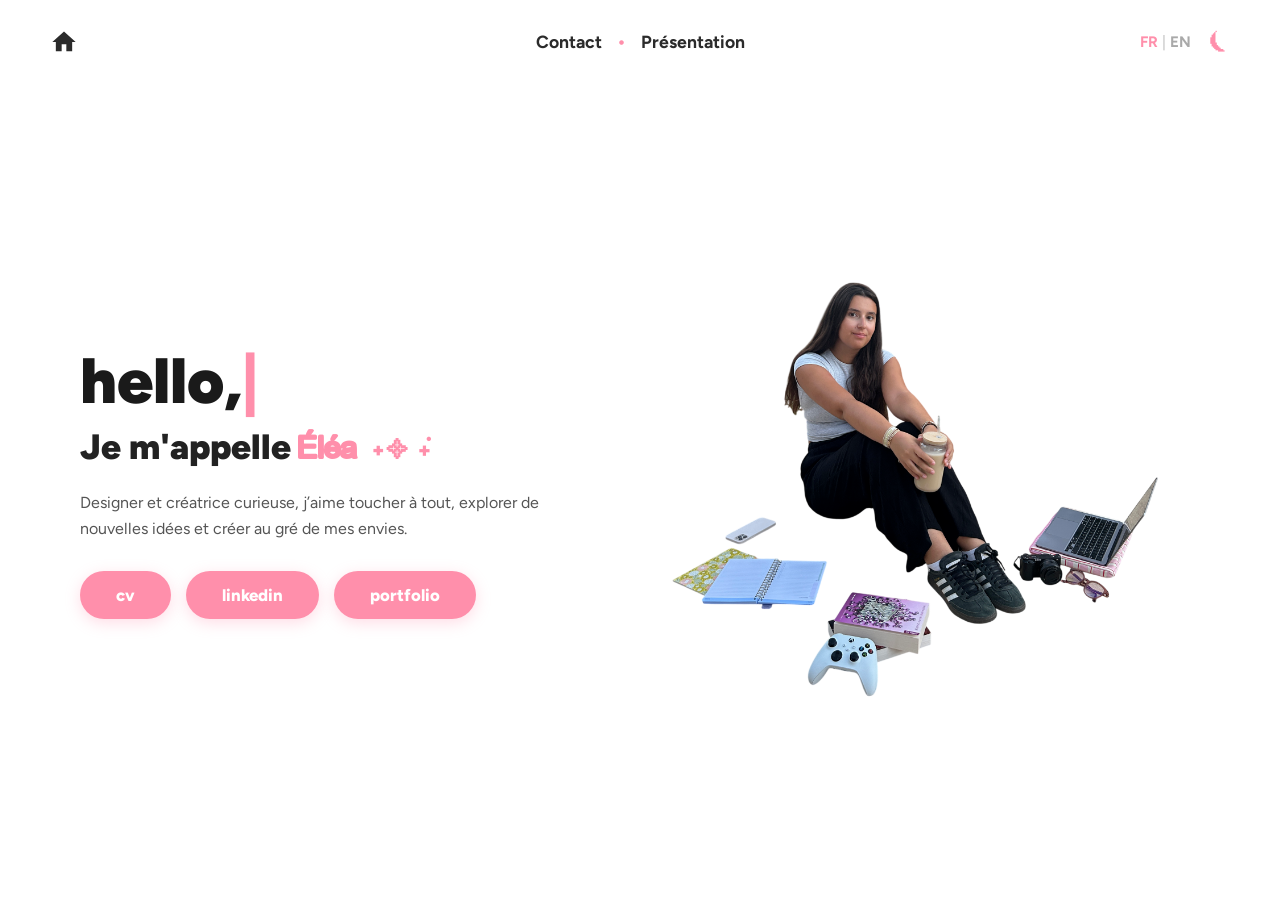
<file: index.html>
<!DOCTYPE html>
<html lang="fr">
<head>
    <meta charset="UTF-8">
    <meta name="viewport" content="width=device-width, initial-scale=1.0">
    <title data-fr="Portfolio - Éléa" data-en="Portfolio - Éléa">Portfolio - Éléa</title>
    <link rel="icon" type="image/png" href="src/favicon.png">
    <!-- Import des polices Google Fonts : Figtree & Montserrat (incluant Black 900) -->
    <link rel="preconnect" href="https://fonts.googleapis.com">
    <link rel="preconnect" href="https://fonts.gstatic.com" crossorigin>
    <link href="https://fonts.googleapis.com/css2?family=Figtree:wght@700;800;900&family=Montserrat:wght@400;700;900&display=swap" rel="stylesheet">
    <link rel="stylesheet" href="style.css">
</head>
<body>

    <!-- Header -->
    <header class="navbar">
        <a href="index.html" class="home-icon" aria-label="Accueil" data-aria-fr="Accueil" data-aria-en="Home">
            <svg viewBox="0 0 24 24" fill="currentColor" aria-hidden="true">
                <path d="M10 20v-6h4v6h5v-8h3L12 3 2 12h3v8z"/>
            </svg>
        </a>

        <!-- Bouton menu déroulant (visible uniquement sur mobile) -->
        <button id="mobile-menu-toggle" class="mobile-menu-btn" aria-label="Ouvrir le menu" data-aria-fr="Ouvrir le menu" data-aria-en="Open menu" aria-expanded="false" aria-controls="mobile-dropdown">
            <span class="burger-lines" aria-hidden="true"></span>
        </button>

        <!-- Navigation & contrôles (bureau : alignés horizontalement | mobile : menu déroulant) -->
        <div id="mobile-dropdown" class="nav-panel">
            <nav class="nav-links" aria-label="Navigation principale">
                <a href="contact.html" data-fr="Contact" data-en="Contact">Contact</a>
                <span class="nav-dot" aria-hidden="true">•</span>
                <a href="presentation.html" data-fr="Présentation" data-en="About">Présentation</a>
            </nav>

            <div class="nav-controls">
                <button type="button" id="lang-toggle" class="control-btn" aria-label="Changer de langue" data-aria-fr="Changer de langue" data-aria-en="Switch language">
                    <span id="lang-fr" class="lang-option active">FR</span>
                    <span class="lang-divider" aria-hidden="true">|</span>
                    <span id="lang-en" class="lang-option">EN</span>
                </button>
                <button type="button" id="theme-toggle" class="control-btn theme-icon" aria-label="Changer de thème" data-aria-fr="Changer de thème" data-aria-en="Switch theme">⏾</button>
            </div>
        </div>
    </header>

    <!-- Contenu Principal -->
    <main class="hero">
        <div class="hero-text">
            <h1 class="greeting-container">
                <span id="typewriter"></span><span class="cursor">|</span>
            </h1>
            <h2 class="sub-greeting">
                <span id="intro-text" data-fr="Je m'appelle" data-en="My name is">Je m'appelle</span> <span class="highlight-name">Éléa</span> <span class="sparkle-symbol">˖᯽ ݁˖</span>
            </h2>
            
            <p class="description" id="hero-desc" data-fr="Designer et créatrice curieuse, j’aime toucher à tout, explorer de nouvelles idées et créer au gré de mes envies." data-en="Curious designer and builder, I love trying new things, exploring fresh ideas, and creating whatever sparks my imagination.">
                Designer et créatrice curieuse, j’aime toucher à tout, explorer de nouvelles idées et créer au gré de mes envies.
            </p>

            <div class="links">
                <a href="starter.html" class="btn btn-portfolio" data-fr="cv" data-en="resume">cv</a>
                <a href="https://www.linkedin.com/in/el%C3%A9a-mayor-36355132b/" target="_blank" rel="noopener noreferrer" class="btn btn-portfolio" data-fr="linkedin" data-en="linkedin">linkedin</a>
                <a href="portfolio.html" class="btn btn-portfolio" data-fr="portfolio" data-en="portfolio">portfolio</a>
            </div>
        </div>

        <!-- Zone Image Interactive -->
        <div class="hero-image">
            <div class="interactive-container">
                <!-- Image chargée depuis le dossier src -->
                <img src="src/elea_travail.png" alt="Éléa au travail" id="heroImg">

                <!-- Hotspots avec traduction FR/EN -->
                <div class="hotspot" style="top: 10%; left: 30%; width: 45%; height: 50%;">
                    <div class="tooltip tooltip-top">
                        <span class="tooltip-arrow"></span>
                        <span class="tooltip-text" data-fr="Éléa, c'est moi !" data-en="Éléa, that's me!">Éléa, c'est moi !</span>
                    </div>
                </div>

                <div class="hotspot" style="top: 55%; left: 18%; width: 12%; height: 12%;">
                    <div class="tooltip tooltip-left">
                        <span class="tooltip-arrow"></span>
                        +33 06 41 95 78 03
                    </div>
                </div>

                <div class="hotspot" style="top: 61%; left: 10%; width: 25%; height: 22%;">
                    <div class="tooltip tooltip-top">
                        <span class="tooltip-arrow"></span>
                        <span class="tooltip-text" data-fr="Le nid de mes idées & concepts ✨" data-en="The home of my ideas & concepts ✨">Le nid de mes idées & concepts ✨</span>
                    </div>
                </div>

                <div class="hotspot" style="top: 74%; left: 30%; width: 18%; height: 22%;">
                    <div class="tooltip tooltip-bottom">
                        <span class="tooltip-arrow"></span>
                        <span class="tooltip-text" data-fr="Streamer & gamer à mes heures 🎮" data-en="Streamer & gamer in my free time 🎮">Streamer & gamer à mes heures 🎮</span>
                    </div>
                </div>

                <div class="hotspot" style="top: 67%; left: 34%; width: 22%; height: 15%;">
                    <div class="tooltip tooltip-right">
                        <span class="tooltip-arrow"></span>
                        <span class="tooltip-text" data-fr="Imagination décuplée quand j'écris et je lis 📖" data-en="Unbounded imagination when reading and writing 📖">Imagination décuplée quand j'écris et je lis 📖</span>
                    </div>
                </div>

                <div class="hotspot" style="top: 61%; left: 68%; width: 12%; height: 14%;">
                    <div class="tooltip tooltip-top">
                        <span class="tooltip-arrow"></span>
                        <span class="tooltip-text" data-fr="Action ! 📸" data-en="Action! 📸">Action ! 📸</span>
                    </div>
                </div>

                <div class="hotspot" style="top: 48%; left: 70%; width: 28%; height: 28%;">
                    <div class="tooltip tooltip-top">
                        <span class="tooltip-arrow"></span>
                        <span class="tooltip-text" data-fr="Ça bosse ici ! 💻" data-en="Hard at work here! 💻">Ça bosse ici ! 💻</span>
                    </div>
                </div>
            </div>
        </div>
    </main>

    <script>
        // --- 1. Machine à écrire ---
        const words = ["hello,", "你好,", "안녕하세요,", "hola,", "hallo,", "こんにちは,", "bonjour,"];
        let wordIndex = 0;
        let charIndex = 0;
        let isDeleting = false;
        const typewriterElement = document.getElementById("typewriter");

        function type() {
            const currentWord = words[wordIndex];
            if (isDeleting) {
                typewriterElement.textContent = currentWord.substring(0, charIndex - 1);
                charIndex--;
            } else {
                typewriterElement.textContent = currentWord.substring(0, charIndex + 1);
                charIndex++;
            }

            let typeSpeed = isDeleting ? 60 : 100;
            if (!isDeleting && charIndex === currentWord.length) {
                typeSpeed = 3000;
                isDeleting = true;
            } else if (isDeleting && charIndex === 0) {
                isDeleting = false;
                wordIndex = (wordIndex + 1) % words.length;
                typeSpeed = 400;
            }
            setTimeout(type, typeSpeed);
        }
        document.addEventListener("DOMContentLoaded", type);

        // --- 2. Éléments DOM & Traductions ---
        const langToggleBtn = document.getElementById('lang-toggle');
        const langFr = document.getElementById('lang-fr');
        const langEn = document.getElementById('lang-en');
        const themeToggleBtn = document.getElementById('theme-toggle');
        const heroImg = document.getElementById('heroImg');
        const translatableElements = document.querySelectorAll('[data-fr]');
        const ariaTranslatableElements = document.querySelectorAll('[data-aria-fr]');

        const mobileMenuBtn = document.getElementById('mobile-menu-toggle');
        const mobileDropdown = document.getElementById('mobile-dropdown');

        // --- 3. Fonctions d'application de la Langue ---
        function applyLanguage(lang) {
            langEn.classList.toggle('active', lang === 'en');
            langFr.classList.toggle('active', lang === 'fr');

            translatableElements.forEach(el => {
                const targetText = el.getAttribute(`data-${lang}`);
                if (targetText) {
                    if (el.tagName.toLowerCase() === 'title') {
                        document.title = targetText;
                    } else {
                        el.textContent = targetText;
                    }
                }
            });

            ariaTranslatableElements.forEach(el => {
                const ariaText = el.getAttribute(`data-aria-${lang}`);
                if (ariaText) el.setAttribute('aria-label', ariaText);
            });

            document.documentElement.lang = lang;
        }

        // --- 4. Fonctions d'application du Thème ---
        function applyTheme(theme) {
            if (theme === 'dark') {
                document.body.classList.add('dark-mode');
                themeToggleBtn.textContent = '☀︎';
                if (heroImg) heroImg.src = 'src/elea_travail_black.png';
            } else {
                document.body.classList.remove('dark-mode');
                themeToggleBtn.textContent = '⏾';
                if (heroImg) heroImg.src = 'src/elea_travail.png';
            }
        }

        // --- 5. Menu déroulant mobile ---
        function setMobileMenu(open) {
            if (!mobileMenuBtn || !mobileDropdown) return;
            mobileMenuBtn.setAttribute('aria-expanded', String(open));
            mobileDropdown.classList.toggle('is-open', open);
        }

        if (mobileMenuBtn && mobileDropdown) {
            mobileMenuBtn.addEventListener('click', (e) => {
                e.stopPropagation();
                const isOpen = mobileMenuBtn.getAttribute('aria-expanded') === 'true';
                setMobileMenu(!isOpen);
            });

            mobileDropdown.querySelectorAll('a').forEach(link => {
                link.addEventListener('click', () => setMobileMenu(false));
            });

            document.addEventListener('click', (e) => {
                if (!e.target.closest('.navbar')) {
                    setMobileMenu(false);
                }
            });

            document.addEventListener('keydown', (e) => {
                if (e.key === 'Escape') setMobileMenu(false);
            });

            window.addEventListener('resize', () => {
                if (window.innerWidth > 900) {
                    setMobileMenu(false);
                }
            });
        }

        // --- 6. Chargement Initial ---
        let currentLang = localStorage.getItem('site_lang') || 'fr';
        let currentTheme = localStorage.getItem('site_theme') || 'light';

        applyLanguage(currentLang);
        applyTheme(currentTheme);

        // --- 7. Événements au clic ---
        langToggleBtn.addEventListener('click', () => {
            currentLang = currentLang === 'fr' ? 'en' : 'fr';
            localStorage.setItem('site_lang', currentLang);
            applyLanguage(currentLang);
        });

        themeToggleBtn.addEventListener('click', () => {
            currentTheme = document.body.classList.contains('dark-mode') ? 'light' : 'dark';
            localStorage.setItem('site_theme', currentTheme);
            applyTheme(currentTheme);
        });
    </script>
</body>
</html>
</file>
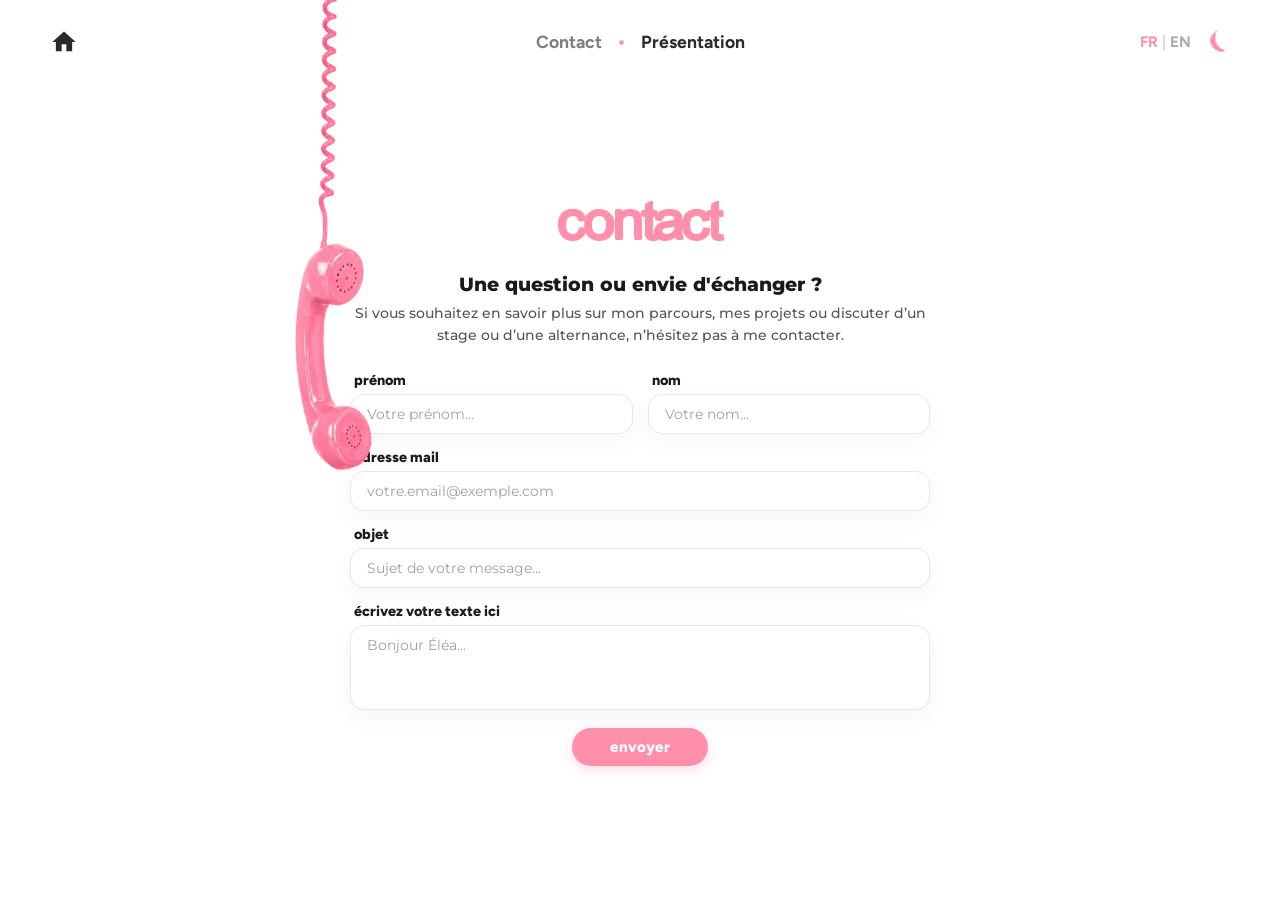
<file: contact.html>
<!DOCTYPE html>
<html lang="fr">
<head>
    <meta charset="UTF-8">
    <meta name="viewport" content="width=device-width, initial-scale=1.0">
    <title>Contact - Éléa</title>
    <link rel="icon" type="image/png" href="src/favicon.png">
    <!-- Import des polices Google Fonts : Montserrat & Figtree -->
    <link rel="preconnect" href="https://fonts.googleapis.com">
    <link rel="preconnect" href="https://fonts.gstatic.com" crossorigin>
    <link href="https://fonts.googleapis.com/css2?family=Figtree:wght@700;800;900&family=Montserrat:wght@400;500;700;900&display=swap" rel="stylesheet">
    <link rel="stylesheet" href="contact.css">
</head>
<body>

    <!-- Element Audio (Son de téléphone) -->
    <audio id="phoneAudio" src="src/telephone.mp3" preload="auto"></audio>

    <!-- Téléphone suspendu à gauche (Cliquable) -->
    <div class="phone-hanging-container" id="phoneContainer">
        <img src="src/telephone.png" alt="Téléphone Contact" id="phoneImg" class="phone-hanging-img">
    </div>

    <!-- Header -->
    <header class="navbar">
        <!-- Bouton Retour Accueil (Maison SVG) -->
        <a href="index.html" class="home-icon" aria-label="Accueil">
            <svg viewBox="0 0 24 24" fill="currentColor" aria-hidden="true">
                <path d="M10 20v-6h4v6h5v-8h3L12 3 2 12h3v8z"/>
            </svg>
        </a>

        <!-- Bouton menu déroulant (visible uniquement sur mobile) -->
        <button
            type="button"
            id="mobile-menu-toggle"
            class="mobile-menu-btn"
            aria-label="Ouvrir le menu"
            aria-expanded="false"
            aria-controls="mobile-dropdown"
        >
            <span class="burger-lines" aria-hidden="true"></span>
        </button>

        <!-- Navigation & contrôles (bureau : alignés horizontalement | mobile : menu déroulant) -->
        <div id="mobile-dropdown" class="nav-panel">
            <nav class="nav-links" aria-label="Navigation principale">
                <a href="contact.html" class="active-link" aria-current="page" data-fr="Contact" data-en="Contact">Contact</a>
                <span class="nav-dot" aria-hidden="true">•</span>
                <a href="presentation.html" data-fr="Présentation" data-en="About">Présentation</a>
            </nav>

            <!-- Contrôles : Langue & Mode Sombre -->
            <div class="nav-controls">
                <button type="button" id="lang-toggle" class="control-btn" aria-label="Changer de langue">
                    <span id="lang-fr" class="lang-option active">FR</span>
                    <span class="lang-divider" aria-hidden="true">|</span>
                    <span id="lang-en" class="lang-option">EN</span>
                </button>
                <button type="button" id="theme-toggle" class="control-btn theme-icon" aria-label="Changer de thème">⏾</button>
            </div>
        </div>
    </header>

    <!-- Contenu Principal -->
    <main class="contact-container">
        <!-- Titre principal -->
        <h1 class="page-title" data-fr="contact" data-en="contact">contact</h1>

        <!-- Texte de présentation en Montserrat -->
        <div class="contact-text">
            <p class="subtitle" data-fr="Une question ou envie d'échanger ?" data-en="A question or want to get in touch?">
                Une question ou envie d'échanger ?
            </p>
            <p class="description" data-fr="Si vous souhaitez en savoir plus sur mon parcours, mes projets ou discuter d’un stage ou d’une alternance, n’hésitez pas à me contacter." data-en="If you would like to know more about my background, my projects, or discuss an internship or work-study position, feel free to reach out.">
                Si vous souhaitez en savoir plus sur mon parcours, mes projets ou discuter d’un stage ou d’une alternance, n’hésitez pas à me contacter.
            </p>
        </div>

        <!-- Formulaire de mail -->
        <form class="contact-form" action="https://formspree.io/f/xnpjdywk" method="POST">
            <!-- Ligne Prénom / Nom alignée -->
            <div class="form-row">
                <div class="form-group">
                    <label for="firstname" data-fr="prénom" data-en="first name">prénom</label>
                    <input type="text" id="firstname" name="firstname" placeholder="Votre prénom..." required>
                </div>
                <div class="form-group">
                    <label for="lastname" data-fr="nom" data-en="last name">nom</label>
                    <input type="text" id="lastname" name="lastname" placeholder="Votre nom..." required>
                </div>
            </div>

            <div class="form-group">
                <label for="email" data-fr="adresse mail" data-en="email address">adresse mail</label>
                <input type="email" id="email" name="email" placeholder="votre.email@exemple.com" required>
            </div>

            <div class="form-group">
                <label for="subject" data-fr="objet" data-en="subject">objet</label>
                <input type="text" id="subject" name="_subject" placeholder="Sujet de votre message..." required>
            </div>

            <div class="form-group">
                <label for="message" data-fr="écrivez votre texte ici" data-en="write your text here">écrivez votre texte ici</label>
                <textarea id="message" name="message" rows="4" placeholder="Bonjour Éléa..." required></textarea>
            </div>

            <button type="submit" class="btn btn-submit" data-fr="envoyer" data-en="send">envoyer</button>
        </form>
    </main>

    <script>
        // --- DOM Elements ---
        const phoneContainer = document.getElementById('phoneContainer');
        const phoneAudio = document.getElementById('phoneAudio');
        const phoneImg = document.getElementById('phoneImg');
        const themeToggleBtn = document.getElementById('theme-toggle');
        const langToggleBtn = document.getElementById('lang-toggle');
        const langFr = document.getElementById('lang-fr');
        const langEn = document.getElementById('lang-en');

        const mobileMenuBtn = document.getElementById('mobile-menu-toggle');
        const mobileDropdown = document.getElementById('mobile-dropdown');

        // Form inputs
        const firstnameInput = document.getElementById('firstname');
        const lastnameInput = document.getElementById('lastname');
        const emailInput = document.getElementById('email');
        const subjectInput = document.getElementById('subject');
        const messageInput = document.getElementById('message');

        // --- Récupération des préférences sauvegardées ---
        function readSetting(primaryKey, legacyKey, fallback) {
            try {
                return (
                    localStorage.getItem(primaryKey) ||
                    localStorage.getItem(legacyKey) ||
                    fallback
                );
            } catch {
                return fallback;
            }
        }

        function saveSetting(primaryKey, legacyKey, value) {
            try {
                localStorage.setItem(primaryKey, value);
                localStorage.setItem(legacyKey, value);
            } catch {}
        }

        let isDarkMode = readSetting('site_theme', 'theme', 'light') === 'dark';
        let currentLang = readSetting('site_lang', 'lang', 'fr') === 'en' ? 'en' : 'fr';

        const placeholders = {
            fr: {
                firstname: "Votre prénom...",
                lastname: "Votre nom...",
                email: "votre.email@exemple.com",
                subject: "Sujet de votre message...",
                message: "Bonjour Éléa..."
            },
            en: {
                firstname: "First name...",
                lastname: "Last name...",
                email: "your.email@example.com",
                subject: "Subject of your message...",
                message: "Hello Éléa..."
            }
        };

        // --- Menu déroulant mobile ---
        function setMobileMenu(open) {
            if (!mobileMenuBtn || !mobileDropdown) return;
            mobileMenuBtn.setAttribute('aria-expanded', String(open));
            mobileMenuBtn.setAttribute(
                'aria-label',
                open
                    ? (currentLang === 'fr' ? 'Fermer le menu' : 'Close menu')
                    : (currentLang === 'fr' ? 'Ouvrir le menu' : 'Open menu')
            );
            mobileDropdown.classList.toggle('is-open', open);
        }

        if (mobileMenuBtn && mobileDropdown) {
            mobileMenuBtn.addEventListener('click', (e) => {
                e.stopPropagation();
                const isMenuOpen = mobileMenuBtn.getAttribute('aria-expanded') === 'true';
                setMobileMenu(!isMenuOpen);
            });

            mobileDropdown.querySelectorAll('a').forEach(link => {
                link.addEventListener('click', () => setMobileMenu(false));
            });

            document.addEventListener('click', (e) => {
                if (!e.target.closest('.navbar')) {
                    setMobileMenu(false);
                }
            });

            document.addEventListener('keydown', (e) => {
                if (e.key === 'Escape') setMobileMenu(false);
            });

            window.addEventListener('resize', () => {
                if (window.innerWidth > 900) {
                    setMobileMenu(false);
                }
            });
        }

        // --- Application initiale ---
        function applySavedSettings() {
            // Appliquer Thème
            if (isDarkMode) {
                document.body.classList.add('dark-mode');
                themeToggleBtn.textContent = '☀︎';
                if (phoneImg) phoneImg.src = 'src/telephone_black.png';
            } else {
                document.body.classList.remove('dark-mode');
                themeToggleBtn.textContent = '⏾';
                if (phoneImg) phoneImg.src = 'src/telephone.png';
            }

            // Appliquer Langue
            langEn.classList.toggle('active', currentLang === 'en');
            langFr.classList.toggle('active', currentLang === 'fr');
            translatePage();
        }

        // --- Traduction de la page ---
        function translatePage() {
            document.documentElement.lang = currentLang;

            document.querySelectorAll('[data-fr]').forEach(el => {
                const translation = el.getAttribute(`data-${currentLang}`);
                if (translation) {
                    if (el.children.length === 0) {
                        el.textContent = translation;
                    } else {
                        const firstText = Array.from(el.childNodes).find(node => node.nodeType === Node.TEXT_NODE);
                        if (firstText) firstText.nodeValue = translation;
                    }
                }
            });

            // Update placeholders
            if (firstnameInput) firstnameInput.placeholder = placeholders[currentLang].firstname;
            if (lastnameInput) lastnameInput.placeholder = placeholders[currentLang].lastname;
            if (emailInput) emailInput.placeholder = placeholders[currentLang].email;
            if (subjectInput) subjectInput.placeholder = placeholders[currentLang].subject;
            if (messageInput) messageInput.placeholder = placeholders[currentLang].message;
        }

        // --- Audio Téléphone ---
        if (phoneAudio) phoneAudio.volume = 0.25;

        if (phoneContainer && phoneAudio) {
            phoneContainer.addEventListener('click', () => {
                phoneAudio.currentTime = 0;
                phoneAudio.play();
            });
        }

        // --- Switch Thème & Sauvegarde ---
        themeToggleBtn.addEventListener('click', () => {
            isDarkMode = !isDarkMode;
            document.body.classList.toggle('dark-mode', isDarkMode);
            themeToggleBtn.textContent = isDarkMode ? '☀︎' : '⏾';
            saveSetting('site_theme', 'theme', isDarkMode ? 'dark' : 'light');

            if (phoneImg) {
                phoneImg.src = isDarkMode ? 'src/telephone_black.png' : 'src/telephone.png';
            }
        });

        // --- Switch Langue & Sauvegarde ---
        langToggleBtn.addEventListener('click', () => {
            currentLang = currentLang === 'fr' ? 'en' : 'fr';
            saveSetting('site_lang', 'lang', currentLang);

            langEn.classList.toggle('active', currentLang === 'en');
            langFr.classList.toggle('active', currentLang === 'fr');

            translatePage();
        });

        // Initialiser au chargement
        applySavedSettings();
    </script>
</body>
</html>
</file>
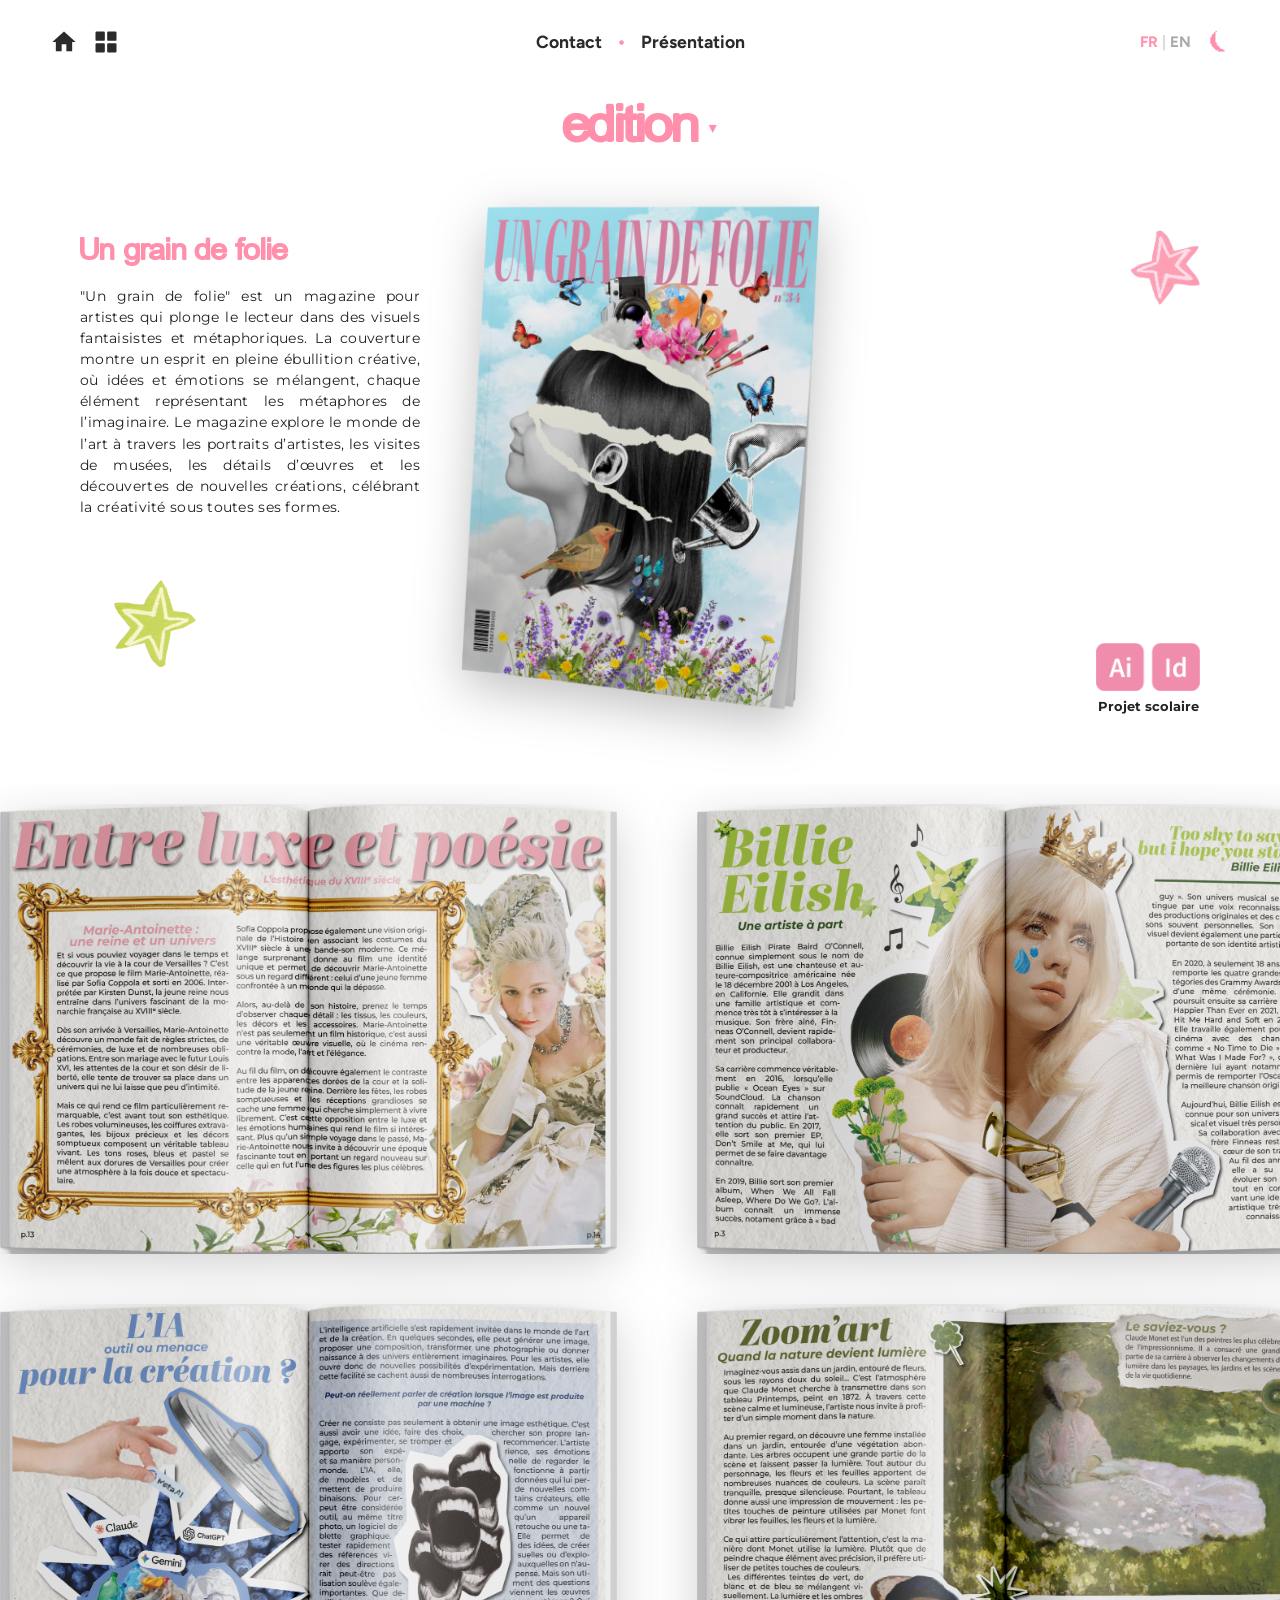
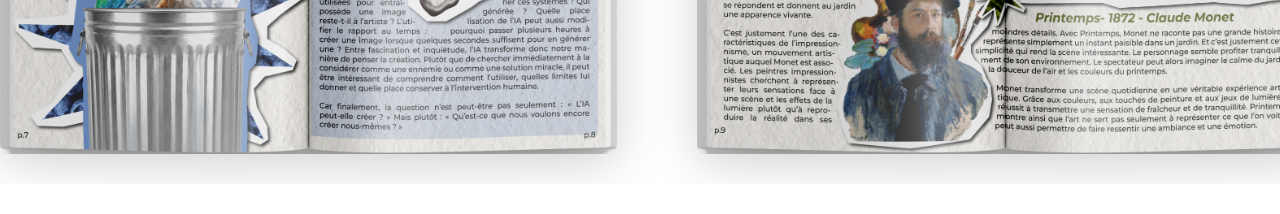
<file: edition.html>
<!DOCTYPE html>
<html lang="fr">
<head>
    <meta charset="UTF-8">
    <meta name="viewport" content="width=device-width, initial-scale=1.0">
    <title>Édition - Portfolio Éléa</title>
    <link rel="icon" type="image/png" href="src/favicon.png">
    <!-- Polices Google Fonts : Montserrat & Figtree -->
    <link rel="preconnect" href="https://fonts.googleapis.com">
    <link rel="preconnect" href="https://fonts.gstatic.com" crossorigin>
    <link href="https://fonts.googleapis.com/css2?family=Figtree:wght@700;800;900&family=Montserrat:wght@300;400;600;700;900&display=swap" rel="stylesheet">
    <link rel="stylesheet" href="edition.css">
</head>
<body>

    <!-- Header -->
    <header class="navbar">
        <div class="nav-icons">
            <!-- Icône Maison (Accueil) -->
            <a href="index.html" class="home-icon" aria-label="Accueil">
                <svg viewBox="0 0 24 24" fill="currentColor" aria-hidden="true">
                    <path d="M10 20v-6h4v6h5v-8h3L12 3 2 12h3v8z"/>
                </svg>
            </a>

            <!-- Icône Portfolio (Grille) -->
            <a href="portfolio.html" class="home-icon" aria-label="Portfolio">
                <svg viewBox="0 0 24 24" fill="currentColor" aria-hidden="true">
                    <path d="M4 11h6a1 1 0 0 0 1-1V4a1 1 0 0 0-1-1H4a1 1 0 0 0-1 1v6a1 1 0 0 0 1 1zm10 0h6a1 1 0 0 0 1-1V4a1 1 0 0 0-1-1h-6a1 1 0 0 0-1 1v6a1 1 0 0 0 1 1zM4 21h6a1 1 0 0 0 1-1v-6a1 1 0 0 0-1-1H4a1 1 0 0 0-1 1v6a1 1 0 0 0 1 1zm10 0h6a1 1 0 0 0 1-1v-6a1 1 0 0 0-1-1h-6a1 1 0 0 0-1 1v6a1 1 0 0 0 1 1z"/>
                </svg>
            </a>
        </div>

        <!-- Bouton menu déroulant (visible uniquement sur mobile) -->
        <button
            type="button"
            id="mobile-menu-toggle"
            class="mobile-menu-btn"
            aria-label="Ouvrir le menu"
            aria-expanded="false"
            aria-controls="mobile-dropdown"
        >
            <span class="burger-lines" aria-hidden="true"></span>
        </button>

        <!-- Navigation & contrôles (bureau : alignés horizontalement | mobile : menu déroulant) -->
        <div id="mobile-dropdown" class="nav-panel">
            <nav class="nav-links" aria-label="Navigation principale">
                <a href="contact.html" data-fr="Contact" data-en="Contact">Contact</a>
                <span class="nav-dot" aria-hidden="true">•</span>
                <a href="presentation.html" data-fr="Présentation" data-en="About">Présentation</a>
            </nav>

            <div class="nav-controls">
                <button type="button" id="lang-toggle" class="control-btn" aria-label="Changer de langue">
                    <span id="lang-fr" class="lang-option active">FR</span>
                    <span class="lang-divider" aria-hidden="true">|</span>
                    <span id="lang-en" class="lang-option">EN</span>
                </button>
                <button type="button" id="theme-toggle" class="control-btn theme-icon" aria-label="Changer de thème">⏾</button>
            </div>
        </div>
    </header>

    <!-- Titre déroulant -->
    <div class="edition-title-container" id="editionTitleDropdown">
        <button
            type="button"
            class="dropdown-header"
            id="dropdownToggle"
            aria-expanded="false"
            aria-controls="dropdownMenu"
        >
            <h1 class="page-title">edition</h1>
            <span class="arrow-icon" aria-hidden="true">▼</span>
        </button>
        
        <ul class="dropdown-menu" id="dropdownMenu">
            <li><a href="#grain-de-folie">UN GRAIN DE FOLIE</a></li>
        </ul>
    </div>

    <!-- PROJET 1 : UN GRAIN DE FOLIE -->
    <section class="project-section last-section" id="grain-de-folie">
        <div class="project-layout">
            <div class="col-left">
                <h2 class="project-title">Un grain de folie</h2>
                <p class="project-description" 
                   data-fr='"Un grain de folie" est un magazine pour artistes qui plonge le lecteur dans des visuels fantaisistes et métaphoriques. La couverture montre un esprit en pleine ébullition créative, où idées et émotions se mélangent, chaque élément représentant les métaphores de l’imaginaire. Le magazine explore le monde de l’art à travers les portraits d’artistes, les visites de musées, les détails d’œuvres et les découvertes de nouvelles créations, célébrant la créativité sous toutes ses formes.' 
                   data-en='"Un grain de folie" is an artists’ magazine that immerses the reader in whimsical and metaphorical visuals. The cover depicts a mind brimming with creative energy, where ideas and emotions intertwine, with each element representing metaphors of the imagination. The magazine explores the art world through artist portraits, museum visits, close-up details of artworks, and discoveries of new creations, celebrating creativity in all its forms.'>
                    "Un grain de folie" est un magazine pour artistes qui plonge le lecteur dans des visuels fantaisistes et métaphoriques. La couverture montre un esprit en pleine ébullition créative, où idées et émotions se mélangent, chaque élément représentant les métaphores de l’imaginaire. Le magazine explore le monde de l’art à travers les portraits d’artistes, les visites de musées, les détails d’œuvres et les découvertes de nouvelles créations, célébrant la créativité sous toutes ses formes.
                </p>
                <div class="stars-left-container">
                    <img src="src/etoiles_combinees.png" alt="Étoiles" id="starsLeftImg1" class="star-gif-combined">
                </div>
            </div>

            <div class="col-center">
                <img src="src/grain_de_folie_cover.png" alt="Couverture Un grain de folie" class="magazine-cover">
            </div>

            <div class="col-right">
                <div class="star-top">
                    <img src="src/etoile_contour.png" alt="Étoile contour" id="starTopImg1" class="star-gif-top">
                </div>
                
                <div class="project-info">
                    <div class="software-tags">
                        <img src="src/adobe_rose.png" alt="Logiciels Adobe" id="adobeIconsImg1" class="adobe-icons-img">
                    </div>
                    <span class="project-type" data-fr="Projet scolaire" data-en="School project">Projet scolaire</span>
                </div>
            </div>
        </div>

        <!-- Défilés de doubles pages (.png) -->
        <div class="carousel-container">
            <!-- Ligne 1 : Gauche à Droite -->
            <div class="carousel-track marquee-left-to-right">
                <div class="carousel-slide"><img src="src/UGDF_page1.png" alt="Double page 1"></div>
                <div class="carousel-slide"><img src="src/UGDF_page2.png" alt="Double page 2"></div>
                <div class="carousel-slide"><img src="src/UGDF_page3.png" alt="Double page 3"></div>
                <!-- Doublons pour la boucle infinie -->
                <div class="carousel-slide"><img src="src/UGDF_page1.png" alt="Double page 1"></div>
                <div class="carousel-slide"><img src="src/UGDF_page2.png" alt="Double page 2"></div>
                <div class="carousel-slide"><img src="src/UGDF_page3.png" alt="Double page 3"></div>
            </div>

            <!-- Ligne 2 : Droite à Gauche -->
            <div class="carousel-track marquee-right-to-left">
                <div class="carousel-slide"><img src="src/UGDF_page4.png" alt="Double page 4"></div>
                <div class="carousel-slide"><img src="src/UGDF_page5.png" alt="Double page 5"></div>
                <div class="carousel-slide"><img src="src/UGDF_page6.png" alt="Double page 6"></div>
                <!-- Doublons pour la boucle infinie -->
                <div class="carousel-slide"><img src="src/UGDF_page4.png" alt="Double page 4"></div>
                <div class="carousel-slide"><img src="src/UGDF_page5.png" alt="Double page 5"></div>
                <div class="carousel-slide"><img src="src/UGDF_page6.png" alt="Double page 6"></div>
            </div>
        </div>
    </section>

    <script>
        // --- 1. Menu Déroulant du titre "edition" ---
        const dropdownToggle = document.getElementById('dropdownToggle');
        const dropdownMenu = document.getElementById('dropdownMenu');

        function setTitleDropdown(open) {
            dropdownToggle.classList.toggle('active', open);
            dropdownToggle.setAttribute('aria-expanded', String(open));
            dropdownMenu.classList.toggle('open', open);
        }

        dropdownToggle.addEventListener('click', (e) => {
            e.stopPropagation();
            const isOpen = dropdownMenu.classList.contains('open');
            setTitleDropdown(!isOpen);
        });

        dropdownMenu.querySelectorAll('a').forEach(link => {
            link.addEventListener('click', () => setTitleDropdown(false));
        });

        // --- 2. Menu Déroulant Mobile (Navbar) ---
        const mobileMenuBtn = document.getElementById('mobile-menu-toggle');
        const mobileDropdown = document.getElementById('mobile-dropdown');

        function setMobileMenu(open) {
            if (!mobileMenuBtn || !mobileDropdown) return;
            mobileMenuBtn.setAttribute('aria-expanded', String(open));
            mobileDropdown.classList.toggle('is-open', open);
        }

        if (mobileMenuBtn && mobileDropdown) {
            mobileMenuBtn.addEventListener('click', (e) => {
                e.stopPropagation();
                const isOpen = mobileMenuBtn.getAttribute('aria-expanded') === 'true';
                setMobileMenu(!isOpen);
            });

            mobileDropdown.querySelectorAll('a').forEach(link => {
                link.addEventListener('click', () => setMobileMenu(false));
            });
        }

        document.addEventListener('click', (e) => {
            if (!e.target.closest('.navbar')) {
                setMobileMenu(false);
            }
            if (!e.target.closest('#editionTitleDropdown')) {
                setTitleDropdown(false);
            }
        });

        document.addEventListener('keydown', (e) => {
            if (e.key === 'Escape') {
                setMobileMenu(false);
                setTitleDropdown(false);
            }
        });

        window.addEventListener('resize', () => {
            if (window.innerWidth > 900) {
                setMobileMenu(false);
            }
        });

        // --- 3. Synchronisation Langue & Mode Sombre ---
        const langToggleBtn = document.getElementById('lang-toggle');
        const langFr = document.getElementById('lang-fr');
        const langEn = document.getElementById('lang-en');
        const themeToggleBtn = document.getElementById('theme-toggle');
        const translatableElements = document.querySelectorAll('[data-fr]');

        function applyLanguage(lang) {
            document.documentElement.lang = lang;
            langEn.classList.toggle('active', lang === 'en');
            langFr.classList.toggle('active', lang === 'fr');
            translatableElements.forEach(el => {
                el.textContent = el.getAttribute(`data-${lang}`);
            });
        }

        function applyTheme(theme) {
            const isDark = theme === 'dark';
            document.body.classList.toggle('dark-mode', isDark);
            themeToggleBtn.textContent = isDark ? '☀︎' : '⏾';

            // Mise à jour des icônes Adobe en fonction du thème
            const adobeIcons = document.querySelectorAll('.adobe-icons-img');
            adobeIcons.forEach(img => {
                img.src = isDark ? 'src/adobe_jaune.png' : 'src/adobe_rose.png';
            });
        }

        let currentLang = localStorage.getItem('site_lang') || 'fr';
        let currentTheme = localStorage.getItem('site_theme') || 'light';

        applyLanguage(currentLang);
        applyTheme(currentTheme);

        langToggleBtn.addEventListener('click', () => {
            currentLang = currentLang === 'fr' ? 'en' : 'fr';
            localStorage.setItem('site_lang', currentLang);
            applyLanguage(currentLang);
        });

        themeToggleBtn.addEventListener('click', () => {
            currentTheme = document.body.classList.contains('dark-mode') ? 'light' : 'dark';
            localStorage.setItem('site_theme', currentTheme);
            applyTheme(currentTheme);
        });
    </script>
</body>
</html>
</file>
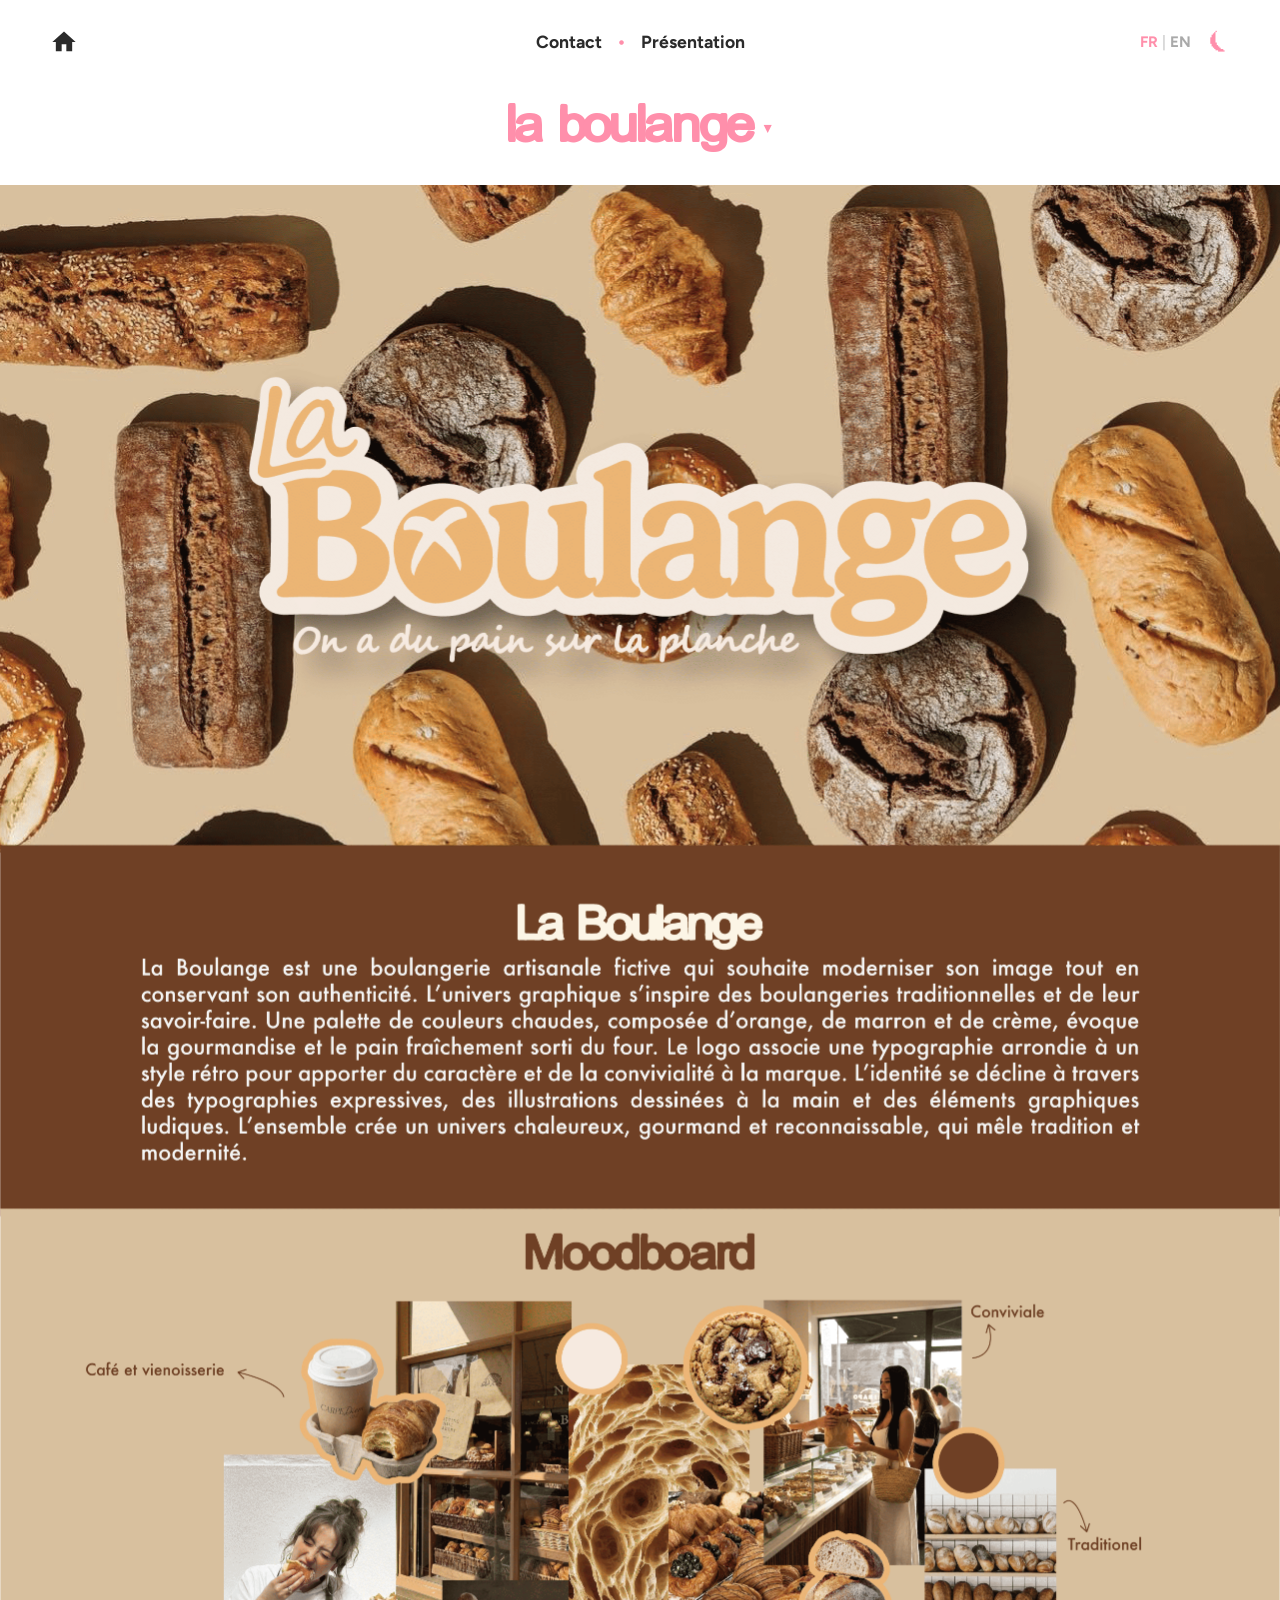
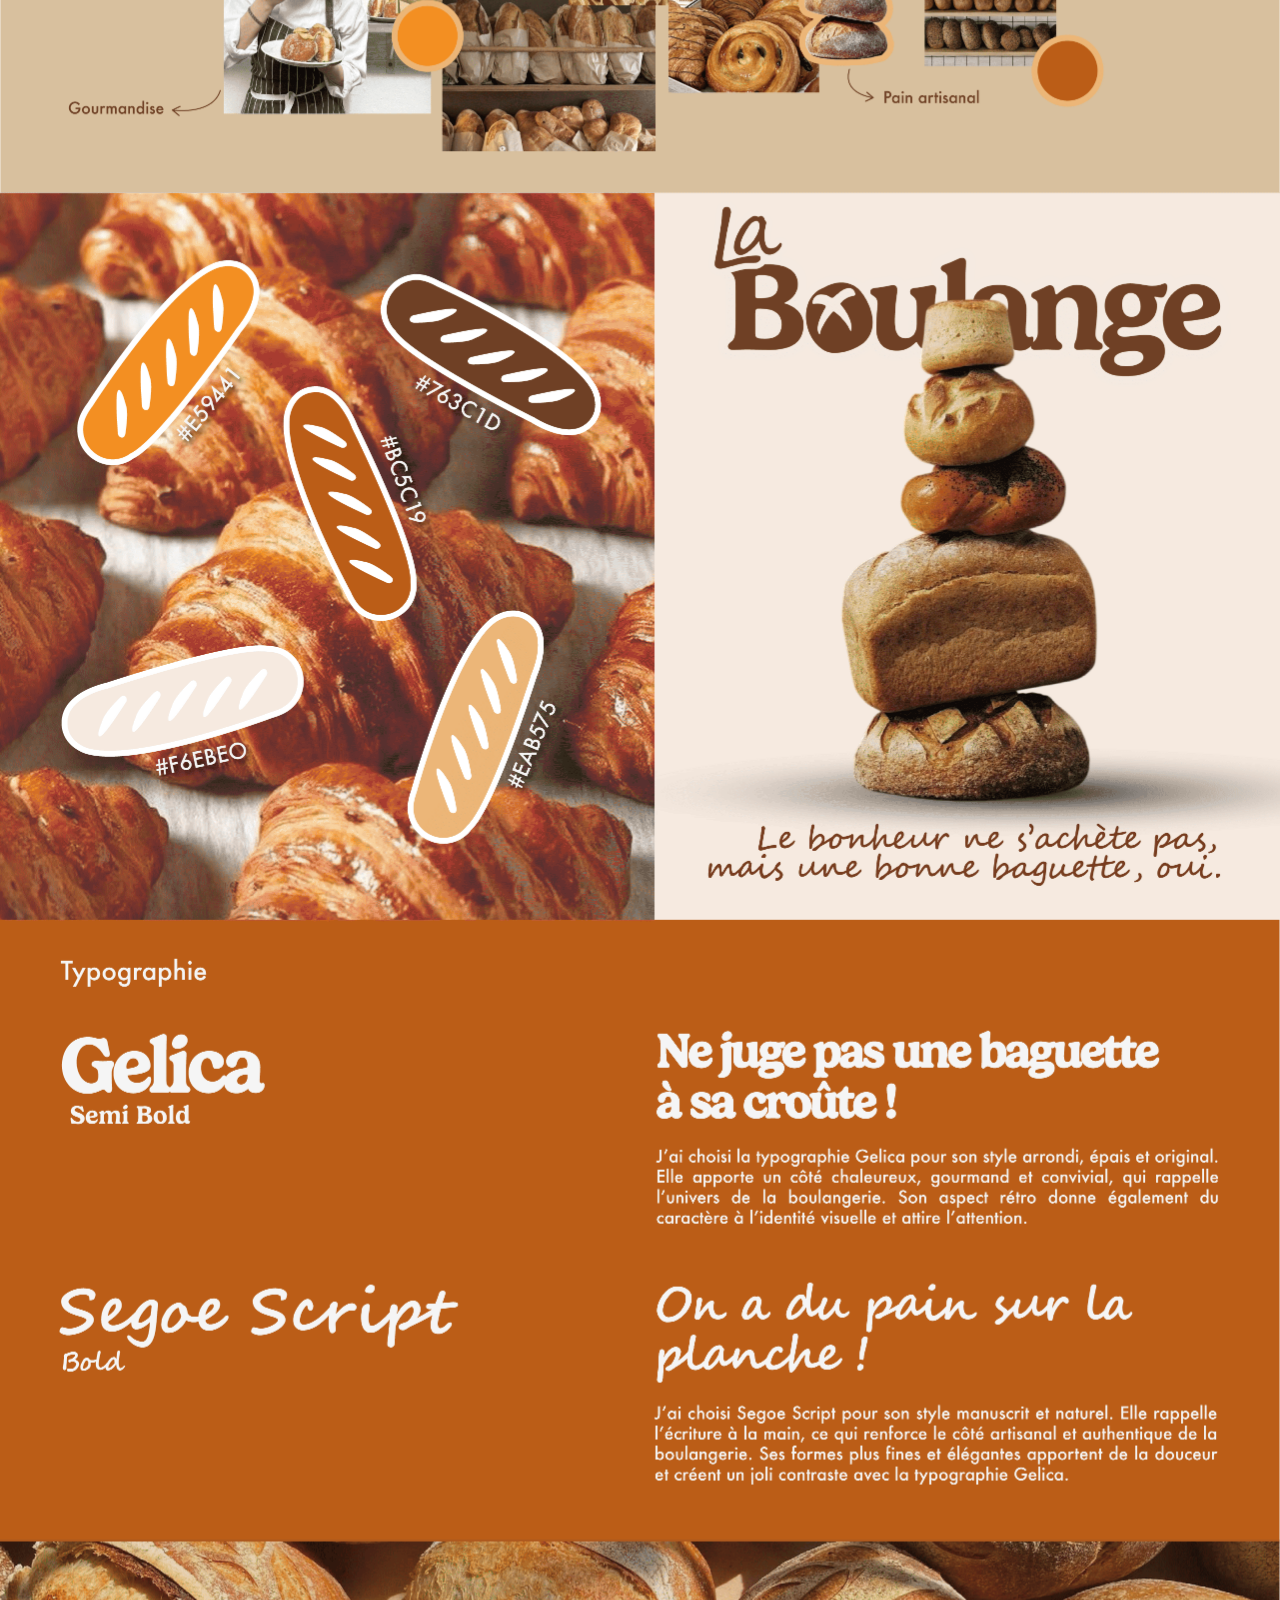
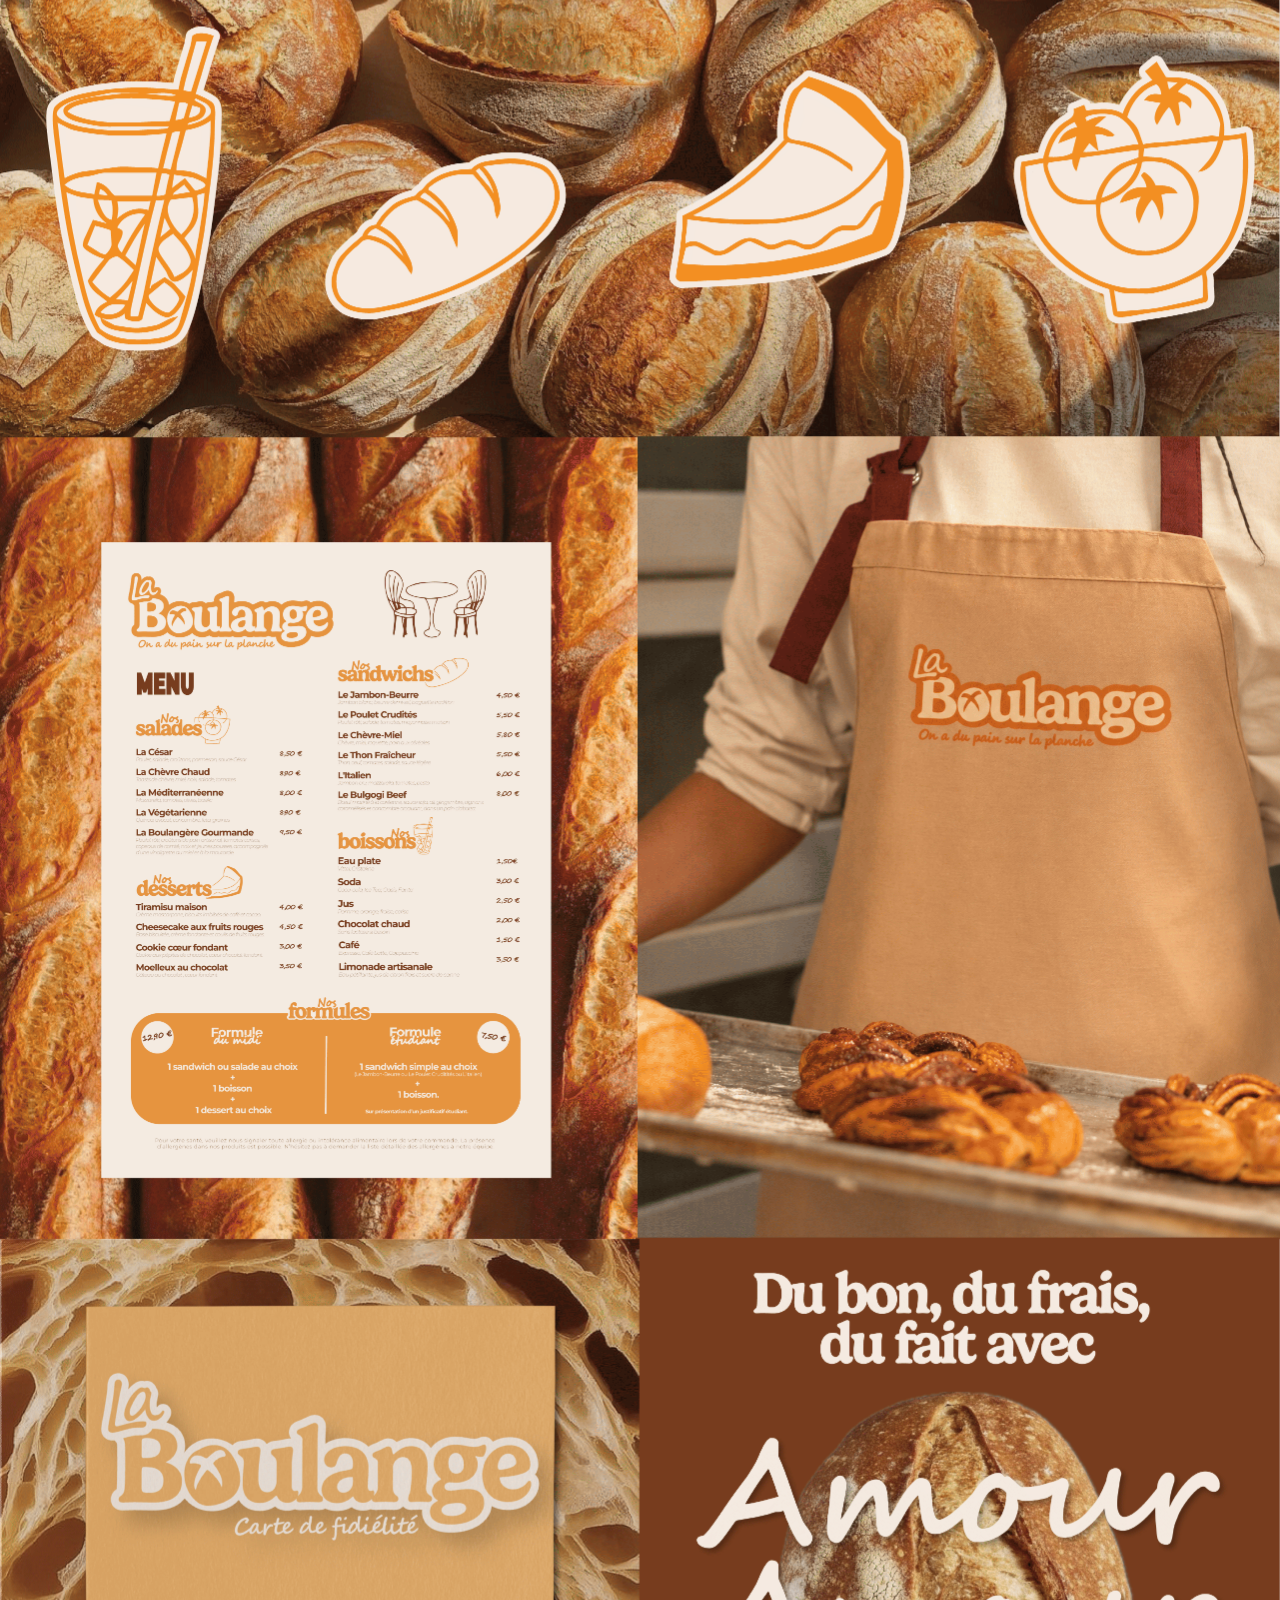
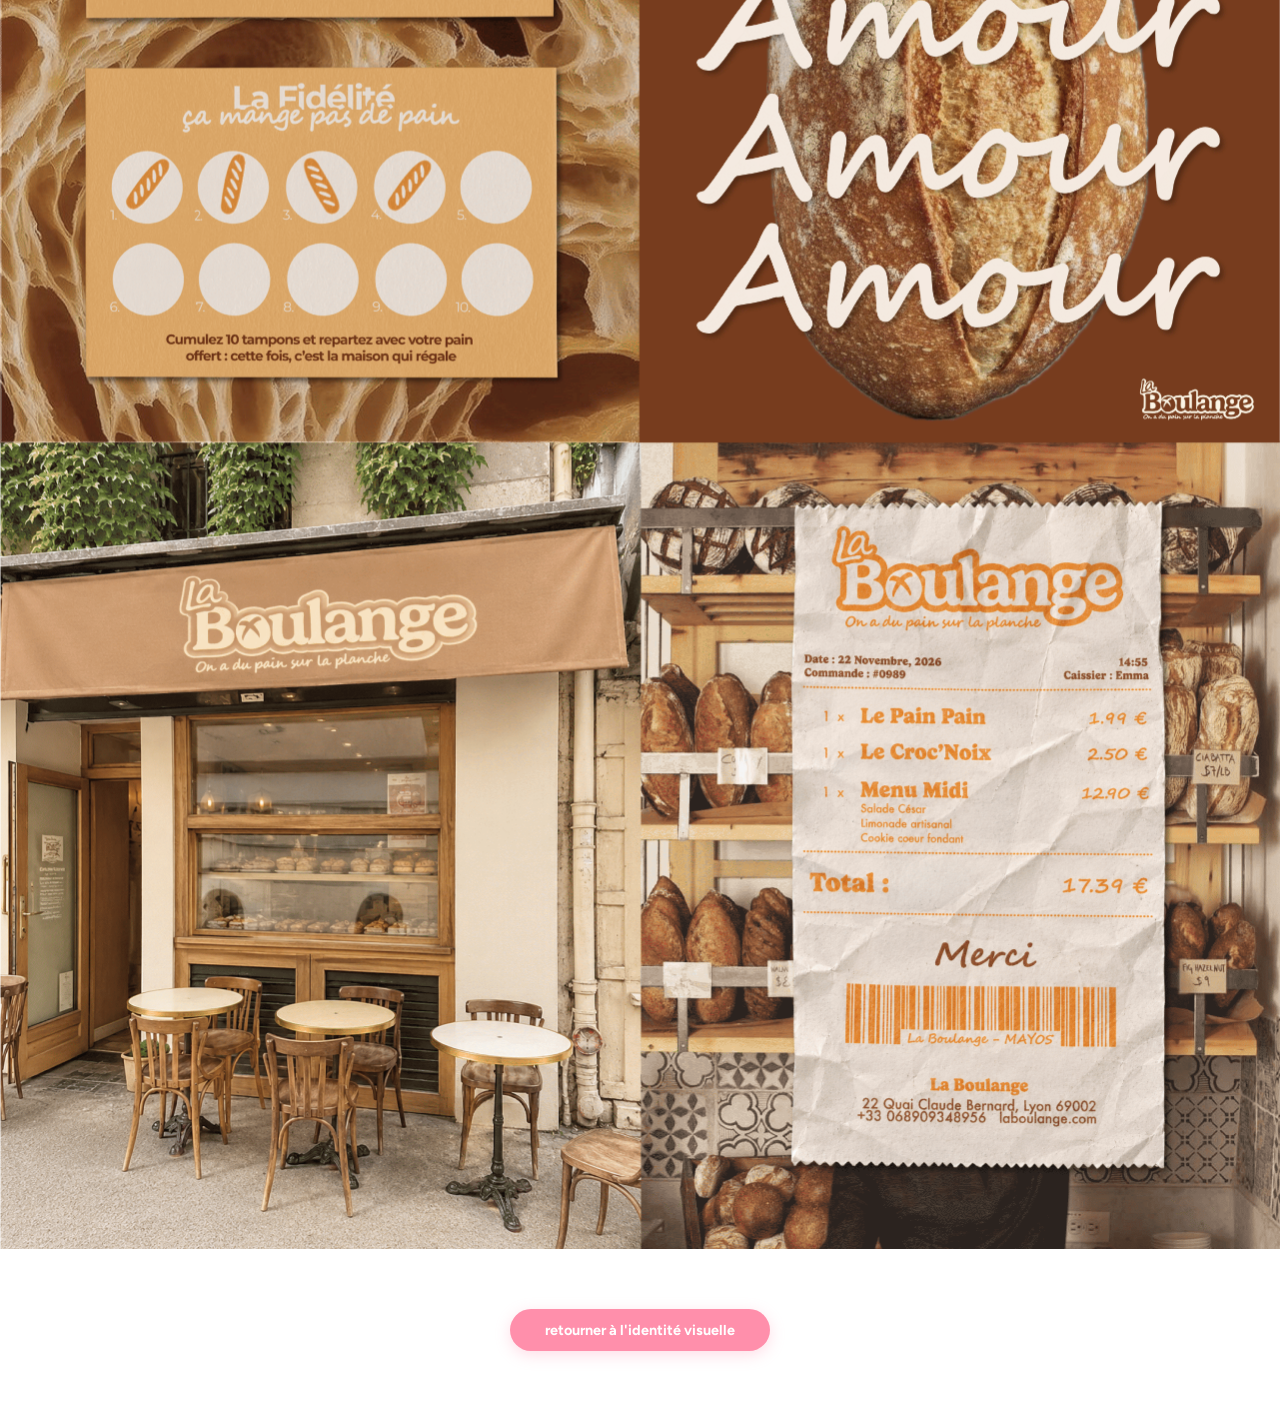
<file: identite1.html>
<!DOCTYPE html>
<html lang="fr">
<head>
    <meta charset="UTF-8">
    <meta name="viewport" content="width=device-width, initial-scale=1.0">
    <title>la boulange - Portfolio Éléa</title>
    <link rel="icon" type="image/png" href="src/favicon.png">
    <!-- Polices Google Fonts : Montserrat & Figtree -->
    <link rel="preconnect" href="https://fonts.googleapis.com">
    <link rel="preconnect" href="https://fonts.gstatic.com" crossorigin>
    <link href="https://fonts.googleapis.com/css2?family=Figtree:wght@700;800;900&family=Montserrat:wght@300;400;600;700;900&display=swap" rel="stylesheet">
    <link rel="stylesheet" href="identite1.css">
</head>
<body>

    <!-- Header -->
    <header class="navbar">
        <a href="portfolio.html" class="home-icon" aria-label="Retour au portfolio">
            <svg viewBox="0 0 24 24" fill="currentColor" aria-hidden="true">
                <path d="M10 20v-6h4v6h5v-8h3L12 3 2 12h3v8z"/>
            </svg>
        </a>

        <!-- Bouton menu déroulant à droite (visible uniquement sur mobile) -->
        <button
            type="button"
            id="mobile-menu-toggle"
            class="mobile-menu-btn"
            aria-label="Ouvrir le menu"
            aria-expanded="false"
            aria-controls="mobile-dropdown"
        >
            <span class="burger-lines" aria-hidden="true"></span>
        </button>

        <!-- Navigation & contrôles (bureau : alignés horizontalement | mobile : menu déroulant à droite) -->
        <div id="mobile-dropdown" class="nav-panel">
            <nav class="nav-links" aria-label="Navigation principale">
                <a href="contact.html" data-fr="Contact" data-en="Contact">Contact</a>
                <span class="nav-dot" aria-hidden="true">•</span>
                <a href="presentation.html" data-fr="Présentation" data-en="About">Présentation</a>
            </nav>

            <div class="nav-controls">
                <button type="button" id="lang-toggle" class="control-btn" aria-label="Changer de langue">
                    <span id="lang-fr" class="lang-option active">FR</span>
                    <span class="lang-divider" aria-hidden="true">|</span>
                    <span id="lang-en" class="lang-option">EN</span>
                </button>
                <button type="button" id="theme-toggle" class="control-btn theme-icon" aria-label="Changer de thème">⏾</button>
            </div>
        </div>
    </header>

    <!-- Titre déroulant "la boulange" avec flèche -->
    <div class="edition-title-container" id="titleDropdownContainer">
        <button
            type="button"
            class="dropdown-header"
            id="dropdownToggle"
            aria-expanded="false"
            aria-controls="dropdownMenu"
        >
            <h1 class="page-title">la boulange</h1>
            <span class="arrow-icon" aria-hidden="true">▼</span>
        </button>
        
        <ul class="dropdown-menu" id="dropdownMenu">
            <li><a href="identitevisuelle.html" data-fr="Retour Identité visuelle" data-en="Back to Visual Identity">Retour Identité visuelle</a></li>
        </ul>
    </div>

    <!-- Contenu Pleine Largeur pour l'image de montage -->
    <main class="project-fullscreen-content">
        <div class="montage-container">
            <!-- Image de montage chargée depuis le dossier src -->
            <img src="src/montage_boulange.png" alt="Montage La Boulange" class="montage-image" onerror="this.src='https://via.placeholder.com/1920x3000/ff8fab/ffffff?text=Image+de+montage+La+Boulange'">
        </div>

        <!-- Bouton Retour -->
        <div class="back-button-container">
            <a href="identitevisuelle.html" class="back-btn" data-fr="retourner à l'identité visuelle" data-en="back to visual identity">retourner à l'identité visuelle</a>
        </div>
    </main>

    <script>
        // --- 1. Menu Déroulant du titre ---
        const dropdownToggle = document.getElementById('dropdownToggle');
        const dropdownMenu = document.getElementById('dropdownMenu');

        function setTitleDropdown(open) {
            dropdownToggle.classList.toggle('active', open);
            dropdownToggle.setAttribute('aria-expanded', String(open));
            dropdownMenu.classList.toggle('open', open);
        }

        dropdownToggle.addEventListener('click', (e) => {
            e.stopPropagation();
            const isOpen = dropdownMenu.classList.contains('open');
            setTitleDropdown(!isOpen);
        });

        dropdownMenu.querySelectorAll('a').forEach(link => {
            link.addEventListener('click', () => setTitleDropdown(false));
        });

        // --- 2. Menu Déroulant Mobile (Navbar) ---
        const mobileMenuBtn = document.getElementById('mobile-menu-toggle');
        const mobileDropdown = document.getElementById('mobile-dropdown');

        function setMobileMenu(open) {
            if (!mobileMenuBtn || !mobileDropdown) return;
            mobileMenuBtn.setAttribute('aria-expanded', String(open));
            mobileDropdown.classList.toggle('is-open', open);
        }

        if (mobileMenuBtn && mobileDropdown) {
            mobileMenuBtn.addEventListener('click', (e) => {
                e.stopPropagation();
                const isOpen = mobileMenuBtn.getAttribute('aria-expanded') === 'true';
                setMobileMenu(!isOpen);
            });

            mobileDropdown.querySelectorAll('a').forEach(link => {
                link.addEventListener('click', () => setMobileMenu(false));
            });
        }

        document.addEventListener('click', (e) => {
            if (!e.target.closest('.navbar')) {
                setMobileMenu(false);
            }
            if (!e.target.closest('#titleDropdownContainer')) {
                setTitleDropdown(false);
            }
        });

        document.addEventListener('keydown', (e) => {
            if (e.key === 'Escape') {
                setMobileMenu(false);
                setTitleDropdown(false);
            }
        });

        window.addEventListener('resize', () => {
            if (window.innerWidth > 900) {
                setMobileMenu(false);
            }
        });

        // --- 3. Synchronisation Langue & Mode Sombre ---
        const langToggleBtn = document.getElementById('lang-toggle');
        const langFr = document.getElementById('lang-fr');
        const langEn = document.getElementById('lang-en');
        const themeToggleBtn = document.getElementById('theme-toggle');
        const translatableElements = document.querySelectorAll('[data-fr]');

        function applyLanguage(lang) {
            document.documentElement.lang = lang;
            langEn.classList.toggle('active', lang === 'en');
            langFr.classList.toggle('active', lang === 'fr');
            translatableElements.forEach(el => {
                const translation = el.getAttribute(`data-${lang}`);
                if (translation) {
                    el.textContent = translation;
                }
            });
        }

        function applyTheme(theme) {
            const isDark = theme === 'dark';
            document.body.classList.toggle('dark-mode', isDark);
            themeToggleBtn.textContent = isDark ? '☀︎' : '⏾';
        }

        let currentLang = localStorage.getItem('site_lang') || 'fr';
        let currentTheme = localStorage.getItem('site_theme') || 'light';

        applyLanguage(currentLang);
        applyTheme(currentTheme);

        langToggleBtn.addEventListener('click', () => {
            currentLang = currentLang === 'fr' ? 'en' : 'fr';
            localStorage.setItem('site_lang', currentLang);
            applyLanguage(currentLang);
        });

        themeToggleBtn.addEventListener('click', () => {
            currentTheme = document.body.classList.contains('dark-mode') ? 'light' : 'dark';
            localStorage.setItem('site_theme', currentTheme);
            applyTheme(currentTheme);
        });
    </script>
</body>
</html>
</file>
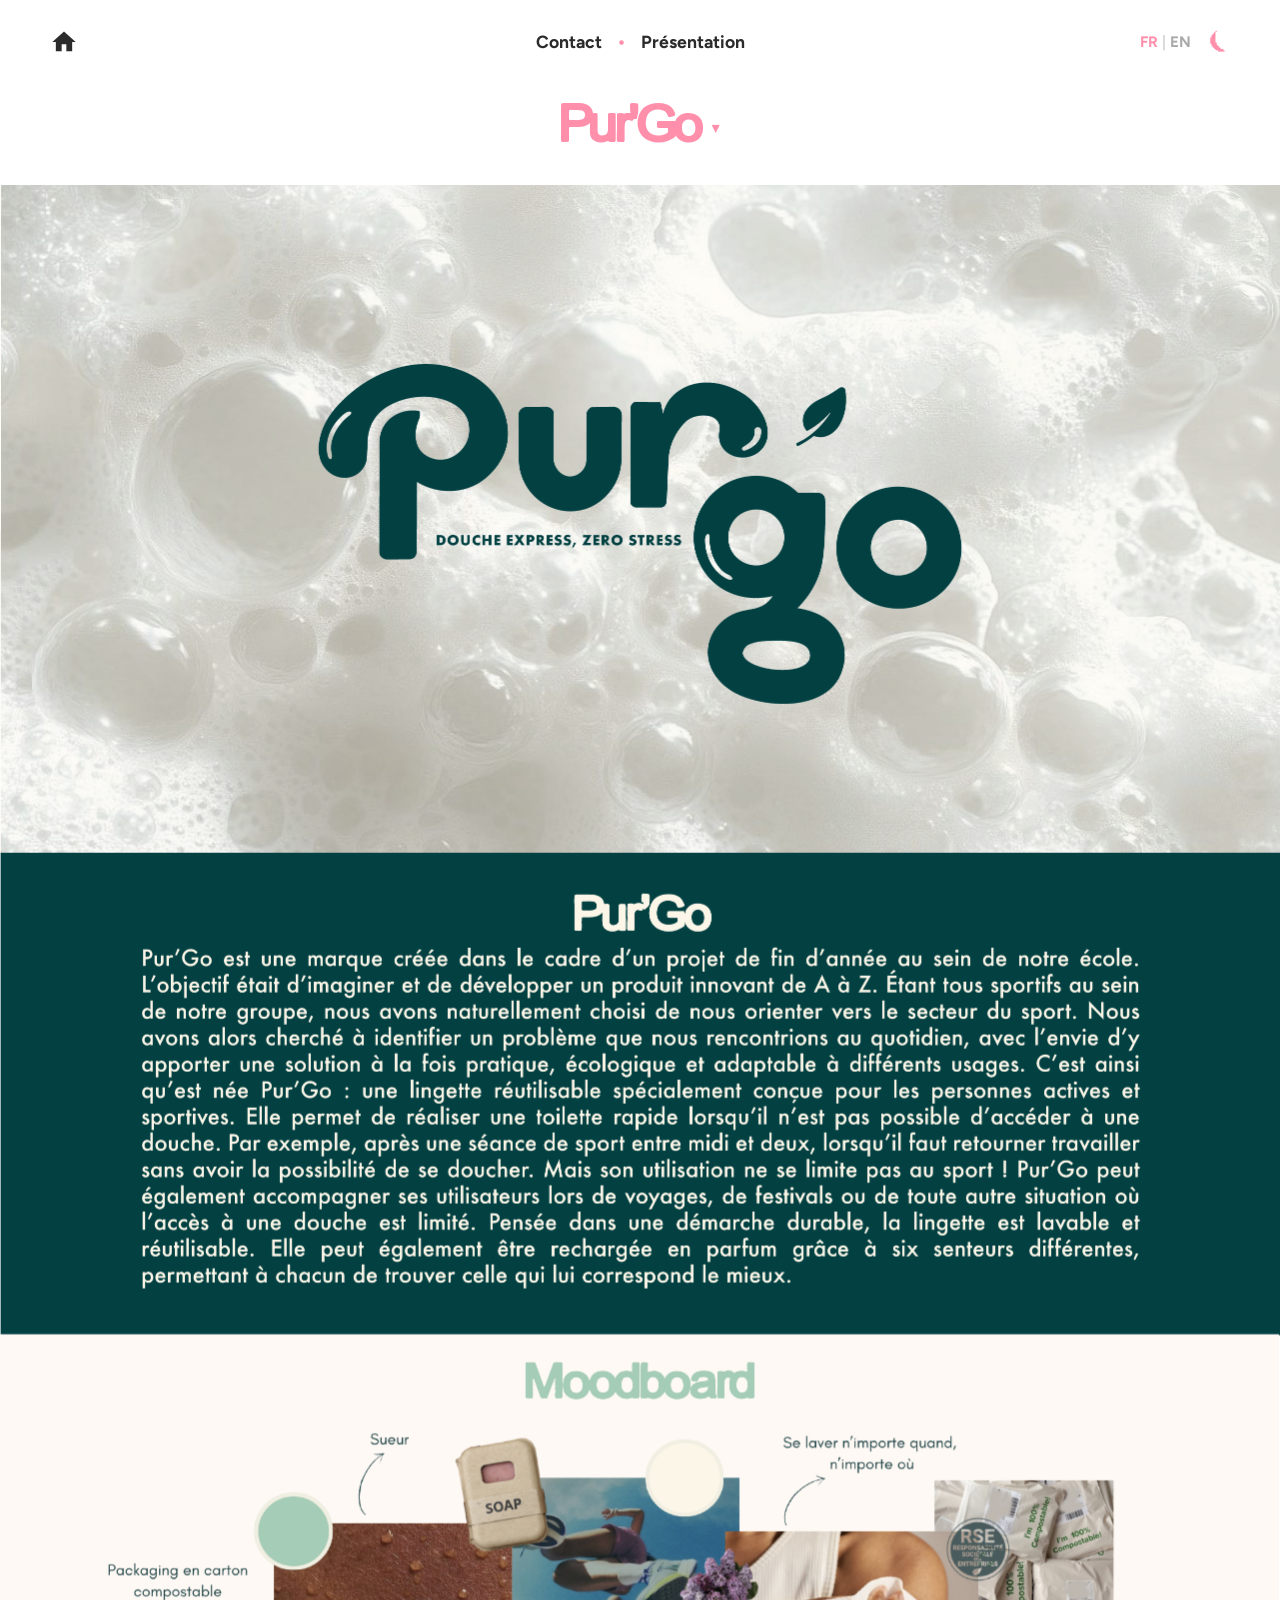
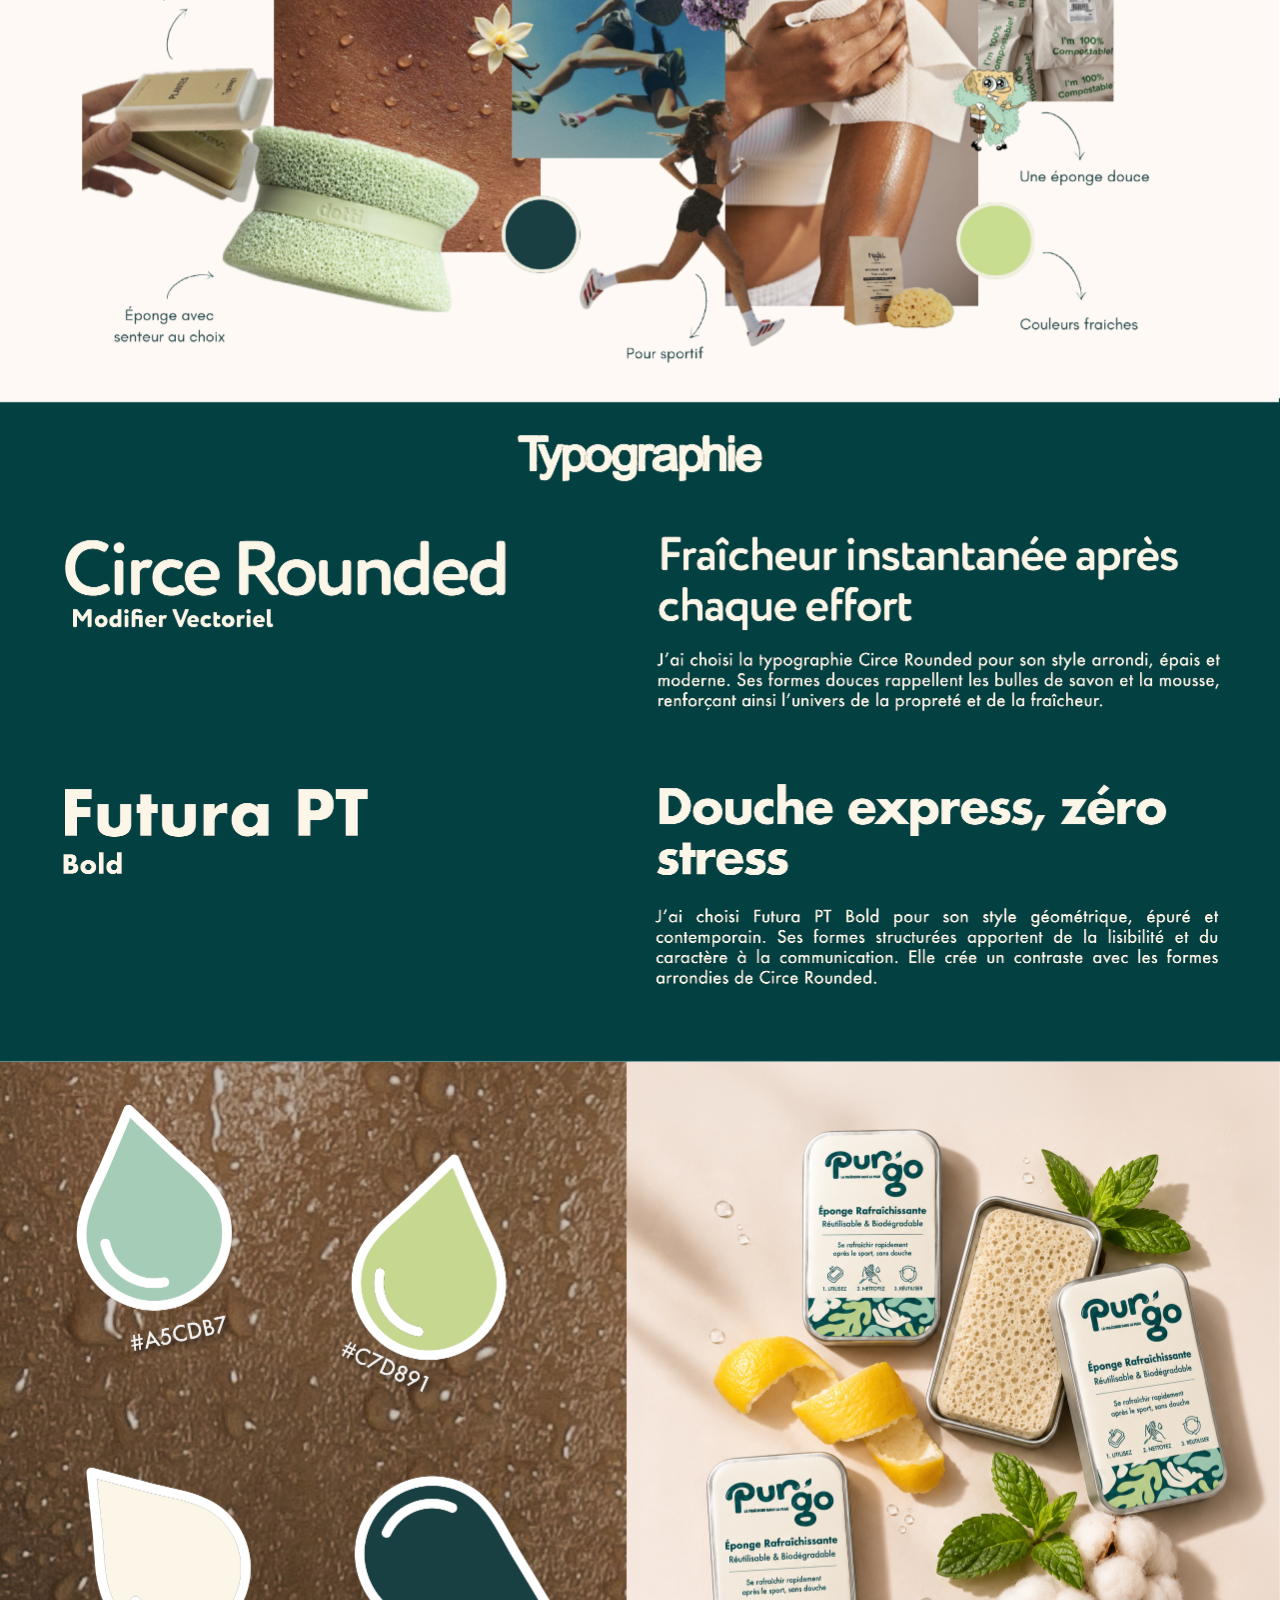
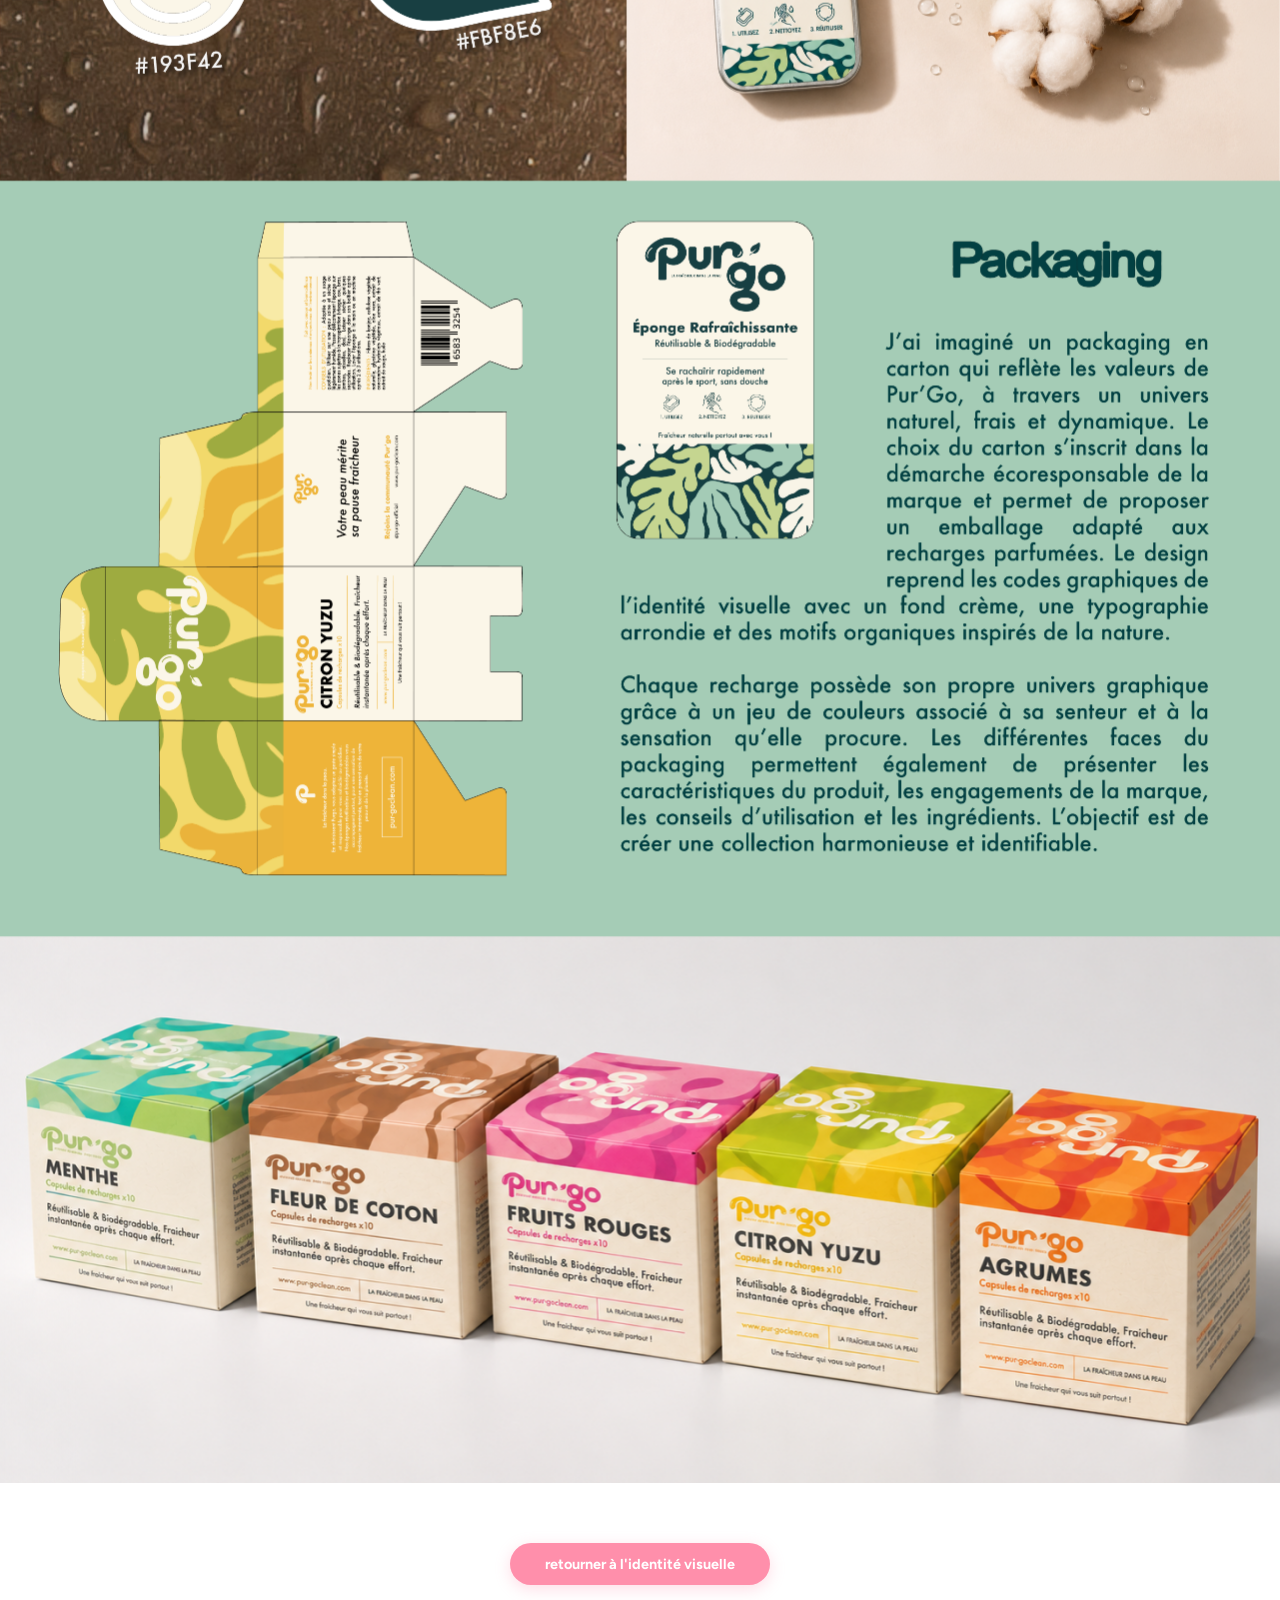
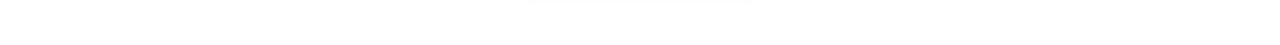
<file: identite2.html>
<!DOCTYPE html>
<html lang="fr">
<head>
    <meta charset="UTF-8">
    <meta name="viewport" content="width=device-width, initial-scale=1.0">
    <title>Pur'Go - Portfolio Éléa</title>
    <link rel="icon" type="image/png" href="src/favicon.png">
    <!-- Polices Google Fonts : Montserrat & Figtree -->
    <link rel="preconnect" href="https://fonts.googleapis.com">
    <link rel="preconnect" href="https://fonts.gstatic.com" crossorigin>
    <link href="https://fonts.googleapis.com/css2?family=Figtree:wght@700;800;900&family=Montserrat:wght@300;400;600;700;900&display=swap" rel="stylesheet">
    <link rel="stylesheet" href="identite2.css">
</head>
<body>

    <!-- Header -->
    <header class="navbar">
        <a href="portfolio.html" class="home-icon" aria-label="Retour au portfolio">
            <svg viewBox="0 0 24 24" fill="currentColor" aria-hidden="true">
                <path d="M10 20v-6h4v6h5v-8h3L12 3 2 12h3v8z"/>
            </svg>
        </a>

        <!-- Bouton menu déroulant (visible uniquement sur mobile) -->
        <button
            type="button"
            id="mobile-menu-toggle"
            class="mobile-menu-btn"
            aria-label="Ouvrir le menu"
            aria-expanded="false"
            aria-controls="mobile-dropdown"
        >
            <span class="burger-lines" aria-hidden="true"></span>
        </button>

        <!-- Navigation & contrôles (bureau : alignés horizontalement | mobile : menu déroulant) -->
        <div id="mobile-dropdown" class="nav-panel">
            <nav class="nav-links" aria-label="Navigation principale">
                <a href="contact.html" data-fr="Contact" data-en="Contact">Contact</a>
                <span class="nav-dot" aria-hidden="true">•</span>
                <a href="presentation.html" data-fr="Présentation" data-en="About">Présentation</a>
            </nav>

            <div class="nav-controls">
                <button type="button" id="lang-toggle" class="control-btn" aria-label="Changer de langue">
                    <span id="lang-fr" class="lang-option active">FR</span>
                    <span class="lang-divider" aria-hidden="true">|</span>
                    <span id="lang-en" class="lang-option">EN</span>
                </button>
                <button type="button" id="theme-toggle" class="control-btn theme-icon" aria-label="Changer de thème">⏾</button>
            </div>
        </div>
    </header>

    <!-- Titre déroulant "Pur'Go" avec flèche -->
    <div class="edition-title-container" id="titleDropdownContainer">
        <button
            type="button"
            class="dropdown-header"
            id="dropdownToggle"
            aria-expanded="false"
            aria-controls="dropdownMenu"
        >
            <h1 class="page-title">Pur'Go</h1>
            <span class="arrow-icon" aria-hidden="true">▼</span>
        </button>
        
        <ul class="dropdown-menu" id="dropdownMenu">
            <li><a href="identitevisuelle.html" data-fr="Retour Identité visuelle" data-en="Back to Visual Identity">Retour Identité visuelle</a></li>
        </ul>
    </div>

    <!-- Contenu Pleine Largeur pour l'image de montage -->
    <main class="project-fullscreen-content">
        <div class="montage-container">
            <!-- Image de montage chargée depuis le dossier src -->
            <img src="src/montage_purgo.png" alt="Montage Pur'Go" class="montage-image" onerror="this.src='https://via.placeholder.com/1920x3000/ff8fab/ffffff?text=Image+de+montage+Pur%27Go'">
        </div>

        <!-- Bouton Retour -->
        <div class="back-button-container">
            <a href="identitevisuelle.html" class="back-btn" data-fr="retourner à l'identité visuelle" data-en="back to visual identity">retourner à l'identité visuelle</a>
        </div>
    </main>

    <script>
        // --- 1. Menu Déroulant du titre ---
        const dropdownToggle = document.getElementById('dropdownToggle');
        const dropdownMenu = document.getElementById('dropdownMenu');

        function setTitleDropdown(open) {
            dropdownToggle.classList.toggle('active', open);
            dropdownToggle.setAttribute('aria-expanded', String(open));
            dropdownMenu.classList.toggle('open', open);
        }

        dropdownToggle.addEventListener('click', (e) => {
            e.stopPropagation();
            const isOpen = dropdownMenu.classList.contains('open');
            setTitleDropdown(!isOpen);
        });

        dropdownMenu.querySelectorAll('a').forEach(link => {
            link.addEventListener('click', () => setTitleDropdown(false));
        });

        // --- 2. Menu Déroulant Mobile (Navbar) ---
        const mobileMenuBtn = document.getElementById('mobile-menu-toggle');
        const mobileDropdown = document.getElementById('mobile-dropdown');

        function setMobileMenu(open) {
            if (!mobileMenuBtn || !mobileDropdown) return;
            mobileMenuBtn.setAttribute('aria-expanded', String(open));
            mobileDropdown.classList.toggle('is-open', open);
        }

        if (mobileMenuBtn && mobileDropdown) {
            mobileMenuBtn.addEventListener('click', (e) => {
                e.stopPropagation();
                const isOpen = mobileMenuBtn.getAttribute('aria-expanded') === 'true';
                setMobileMenu(!isOpen);
            });

            mobileDropdown.querySelectorAll('a').forEach(link => {
                link.addEventListener('click', () => setMobileMenu(false));
            });
        }

        document.addEventListener('click', (e) => {
            if (!e.target.closest('.navbar')) {
                setMobileMenu(false);
            }
            if (!e.target.closest('#titleDropdownContainer')) {
                setTitleDropdown(false);
            }
        });

        document.addEventListener('keydown', (e) => {
            if (e.key === 'Escape') {
                setMobileMenu(false);
                setTitleDropdown(false);
            }
        });

        window.addEventListener('resize', () => {
            if (window.innerWidth > 900) {
                setMobileMenu(false);
            }
        });

        // --- 3. Synchronisation Langue & Mode Sombre ---
        const langToggleBtn = document.getElementById('lang-toggle');
        const langFr = document.getElementById('lang-fr');
        const langEn = document.getElementById('lang-en');
        const themeToggleBtn = document.getElementById('theme-toggle');
        const translatableElements = document.querySelectorAll('[data-fr]');

        function applyLanguage(lang) {
            document.documentElement.lang = lang;
            langEn.classList.toggle('active', lang === 'en');
            langFr.classList.toggle('active', lang === 'fr');
            translatableElements.forEach(el => {
                const translation = el.getAttribute(`data-${lang}`);
                if (translation) {
                    el.textContent = translation;
                }
            });
        }

        function applyTheme(theme) {
            const isDark = theme === 'dark';
            document.body.classList.toggle('dark-mode', isDark);
            themeToggleBtn.textContent = isDark ? '☀︎' : '⏾';
        }

        let currentLang = localStorage.getItem('site_lang') || 'fr';
        let currentTheme = localStorage.getItem('site_theme') || 'light';

        applyLanguage(currentLang);
        applyTheme(currentTheme);

        langToggleBtn.addEventListener('click', () => {
            currentLang = currentLang === 'fr' ? 'en' : 'fr';
            localStorage.setItem('site_lang', currentLang);
            applyLanguage(currentLang);
        });

        themeToggleBtn.addEventListener('click', () => {
            currentTheme = document.body.classList.contains('dark-mode') ? 'light' : 'dark';
            localStorage.setItem('site_theme', currentTheme);
            applyTheme(currentTheme);
        });
    </script>
</body>
</html>
</file>
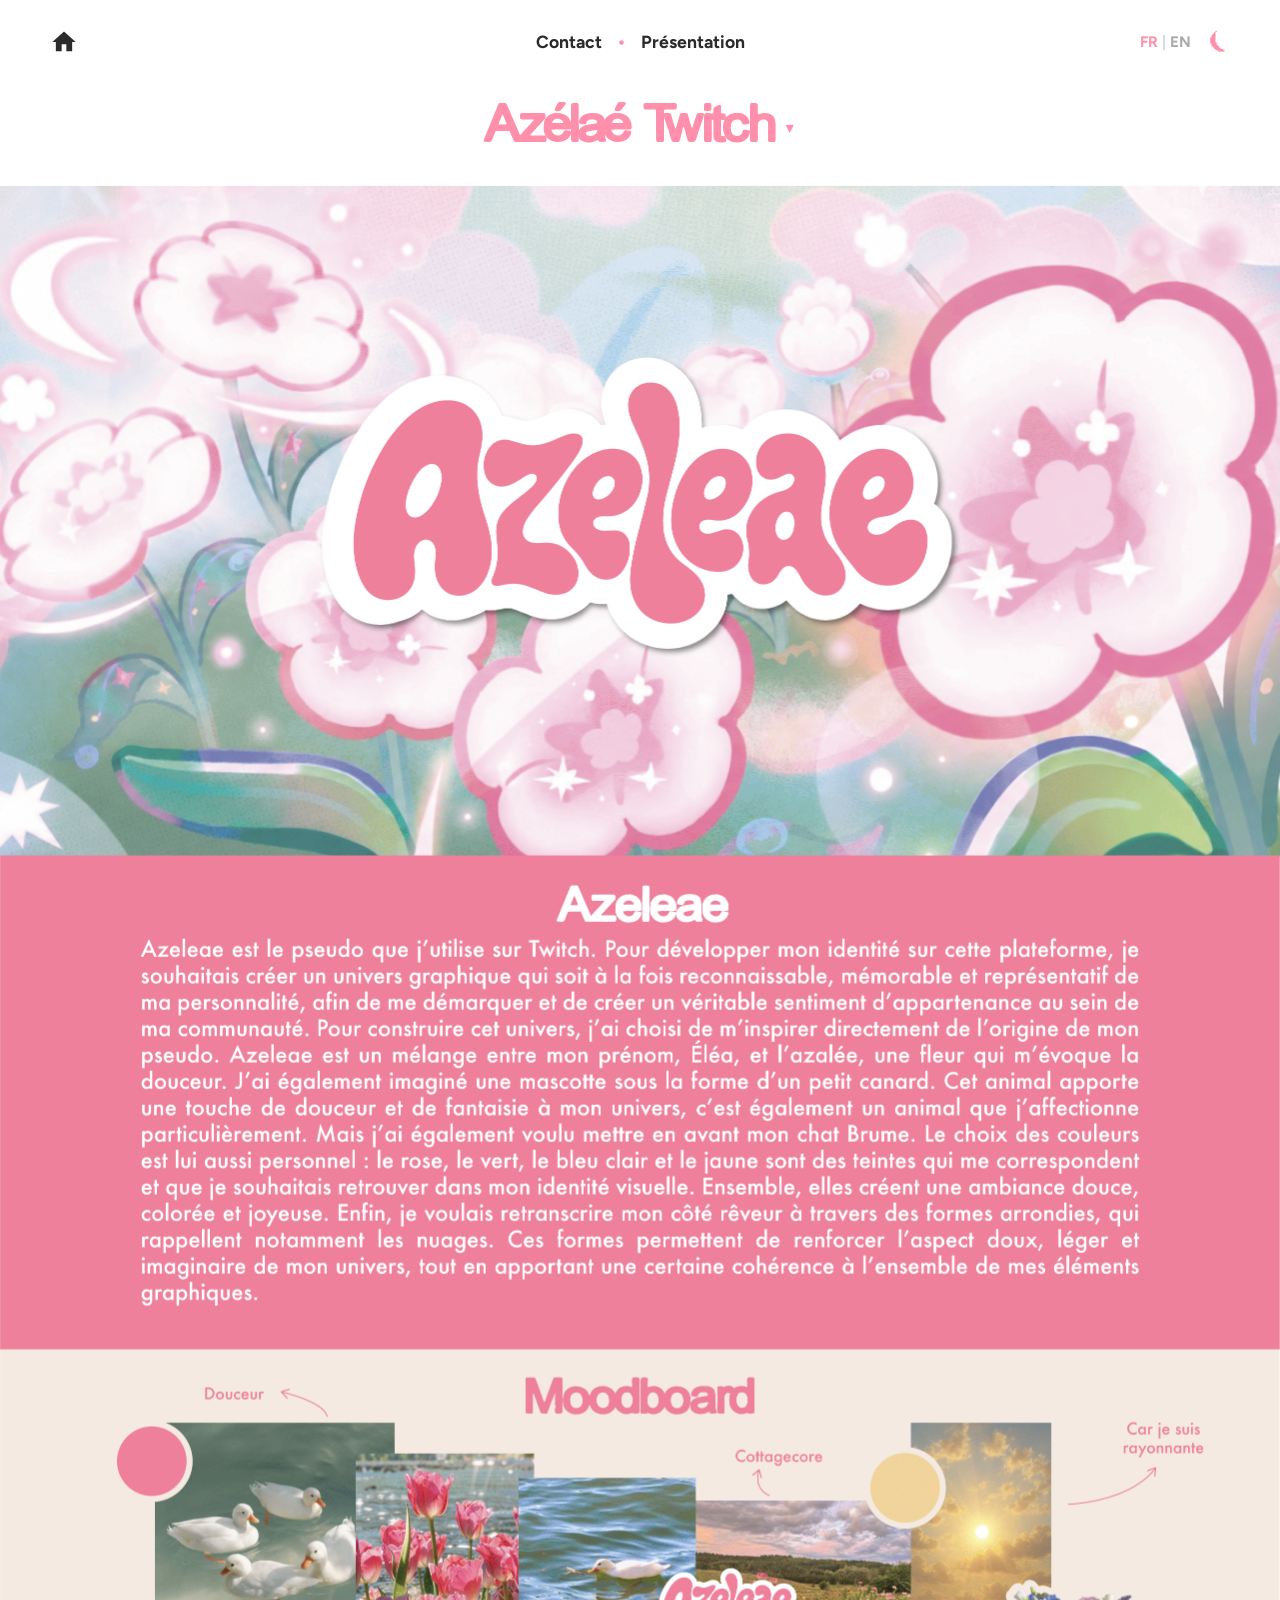
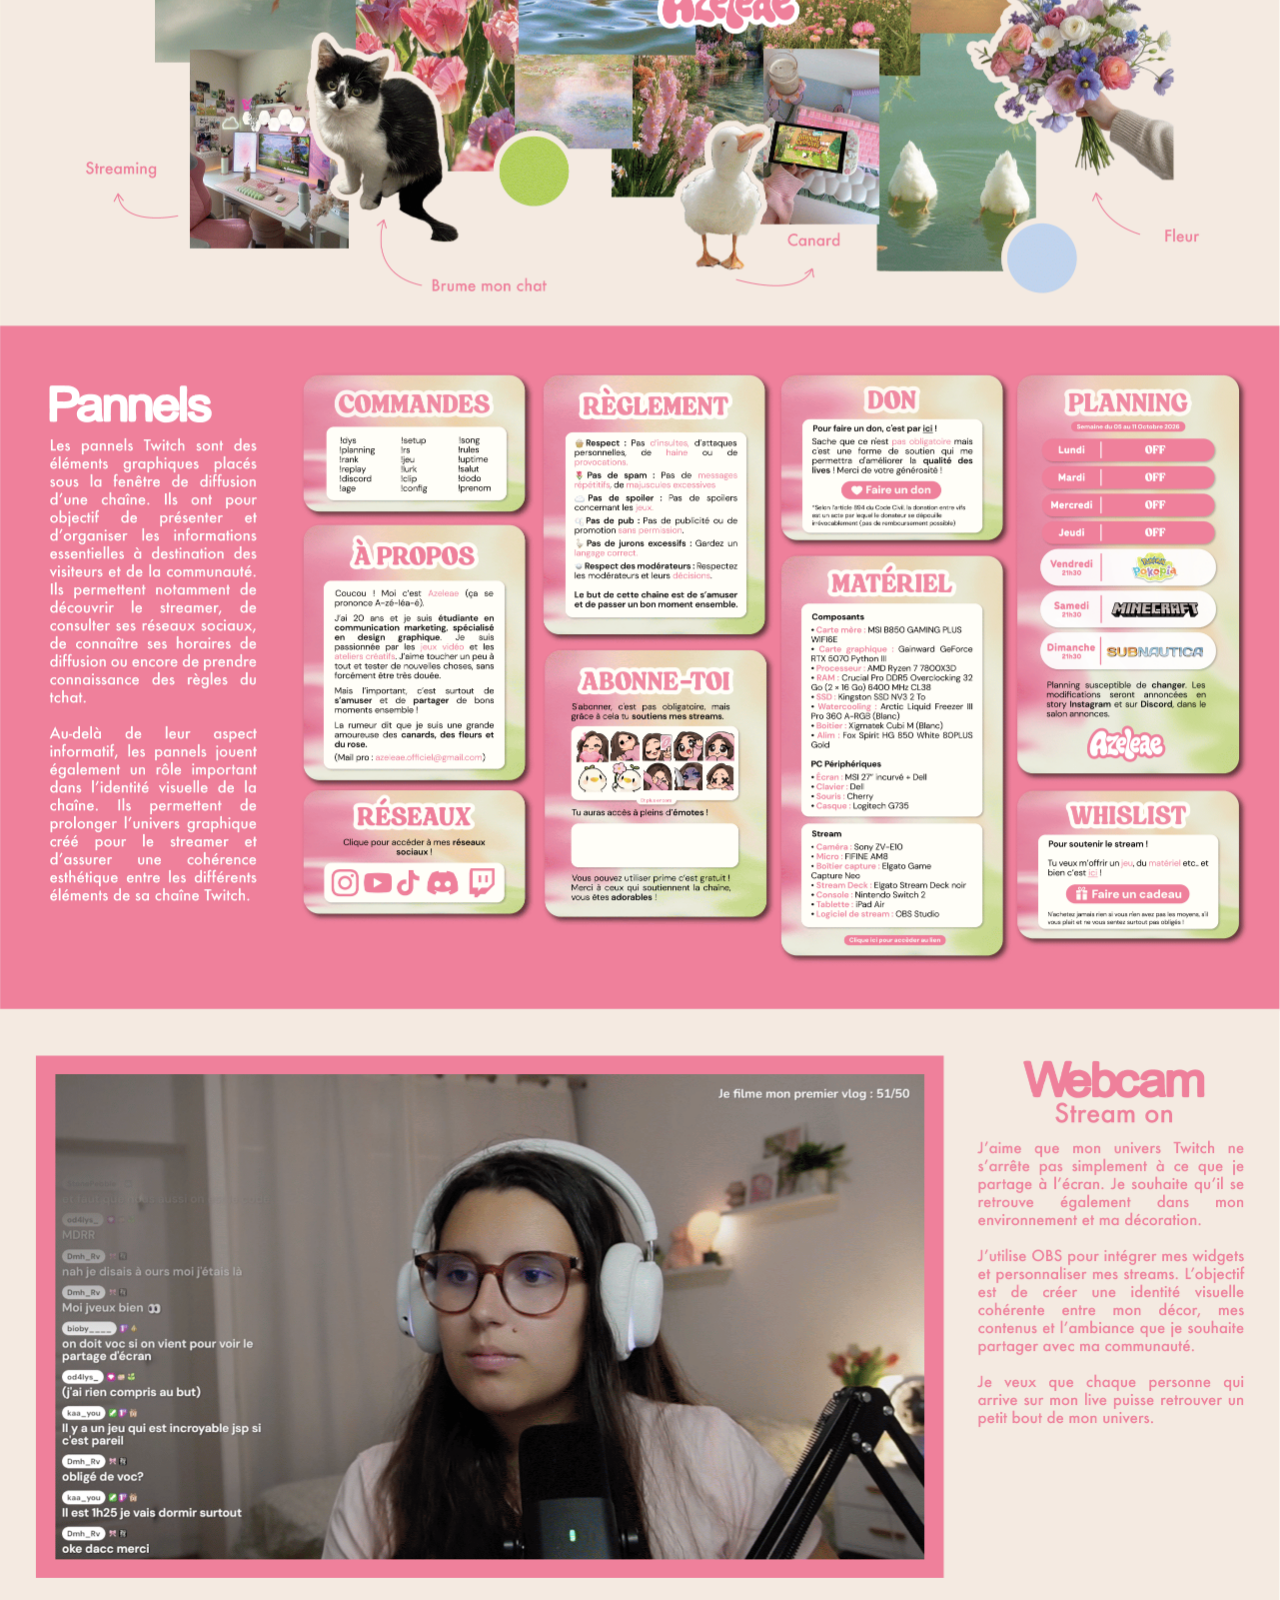
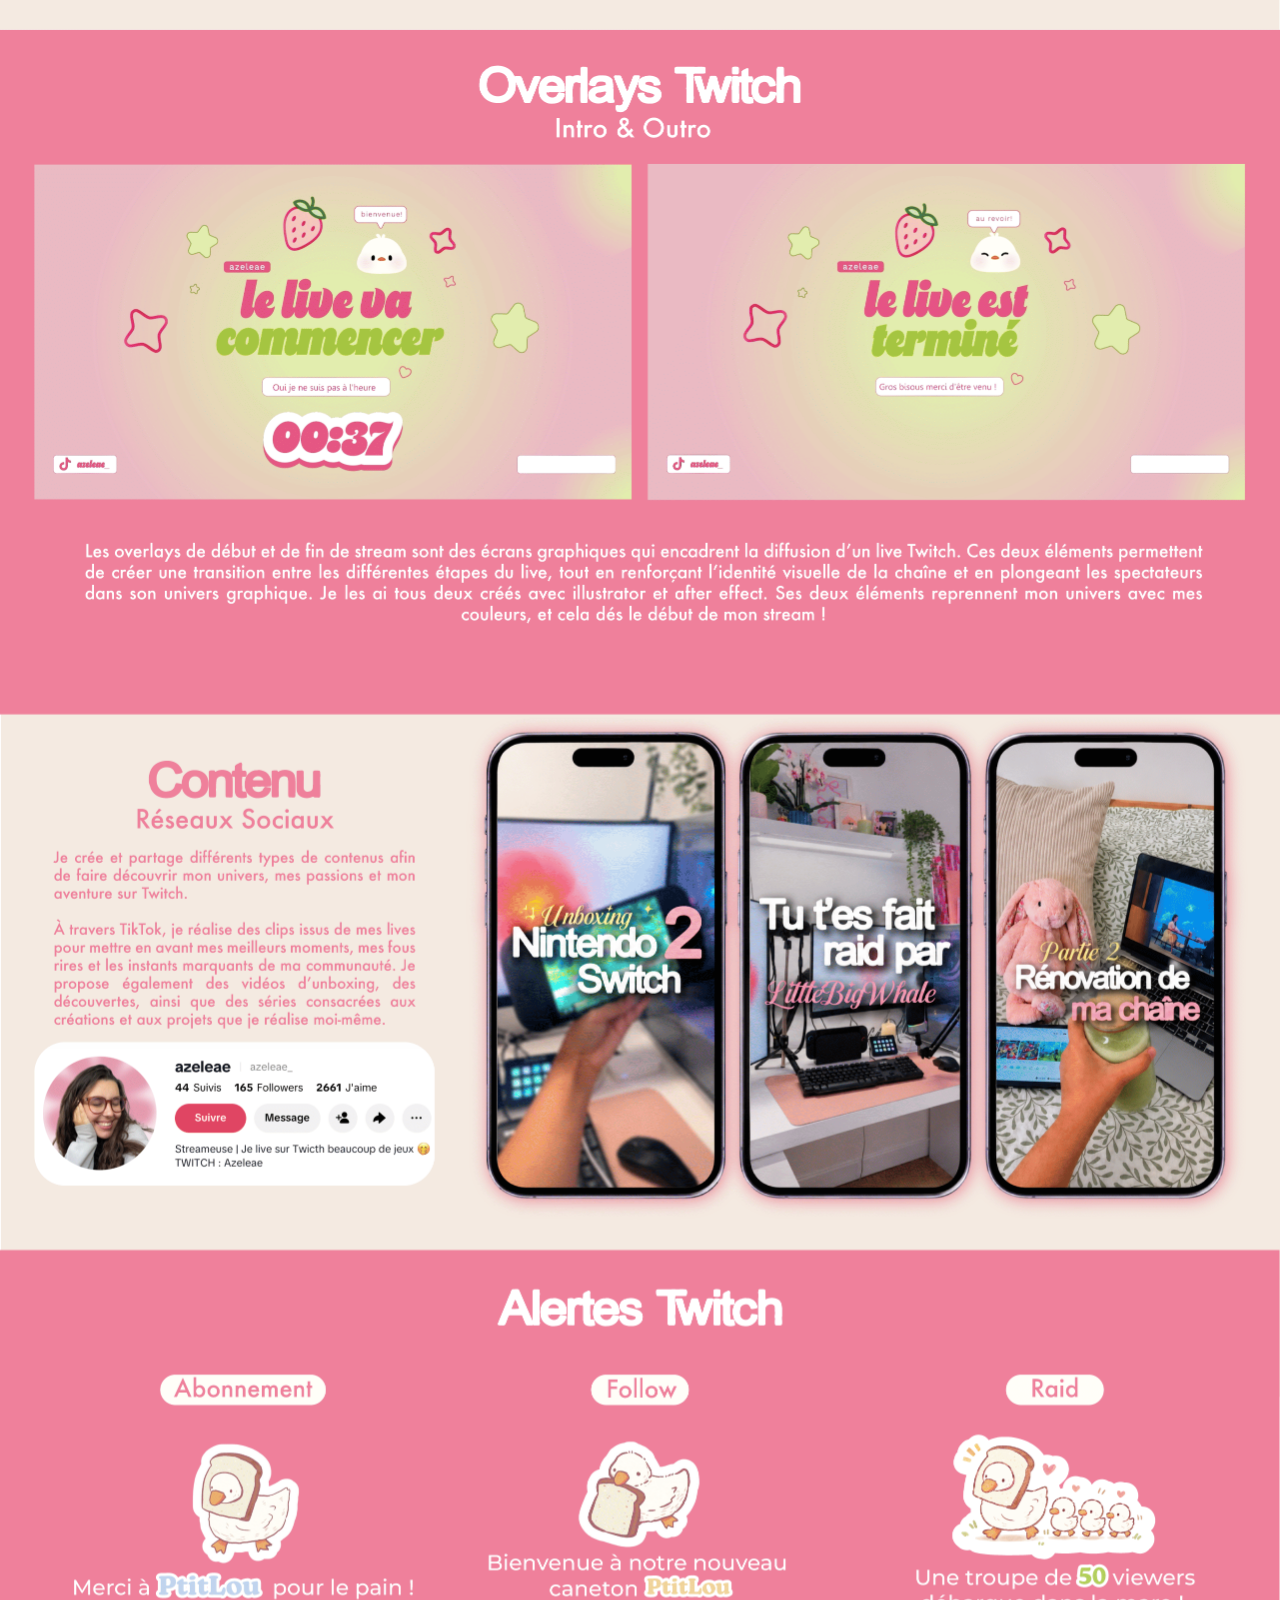
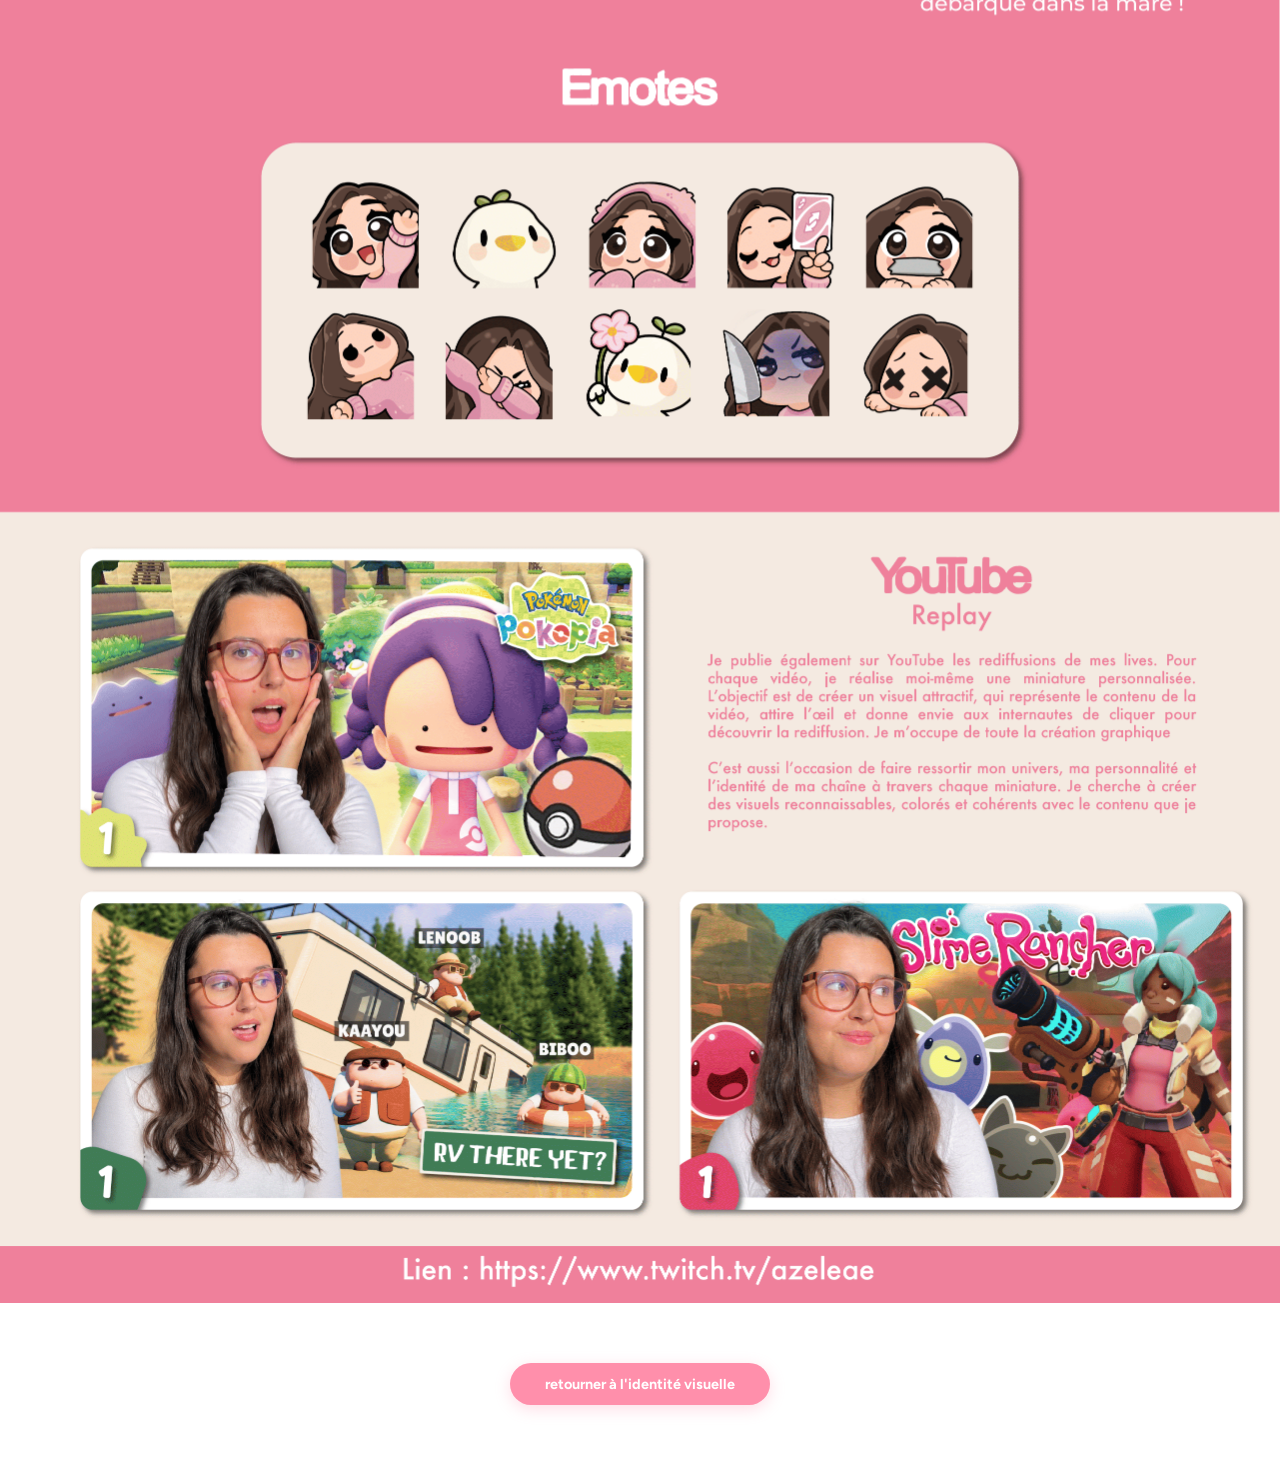
<file: identite3.html>
<!DOCTYPE html>
<html lang="fr">
<head>
    <meta charset="UTF-8">
    <meta name="viewport" content="width=device-width, initial-scale=1.0">
    <title>Azélaé Twitch - Portfolio Éléa</title>
    <link rel="icon" type="image/png" href="src/favicon.png">
    <!-- Polices Google Fonts : Montserrat & Figtree -->
    <link rel="preconnect" href="https://fonts.googleapis.com">
    <link rel="preconnect" href="https://fonts.gstatic.com" crossorigin>
    <link href="https://fonts.googleapis.com/css2?family=Figtree:wght@700;800;900&family=Montserrat:wght@300;400;600;700;900&display=swap" rel="stylesheet">
    <link rel="stylesheet" href="identite3.css">
</head>
<body>

    <!-- Header -->
    <header class="navbar">
        <a href="portfolio.html" class="home-icon" aria-label="Retour au portfolio">
            <svg viewBox="0 0 24 24" fill="currentColor" aria-hidden="true">
                <path d="M10 20v-6h4v6h5v-8h3L12 3 2 12h3v8z"/>
            </svg>
        </a>

        <!-- Bouton menu déroulant (visible uniquement sur mobile) -->
        <button
            type="button"
            id="mobile-menu-toggle"
            class="mobile-menu-btn"
            aria-label="Ouvrir le menu"
            aria-expanded="false"
            aria-controls="mobile-dropdown"
        >
            <span class="burger-lines" aria-hidden="true"></span>
        </button>

        <!-- Navigation & contrôles (bureau : alignés horizontalement | mobile : menu déroulant) -->
        <div id="mobile-dropdown" class="nav-panel">
            <nav class="nav-links" aria-label="Navigation principale">
                <a href="contact.html" data-fr="Contact" data-en="Contact">Contact</a>
                <span class="nav-dot" aria-hidden="true">•</span>
                <a href="presentation.html" data-fr="Présentation" data-en="About">Présentation</a>
            </nav>

            <div class="nav-controls">
                <button type="button" id="lang-toggle" class="control-btn" aria-label="Changer de langue">
                    <span id="lang-fr" class="lang-option active">FR</span>
                    <span class="lang-divider" aria-hidden="true">|</span>
                    <span id="lang-en" class="lang-option">EN</span>
                </button>
                <button type="button" id="theme-toggle" class="control-btn theme-icon" aria-label="Changer de thème">⏾</button>
            </div>
        </div>
    </header>

    <!-- Titre déroulant "Azélaé Twitch" avec flèche -->
    <div class="edition-title-container" id="titleDropdownContainer">
        <button
            type="button"
            class="dropdown-header"
            id="dropdownToggle"
            aria-expanded="false"
            aria-controls="dropdownMenu"
        >
            <h1 class="page-title">Azélaé Twitch</h1>
            <span class="arrow-icon" aria-hidden="true">▼</span>
        </button>
        
        <ul class="dropdown-menu" id="dropdownMenu">
            <li><a href="identitevisuelle.html" data-fr="Retour Identité visuelle" data-en="Back to Visual Identity">Retour Identité visuelle</a></li>
        </ul>
    </div>

    <!-- Contenu Pleine Largeur pour l'image de montage -->
    <main class="project-fullscreen-content">
        <div class="montage-container">
            <!-- Image de montage chargée depuis le dossier src -->
            <img src="src/montage_azelae.png" alt="Montage Azélaé Twitch" class="montage-image" onerror="this.src='https://via.placeholder.com/1920x3000/ff8fab/ffffff?text=Image+de+montage+Az%C3%A9la%C3%A9+Twitch'">
        </div>

        <!-- Bouton Retour -->
        <div class="back-button-container">
            <a href="identitevisuelle.html" class="back-btn" data-fr="retourner à l'identité visuelle" data-en="back to visual identity">retourner à l'identité visuelle</a>
        </div>
    </main>

    <script>
        // --- 1. Menu Déroulant du titre ---
        const dropdownToggle = document.getElementById('dropdownToggle');
        const dropdownMenu = document.getElementById('dropdownMenu');

        function setTitleDropdown(open) {
            dropdownToggle.classList.toggle('active', open);
            dropdownToggle.setAttribute('aria-expanded', String(open));
            dropdownMenu.classList.toggle('open', open);
        }

        dropdownToggle.addEventListener('click', (e) => {
            e.stopPropagation();
            const isOpen = dropdownMenu.classList.contains('open');
            setTitleDropdown(!isOpen);
        });

        dropdownMenu.querySelectorAll('a').forEach(link => {
            link.addEventListener('click', () => setTitleDropdown(false));
        });

        // --- 2. Menu Déroulant Mobile (Navbar) ---
        const mobileMenuBtn = document.getElementById('mobile-menu-toggle');
        const mobileDropdown = document.getElementById('mobile-dropdown');

        function setMobileMenu(open) {
            if (!mobileMenuBtn || !mobileDropdown) return;
            mobileMenuBtn.setAttribute('aria-expanded', String(open));
            mobileDropdown.classList.toggle('is-open', open);
        }

        if (mobileMenuBtn && mobileDropdown) {
            mobileMenuBtn.addEventListener('click', (e) => {
                e.stopPropagation();
                const isOpen = mobileMenuBtn.getAttribute('aria-expanded') === 'true';
                setMobileMenu(!isOpen);
            });

            mobileDropdown.querySelectorAll('a').forEach(link => {
                link.addEventListener('click', () => setMobileMenu(false));
            });
        }

        document.addEventListener('click', (e) => {
            if (!e.target.closest('.navbar')) {
                setMobileMenu(false);
            }
            if (!e.target.closest('#titleDropdownContainer')) {
                setTitleDropdown(false);
            }
        });

        document.addEventListener('keydown', (e) => {
            if (e.key === 'Escape') {
                setMobileMenu(false);
                setTitleDropdown(false);
            }
        });

        window.addEventListener('resize', () => {
            if (window.innerWidth > 900) {
                setMobileMenu(false);
            }
        });

        // --- 3. Synchronisation Langue & Mode Sombre ---
        const langToggleBtn = document.getElementById('lang-toggle');
        const langFr = document.getElementById('lang-fr');
        const langEn = document.getElementById('lang-en');
        const themeToggleBtn = document.getElementById('theme-toggle');
        const translatableElements = document.querySelectorAll('[data-fr]');

        function applyLanguage(lang) {
            document.documentElement.lang = lang;
            langEn.classList.toggle('active', lang === 'en');
            langFr.classList.toggle('active', lang === 'fr');
            translatableElements.forEach(el => {
                const translation = el.getAttribute(`data-${lang}`);
                if (translation) {
                    el.textContent = translation;
                }
            });
        }

        function applyTheme(theme) {
            const isDark = theme === 'dark';
            document.body.classList.toggle('dark-mode', isDark);
            themeToggleBtn.textContent = isDark ? '☀︎' : '⏾';
        }

        let currentLang = localStorage.getItem('site_lang') || 'fr';
        let currentTheme = localStorage.getItem('site_theme') || 'light';

        applyLanguage(currentLang);
        applyTheme(currentTheme);

        langToggleBtn.addEventListener('click', () => {
            currentLang = currentLang === 'fr' ? 'en' : 'fr';
            localStorage.setItem('site_lang', currentLang);
            applyLanguage(currentLang);
        });

        themeToggleBtn.addEventListener('click', () => {
            currentTheme = document.body.classList.contains('dark-mode') ? 'light' : 'dark';
            localStorage.setItem('site_theme', currentTheme);
            applyTheme(currentTheme);
        });
    </script>
</body>
</html>
</file>
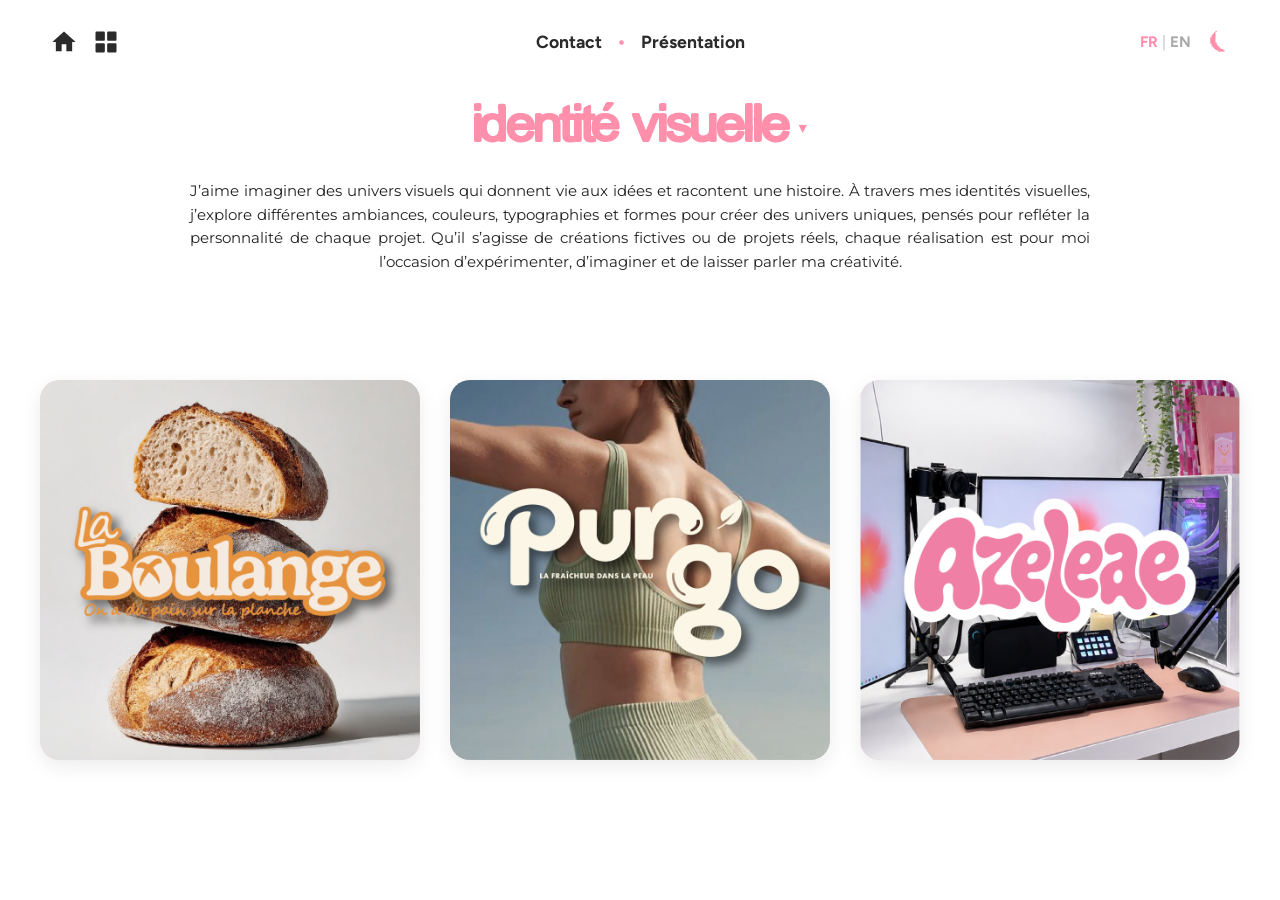
<file: identitevisuelle.html>
<!DOCTYPE html>
<html lang="fr">
<head>
    <meta charset="UTF-8">
    <meta name="viewport" content="width=device-width, initial-scale=1.0">
    <title>Identité Visuelle - Portfolio Éléa</title>
    <link rel="icon" type="image/png" href="src/favicon.png">
    <!-- Polices Google Fonts : Montserrat & Figtree -->
    <link rel="preconnect" href="https://fonts.googleapis.com">
    <link rel="preconnect" href="https://fonts.gstatic.com" crossorigin>
    <link href="https://fonts.googleapis.com/css2?family=Figtree:wght@700;800;900&family=Montserrat:wght@300;400;600;700;900&display=swap" rel="stylesheet">
    <link rel="stylesheet" href="identitevisuelle.css">
</head>
<body>

    <!-- Header -->
    <header class="navbar">
        <div class="nav-icons">
            <!-- Icône Maison (Accueil) -->
            <a href="index.html" class="home-icon" aria-label="Accueil">
                <svg viewBox="0 0 24 24" fill="currentColor" aria-hidden="true">
                    <path d="M10 20v-6h4v6h5v-8h3L12 3 2 12h3v8z"/>
                </svg>
            </a>

            <!-- Icône Portfolio (Grille) -->
            <a href="portfolio.html" class="home-icon" aria-label="Portfolio">
                <svg viewBox="0 0 24 24" fill="currentColor" aria-hidden="true">
                    <path d="M4 11h6a1 1 0 0 0 1-1V4a1 1 0 0 0-1-1H4a1 1 0 0 0-1 1v6a1 1 0 0 0 1 1zm10 0h6a1 1 0 0 0 1-1V4a1 1 0 0 0-1-1h-6a1 1 0 0 0-1 1v6a1 1 0 0 0 1 1zM4 21h6a1 1 0 0 0 1-1v-6a1 1 0 0 0-1-1H4a1 1 0 0 0-1 1v6a1 1 0 0 0 1 1zm10 0h6a1 1 0 0 0 1-1v-6a1 1 0 0 0-1-1h-6a1 1 0 0 0-1 1v6a1 1 0 0 0 1 1z"/>
                </svg>
            </a>
        </div>

        <!-- Bouton menu déroulant (visible uniquement sur mobile) -->
        <button
            type="button"
            id="mobile-menu-toggle"
            class="mobile-menu-btn"
            aria-label="Ouvrir le menu"
            aria-expanded="false"
            aria-controls="mobile-dropdown"
        >
            <span class="burger-lines" aria-hidden="true"></span>
        </button>

        <!-- Navigation & contrôles (bureau : alignés horizontalement | mobile : menu déroulant) -->
        <div id="mobile-dropdown" class="nav-panel">
            <nav class="nav-links" aria-label="Navigation principale">
                <a href="contact.html" data-fr="Contact" data-en="Contact">Contact</a>
                <span class="nav-dot" aria-hidden="true">•</span>
                <a href="presentation.html" data-fr="Présentation" data-en="About">Présentation</a>
            </nav>

            <div class="nav-controls">
                <button type="button" id="lang-toggle" class="control-btn" aria-label="Changer de langue">
                    <span id="lang-fr" class="lang-option active">FR</span>
                    <span class="lang-divider" aria-hidden="true">|</span>
                    <span id="lang-en" class="lang-option">EN</span>
                </button>
                <button type="button" id="theme-toggle" class="control-btn theme-icon" aria-label="Changer de thème">⏾</button>
            </div>
        </div>
    </header>

    <!-- Titre déroulant "identité visuelle" avec flèche -->
    <div class="edition-title-container" id="titleDropdownContainer">
        <button
            type="button"
            class="dropdown-header"
            id="dropdownToggle"
            aria-expanded="false"
            aria-controls="dropdownMenu"
        >
            <h1 class="page-title" data-fr="identité visuelle" data-en="visual identity">identité visuelle</h1>
            <span class="arrow-icon" aria-hidden="true">▼</span>
        </button>
        
        <ul class="dropdown-menu" id="dropdownMenu">
            <li><a href="#identite" data-fr="Identité visuelle" data-en="Visual Identity">Identité visuelle</a></li>
        </ul>
    </div>

    <!-- Texte introductif centré et justifié -->
    <div class="identity-intro-container">
        <p class="identity-intro-text" data-fr="J’aime imaginer des univers visuels qui donnent vie aux idées et racontent une histoire. À travers mes identités visuelles, j’explore différentes ambiances, couleurs, typographies et formes pour créer des univers uniques, pensés pour refléter la personnalité de chaque projet. Qu’il s’agisse de créations fictives ou de projets réels, chaque réalisation est pour moi l’occasion d’expérimenter, d’imaginer et de laisser parler ma créativité." data-en="I love imagining visual worlds that bring ideas to life and tell a story. Through my visual identities, I explore different ambiances, colors, typographies, and shapes to create unique worlds designed to reflect the personality of each project. Whether fictional creations or real projects, every piece of work is an opportunity for me to experiment, imagine, and let my creativity speak.">
            J’aime imaginer des univers visuels qui donnent vie aux idées et racontent une histoire. À travers mes identités visuelles, j’explore différentes ambiances, couleurs, typographies et formes pour créer des univers uniques, pensés pour refléter la personnalité de chaque projet. Qu’il s’agisse de créations fictives ou de projets réels, chaque réalisation est pour moi l’occasion d’expérimenter, d’imaginer et de laisser parler ma créativité.
        </p>
    </div>

    <!-- Contenu Principal (3 encarts carrés interactifs) -->
    <main class="identity-fullscreen-content" id="identite">
        <div class="identity-grid">
            
            <!-- Encart 1 -->
            <a href="identite1.html" class="identity-card" aria-label="Identité 1">
                <img src="src/identite1.png" alt="Identité Visuelle 1" onerror="this.classList.add('img-error')">
            </a>

            <!-- Encart 2 (Pur'Go) -->
            <a href="identite2.html" class="identity-card" aria-label="Pur'Go">
                <img src="src/identite2.png" alt="Identité Visuelle 2" onerror="this.classList.add('img-error')">
            </a>

            <!-- Encart 3 (Azélaé Twitch) -->
            <a href="identite3.html" class="identity-card" aria-label="Azélaé Twitch">
                <img src="src/identite3.png" alt="Identité Visuelle 3" onerror="this.classList.add('img-error')">
            </a>

        </div>
    </main>

    <script>
        // --- 1. Menu Déroulant du titre ---
        const dropdownToggle = document.getElementById('dropdownToggle');
        const dropdownMenu = document.getElementById('dropdownMenu');

        function setTitleDropdown(open) {
            dropdownToggle.classList.toggle('active', open);
            dropdownToggle.setAttribute('aria-expanded', String(open));
            dropdownMenu.classList.toggle('open', open);
        }

        dropdownToggle.addEventListener('click', (e) => {
            e.stopPropagation();
            const isOpen = dropdownMenu.classList.contains('open');
            setTitleDropdown(!isOpen);
        });

        dropdownMenu.querySelectorAll('a').forEach(link => {
            link.addEventListener('click', () => setTitleDropdown(false));
        });

        // --- 2. Menu Déroulant Mobile (Navbar) ---
        const mobileMenuBtn = document.getElementById('mobile-menu-toggle');
        const mobileDropdown = document.getElementById('mobile-dropdown');

        function setMobileMenu(open) {
            if (!mobileMenuBtn || !mobileDropdown) return;
            mobileMenuBtn.setAttribute('aria-expanded', String(open));
            mobileDropdown.classList.toggle('is-open', open);
        }

        if (mobileMenuBtn && mobileDropdown) {
            mobileMenuBtn.addEventListener('click', (e) => {
                e.stopPropagation();
                const isOpen = mobileMenuBtn.getAttribute('aria-expanded') === 'true';
                setMobileMenu(!isOpen);
            });

            mobileDropdown.querySelectorAll('a').forEach(link => {
                link.addEventListener('click', () => setMobileMenu(false));
            });
        }

        document.addEventListener('click', (e) => {
            if (!e.target.closest('.navbar')) {
                setMobileMenu(false);
            }
            if (!e.target.closest('#titleDropdownContainer')) {
                setTitleDropdown(false);
            }
        });

        document.addEventListener('keydown', (e) => {
            if (e.key === 'Escape') {
                setMobileMenu(false);
                setTitleDropdown(false);
            }
        });

        window.addEventListener('resize', () => {
            if (window.innerWidth > 900) {
                setMobileMenu(false);
            }
        });

        // --- 3. Synchronisation Langue & Mode Sombre ---
        const langToggleBtn = document.getElementById('lang-toggle');
        const langFr = document.getElementById('lang-fr');
        const langEn = document.getElementById('lang-en');
        const themeToggleBtn = document.getElementById('theme-toggle');
        const translatableElements = document.querySelectorAll('[data-fr]');

        function applyLanguage(lang) {
            document.documentElement.lang = lang;
            langEn.classList.toggle('active', lang === 'en');
            langFr.classList.toggle('active', lang === 'fr');
            translatableElements.forEach(el => {
                const translation = el.getAttribute(`data-${lang}`);
                if (translation) {
                    el.textContent = translation;
                }
            });
        }

        function applyTheme(theme) {
            const isDark = theme === 'dark';
            document.body.classList.toggle('dark-mode', isDark);
            themeToggleBtn.textContent = isDark ? '☀︎' : '⏾';
        }

        let currentLang = localStorage.getItem('site_lang') || 'fr';
        let currentTheme = localStorage.getItem('site_theme') || 'light';

        applyLanguage(currentLang);
        applyTheme(currentTheme);

        langToggleBtn.addEventListener('click', () => {
            currentLang = currentLang === 'fr' ? 'en' : 'fr';
            localStorage.setItem('site_lang', currentLang);
            applyLanguage(currentLang);
        });

        themeToggleBtn.addEventListener('click', () => {
            currentTheme = document.body.classList.contains('dark-mode') ? 'light' : 'dark';
            localStorage.setItem('site_theme', currentTheme);
            applyTheme(currentTheme);
        });
    </script>
</body>
</html>
</file>
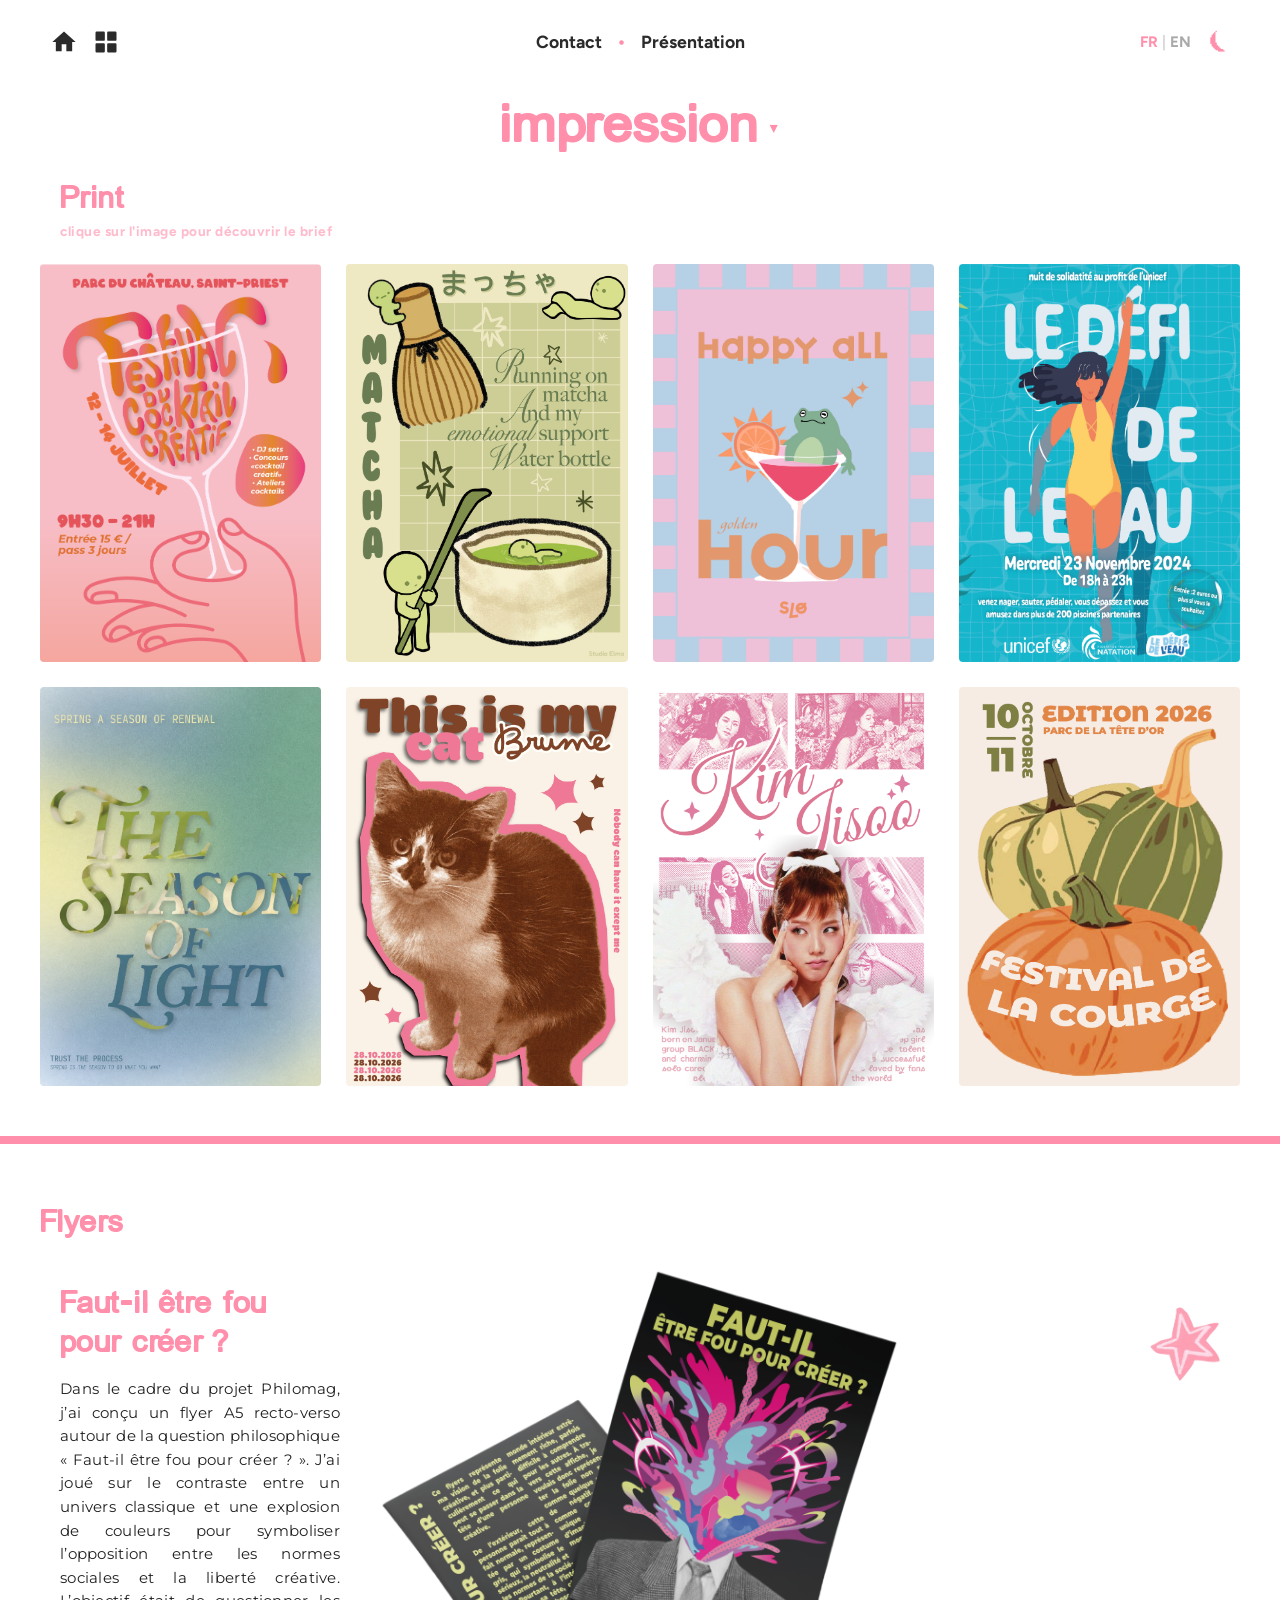
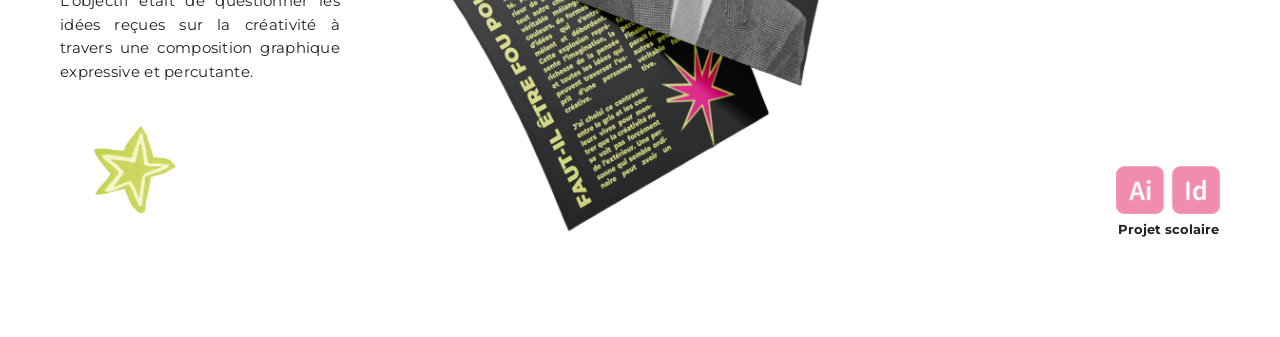
<file: impression.html>
<!DOCTYPE html>
<html lang="fr">
<head>
    <meta charset="UTF-8">
    <meta name="viewport" content="width=device-width, initial-scale=1.0">
    <title data-fr="Impression - Portfolio Éléa" data-en="Print - Éléa's Portfolio">Impression - Portfolio Éléa</title>
    <link rel="icon" type="image/png" href="src/favicon.png">
    <link rel="preconnect" href="https://fonts.googleapis.com">
    <link rel="preconnect" href="https://fonts.gstatic.com" crossorigin>
    <link href="https://fonts.googleapis.com/css2?family=Figtree:wght@700;800;900&family=Montserrat:wght@300;400;500;600;700;900&display=swap" rel="stylesheet">

    <link rel="stylesheet" href="impression.css">
</head>
<body>
    <!-- Header -->
    <header class="navbar">
        <div class="nav-icons">
            <a href="index.html" class="home-icon" aria-label="Accueil" data-aria-fr="Accueil" data-aria-en="Home">
                <svg viewBox="0 0 24 24" fill="currentColor" aria-hidden="true">
                    <path d="M10 20v-6h4v6h5v-8h3L12 3 2 12h3v8z"/>
                </svg>
            </a>

            <a href="portfolio.html" class="home-icon" aria-label="Portfolio" data-aria-fr="Portfolio" data-aria-en="Portfolio">
                <svg viewBox="0 0 24 24" fill="currentColor" aria-hidden="true">
                    <path d="M4 11h6a1 1 0 0 0 1-1V4a1 1 0 0 0-1-1H4a1 1 0 0 0-1 1v6a1 1 0 0 0 1 1zm10 0h6a1 1 0 0 0 1-1V4a1 1 0 0 0-1-1h-6a1 1 0 0 0-1 1v6a1 1 0 0 0 1 1zM4 21h6a1 1 0 0 0 1-1v-6a1 1 0 0 0-1-1H4a1 1 0 0 0-1 1v6a1 1 0 0 0 1 1zm10 0h6a1 1 0 0 0 1-1v-6a1 1 0 0 0-1-1h-6a1 1 0 0 0-1 1v6a1 1 0 0 0 1 1z"/>
                </svg>
            </a>
        </div>

        <!-- Bouton menu déroulant (visible uniquement sur mobile) -->
        <button
            type="button"
            id="mobile-menu-toggle"
            class="mobile-menu-btn"
            aria-label="Ouvrir le menu"
            data-aria-fr="Ouvrir le menu"
            data-aria-en="Open menu"
            aria-expanded="false"
            aria-controls="mobile-dropdown"
        >
            <span class="burger-lines" aria-hidden="true"></span>
        </button>

        <!-- Navigation & contrôles (bureau : alignés horizontalement | mobile : menu déroulant) -->
        <div id="mobile-dropdown" class="nav-panel">
            <nav class="nav-links" aria-label="Navigation principale">
                <a href="contact.html" data-fr="Contact" data-en="Contact">Contact</a>
                <span class="nav-dot" aria-hidden="true">•</span>
                <a href="presentation.html" data-fr="Présentation" data-en="About">Présentation</a>
            </nav>

            <div class="nav-controls">
                <button type="button" id="lang-toggle" class="control-btn" aria-label="Changer de langue" data-aria-fr="Changer de langue" data-aria-en="Switch language">
                    <span id="lang-fr" class="lang-option active">FR</span>
                    <span class="lang-divider" aria-hidden="true">|</span>
                    <span id="lang-en" class="lang-option">EN</span>
                </button>

                <button type="button" id="theme-toggle" class="control-btn theme-icon" aria-label="Changer de thème" data-aria-fr="Changer de thème" data-aria-en="Switch theme">⏾</button>
            </div>
        </div>
    </header>

    <!-- Titre déroulant -->
    <div class="edition-title-container" id="titleDropdownContainer">
        <button
            type="button"
            class="dropdown-header"
            id="dropdownToggle"
            aria-expanded="false"
            aria-controls="dropdownMenu"
        >
            <h1 class="page-title" data-fr="impression" data-en="print">impression</h1>
            <span class="arrow-icon" aria-hidden="true">▼</span>
        </button>

        <ul class="dropdown-menu" id="dropdownMenu">
            <li><a href="#print" data-fr="Print" data-en="Print">Print</a></li>
            <li><a href="#flyers" data-fr="Flyers" data-en="Flyers">Flyers</a></li>
        </ul>
    </div>

    <main class="impressions-content">
        <!-- SECTION PRINT -->
        <section class="category-section" id="print">
            <div class="print-header-container">
                <h2 class="category-title" data-fr="Print" data-en="Print">Print</h2>
                <p class="click-instruction" data-fr="clique sur l'image pour découvrir le brief" data-en="click on the image to discover the brief">clique sur l'image pour découvrir le brief</p>
            </div>

            <div class="gallery-grid">
                <!-- Poster 1 : Cocktail Créatif -->
                <div class="flip-card" tabindex="0" role="button" aria-pressed="false">
                    <div class="flip-card-inner">
                        <div class="flip-card-front">
                            <img src="src/poster1.png" alt="Affiche Cocktail Créatif" onerror="this.classList.add('img-error')">
                        </div>

                        <div class="flip-card-back">
                            <h3 class="flip-card-title" data-fr="Cocktail Créatif" data-en="Creative Cocktail">Cocktail Créatif</h3>
                            <p class="flip-card-text"
                               data-fr="Dans le cadre d’un projet, nous devions concevoir une affiche intégrant un jeu typographique. J’ai choisi de représenter un festival dédié à la création et à la dégustation de cocktails originaux. Pour cette affiche, j’ai travaillé autour du mouvement du liquide afin d’intégrer le texte directement dans la boisson. Les couleurs fruitées viennent renforcer l’univers frais et coloré des cocktails."
                               data-en="As part of a project, we had to design a poster incorporating typographic play. I chose to represent a festival dedicated to creating and tasting original cocktails. For this poster, I worked around the movement of liquid to integrate the text directly into the drink. Fruity colors enhance the fresh and colorful world of cocktails.">
                                Dans le cadre d’un projet, nous devions concevoir une affiche intégrant un jeu typographique. J’ai choisi de représenter un festival dédié à la création et à la dégustation de cocktails originaux. Pour cette affiche, j’ai travaillé autour du mouvement du liquide afin d’intégrer le texte directement dans la boisson. Les couleurs fruitées viennent renforcer l’univers frais et coloré des cocktails.
                            </p>
                        </div>
                    </div>
                </div>

                <!-- Poster 2 : Matcha Smiski -->
                <div class="flip-card" tabindex="0" role="button" aria-pressed="false">
                    <div class="flip-card-inner">
                        <div class="flip-card-front">
                            <img src="src/poster2.png" alt="Affiche Matcha Smiski" onerror="this.classList.add('img-error')">
                        </div>

                        <div class="flip-card-back">
                            <h3 class="flip-card-title" data-fr="Matcha Smiski" data-en="Matcha Smiski">Matcha Smiski</h3>
                            <p class="flip-card-text"
                               data-fr="J’ai imaginé cette affiche pour une amie passionnée de Smiski, qui souhaitait décorer son mur avec une création personnalisée. Je me suis inspirée de ses goûts et de son univers, notamment de son intérêt pour le matcha, afin de créer une composition autour de différentes nuances de vert."
                               data-en="I designed this poster for a friend who is passionate about Smiski and wanted to decorate her wall with a custom creation. I drew inspiration from her tastes and universe, particularly her love for matcha, to create a composition around different shades of green.">
                                J’ai imaginé cette affiche pour une amie passionnée de Smiski, qui souhaitait décorer son mur avec une création personnalisée. Je me suis inspirée de ses goûts et de son univers, notamment de son intérêt pour le matcha, afin de créer une composition autour de différentes nuances de vert.
                            </p>
                        </div>
                    </div>
                </div>

                <!-- Poster 3 : Happy Hour -->
                <div class="flip-card" tabindex="0" role="button" aria-pressed="false">
                    <div class="flip-card-inner">
                        <div class="flip-card-front">
                            <img src="src/poster3.png" alt="Affiche Happy Hour" onerror="this.classList.add('img-error')">
                        </div>

                        <div class="flip-card-back">
                            <h3 class="flip-card-title" data-fr="Happy Hour" data-en="Happy Hour">Happy Hour</h3>
                            <p class="flip-card-text"
                               data-fr="Cette affiche a été réalisée en duo avec un ami, @romain.zip, pour le café SLO, situé à la Croix-Rousse. Nous nous sommes rendus sur place afin de travailler directement dans le lieu et de nous inspirer de sa direction artistique, notamment des tableaux et affiches déjà présents. Une fois finalisée et imprimée, nous avons offert l’affiche au café. J’ai principalement réalisé l’illustration ainsi que participé à la mise en page."
                               data-en="This poster was created as a duo with a friend, @romain.zip, for the SLO café in Croix-Rousse. We went on-site to work directly in the space and draw inspiration from its art direction, including existing paintings and posters. Once finalized and printed, we gifted the poster to the café. I mainly created the illustration and participated in the layout.">
                                Cette affiche a été réalisée en duo avec un ami, @romain.zip, pour le café SLO, situé à la Croix-Rousse. Nous nous sommes rendus sur place afin de travailler directement dans le lieu et de nous inspirer de sa direction artistique, notamment des tableaux et affiches déjà présents. Une fois finalisée et imprimée, nous avons offert l’affiche au café. J’ai principalement réalisé l’illustration ainsi que participé à la mise en page.
                            </p>
                        </div>
                    </div>
                </div>

                <!-- Poster 4 : Le Défi de l'eau -->
                <div class="flip-card" tabindex="0" role="button" aria-pressed="false">
                    <div class="flip-card-inner">
                        <div class="flip-card-front">
                            <img src="src/poster4.png" alt="Affiche Le Défi de l'eau" onerror="this.classList.add('img-error')">
                        </div>

                        <div class="flip-card-back">
                            <h3 class="flip-card-title" data-fr="Le Défi de l’eau" data-en="The Water Challenge">Le Défi de l’eau</h3>
                            <p class="flip-card-text"
                               data-fr="Cette affiche a été conçue pour l’événement « Le Défi de l’eau » organisé par l’UNICEF. Celui-ci sensibilise aux enjeux de la préservation de l’eau et de l’accès à cette ressource essentielle, notamment face aux conséquences du changement climatique. L’objectif était de traduire visuellement ces enjeux à travers une affiche destinée à l’événement."
                               data-en="This poster was designed for the 'Water Challenge' event organized by UNICEF. It raises awareness about water conservation issues and access to this essential resource, particularly in the face of climate change. The goal was to visually translate these challenges through a poster created for the event.">
                                Cette affiche a été conçue pour l’événement « Le Défi de l’eau » organisé par l’UNICEF. Celui-ci sensibilise aux enjeux de la préservation de l’eau et de l’accès à cette ressource essentielle, notamment face aux conséquences du changement climatique. L’objectif était de traduire visuellement ces enjeux à travers une affiche destinée à l’événement.
                            </p>
                        </div>
                    </div>
                </div>

                <!-- Poster 5 : Flowers -->
                <div class="flip-card" tabindex="0" role="button" aria-pressed="false">
                    <div class="flip-card-inner">
                        <div class="flip-card-front">
                            <img src="src/poster5.png" alt="Affiche Flowers" onerror="this.classList.add('img-error')">
                        </div>

                        <div class="flip-card-back">
                            <h3 class="flip-card-title" data-fr="Flowers" data-en="Flowers">Flowers</h3>
                            <p class="flip-card-text"
                               data-fr="Pour cette création, j’ai souhaité expérimenter autour d’un effet miroir et de reflets aquatiques, en m’inspirant de l’aspect de la rosée du matin. L’idée était de retranscrire une atmosphère douce et poétique, en jouant avec les reflets et la lumière."
                               data-en="For this creation, I wanted to experiment with a mirror effect and aquatic reflections, drawing inspiration from morning dew. The idea was to convey a soft and poetic atmosphere by playing with reflections and light.">
                                Pour cette création, j’ai souhaité expérimenter autour d’un effet miroir et de reflets aquatiques, en m’inspirant de l’aspect de la rosée du matin. L’idée était de retranscrire une atmosphère douce et poétique, en jouant avec les reflets et la lumière.
                            </p>
                        </div>
                    </div>
                </div>

                <!-- Poster 6 : Brume -->
                <div class="flip-card" tabindex="0" role="button" aria-pressed="false">
                    <div class="flip-card-inner">
                        <div class="flip-card-front">
                            <img src="src/poster6.png" alt="Affiche Brume" onerror="this.classList.add('img-error')">
                        </div>

                        <div class="flip-card-back">
                            <h3 class="flip-card-title" data-fr="Brume" data-en="Brume">Brume</h3>
                            <p class="flip-card-text"
                               data-fr="J’ai créé cette affiche pour mettre à l’honneur mon petit chat Brume, que je venais tout juste de recueillir. Un projet personnel réalisé pour immortaliser son arrivée dans ma vie."
                               data-en="I created this poster to celebrate my little cat Brume, whom I had just adopted. A personal project made to immortalize his arrival in my life.">
                                J’ai créé cette affiche pour mettre à l’honneur mon petit chat Brume, que je venais tout juste de recueillir. Un projet personnel réalisé pour immortaliser son arrivée dans ma vie.
                            </p>
                        </div>
                    </div>
                </div>

                <!-- Poster 7 : Pink Jisoo -->
                <div class="flip-card" tabindex="0" role="button" aria-pressed="false">
                    <div class="flip-card-inner">
                        <div class="flip-card-front">
                            <img src="src/poster7.png" alt="Affiche Pink Jisoo" onerror="this.classList.add('img-error')">
                        </div>

                        <div class="flip-card-back">
                            <h3 class="flip-card-title" data-fr="Pink Jisoo" data-en="Pink Jisoo">Pink Jisoo</h3>
                            <p class="flip-card-text"
                               data-fr="Jisoo est ma chanteuse préférée. À l’occasion de son anniversaire, j’ai souhaité réaliser une affiche à son effigie, en m’inspirant de l’identité visuelle de son groupe d’origine, BLACKPINK. J’ai choisi de conserver les couleurs emblématiques du groupe : le rose et le noir. Le rose représente ici son côté doux et mignon, tandis que le noir évoque son côté plus badass et affirmé. Cette opposition m’a permis d’imaginer deux affiches distinctes, chacune mettant en avant une facette différente."
                               data-en="Jisoo is my favorite singer. For her birthday, I wanted to create a poster featuring her, inspired by the visual identity of her original group, BLACKPINK. I chose to keep the group's iconic colors: pink and black. Pink represents her soft and cute side here, while black evokes her more badass and assertive side. This opposition allowed me to imagine two distinct posters, each highlighting a different facet.">
                                Jisoo est ma chanteuse préférée. À l’occasion de son anniversaire, j’ai souhaité réaliser une affiche à son effigie, en m’inspirant de l’identité visuelle de son groupe d’origine, BLACKPINK. J’ai choisi de conserver les couleurs emblématiques du groupe : le rose et le noir. Le rose représente ici son côté doux et mignon, tandis que le noir évoque son côté plus badass et affirmé. Cette opposition m’a permis d’imaginer deux affiches distinctes, chacune mettant en avant une facette différente.
                            </p>
                        </div>
                    </div>
                </div>

                <!-- Poster 8 : Courges -->
                <div class="flip-card" tabindex="0" role="button" aria-pressed="false">
                    <div class="flip-card-inner">
                        <div class="flip-card-front">
                            <img src="src/poster8.png" alt="Affiche Courges" onerror="this.classList.add('img-error')">
                        </div>

                        <div class="flip-card-back">
                            <h3 class="flip-card-title" data-fr="Courges" data-en="Squashes">Courges</h3>
                            <p class="flip-card-text"
                               data-fr="En tant qu’habitante de Lyon, je connais le Festival de la courge, un événement qui marque pour moi le début de l’automne dans la ville. Pour cette affiche, j’ai souhaité partir sur une composition assez classique, tout en sortant de mon univers colorimétrique habituel. J’ai choisi des tons orangés et verts, inspirés des courges et des couleurs des feuilles en automne. L’objectif était de retranscrire l’ambiance chaleureuse et saisonnière de cet événement à travers une identité visuelle automnale."
                               data-en="As a resident of Lyon, I know the Squash Festival, an event that marks for me the beginning of autumn in the city. For this poster, I wanted to go with a fairly classic composition, while stepping out of my usual color palette. I chose orange and green tones, inspired by squashes and autumn leaf colors. The goal was to capture the warm, seasonal atmosphere of this event through an autumnal visual identity.">
                                En tant qu’habitante de Lyon, je connais le Festival de la courge, un événement qui marque pour moi le début de l’automne dans la ville. Pour cette affiche, j’ai souhaité partir sur une composition assez classique, tout en sortant de mon univers colorimétrique habituel. J’ai choisi des tons orangés et verts, inspirés des courges et des couleurs des feuilles en automne. L’objectif était de retranscrire l’ambiance chaleureuse et saisonnière de cet événement à travers une identité visuelle automnale.
                            </p>
                        </div>
                    </div>
                </div>
            </div>
        </section>

        <hr class="project-divider">

        <!-- SECTION FLYERS -->
        <section class="category-section last-section" id="flyers">
            <h2 class="category-title" data-fr="Flyers" data-en="Flyers">Flyers</h2>

            <div class="project-section">
                <div class="project-layout">
                    <div class="col-left">
                        <h3 class="project-title" data-fr="Faut-il être fou pour créer ?" data-en="Do you have to be crazy to create?">Faut-il être fou pour créer ?</h3>

                        <p class="project-description"
                           data-fr="Dans le cadre du projet Philomag, j’ai conçu un flyer A5 recto-verso autour de la question philosophique « Faut-il être fou pour créer ? ». J’ai joué sur le contraste entre un univers classique et une explosion de couleurs pour symboliser l’opposition entre les normes sociales et la liberté créative. L’objectif était de questionner les idées reçues sur la créativité à travers une composition graphique expressive et percutante."
                           data-en="As part of the Philomag project, I designed a double-sided A5 flyer around the philosophical question, “Do you have to be crazy to create?”. I played on the contrast between a classic world and an explosion of colours to represent the opposition between social norms and creative freedom. The aim was to challenge preconceived ideas about creativity through an expressive and striking graphic composition.">
                            Dans le cadre du projet Philomag, j’ai conçu un flyer A5 recto-verso autour de la question philosophique « Faut-il être fou pour créer ? ». J’ai joué sur le contraste entre un univers classique et une explosion de couleurs pour symboliser l’opposition entre les normes sociales et la liberté créative. L’objectif était de questionner les idées reçues sur la créativité à travers une composition graphique expressive et percutante.
                        </p>

                        <div class="stars-left-container">
                            <img src="src/etoiles_combinees.png" alt="Étoiles" class="star-gif-combined">
                        </div>
                    </div>

                    <div class="col-center transparent-bg-cover">
                        <img src="src/flyer1.png" alt="Flyer Philomag" class="magazine-cover flyer-large-img" onerror="this.classList.add('img-error')">
                    </div>

                    <div class="col-right">
                        <div class="star-top">
                            <img src="src/etoile_contour.png" alt="Étoile contour" class="star-gif-top">
                        </div>

                        <div class="project-info">
                            <div class="software-tags">
                                <img src="src/adobe_rose.png" alt="Logiciels Adobe" class="adobe-icons-img">
                            </div>

                            <span class="project-type" data-fr="Projet scolaire" data-en="School project">Projet scolaire</span>
                        </div>
                    </div>
                </div>
            </div>
        </section>
    </main>

    <script>
        // --- Menu déroulant du titre ---
        const dropdownToggle = document.getElementById('dropdownToggle');
        const dropdownMenu = document.getElementById('dropdownMenu');

        function setTitleDropdown(open) {
            dropdownToggle.classList.toggle('active', open);
            dropdownToggle.setAttribute('aria-expanded', String(open));
            dropdownMenu.classList.toggle('open', open);
        }

        dropdownToggle.addEventListener('click', (e) => {
            e.stopPropagation();
            const isOpen = dropdownMenu.classList.contains('open');
            setTitleDropdown(!isOpen);
        });

        dropdownMenu.querySelectorAll('a').forEach(link => {
            link.addEventListener('click', () => setTitleDropdown(false));
        });

        // --- Menu Déroulant Mobile (Navbar) ---
        const mobileMenuBtn = document.getElementById('mobile-menu-toggle');
        const mobileDropdown = document.getElementById('mobile-dropdown');

        function setMobileMenu(open) {
            if (!mobileMenuBtn || !mobileDropdown) return;
            mobileMenuBtn.setAttribute('aria-expanded', String(open));
            mobileDropdown.classList.toggle('is-open', open);
        }

        if (mobileMenuBtn && mobileDropdown) {
            mobileMenuBtn.addEventListener('click', (e) => {
                e.stopPropagation();
                const isOpen = mobileMenuBtn.getAttribute('aria-expanded') === 'true';
                setMobileMenu(!isOpen);
            });

            mobileDropdown.querySelectorAll('a').forEach(link => {
                link.addEventListener('click', () => setMobileMenu(false));
            });
        }

        document.addEventListener('click', (e) => {
            if (!e.target.closest('.navbar')) {
                setMobileMenu(false);
            }
            if (!e.target.closest('#titleDropdownContainer')) {
                setTitleDropdown(false);
            }
        });

        document.addEventListener('keydown', (e) => {
            if (e.key === 'Escape') {
                setMobileMenu(false);
                setTitleDropdown(false);
            }
        });

        window.addEventListener('resize', () => {
            if (window.innerWidth > 900) {
                setMobileMenu(false);
            }
        });

        // --- Retournement des posters ---
        const flipCards = document.querySelectorAll('.flip-card');

        flipCards.forEach(card => {
            card.addEventListener('click', () => {
                card.classList.toggle('flipped');

                const isFlipped = card.classList.contains('flipped');
                card.setAttribute('aria-pressed', isFlipped ? 'true' : 'false');
            });

            card.addEventListener('keydown', event => {
                if (event.key === 'Enter' || event.key === ' ') {
                    event.preventDefault();
                    card.click();
                }
            });
        });

        // --- Langue et thème ---
        const langToggleBtn = document.getElementById('lang-toggle');
        const langFr = document.getElementById('lang-fr');
        const langEn = document.getElementById('lang-en');
        const themeToggleBtn = document.getElementById('theme-toggle');
        const translatableElements = document.querySelectorAll('[data-fr]');
        const ariaTranslatableElements = document.querySelectorAll('[data-aria-fr]');

        function applyLanguage(lang) {
            langEn.classList.toggle('active', lang === 'en');
            langFr.classList.toggle('active', lang === 'fr');

            translatableElements.forEach(el => {
                const targetText = el.getAttribute(`data-${lang}`);
                if (targetText) {
                    if (el.tagName.toLowerCase() === 'title') {
                        document.title = targetText;
                    } else {
                        el.textContent = targetText;
                    }
                }
            });

            ariaTranslatableElements.forEach(el => {
                const ariaText = el.getAttribute(`data-aria-${lang}`);
                if (ariaText) el.setAttribute('aria-label', ariaText);
            });

            document.documentElement.lang = lang;
        }

        function applyTheme(theme) {
            const isDark = theme === 'dark';

            document.body.classList.toggle('dark-mode', isDark);
            themeToggleBtn.textContent = isDark ? '☀︎' : '⏾';

            document.querySelectorAll('.star-gif-combined').forEach(img => {
                img.src = 'src/etoiles_combinees.png';
            });

            document.querySelectorAll('.star-gif-top').forEach(img => {
                img.src = 'src/etoile_contour.png';
            });

            document.querySelectorAll('.adobe-icons-img').forEach(img => {
                img.src = isDark ? 'src/adobe_jaune.png' : 'src/adobe_rose.png';
            });
        }

        let currentLang = localStorage.getItem('site_lang') || 'fr';
        let currentTheme = localStorage.getItem('site_theme') || 'light';

        applyLanguage(currentLang);
        applyTheme(currentTheme);

        langToggleBtn.addEventListener('click', () => {
            currentLang = currentLang === 'fr' ? 'en' : 'fr';
            localStorage.setItem('site_lang', currentLang);
            applyLanguage(currentLang);
        });

        themeToggleBtn.addEventListener('click', () => {
            currentTheme = document.body.classList.contains('dark-mode') ? 'light' : 'dark';
            localStorage.setItem('site_theme', currentTheme);
            applyTheme(currentTheme);
        });
    </script>
</body>
</html>
</file>
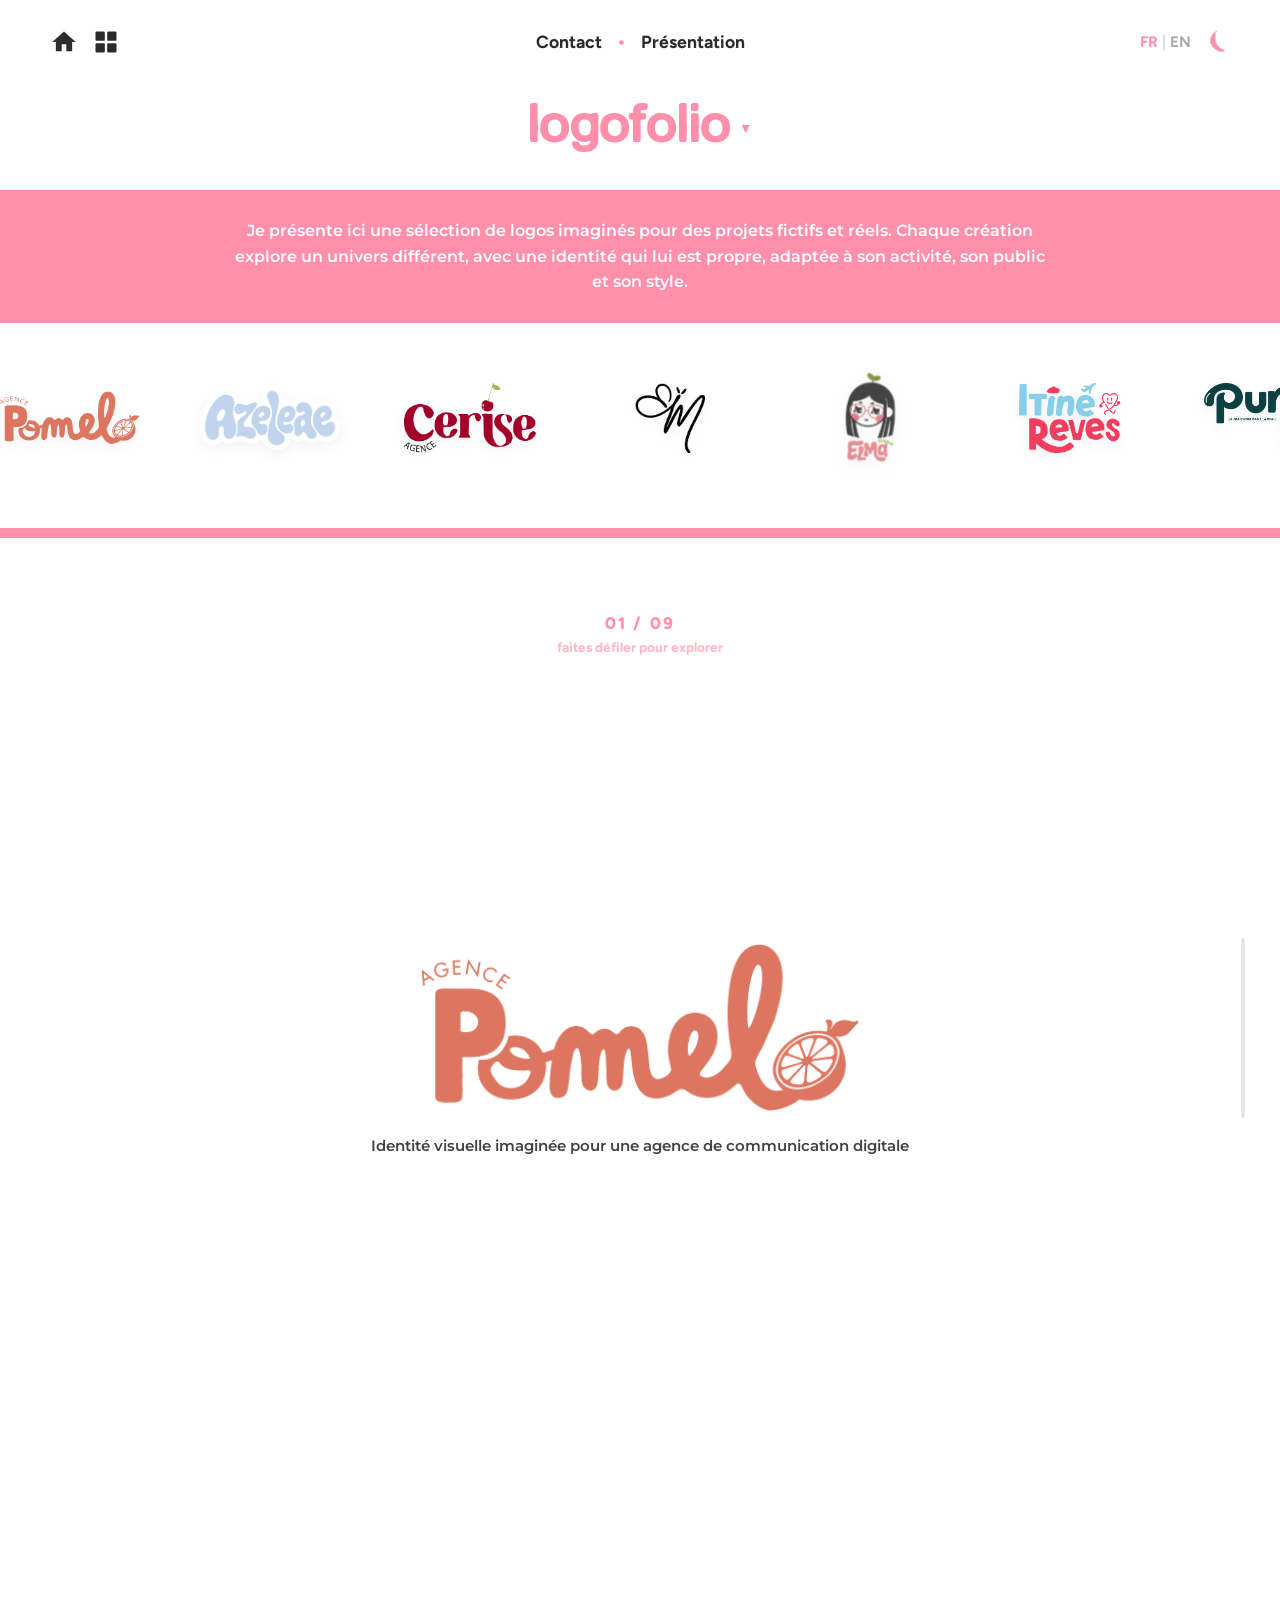
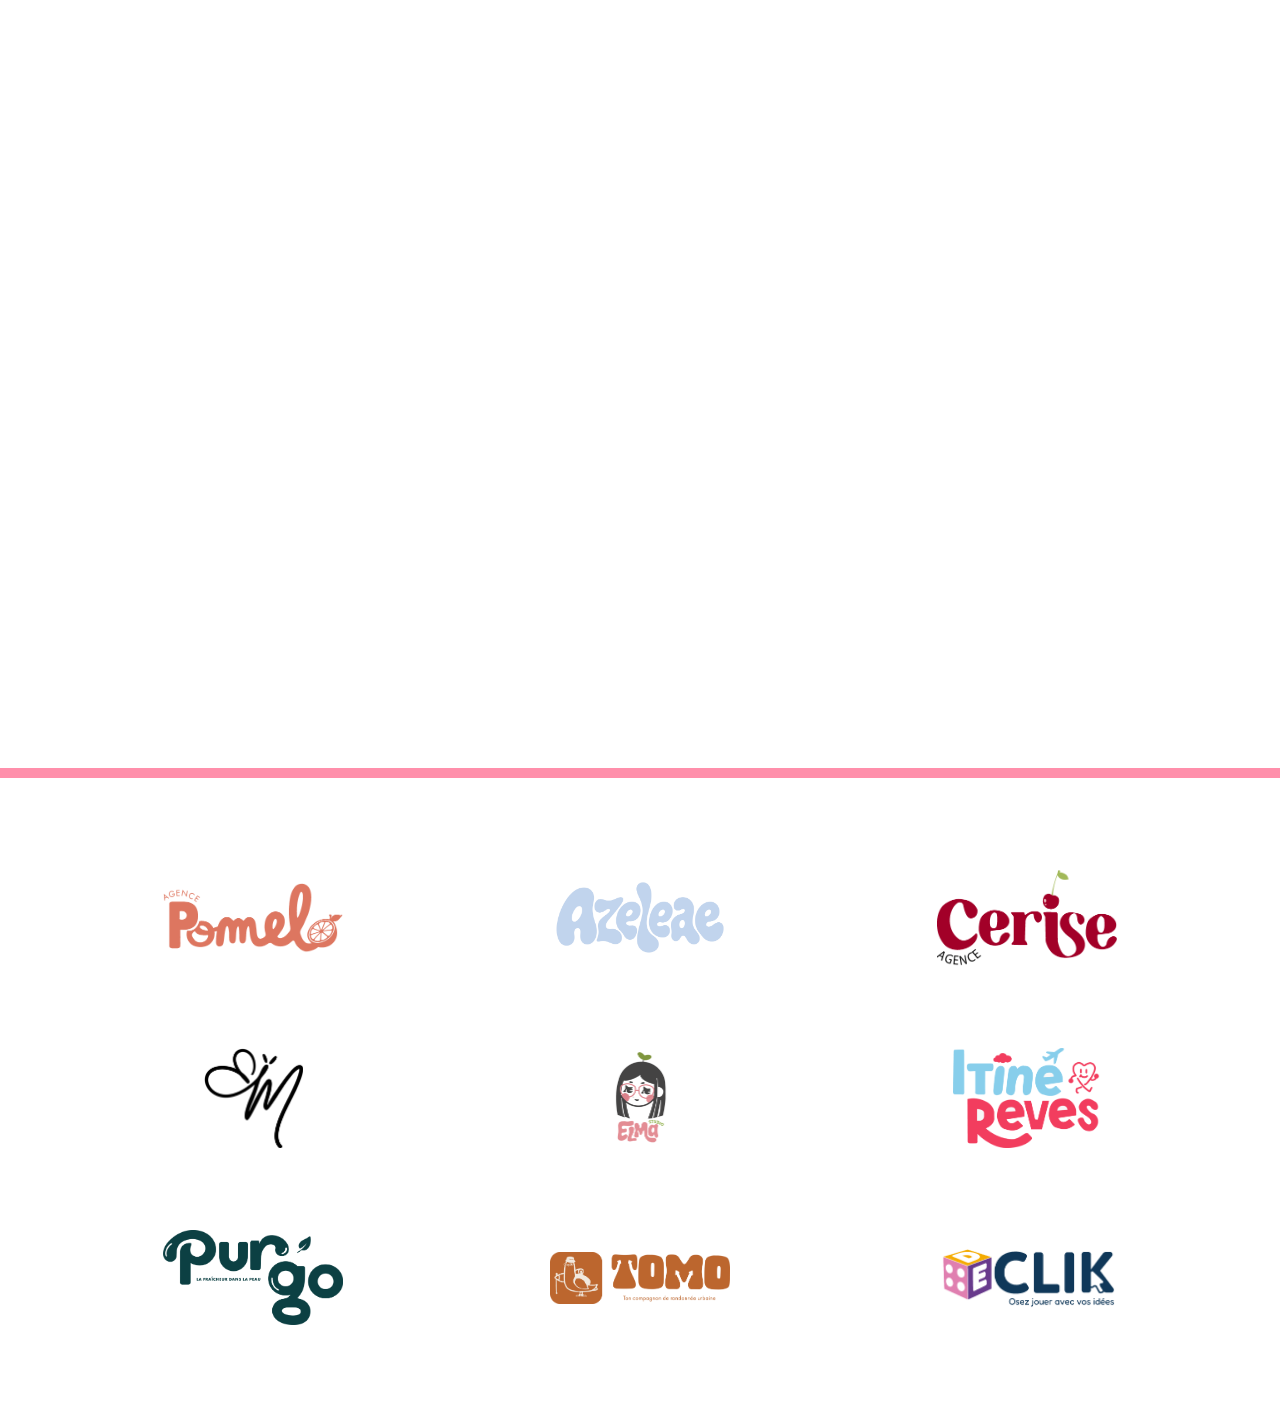
<file: logofolio.html>
<!DOCTYPE html>
<html lang="fr">
<head>
    <meta charset="UTF-8">
    <meta name="viewport" content="width=device-width, initial-scale=1.0">
    <title>Logofolio - Portfolio Éléa</title>
    <link rel="icon" type="image/png" href="src/favicon.png">
    <!-- Polices Google Fonts : Montserrat & Figtree -->
    <link rel="preconnect" href="https://fonts.googleapis.com">
    <link rel="preconnect" href="https://fonts.gstatic.com" crossorigin>
    <link href="https://fonts.googleapis.com/css2?family=Figtree:wght@700;800;900&family=Montserrat:wght@300;400;600;700;900&display=swap" rel="stylesheet">
    <link rel="stylesheet" href="logofolio.css">
</head>
<body>

    <!-- Header / Navbar -->
    <header class="navbar">
        <div class="nav-icons">
            <!-- Icône Maison (Accueil) -->
            <a href="index.html" class="home-icon" aria-label="Accueil">
                <svg viewBox="0 0 24 24" fill="currentColor" aria-hidden="true">
                    <path d="M10 20v-6h4v6h5v-8h3L12 3 2 12h3v8z"/>
                </svg>
            </a>

            <!-- Icône Portfolio (Grille) -->
            <a href="portfolio.html" class="home-icon" aria-label="Portfolio">
                <svg viewBox="0 0 24 24" fill="currentColor" aria-hidden="true">
                    <path d="M4 11h6a1 1 0 0 0 1-1V4a1 1 0 0 0-1-1H4a1 1 0 0 0-1 1v6a1 1 0 0 0 1 1zm10 0h6a1 1 0 0 0 1-1V4a1 1 0 0 0-1-1h-6a1 1 0 0 0-1 1v6a1 1 0 0 0 1 1zM4 21h6a1 1 0 0 0 1-1v-6a1 1 0 0 0-1-1H4a1 1 0 0 0-1 1v6a1 1 0 0 0 1 1zm10 0h6a1 1 0 0 0 1-1v-6a1 1 0 0 0-1-1h-6a1 1 0 0 0-1 1v6a1 1 0 0 0 1 1z"/>
                </svg>
            </a>
        </div>

        <!-- Bouton menu déroulant (visible uniquement sur mobile) -->
        <button
            type="button"
            id="mobile-menu-toggle"
            class="mobile-menu-btn"
            aria-label="Ouvrir le menu"
            aria-expanded="false"
            aria-controls="mobile-dropdown"
        >
            <span class="burger-lines" aria-hidden="true"></span>
        </button>

        <!-- Navigation & contrôles (bureau : alignés horizontalement | mobile : menu déroulant) -->
        <div id="mobile-dropdown" class="nav-panel">
            <nav class="nav-links" aria-label="Navigation principale">
                <a href="contact.html" data-fr="Contact" data-en="Contact">Contact</a>
                <span class="nav-dot" aria-hidden="true">•</span>
                <a href="presentation.html" data-fr="Présentation" data-en="About">Présentation</a>
            </nav>

            <div class="nav-controls">
                <button type="button" id="lang-toggle" class="control-btn" aria-label="Changer de langue">
                    <span id="lang-fr" class="lang-option active">FR</span>
                    <span class="lang-divider" aria-hidden="true">|</span>
                    <span id="lang-en" class="lang-option">EN</span>
                </button>
                <button type="button" id="theme-toggle" class="control-btn theme-icon" aria-label="Changer de thème">⏾</button>
            </div>
        </div>
    </header>

    <!-- Titre déroulant -->
    <div class="edition-title-container" id="titleDropdownContainer">
        <button
            type="button"
            class="dropdown-header"
            id="dropdownToggle"
            aria-expanded="false"
            aria-controls="dropdownMenu"
        >
            <h1 class="page-title" data-fr="logofolio" data-en="logofolio">logofolio</h1>
            <span class="arrow-icon" aria-hidden="true">▼</span>
        </button>
        
        <ul class="dropdown-menu" id="dropdownMenu">
            <li><a href="#pomelo">POMELO</a></li>
            <li><a href="#azeleae">AZELEAE</a></li>
            <li><a href="#agence-cerise">AGENCE CERISE</a></li>
            <li><a href="#elea-mayor">ELEA MAYOR</a></li>
            <li><a href="#studio-elma">STUDIO ELMA</a></li>
            <li><a href="#itinereves">ITINÉREVES</a></li>
            <li><a href="#purgo">PUR'GO</a></li>
            <li><a href="#tomo">TOMO</a></li>
            <li><a href="#declik">DECLIK</a></li>
        </ul>
    </div>

    <!-- ENCART COLORÉ COMPACT ET CENTRÉ -->
    <section class="intro-banner">
        <div class="intro-content">
            <p data-fr="Je présente ici une sélection de logos imaginés pour des projets fictifs et réels. Chaque création explore un univers différent, avec une identité qui lui est propre, adaptée à son activité, son public et son style."
               data-en="Here I present a selection of logos designed for fictional and real projects. Each creation explores a different universe, with its own unique identity tailored to its activity, audience, and style.">
               Je présente ici une sélection de logos imaginés pour des projets fictifs et réels. Chaque création explore un univers différent, avec une identité qui lui est propre, adaptée à son activité, son public et son style.
            </p>
        </div>
    </section>

    <!-- BANDEAU DÉFILANT CONTINU -->
    <div class="logos-marquee-container">
        <div class="logos-track" id="logosTrack">
            <a href="#pomelo" class="marquee-item"><img src="src/pomelo.png" alt="Logo Pomelo"></a>
            <a href="#azeleae" class="marquee-item"><img src="src/azeleae.png" alt="Logo Azeleae"></a>
            <a href="#agence-cerise" class="marquee-item"><img src="src/agence_cerise.png" alt="Logo Agence Cerise"></a>
            <a href="#elea-mayor" class="marquee-item"><img src="src/elea_mayor.png" alt="Logo Elea Mayor"></a>
            <a href="#studio-elma" class="marquee-item"><img src="src/studio_elma.png" alt="Logo Studio Elma" class="marquee-logo-elma"></a>
            <a href="#itinereves" class="marquee-item"><img src="src/itinereves.png" alt="Logo Itinéreves"></a>
            <a href="#purgo" class="marquee-item"><img src="src/purgo.png" alt="Logo Pur'go"></a>
            <a href="#tomo" class="marquee-item"><img src="src/tomo.png" alt="Logo Tomo"></a>
            <a href="#declik" class="marquee-item"><img src="src/declik.png" alt="Logo Declik"></a>
        </div>
    </div>

    <hr class="project-divider">

    <!-- SCROLLYTELLING VERTICAL -->
    <section class="scrollytelling-wrapper" id="scrollyWrapper">
        <div class="scrolly-sticky-viewport">
            <div class="scrolly-header">
                <span class="scrolly-counter" id="scrollyCounter">01 / 09</span>
                <p class="scrolly-hint" data-fr="Faites défiler pour explorer" data-en="Scroll down to explore">Faites défiler pour explorer</p>
            </div>

            <div class="scrolly-stage" id="scrollyStage">
                
                <!-- Slide 1 : POMELO -->
                <article class="scrolly-slide is-active" id="pomelo">
                    <div class="scrolly-logo-box">
                        <img src="src/pomelo.png" alt="Logo Pomelo" onerror="this.src='https://via.placeholder.com/400x180/ffffff/222222?text=POMELO'">
                    </div>
                    <p class="logo-bottom-caption" data-fr="Identité visuelle imaginée pour une agence de communication digitale" data-en="Visual identity designed for a fictional communication agency">Identité visuelle imaginée pour une agence de communication fictive</p>
                </article>

                <!-- Slide 2 : AZELEAE -->
                <article class="scrolly-slide" id="azeleae">
                    <div class="scrolly-logo-box">
                        <img src="src/azeleae.png" alt="Logo Azeleae" onerror="this.src='https://via.placeholder.com/400x180/ffffff/222222?text=AZELEAE'">
                    </div>
                    <p class="logo-bottom-caption" data-fr="Identité graphique créée pour ma chaîne Twitch" data-en="Graphic identity created for my Twitch channel">Identité graphique créée pour ma chaîne Twitch</p>
                </article>

                <!-- Slide 3 : AGENCE CERISE -->
                <article class="scrolly-slide" id="agence-cerise">
                    <div class="scrolly-logo-box">
                        <img src="src/agence_cerise.png" alt="Logo Agence Cerise" onerror="this.src='https://via.placeholder.com/400x180/ffffff/222222?text=AGENCE+CERISE'">
                    </div>
                    <p class="logo-bottom-caption" data-fr="Logo conçu pour une agence de communication et de design" data-en="Logo designed for a fictional communication and design agency">Logo conçu pour une agence de communication et de design fictive</p>
                </article>

                <!-- Slide 4 : ELEA MAYOR -->
                <article class="scrolly-slide" id="elea-mayor">
                    <div class="scrolly-logo-box">
                        <img src="src/elea_mayor.png" alt="Logo Elea Mayor" class="logo-small" onerror="this.src='https://via.placeholder.com/400x180/ffffff/222222?text=ELEA+MAYOR'">
                    </div>
                    <p class="logo-bottom-caption" data-fr="Signature personnelle et monogramme d’Éléa Mayor" data-en="Personal signature and monogram of Éléa Mayor">Signature personnelle et monogramme d’Éléa Mayor</p>
                </article>

                <!-- Slide 5 : STUDIO ELMA -->
                <article class="scrolly-slide" id="studio-elma">
                    <div class="scrolly-logo-box">
                        <img src="src/studio_elma.png" alt="Logo Studio Elma" class="logo-small" onerror="this.src='https://via.placeholder.com/400x180/ffffff/222222?text=STUDIO+ELMA'">
                    </div>
                    <p class="logo-bottom-caption" data-fr="Identité de marque pour mon studio de projets créatifs" data-en="Brand identity for my creative projects studio">Identité de marque pour mon studio de projets créatifs</p>
                </article>

                <!-- Slide 6 : ITINÉREVES -->
                <article class="scrolly-slide" id="itinereves">
                    <div class="scrolly-logo-box">
                        <img src="src/itinereves.png" alt="Logo Itinéreves" class="logo-small" onerror="this.src='https://via.placeholder.com/400x180/ffffff/222222?text=ITINEREVES'">
                    </div>
                    <p class="logo-bottom-caption" data-fr="Logotype réalisé pour l’association étudiante Erasmus de mon école" data-en="Logotype created for my school's Erasmus student association">Logotype réalisé pour l’association étudiante Erasmus de mon école</p>
                </article>

                <!-- Slide 7 : PUR'GO -->
                <article class="scrolly-slide" id="purgo">
                    <div class="scrolly-logo-box">
                        <img src="src/purgo.png" alt="Logo Pur'go" onerror="this.src='https://via.placeholder.com/400x180/ffffff/222222?text=PUR\'GO'">
                    </div>
                    <p class="logo-bottom-caption" data-fr="Logo imaginé pour une gamme de soins hygéniques dédiée aux sportifs" data-en="Logo imagined for a skincare line dedicated to athletes">Logo imaginé pour une gamme de soins dédiée aux sportifs</p>
                </article>

                <!-- Slide 8 : TOMO -->
                <article class="scrolly-slide" id="tomo">
                    <div class="scrolly-logo-box">
                        <img src="src/tomo.png" alt="Logo Tomo" onerror="this.src='https://via.placeholder.com/400x180/ffffff/222222?text=TOMO'">
                    </div>
                    <p class="logo-bottom-caption" data-fr="Identité visuelle conçue pour une application fictive de randonnée urbaine" data-en="Visual identity designed for a fictional urban hiking application">Identité visuelle conçue pour une application fictive de randonnée urbaine</p>
                </article>

                <!-- Slide 9 : DECLIK -->
                <article class="scrolly-slide" id="declik">
                    <div class="scrolly-logo-box">
                        <img src="src/declik.png" alt="Logo Declik" onerror="this.src='https://via.placeholder.com/400x180/ffffff/222222?text=DECLIK'">
                    </div>
                    <p class="logo-bottom-caption" data-fr="Logotype développé pour une agence de communication digital" data-en="Logotype developed for a fictional communication agency">Logotype développé pour une agence de communication fictive</p>
                </article>

            </div>

            <!-- Barre de progression verticale à droite de l'écran -->
            <div class="scrolly-progress-bar">
                <div class="scrolly-progress-fill" id="scrollyProgressFill"></div>
            </div>
        </div>
    </section>

    <hr class="project-divider">

    <!-- GRILLE RÉCAPITULATIVE DE FIN DE PAGE -->
    <section class="all-logos-grid-section">
        <div class="all-logos-grid">
            <a href="#pomelo" class="grid-logo-item"><img src="src/pomelo.png" alt="Pomelo"></a>
            <a href="#azeleae" class="grid-logo-item"><img src="src/azeleae.png" alt="Azeleae"></a>
            <a href="#agence-cerise" class="grid-logo-item"><img src="src/agence_cerise.png" alt="Agence Cerise"></a>
            <a href="#elea-mayor" class="grid-logo-item"><img src="src/elea_mayor.png" alt="Elea Mayor"></a>
            <a href="#studio-elma" class="grid-logo-item"><img src="src/studio_elma.png" alt="Studio Elma"></a>
            <a href="#itinereves" class="grid-logo-item"><img src="src/itinereves.png" alt="Itinéreves"></a>
            <a href="#purgo" class="grid-logo-item"><img src="src/purgo.png" alt="Pur'go"></a>
            <a href="#tomo" class="grid-logo-item"><img src="src/tomo.png" alt="Tomo"></a>
            <a href="#declik" class="grid-logo-item"><img src="src/declik.png" alt="Declik"></a>
        </div>
    </section>

    <script>
        // --- Duplication automatique du bandeau infini ---
        const track = document.getElementById('logosTrack');
        track.innerHTML += track.innerHTML;

        // --- Animation Scrollytelling Vertical ---
        const scrollyWrapper = document.getElementById('scrollyWrapper');
        const slides = Array.from(document.querySelectorAll('.scrolly-slide'));
        const scrollyCounter = document.getElementById('scrollyCounter');
        const scrollyProgressFill = document.getElementById('scrollyProgressFill');

        function handleScrollytelling() {
            const rect = scrollyWrapper.getBoundingClientRect();
            const scrollableDistance = scrollyWrapper.offsetHeight - window.innerHeight;
            
            if (scrollableDistance <= 0) return;

            let progress = -rect.top / scrollableDistance;
            progress = Math.max(0, Math.min(1, progress));

            const exactSlidePos = progress * (slides.length - 1);
            const activeIndex = Math.min(slides.length - 1, Math.round(exactSlidePos));

            scrollyProgressFill.style.height = `${progress * 100}%`;
            scrollyCounter.textContent = `${String(activeIndex + 1).padStart(2, '0')} / ${String(slides.length).padStart(2, '0')}`;

            slides.forEach((slide, idx) => {
                const offset = idx - exactSlidePos;
                const translateY = offset * 65;
                const distance = Math.abs(offset);
                const scale = Math.max(0.75, 1 - distance * 0.18);
                const opacity = Math.max(0, 1 - distance * 1.15);

                slide.style.transform = `translate3d(0, ${translateY}vh, 0) scale(${scale})`;
                slide.style.opacity = opacity;
                slide.style.pointerEvents = distance < 0.5 ? 'auto' : 'none';
            });
        }

        window.addEventListener('scroll', handleScrollytelling, { passive: true });
        window.addEventListener('resize', handleScrollytelling);
        handleScrollytelling();

        // --- Menu Déroulant du titre ---
        const dropdownToggle = document.getElementById('dropdownToggle');
        const dropdownMenu = document.getElementById('dropdownMenu');

        function setTitleDropdown(open) {
            dropdownToggle.classList.toggle('active', open);
            dropdownToggle.setAttribute('aria-expanded', String(open));
            dropdownMenu.classList.toggle('open', open);
        }

        dropdownToggle.addEventListener('click', (e) => {
            e.stopPropagation();
            const isOpen = dropdownMenu.classList.contains('open');
            setTitleDropdown(!isOpen);
        });

        // --- Menu Déroulant Mobile (Navbar) ---
        const mobileMenuBtn = document.getElementById('mobile-menu-toggle');
        const mobileDropdown = document.getElementById('mobile-dropdown');

        function setMobileMenu(open) {
            if (!mobileMenuBtn || !mobileDropdown) return;
            mobileMenuBtn.setAttribute('aria-expanded', String(open));
            mobileDropdown.classList.toggle('is-open', open);
        }

        if (mobileMenuBtn && mobileDropdown) {
            mobileMenuBtn.addEventListener('click', (e) => {
                e.stopPropagation();
                const isOpen = mobileMenuBtn.getAttribute('aria-expanded') === 'true';
                setMobileMenu(!isOpen);
            });

            mobileDropdown.querySelectorAll('a').forEach(link => {
                link.addEventListener('click', () => setMobileMenu(false));
            });
        }

        document.addEventListener('click', (e) => {
            if (!e.target.closest('.navbar')) {
                setMobileMenu(false);
            }
            if (!e.target.closest('#titleDropdownContainer')) {
                setTitleDropdown(false);
            }
        });

        document.addEventListener('keydown', (e) => {
            if (e.key === 'Escape') {
                setMobileMenu(false);
                setTitleDropdown(false);
            }
        });

        window.addEventListener('resize', () => {
            if (window.innerWidth > 900) {
                setMobileMenu(false);
            }
        });

        // Navigation directe vers un logo précis lors d'un clic
        document.querySelectorAll('a[href^="#"]').forEach(anchor => {
            anchor.addEventListener('click', function (e) {
                const targetId = this.getAttribute('href').substring(1);
                const targetIndex = slides.findIndex(s => s.id === targetId);
                
                if (targetIndex !== -1) {
                    e.preventDefault();
                    setTitleDropdown(false);

                    const wrapperTop = scrollyWrapper.offsetTop;
                    const scrollableDistance = scrollyWrapper.offsetHeight - window.innerHeight;
                    const targetProgress = targetIndex / (slides.length - 1);
                    const targetScrollY = wrapperTop + (targetProgress * scrollableDistance);

                    window.scrollTo({
                        top: targetScrollY,
                        behavior: 'smooth'
                    });
                }
            });
        });

        // --- Changement automatique des logos selon le thème (Jour / Nuit) ---
        const logoImages = document.querySelectorAll('.marquee-item img, .scrolly-logo-box img, .grid-logo-item img');

        function updateLogosForTheme(isDark) {
            logoImages.forEach(img => {
                if (!img.dataset.lightSrc) {
                    img.dataset.lightSrc = img.getAttribute('src');
                }

                const lightSrc = img.dataset.lightSrc;
                const darkSrc = lightSrc.replace(/(\.[^.]+)$/, 'nuit$1');

                img.src = isDark ? darkSrc : lightSrc;
            });
        }

        // --- Langue FR/EN & Thème sombre ---
        const langToggleBtn = document.getElementById('lang-toggle');
        const langFr = document.getElementById('lang-fr');
        const langEn = document.getElementById('lang-en');
        const themeToggleBtn = document.getElementById('theme-toggle');
        const translatableElements = document.querySelectorAll('[data-fr]');

        function applyLanguage(lang) {
            document.documentElement.lang = lang;
            langEn.classList.toggle('active', lang === 'en');
            langFr.classList.toggle('active', lang === 'fr');
            translatableElements.forEach(el => {
                const translation = el.getAttribute(`data-${lang}`);
                if (translation) {
                    el.textContent = translation;
                }
            });
        }

        function applyTheme(theme) {
            const isDark = theme === 'dark';
            document.body.classList.toggle('dark-mode', isDark);
            themeToggleBtn.textContent = isDark ? '☀︎' : '⏾';
            updateLogosForTheme(isDark);
        }

        let currentLang = localStorage.getItem('site_lang') || 'fr';
        let currentTheme = localStorage.getItem('site_theme') || 'light';

        applyLanguage(currentLang);
        applyTheme(currentTheme);

        langToggleBtn.addEventListener('click', () => {
            currentLang = currentLang === 'fr' ? 'en' : 'fr';
            localStorage.setItem('site_lang', currentLang);
            applyLanguage(currentLang);
        });

        themeToggleBtn.addEventListener('click', () => {
            currentTheme = document.body.classList.contains('dark-mode') ? 'light' : 'dark';
            localStorage.setItem('site_theme', currentTheme);
            applyTheme(currentTheme);
        });
    </script>
</body>
</html>
</file>
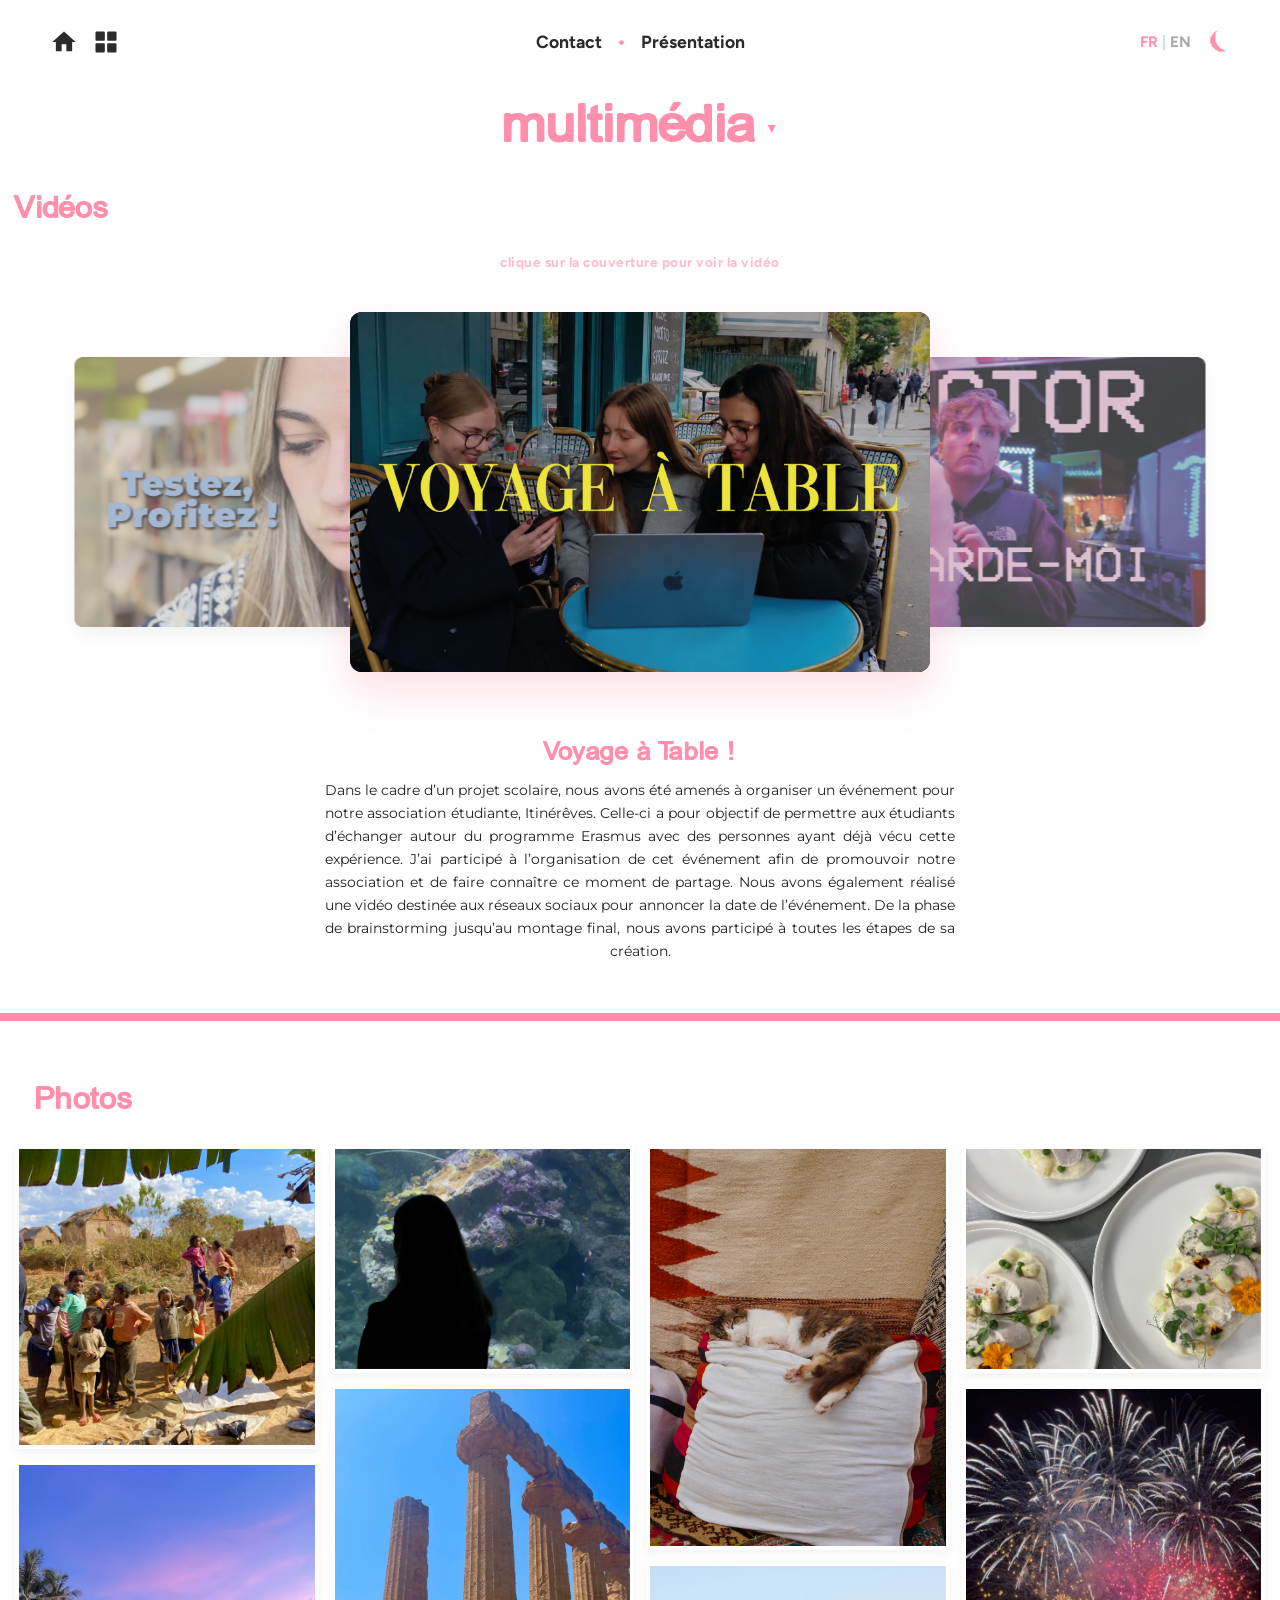
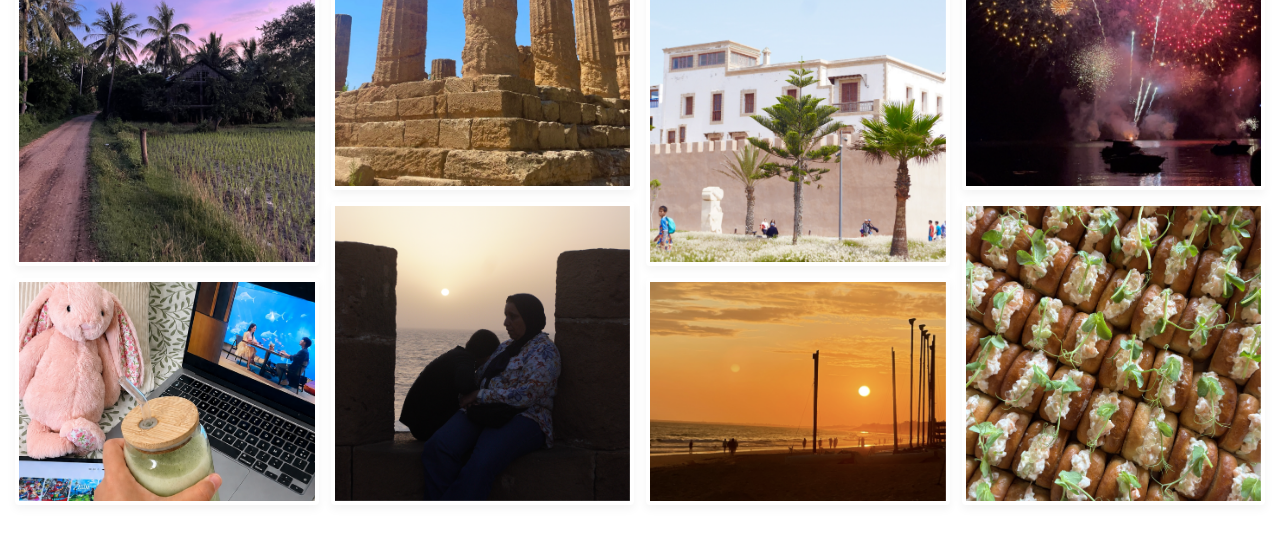
<file: multimedia.html>
<!DOCTYPE html>
<html lang="fr">
<head>
    <meta charset="UTF-8">
    <meta name="viewport" content="width=device-width, initial-scale=1.0">
    <title data-fr="Multimédia - Portfolio Éléa" data-en="Multimedia - Éléa's Portfolio">Multimédia - Portfolio Éléa</title>
    <link rel="icon" type="image/png" href="src/favicon.png">
    <!-- Polices Google Fonts : Montserrat & Figtree -->
    <link rel="preconnect" href="https://fonts.googleapis.com">
    <link rel="preconnect" href="https://fonts.gstatic.com" crossorigin>
    <link href="https://fonts.googleapis.com/css2?family=Figtree:wght@700;800;900&family=Montserrat:wght@300;400;600;700;900&display=swap" rel="stylesheet">
    <link rel="stylesheet" href="multimedia.css">
</head>
<body>

    <!-- Header -->
    <header class="navbar">
        <div class="nav-icons">
            <!-- Icône Maison (Accueil) -->
            <a href="index.html" class="home-icon" aria-label="Accueil" data-aria-fr="Accueil" data-aria-en="Home">
                <svg viewBox="0 0 24 24" fill="currentColor" aria-hidden="true">
                    <path d="M10 20v-6h4v6h5v-8h3L12 3 2 12h3v8z"/>
                </svg>
            </a>

            <!-- Icône Portfolio (Grille) placée à droite de la maison -->
            <a href="portfolio.html" class="home-icon" aria-label="Portfolio" data-aria-fr="Portfolio" data-aria-en="Portfolio">
                <svg viewBox="0 0 24 24" fill="currentColor" aria-hidden="true">
                    <path d="M4 11h6a1 1 0 0 0 1-1V4a1 1 0 0 0-1-1H4a1 1 0 0 0-1 1v6a1 1 0 0 0 1 1zm10 0h6a1 1 0 0 0 1-1V4a1 1 0 0 0-1-1h-6a1 1 0 0 0-1 1v6a1 1 0 0 0 1 1zM4 21h6a1 1 0 0 0 1-1v-6a1 1 0 0 0-1-1H4a1 1 0 0 0-1 1v6a1 1 0 0 0 1 1zm10 0h6a1 1 0 0 0 1-1v-6a1 1 0 0 0-1-1h-6a1 1 0 0 0-1 1v6a1 1 0 0 0 1 1z"/>
                </svg>
            </a>
        </div>

        <!-- Bouton menu déroulant (visible uniquement sur mobile) -->
        <button
            type="button"
            id="mobile-menu-toggle"
            class="mobile-menu-btn"
            aria-label="Ouvrir le menu"
            data-aria-fr="Ouvrir le menu"
            data-aria-en="Open menu"
            aria-expanded="false"
            aria-controls="mobile-dropdown"
        >
            <span class="burger-lines" aria-hidden="true"></span>
        </button>

        <!-- Navigation & contrôles (bureau : alignés horizontalement | mobile : menu déroulant) -->
        <div id="mobile-dropdown" class="nav-panel">
            <nav class="nav-links" aria-label="Navigation principale">
                <a href="contact.html" data-fr="Contact" data-en="Contact">Contact</a>
                <span class="nav-dot" aria-hidden="true">•</span>
                <a href="presentation.html" data-fr="Présentation" data-en="About">Présentation</a>
            </nav>

            <div class="nav-controls">
                <button type="button" id="lang-toggle" class="control-btn" aria-label="Changer de langue" data-aria-fr="Changer de langue" data-aria-en="Switch language">
                    <span id="lang-fr" class="lang-option active">FR</span>
                    <span class="lang-divider" aria-hidden="true">|</span>
                    <span id="lang-en" class="lang-option">EN</span>
                </button>
                <button type="button" id="theme-toggle" class="control-btn theme-icon" aria-label="Changer de thème" data-aria-fr="Changer de thème" data-aria-en="Switch theme">⏾</button>
            </div>
        </div>
    </header>

    <!-- Titre déroulant "multimédia" -->
    <div class="title-container" id="titleDropdownContainer">
        <button
            type="button"
            class="dropdown-header"
            id="dropdownToggle"
            aria-expanded="false"
            aria-controls="dropdownMenu"
        >
            <h1 class="page-title" data-fr="multimédia" data-en="multimedia">multimédia</h1>
            <span class="arrow-icon" aria-hidden="true">▼</span>
        </button>
        
        <ul class="dropdown-menu" id="dropdownMenu">
            <li><a href="#videos" data-fr="Vidéos" data-en="Videos">Vidéos</a></li>
            <li><a href="#photos" data-fr="Photos" data-en="Photos">Photos</a></li>
        </ul>
    </div>

    <main class="multimedia-content">
        
        <!-- SECTION 1 : VIDÉOS -->
        <section class="category-section" id="videos">
            <h2 class="category-title" data-fr="Vidéos" data-en="Videos">Vidéos</h2>
            
            <div class="video-carousel-container">
                <!-- Instruction courte, douce et semi-transparente -->
                <p class="click-instruction" id="clickInstruction" data-fr="Clique sur la couverture pour voir la vidéo" data-en="Click on the cover to watch the video">Clique sur la couverture pour voir la vidéo</p>

                <div class="video-stage" id="videoStage">
                    
                    <!-- Film 1 : Voyage à Table ! (Itinérêves) -->
                    <div class="video-card pos-center" 
                         data-index="0" 
                         data-url="https://www.instagram.com/reel/DC9d7IuTgNp/?utm_source=ig_web_copy_link&vrfl=MzRlODBiNWFlZA==&srtk=MzRlODBiNWFlZA=="
                         data-title-fr="Voyage à Table !" 
                         data-title-en="Voyage à Table !"
                         data-desc-fr="Dans le cadre d’un projet scolaire, nous avons été amenés à organiser un événement pour notre association étudiante, Itinérêves. Celle-ci a pour objectif de permettre aux étudiants d’échanger autour du programme Erasmus avec des personnes ayant déjà vécu cette expérience. J’ai participé à l’organisation de cet événement afin de promouvoir notre association et de faire connaître ce moment de partage. Nous avons également réalisé une vidéo destinée aux réseaux sociaux pour annoncer la date de l’événement. De la phase de brainstorming jusqu’au montage final, nous avons participé à toutes les étapes de sa création."
                         data-desc-en="As part of a school project, we were asked to organize an event for our student association, Itinérêves. Its goal is to allow students to discuss the Erasmus program with people who have already lived this experience. I participated in organizing this event to promote our association and spread the word about this sharing session. We also created a video for social media to announce the event's date. From the brainstorming phase to the final editing, we took part in all stages of its creation.">
                        <img src="src/film1.png" alt="Couverture Film 1" class="card-cover">
                    </div>

                    <!-- Film 2 : Clip Victor Vermeulen -->
                    <div class="video-card pos-right" 
                         data-index="1" 
                         data-url="https://youtu.be/qRc95QoHbsw?si=EmFsBFpYvlhwSVfw"
                         data-title-fr="Regarde-Moi - Victor Vermeulen (Official Music Video)" 
                         data-title-en="Regarde-Moi - Victor Vermeulen (Official Music Video)"
                         data-desc-fr="À l’occasion de la sortie de la première chanson de mon ami proche, Regarde-Moi de Victor Vermeulen, j’ai collaboré avec une camarade à la création de son clip musical. De l’écriture du scénario au tournage, nous avons imaginé un univers mêlant tristesse et joie, en utilisant les moyens à notre disposition (caméra, téléphone, etc.). Ce projet m’a permis d’explorer la narration visuelle et de participer à toutes les étapes de la réalisation."
                         data-desc-en="For the release of my close friend's first song, Regarde-Moi by Victor Vermeulen, I collaborated with a classmate to create his music video. From scriptwriting to shooting, we imagined a universe blending sadness and joy, using the means at our disposal (camera, phone, etc.). This project allowed me to explore visual storytelling and take part in all stages of production.">
                        <img src="src/film2.png" alt="Couverture Film 2" class="card-cover">
                    </div>

                    <!-- Film 3 : Testez, Profitez ! -->
                    <div class="video-card pos-left" 
                         data-index="2" 
                         data-url="https://youtu.be/f0YhGCploqU?si=KT0b1LpAUfW3vBgM"
                         data-title-fr="Testez, Profitez !" 
                         data-title-en="Testez, Profitez !"
                         data-desc-fr="Dans le cadre du projet scolaire Creative Storm, nous avons réalisé une vidéo publicitaire encourageant les jeunes à pratiquer des activités comme le sport et l’écriture. De la conception au tournage, jusqu’au montage, nous avons développé un projet créatif en équipe. Ce travail nous a permis d’obtenir la 3ᵉ place sur le podium de l’ISCOM Lyon et de nous qualifier pour le concours national."
                         data-desc-en="As part of the Creative Storm school project, we produced an advertising video encouraging young people to practice activities like sports and writing. From concept to shooting and editing, we developed a creative team project. This work earned us 3rd place on the podium at ISCOM Lyon and qualified us for the national competition.">
                        <img src="src/film3.png" alt="Couverture Film 3" class="card-cover">
                    </div>

                </div>

                <!-- Brief -->
                <div class="video-brief-container" id="videoBrief">
                    <h3 id="briefTitle" data-fr="Voyage à Table !" data-en="Voyage à Table !">Voyage à Table !</h3>
                    <p id="briefText" data-fr="Dans le cadre d’un projet scolaire, nous avons été amenés à organiser un événement pour notre association étudiante, Itinérêves. Celle-ci a pour objectif de permettre aux étudiants d’échanger autour du programme Erasmus avec des personnes ayant déjà vécu cette expérience. J’ai participé à l’organisation de cet événement afin de promouvoir notre association et de faire connaître ce moment de partage. Nous avons également réalisé une vidéo destinée aux réseaux sociaux pour annoncer la date de l’événement. De la phase de brainstorming jusqu’au montage final, nous avons participé à toutes les étapes de sa création." data-en="As part of a school project, we were asked to organize an event for our student association, Itinérêves. Its goal is to allow students to discuss the Erasmus program with people who have already lived this experience. I participated in organizing this event to promote our association and spread the word about this sharing session. We also created a video for social media to announce the event's date. From the brainstorming phase to the final editing, we took part in all stages of its creation.">Dans le cadre d’un projet scolaire, nous avons été amenés à organiser un événement pour notre association étudiante, Itinérêves. Celle-ci a pour objectif de permettre aux étudiants d’échanger autour du programme Erasmus avec des personnes ayant déjà vécu cette expérience. J’ai participé à l’organisation de cet événement afin de promouvoir notre association et de faire connaître ce moment de partage. Nous avons également réalisé une vidéo destinée aux réseaux sociaux pour annoncer la date de l’événement. De la phase de brainstorming jusqu’au montage final, nous avons participé à toutes les étapes de sa création.</p>
                </div>
            </div>
        </section>

        <!-- Ligne de séparation identique à Concept & Rédaction -->
        <hr class="section-divider">

        <!-- SECTION 2 : PHOTOS -->
        <section class="category-section photo-gallery-section last-section" id="photos">
            <h2 class="category-title" data-fr="Photos" data-en="Photos">Photos</h2>
            
            <div class="photo-wall">
                <!-- Colonne 1 -->
                <div class="photo-col">
                    <div class="photo-item aspect-square">
                        <img src="src/pic1.png" alt="Photo 1" onerror="this.remove()">
                        <span class="placeholder-label">pic1.png</span>
                    </div>
                    <div class="photo-item aspect-tall">
                        <img src="src/pic2.png" alt="Photo 2" onerror="this.remove()">
                        <span class="placeholder-label">pic2.png</span>
                    </div>
                    <div class="photo-item aspect-wide">
                        <img src="src/pic3.png" alt="Photo 3" onerror="this.remove()">
                        <span class="placeholder-label">pic3.png</span>
                    </div>
                </div>

                <!-- Colonne 2 -->
                <div class="photo-col">
                    <div class="photo-item aspect-wide">
                        <img src="src/pic4.png" alt="Photo 4" onerror="this.remove()">
                        <span class="placeholder-label">pic4.png</span>
                    </div>
                    <div class="photo-item aspect-tall">
                        <img src="src/pic5.png" alt="Photo 5" onerror="this.remove()">
                        <span class="placeholder-label">pic5.png</span>
                    </div>
                    <div class="photo-item aspect-square">
                        <img src="src/pic6.png" alt="Photo 6" onerror="this.remove()">
                        <span class="placeholder-label">pic6.png</span>
                    </div>
                </div>

                <!-- Colonne 3 -->
                <div class="photo-col">
                    <div class="photo-item aspect-tall">
                        <img src="src/pic7.png" alt="Photo 7" onerror="this.remove()">
                        <span class="placeholder-label">pic7.png</span>
                    </div>
                    <div class="photo-item aspect-square">
                        <img src="src/pic8.png" alt="Photo 8" onerror="this.remove()">
                        <span class="placeholder-label">pic8.png</span>
                    </div>
                    <div class="photo-item aspect-wide">
                        <img src="src/pic9.png" alt="Photo 9" onerror="this.remove()">
                        <span class="placeholder-label">pic9.png</span>
                    </div>
                </div>

                <!-- Colonne 4 -->
                <div class="photo-col">
                    <div class="photo-item aspect-wide">
                        <img src="src/pic10.png" alt="Photo 10" onerror="this.remove()">
                        <span class="placeholder-label">pic10.png</span>
                    </div>
                    <div class="photo-item aspect-tall">
                        <img src="src/pic11.png" alt="Photo 11" onerror="this.remove()">
                        <span class="placeholder-label">pic11.png</span>
                    </div>
                    <div class="photo-item aspect-square">
                        <img src="src/pic12.png" alt="Photo 12" onerror="this.remove()">
                        <span class="placeholder-label">pic12.png</span>
                    </div>
                </div>
            </div>
        </section>

    </main>

    <script>
        // --- Menu Déroulant du titre ---
        const dropdownToggle = document.getElementById('dropdownToggle');
        const dropdownMenu = document.getElementById('dropdownMenu');

        function setTitleDropdown(open) {
            dropdownToggle.classList.toggle('active', open);
            dropdownToggle.setAttribute('aria-expanded', String(open));
            dropdownMenu.classList.toggle('open', open);
        }

        dropdownToggle.addEventListener('click', (e) => {
            e.stopPropagation();
            const isOpen = dropdownMenu.classList.contains('open');
            setTitleDropdown(!isOpen);
        });

        dropdownMenu.querySelectorAll('a').forEach(link => {
            link.addEventListener('click', () => setTitleDropdown(false));
        });

        // --- Menu Déroulant Mobile (Navbar) ---
        const mobileMenuBtn = document.getElementById('mobile-menu-toggle');
        const mobileDropdown = document.getElementById('mobile-dropdown');

        function setMobileMenu(open) {
            if (!mobileMenuBtn || !mobileDropdown) return;
            mobileMenuBtn.setAttribute('aria-expanded', String(open));
            mobileDropdown.classList.toggle('is-open', open);
        }

        if (mobileMenuBtn && mobileDropdown) {
            mobileMenuBtn.addEventListener('click', (e) => {
                e.stopPropagation();
                const isOpen = mobileMenuBtn.getAttribute('aria-expanded') === 'true';
                setMobileMenu(!isOpen);
            });

            mobileDropdown.querySelectorAll('a').forEach(link => {
                link.addEventListener('click', () => setMobileMenu(false));
            });
        }

        document.addEventListener('click', (e) => {
            if (!e.target.closest('.navbar')) {
                setMobileMenu(false);
            }
            if (!e.target.closest('#titleDropdownContainer')) {
                setTitleDropdown(false);
            }
        });

        document.addEventListener('keydown', (e) => {
            if (e.key === 'Escape') {
                setMobileMenu(false);
                setTitleDropdown(false);
            }
        });

        window.addEventListener('resize', () => {
            if (window.innerWidth > 900) {
                setMobileMenu(false);
            }
        });

        // --- Carrousel Vidéo Doux ---
        const cards = document.querySelectorAll('.video-card');
        const briefTitle = document.getElementById('briefTitle');
        const briefText = document.getElementById('briefText');

        let positionsState = [0, 1, 2]; 

        function updateCarousel(targetIndex) {
            const currentPosIndex = positionsState.indexOf(targetIndex);
            
            if (currentPosIndex === 0) return;

            if (currentPosIndex === 1) {
                positionsState.push(positionsState.shift());
            } else if (currentPosIndex === 2) {
                positionsState.unshift(positionsState.pop());
            }

            cards.forEach(card => {
                const cardIdx = parseInt(card.getAttribute('data-index'));
                const posInState = positionsState.indexOf(cardIdx);

                card.classList.remove('pos-center', 'pos-right', 'pos-left');

                if (posInState === 0) {
                    card.classList.add('pos-center');
                    const currentLang = localStorage.getItem('site_lang') || 'fr';
                    briefTitle.textContent = card.getAttribute(`data-title-${currentLang}`);
                    briefText.textContent = card.getAttribute(`data-desc-${currentLang}`);
                } else if (posInState === 1) {
                    card.classList.add('pos-right');
                } else if (posInState === 2) {
                    card.classList.add('pos-left');
                }
            });
        }

        cards.forEach(card => {
            card.addEventListener('click', () => {
                const idx = parseInt(card.getAttribute('data-index'));
                const posInState = positionsState.indexOf(idx);

                if (posInState === 0) {
                    const externalUrl = card.getAttribute('data-url');
                    if (externalUrl) {
                        window.open(externalUrl, '_blank', 'noopener,noreferrer');
                    }
                } else {
                    updateCarousel(idx);
                }
            });
        });

        // --- Langue & Thème ---
        const langToggleBtn = document.getElementById('lang-toggle');
        const langFr = document.getElementById('lang-fr');
        const langEn = document.getElementById('lang-en');
        const themeToggleBtn = document.getElementById('theme-toggle');
        const translatableElements = document.querySelectorAll('[data-fr]');
        const ariaTranslatableElements = document.querySelectorAll('[data-aria-fr]');

        function applyLanguage(lang) {
            langEn.classList.toggle('active', lang === 'en');
            langFr.classList.toggle('active', lang === 'fr');

            translatableElements.forEach(el => {
                const targetText = el.getAttribute(`data-${lang}`);
                if(targetText) {
                    if (el.tagName.toLowerCase() === 'title') {
                        document.title = targetText;
                    } else {
                        el.textContent = targetText;
                    }
                }
            });

            ariaTranslatableElements.forEach(el => {
                const ariaText = el.getAttribute(`data-aria-${lang}`);
                if (ariaText) el.setAttribute('aria-label', ariaText);
            });

            // Met à jour dynamiquement le titre et la description de la vidéo active au centre
            const activeCenterCard = document.querySelector('.video-card.pos-center');
            if (activeCenterCard) {
                briefTitle.textContent = activeCenterCard.getAttribute(`data-title-${lang}`);
                briefText.textContent = activeCenterCard.getAttribute(`data-desc-${lang}`);
            }

            document.documentElement.lang = lang;
        }

        function applyTheme(theme) {
            const isDark = theme === 'dark';
            document.body.classList.toggle('dark-mode', isDark);
            themeToggleBtn.textContent = isDark ? '☀︎' : '⏾';
        }

        let currentLang = localStorage.getItem('site_lang') || 'fr';
        let currentTheme = localStorage.getItem('site_theme') || 'light';

        applyLanguage(currentLang);
        applyTheme(currentTheme);

        langToggleBtn.addEventListener('click', () => {
            currentLang = currentLang === 'fr' ? 'en' : 'fr';
            localStorage.setItem('site_lang', currentLang);
            applyLanguage(currentLang);
        });

        themeToggleBtn.addEventListener('click', () => {
            currentTheme = document.body.classList.contains('dark-mode') ? 'light' : 'dark';
            localStorage.setItem('site_theme', currentTheme);
            applyTheme(currentTheme);
        });

    </script>
</body>
</html>
</file>
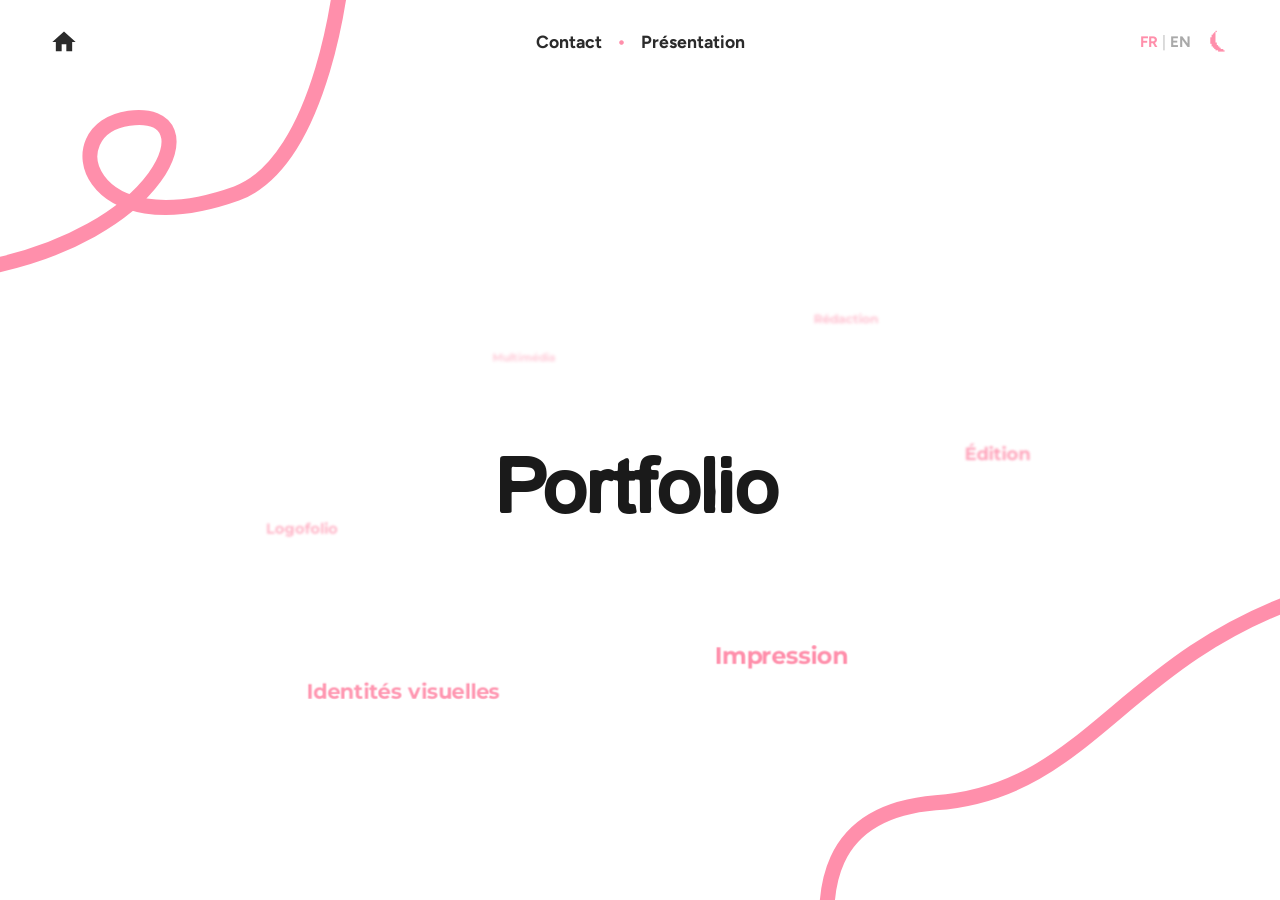
<file: portfolio.html>
<!DOCTYPE html>
<html lang="fr">

<head>
    <meta charset="UTF-8">
    <meta name="viewport" content="width=device-width, initial-scale=1.0">

    <title data-fr="Portfolio - Éléa" data-en="Portfolio - Éléa">Portfolio - Éléa</title>
    <link rel="icon" type="image/png" href="src/favicon.png">
    <!-- Polices Google Fonts : Figtree & Montserrat (incluant Black 900) -->
    <link rel="preconnect" href="https://fonts.googleapis.com">
    <link rel="preconnect" href="https://fonts.gstatic.com" crossorigin>

    <link
        href="https://fonts.googleapis.com/css2?family=Figtree:wght@700;800;900&family=Montserrat:wght@400;500;700;900&display=swap"
        rel="stylesheet"
    >

    <link rel="stylesheet" href="portfolio.css">
</head>

<body>

    <!-- Tracés décoratifs SVG animés -->
    <div class="decorations-container" aria-hidden="true">

        <svg class="decor-svg decor-top-left"
             viewBox="0 0 500 400"
             fill="none">

            <path
                class="draw-path path-top-left"
                d="M -20 250 C 150 220 200 100 120 110 C 50 120 80 230 220 180 C 300 150 320 -20 320 -50"
                stroke="currentColor"
                stroke-width="14"
                stroke-linecap="round"
            />

        </svg>

        <svg class="decor-svg decor-bottom-right"
             viewBox="0 0 500 500"
             fill="none">

            <path
                class="draw-path path-bottom-right"
                d="M 520 220 C 350 280 320 400 180 410 C 60 420 80 520 80 550"
                stroke="currentColor"
                stroke-width="14"
                stroke-linecap="round"
            />

        </svg>

    </div>


    <!-- Header -->
    <header class="navbar">

        <a href="index.html"
           class="home-icon"
           aria-label="Accueil"
           data-aria-fr="Accueil"
           data-aria-en="Home">

            <svg viewBox="0 0 24 24" fill="currentColor" aria-hidden="true">
                <path d="M10 20v-6h4v6h5v-8h3L12 3 2 12h3v8z"/>
            </svg>

        </a>

        <!-- Bouton menu déroulant (visible uniquement sur mobile) -->
        <button
            type="button"
            id="mobile-menu-toggle"
            class="mobile-menu-btn"
            aria-label="Ouvrir le menu"
            data-aria-fr="Ouvrir le menu"
            data-aria-en="Open menu"
            aria-expanded="false"
            aria-controls="mobile-dropdown"
        >
            <span class="burger-lines" aria-hidden="true"></span>
        </button>

        <!-- Navigation & contrôles (bureau : alignés horizontalement | mobile : menu déroulant) -->
        <div id="mobile-dropdown" class="nav-panel">

            <nav class="nav-links" aria-label="Navigation principale">

                <a href="contact.html"
                   data-fr="Contact"
                   data-en="Contact">
                    Contact
                </a>

                <span class="nav-dot" aria-hidden="true">•</span>

                <a href="presentation.html"
                   data-fr="Présentation"
                   data-en="About">
                    Présentation
                </a>

            </nav>


            <div class="nav-controls">

                <button
                    id="lang-toggle"
                    class="control-btn"
                    aria-label="Changer de langue"
                    data-aria-fr="Changer de langue"
                    data-aria-en="Switch language"
                    type="button"
                >

                    <span id="lang-fr" class="lang-option active">FR</span>

                    <span class="lang-divider" aria-hidden="true">|</span>

                    <span id="lang-en" class="lang-option">EN</span>

                </button>


                <button
                    id="theme-toggle"
                    class="control-btn theme-icon"
                    aria-label="Changer de thème"
                    data-aria-fr="Changer de thème"
                    data-aria-en="Switch theme"
                    type="button"
                >
                    ⏾
                </button>

            </div>

        </div>

    </header>



    <!-- Zone orbitale centrale -->
    <main class="portfolio-hero">

        <div class="orbit-scene">

            <h1
                class="portfolio-title"
                data-fr="Portfolio"
                data-en="Portfolio"
            >
                Portfolio
            </h1>


            <!-- Orbite des mots-clés -->
            <div class="keyword-orbit" id="orbit">

                <a href="edition.html"
                   class="keyword"
                   data-fr="Édition"
                   data-en="Publishing">

                    <span class="kw-text">Édition</span>

                </a>


                <a href="impression.html"
                   class="keyword"
                   data-fr="Impression"
                   data-en="Print">

                    <span class="kw-text">Impression</span>

                </a>


                <a href="identitevisuelle.html"
                   class="keyword"
                   data-fr="Identités visuelles"
                   data-en="Visual identities">

                    <span class="kw-text">Identités visuelles</span>

                </a>


                <a href="logofolio.html"
                   class="keyword"
                   data-fr="Logofolio"
                   data-en="Logofolio">

                    <span class="kw-text">Logofolio</span>

                </a>


                <a href="multimedia.html"
                   class="keyword"
                   data-fr="Multimédia"
                   data-en="Multimedia">

                    <span class="kw-text">Multimédia</span>

                </a>

                <a href="redaction.html"
                   class="keyword"
                   data-fr="Rédaction"
                   data-en="Writing">

                    <span class="kw-text">Rédaction</span>

                </a>

            </div>

        </div>

    </main>



    <script>

        // ==========================================
        // 1. ANIMATION ORBITALE 3D (avec reprise de position)
        // ==========================================

        const keywords = Array.from(
            document.querySelectorAll('.keyword')
        );

        const total = keywords.length;

        let angle = parseFloat(sessionStorage.getItem('portfolio_orbit_angle')) || 0;
        let isPaused = false;

        let radiusX = 360;
        let radiusY = 180;
        const tiltAngle = -0.25;

        function updateOrbitRadii() {
            const width = window.innerWidth;
            if (width <= 480) {
                radiusX = 145;
                radiusY = 115;
            } else if (width <= 600) {
                radiusX = 185;
                radiusY = 135;
            } else if (width <= 900) {
                radiusX = 250;
                radiusY = 150;
            } else {
                radiusX = 360;
                radiusY = 180;
            }
        }

        updateOrbitRadii();


        function update3DPositions() {

            if (!isPaused) {
                angle += 0.004;
                sessionStorage.setItem('portfolio_orbit_angle', angle);
            }

            keywords.forEach((kw, index) => {

                const itemAngle =
                    angle + (index * (2 * Math.PI / total));

                const rawX = Math.cos(itemAngle) * radiusX;
                const rawY = Math.sin(itemAngle) * radiusY;

                const x =
                    rawX * Math.cos(tiltAngle)
                    - rawY * Math.sin(tiltAngle);

                const y =
                    rawX * Math.sin(tiltAngle)
                    + rawY * Math.cos(tiltAngle);

                const z = Math.sin(itemAngle);


                const scale = 0.65 + (z + 1) * 0.25;
                const opacity = 0.45 + (z + 1) * 0.28;
                const blur = Math.max(0, (1 - z) * 1.2);


                kw.style.transform = `
                    translate(-50%, -50%)
                    translate3d(${x}px, ${y}px, ${z * 100}px)
                    scale(${scale})
                `;

                kw.style.opacity = opacity;
                kw.style.filter = `blur(${blur}px)`;
                kw.style.zIndex = Math.round((z + 1) * 100);

                kw.style.pointerEvents = 'auto';
                kw.style.cursor = 'pointer';

            });

            requestAnimationFrame(update3DPositions);

        }

        update3DPositions();



        // ==========================================
        // 2. GESTION DES MOTS AU SURVOL / FOCUS
        // ==========================================

        function activateKeyword(kw) {
            isPaused = true;
            document.body.classList.add('keyword-hovered');
            keywords.forEach(item => item.classList.remove('active-target'));
            kw.classList.add('active-target');
        }

        function deactivateKeyword(kw) {
            isPaused = false;
            document.body.classList.remove('keyword-hovered');
            kw.classList.remove('active-target');
        }

        keywords.forEach(kw => {

            kw.addEventListener('mouseenter', () => activateKeyword(kw));
            kw.addEventListener('mouseleave', () => deactivateKeyword(kw));
            kw.addEventListener('focus', () => activateKeyword(kw));
            kw.addEventListener('blur', () => deactivateKeyword(kw));

        });



        // ==========================================
        // 3. MENU DÉROULANT MOBILE
        // ==========================================

        const mobileMenuBtn = document.getElementById('mobile-menu-toggle');
        const mobileDropdown = document.getElementById('mobile-dropdown');

        function setMobileMenu(open) {
            if (!mobileMenuBtn || !mobileDropdown) return;
            mobileMenuBtn.setAttribute('aria-expanded', String(open));
            mobileDropdown.classList.toggle('is-open', open);
        }

        if (mobileMenuBtn && mobileDropdown) {
            mobileMenuBtn.addEventListener('click', (e) => {
                e.stopPropagation();
                const isOpen = mobileMenuBtn.getAttribute('aria-expanded') === 'true';
                setMobileMenu(!isOpen);
            });

            mobileDropdown.querySelectorAll('a').forEach(link => {
                link.addEventListener('click', () => setMobileMenu(false));
            });

            document.addEventListener('click', (e) => {
                if (!e.target.closest('.navbar')) {
                    setMobileMenu(false);
                }
            });

            document.addEventListener('keydown', (e) => {
                if (e.key === 'Escape') setMobileMenu(false);
            });

            window.addEventListener('resize', () => {
                updateOrbitRadii();
                if (window.innerWidth > 900) {
                    setMobileMenu(false);
                }
            });
        } else {
            window.addEventListener('resize', updateOrbitRadii);
        }



        // ==========================================
        // 4. GESTION DE LA LANGUE FR / EN
        // ==========================================

        const langToggleBtn = document.getElementById('lang-toggle');
        const langFr = document.getElementById('lang-fr');
        const langEn = document.getElementById('lang-en');
        const translatableElements = document.querySelectorAll('[data-fr]');
        const ariaTranslatableElements = document.querySelectorAll('[data-aria-fr]');


        function applyLanguage(lang) {

            langEn.classList.toggle('active', lang === 'en');
            langFr.classList.toggle('active', lang === 'fr');

            translatableElements.forEach(el => {
                const textSpan = el.querySelector('.kw-text') || el;
                textSpan.textContent = el.getAttribute(`data-${lang}`);
            });

            ariaTranslatableElements.forEach(el => {
                el.setAttribute('aria-label', el.getAttribute(`data-aria-${lang}`));
            });

            document.documentElement.lang = lang;

        }



        // ==========================================
        // 5. GESTION DU MODE SOMBRE
        // ==========================================

        const themeToggleBtn = document.getElementById('theme-toggle');

        function applyTheme(theme) {

            if (theme === 'dark') {
                document.body.classList.add('dark-mode');
                themeToggleBtn.textContent = '☀︎';
            } else {
                document.body.classList.remove('dark-mode');
                themeToggleBtn.textContent = '⏾';
            }

        }



        // ==========================================
        // 6. SAUVEGARDE DES PRÉFÉRENCES
        // ==========================================

        let currentLang = localStorage.getItem('site_lang') || 'fr';
        let currentTheme = localStorage.getItem('site_theme') || 'light';

        applyLanguage(currentLang);
        applyTheme(currentTheme);


        langToggleBtn.addEventListener('click', () => {
            currentLang = currentLang === 'fr' ? 'en' : 'fr';
            localStorage.setItem('site_lang', currentLang);
            applyLanguage(currentLang);
        });


        themeToggleBtn.addEventListener('click', () => {
            currentTheme = document.body.classList.contains('dark-mode')
                ? 'light'
                : 'dark';
            localStorage.setItem('site_theme', currentTheme);
            applyTheme(currentTheme);
        });

    </script>

</body>

</html>
</file>
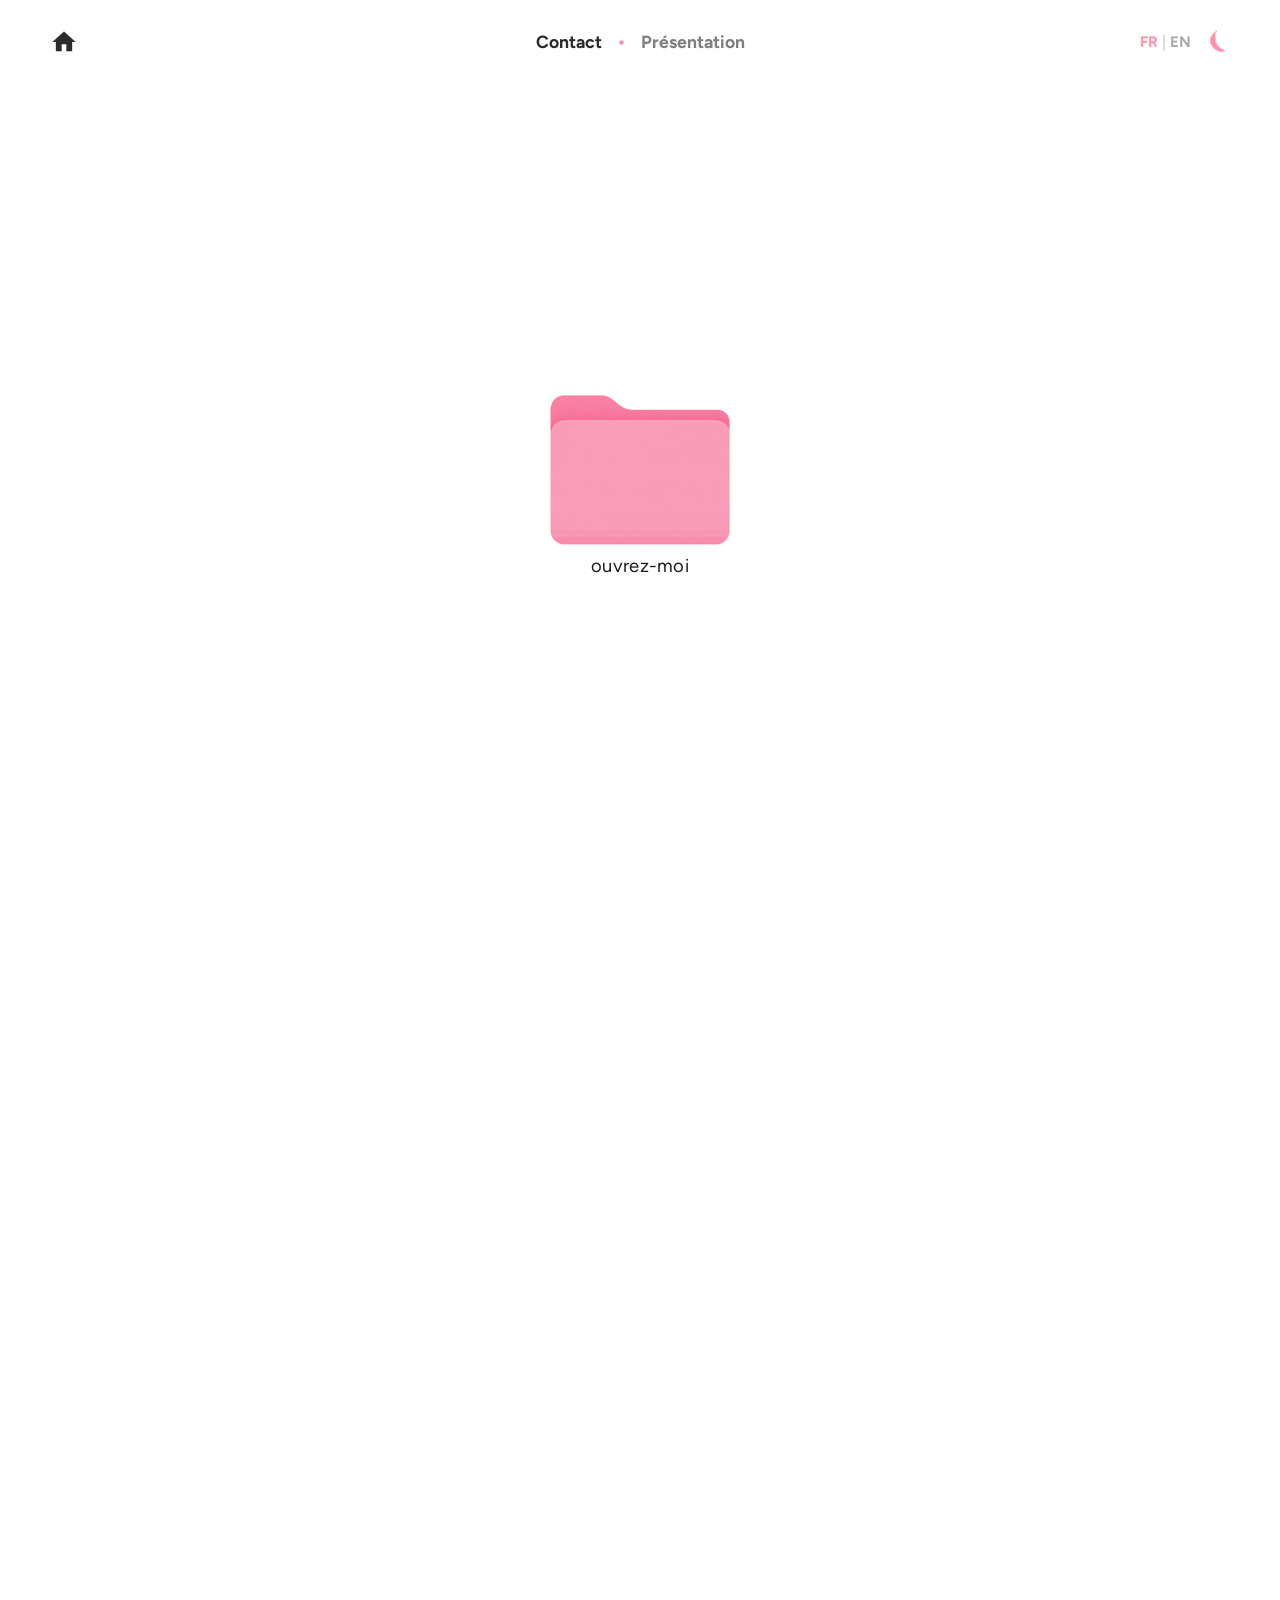
<file: presentation.html>
<!DOCTYPE html>
<html lang="fr">
<head>
    <meta charset="UTF-8">
    <meta name="viewport" content="width=device-width, initial-scale=1.0">
    <title>Présentation - Éléa Mayor</title>
    <link rel="icon" type="image/png" href="src/favicon.png">
    <!-- Import des polices Google Fonts : Figtree & Montserrat (incluant Black 900) -->
    <link rel="preconnect" href="https://fonts.googleapis.com">
    <link rel="preconnect" href="https://fonts.gstatic.com" crossorigin>
    <link
        href="https://fonts.googleapis.com/css2?family=Figtree:wght@400;500;600;700;800;900&family=Montserrat:wght@400;700;900&display=swap"
        rel="stylesheet"
    >
    <link rel="stylesheet" href="presentation.css">
</head>

<body class="light-mode scroll-locked">

    <!-- NAVBAR -->
    <header class="navbar">
        <a href="index.html" class="home-icon" aria-label="Accueil">
            <svg viewBox="0 0 24 24" fill="currentColor" aria-hidden="true">
                <path d="M10 20v-6h4v6h5v-8h3L12 3 2 12h3v8z"/>
            </svg>
        </a>

        <!-- Bouton menu déroulant (visible uniquement sur mobile) -->
        <button
            type="button"
            id="mobile-menu-toggle"
            class="mobile-menu-btn"
            aria-label="Ouvrir le menu"
            aria-expanded="false"
            aria-controls="mobile-dropdown"
        >
            <span class="burger-lines" aria-hidden="true"></span>
        </button>

        <!-- Navigation & contrôles (bureau : alignés horizontalement | mobile : menu déroulant) -->
        <div id="mobile-dropdown" class="nav-panel">
            <nav class="nav-links" aria-label="Navigation principale">
                <a
                    href="contact.html"
                    data-fr="Contact"
                    data-en="Contact"
                >
                    Contact
                </a>

                <span class="nav-dot" aria-hidden="true">•</span>

                <a
                    href="presentation.html"
                    class="active-link"
                    aria-current="page"
                    data-fr="Présentation"
                    data-en="About"
                >
                    Présentation
                </a>
            </nav>

            <div class="nav-controls">
                <button
                    type="button"
                    id="lang-toggle"
                    class="control-btn"
                    aria-label="Switch to English"
                >
                    <span id="lang-fr" class="lang-option active">FR</span>
                    <span class="lang-divider" aria-hidden="true">|</span>
                    <span id="lang-en" class="lang-option">EN</span>
                </button>

                <button
                    type="button"
                    id="theme-toggle"
                    class="control-btn theme-icon"
                    aria-label="Activer le mode sombre"
                    aria-pressed="false"
                >
                    ⏾
                </button>
            </div>
        </div>
    </header>

    <!-- ZONE DE SCROLL -->
    <div class="scrolly-spacer" id="scrollySpacer">

        <main class="interactive-stage" id="stage1">
            <div class="scene-container" id="sceneContainer">

                <!-- Dossier central -->
                <button
                    type="button"
                    class="folder-wrapper"
                    id="folderWrapper"
                    aria-label="Ouvrir le dossier de présentation"
                    aria-expanded="false"
                >
                    <img
                        src="src/dossier_rose.png"
                        alt=""
                        class="folder-img"
                        id="folderMainImg"
                    >

                    <span
                        class="folder-label"
                        data-fr="ouvrez-moi"
                        data-en="open me"
                    >
                        ouvrez-moi
                    </span>
                </button>

                <!-- Texte d'accueil -->
                <div
                    class="item-text-greeting desk-item"
                    id="itemGreeting"
                    data-top="22"
                    data-left="15"
                    aria-hidden="true"
                >
                    <span
                        class="txt-bonjour"
                        data-fr="Bonjour !"
                        data-en="Hello!"
                    >
                        Bonjour !
                    </span>

                    <span
                        class="txt-jesuis"
                        data-fr="je suis..."
                        data-en="I am..."
                    >
                        je suis...
                    </span>
                </div>

                <!-- Dossier -->
                <img
                    src="src/dossier.png"
                    alt="Dossier de présentation"
                    class="desk-item item-dossier"
                    id="itemDossier"
                    data-top="50"
                    data-left="20"
                    data-img-fr-light="src/dossier.png"
                    data-img-fr-dark="src/dossierblack.png"
                    data-img-en-light="src/dossieranglais.png"
                    data-img-en-dark="src/dossierblackanglais.png"
                    aria-hidden="true"
                >

                <!-- À propos de moi -->
                <img
                    src="src/propos.png"
                    alt="À propos de moi"
                    class="desk-item item-propos shadow-light"
                    id="itemPropos"
                    data-top="78"
                    data-left="18"
                    data-img-fr-light="src/propos.png"
                    data-img-fr-dark="src/proposblack.png"
                    data-img-en-light="src/proposanglais.png"
                    data-img-en-dark="src/proposblackanglais.png"
                    aria-hidden="true"
                >

                <!-- Photo + Compétences -->
                <div
                    class="desk-item item-photo-group"
                    id="itemPhotoGroup"
                    data-top="54"
                    data-left="50"
                    aria-hidden="true"
                >
                    <img
                        src="src/photo.png"
                        alt="Éléa Mayor"
                        class="photo-img"
                        id="itemPhoto"
                        data-img-fr-light="src/photo.png"
                        data-img-fr-dark="src/photoblack.png"
                        data-img-en-light="src/photoanglais.png"
                        data-img-en-dark="src/photoblackanglais.png"
                    >

                    <img
                        src="src/competences.png"
                        alt="Compétences"
                        class="competences-overlay"
                        id="itemCompetences"
                        data-img-fr-light="src/competences.png"
                        data-img-fr-dark="src/competencesblack.png"
                        data-img-en-light="src/competencesanglais.png"
                        data-img-en-dark="src/competencesblackanglais.png"
                    >
                </div>

                <!-- Expériences -->
                <img
                    src="src/experiences.png"
                    alt="Expériences"
                    class="desk-item item-experiences shadow-light"
                    id="itemExperiences"
                    data-top="40"
                    data-left="82"
                    data-img-fr-light="src/experiences.png"
                    data-img-fr-dark="src/experiencesblack.png"
                    data-img-en-light="src/experiencesanglais.png"
                    data-img-en-dark="src/experiencesblackanglais.png"
                    aria-hidden="true"
                >

                <!-- Contact -->
                <img
                    src="src/contact.png"
                    alt="Contact"
                    class="desk-item item-contact"
                    id="itemContact"
                    data-top="86"
                    data-left="80"
                    data-img-fr-light="src/contact.png"
                    data-img-fr-dark="src/contactblack.png"
                    data-img-en-light="src/contactanglais.png"
                    data-img-en-dark="src/contactblackanglais.png"
                    aria-hidden="true"
                >

            </div>
        </main>
    </div>

    <!-- FLÈCHE DE SCROLL -->
    <a
        href="#passionsSection"
        id="scrollDownArrow"
        class="scroll-down-arrow"
        aria-label="Descendre vers Mes passions"
        aria-hidden="true"
        tabindex="-1"
    >
        <svg
            viewBox="0 0 64 96"
            fill="none"
            xmlns="http://www.w3.org/2000/svg"
            aria-hidden="true"
        >
            <path
                d="M32 8V84M10 62L32 84L54 62"
                stroke="currentColor"
                stroke-width="9"
                stroke-linecap="round"
                stroke-linejoin="round"
            />
        </svg>
    </a>

    <!-- PASSIONS -->
    <section
        class="passions-section"
        id="passionsSection"
        aria-labelledby="passionsTitle"
        tabindex="-1"
        inert
    >
        <div class="passions-header">
            <h2
                class="passions-title"
                id="passionsTitle"
                data-fr="Mes passions"
                data-en="My passions"
            >
                Mes passions
            </h2>

            <p
                class="passions-subtitle"
                data-fr="Choisissez votre personnage"
                data-en="Choose your character"
            >
                Choisissez votre personnage
            </p>
        </div>

        <div class="character-select-container" id="characterCarousel">

            <button
                type="button"
                class="nav-arrow left-arrow"
                id="prevChar"
                aria-label="Personnage précédent"
            >
                <svg viewBox="0 0 24 24" aria-hidden="true">
                    <path d="M15.41 7.41L14 6l-6 6 6 6 1.41-1.41L10.83 12z"/>
                </svg>
            </button>

            <div class="character-display">
                <img
                    id="charImage"
                    src="src/streameuse.png"
                    alt="Streameuse"
                    class="character-portrait"
                >
            </div>

            <button
                type="button"
                class="nav-arrow right-arrow"
                id="nextChar"
                aria-label="Personnage suivant"
            >
                <svg viewBox="0 0 24 24" aria-hidden="true">
                    <path d="M10 6L8.59 7.41 13.17 12l-4.58 4.59L10 18l6-6z"/>
                </svg>
            </button>

            <!-- Fiche du personnage -->
            <div class="character-stats-panel">
                <h3
                    id="charTitle"
                    class="char-title"
                    aria-live="polite"
                    aria-atomic="true"
                >
                    Streameuse
                </h3>

                <p id="charDescription" class="char-description"></p>

                <div class="char-objective">
                    <strong data-fr="OBJECTIF :" data-en="GOAL:">
                        OBJECTIF :
                    </strong>

                    <span id="charObjective"></span>
                </div>

                <!-- Expérience -->
                <div class="stat-group">
                    <span
                        class="stat-label"
                        id="experienceLabel"
                        data-fr="Expérience"
                        data-en="Experience"
                    >
                        Expérience
                    </span>

                    <div
                        class="progress-bar-bg"
                        id="experienceBar"
                        role="progressbar"
                        aria-labelledby="experienceLabel"
                        aria-valuemin="0"
                        aria-valuemax="100"
                        aria-valuenow="65"
                    >
                        <div
                            id="charExp"
                            class="progress-bar-fill"
                            style="width: 65%;"
                        ></div>
                    </div>
                </div>

                <!-- Compétence -->
                <div class="stat-group">
                    <span
                        class="stat-label"
                        id="skillLabel"
                        data-fr="Compétence"
                        data-en="Skill"
                    >
                        Compétence
                    </span>

                    <div
                        class="progress-bar-bg"
                        id="skillBar"
                        role="progressbar"
                        aria-labelledby="skillLabel"
                        aria-valuemin="0"
                        aria-valuemax="100"
                        aria-valuenow="75"
                    >
                        <div
                            id="charSkill"
                            class="progress-bar-fill"
                            style="width: 75%;"
                        ></div>
                    </div>
                </div>

                <!-- Outils -->
                <div class="tools-group">
                    <span
                        class="tools-label"
                        data-fr="Outils"
                        data-en="Tools"
                    >
                        Outils
                    </span>

                    <div class="tools-grid">
                        <div class="tool-card">
                            <img
                                id="tool1"
                                src="src/outils-streameuse1.png"
                                alt="Outil 1"
                            >
                        </div>

                        <div class="tool-card">
                            <img
                                id="tool2"
                                src="src/outils-streameuse2.png"
                                alt="Outil 2"
                            >
                        </div>

                        <div class="tool-card">
                            <img
                                id="tool3"
                                src="src/outils-streameuse3.png"
                                alt="Outil 3"
                            >
                        </div>

                        <div class="tool-card">
                            <img
                                id="tool4"
                                src="src/outils-streameuse4.png"
                                alt="Outil 4"
                            >
                        </div>
                    </div>
                </div>
            </div>
        </div>
    </section>

    <script>
        const folderWrapper = document.getElementById('folderWrapper');
        const folderMainImg = document.getElementById('folderMainImg');
        const themeToggleBtn = document.getElementById('theme-toggle');
        const langToggleBtn = document.getElementById('lang-toggle');
        const langFr = document.getElementById('lang-fr');
        const langEn = document.getElementById('lang-en');

        const mobileMenuBtn = document.getElementById('mobile-menu-toggle');
        const mobileDropdown = document.getElementById('mobile-dropdown');

        const deskItems = document.querySelectorAll('.desk-item');
        const scrollySpacer = document.getElementById('scrollySpacer');
        const scrollDownArrow = document.getElementById('scrollDownArrow');
        const passionsSection = document.getElementById('passionsSection');

        const characterCarousel = document.getElementById('characterCarousel');
        const charImage = document.getElementById('charImage');
        const charTitle = document.getElementById('charTitle');
        const charDescription = document.getElementById('charDescription');
        const charObjective = document.getElementById('charObjective');
        const charExp = document.getElementById('charExp');
        const charSkill = document.getElementById('charSkill');

        const experienceBar = document.getElementById('experienceBar');
        const skillBar = document.getElementById('skillBar');

        const toolImages = [
            document.getElementById('tool1'),
            document.getElementById('tool2'),
            document.getElementById('tool3'),
            document.getElementById('tool4')
        ];

        const prevBtn = document.getElementById('prevChar');
        const nextBtn = document.getElementById('nextChar');

        const reducedMotion = window.matchMedia('(prefers-reduced-motion: reduce)');

        function readSetting(primaryKey, legacyKey, fallback) {
            try {
                return (
                    localStorage.getItem(primaryKey) ||
                    localStorage.getItem(legacyKey) ||
                    fallback
                );
            } catch {
                return fallback;
            }
        }

        function saveSetting(primaryKey, legacyKey, value) {
            try {
                localStorage.setItem(primaryKey, value);
                localStorage.setItem(legacyKey, value);
            } catch {}
        }

        let isDarkMode = readSetting('site_theme', 'theme', 'light') === 'dark';
        let currentLang = readSetting('site_lang', 'lang', 'fr') === 'en' ? 'en' : 'fr';

        let isOpen = false;
        let arrowReady = false;
        let currentCharacterIndex = 0;
        let characterTimer;
        let scrollFramePending = false;

        const characters = [
            {
                id: 'streameuse',
                title: { fr: 'Streameuse', en: 'Streamer' },
                img: 'src/streameuse.png',
                desc: {
                    fr: "Le streaming est pour moi une façon de développer ma confiance en moi tout en réunissant plusieurs de mes passions : la vidéo, les jeux vidéo et le partage. C'est l'occasion de créer du contenu, d'échanger avec une communauté et de vivre des moments conviviaux autour de centres d'intérêt communs. Avant tout, je souhaite prendre plaisir à partager et à faire découvrir mon univers.",
                    en: "Streaming is a way for me to build self-confidence while combining several of my passions: video, gaming, and sharing. It gives me the opportunity to create content, connect with a community, and enjoy friendly moments around shared interests. Above all, I want to enjoy sharing and introducing people to my world."
                },
                objective: { fr: "Avoir une communauté de 50 viewers", en: "Build a community of 50 viewers" },
                exp: 65,
                skill: 75,
                tools: [
                    'src/outils-streameuse1.png',
                    'src/outils-streameuse2.png',
                    'src/outils-streameuse3.png',
                    'src/outils-streameuse4.png'
                ]
            },
            {
                id: 'photographe',
                title: { fr: 'Photographe', en: 'Photographer' },
                img: 'src/photographe.png',
                desc: {
                    fr: "Depuis longtemps, j'aime avoir un appareil photo ou mon téléphone à portée de main pour immortaliser les moments qui m'entourent, particulièrement lors de mes voyages à travers le monde. Pour moi, la photographie est une façon de conserver une trace de chaque instant.",
                    en: "I've always loved having a camera or my phone close at hand to capture the moments around me, especially while traveling the world. For me, photography is a way to preserve a memory of each moment."
                },
                objective: { fr: "Immortaliser des moments sur chaque continent (2/5)", en: "Capture moments on every continent (2/5)" },
                exp: 80,
                skill: 60,
                tools: [
                    'src/outils-photographe1.png',
                    'src/outils-photographe2.png',
                    'src/outils-photographe3.png',
                    'src/outils-photographe4.png'
                ]
            },
            {
                id: 'voyageuse',
                title: { fr: 'Voyageuse', en: 'Traveler' },
                img: 'src/voyageuse.png',
                desc: {
                    fr: "J'ai toujours aimé voyager avec un objectif qui va au-delà de la simple découverte, notamment à travers l'aide à la personne et les rencontres humaines. Mes expériences à Madagascar et au Cambodge ont été particulièrement marquantes, riches en émotions.",
                    en: "I've always loved traveling with a purpose beyond simply discovering new places, particularly through helping others and meaningful human encounters. My experiences in Madagascar and Cambodia were especially memorable and full of emotion."
                },
                objective: { fr: "Partir en Amérique du Sud pour aider des personnes dans le besoin", en: "Travel to South America to help people in need" },
                exp: 90,
                skill: 85,
                tools: [
                    'src/outils-voyageuse1.png',
                    'src/outils-voyageuse2.png',
                    'src/outils-voyageuse3.png',
                    'src/outils-voyageuse4.png'
                ]
            },
            {
                id: 'artiste',
                title: { fr: 'Artiste', en: 'Artist' },
                img: 'src/artiste.png',
                desc: {
                    fr: "J'aime explorer différentes formes d'art, du dessin à la peinture, en passant par de nombreuses autres techniques créatives. Sans me spécialiser dans un domaine en particulier, j'aime expérimenter, apprendre et découvrir de nouvelles façons de créer.",
                    en: "I love exploring different forms of art, from drawing and painting to many other creative techniques. Rather than specializing in one particular field, I enjoy experimenting, learning, and discovering new ways to create."
                },
                objective: { fr: "Réussir à dessiner les perspectives", en: "Master perspective drawing" },
                exp: 70,
                skill: 50,
                tools: [
                    'src/outils-artiste1.png',
                    'src/outils-artiste2.png',
                    'src/outils-artiste3.png',
                    'src/outils-artiste4.png'
                ]
            },
            {
                id: 'ecrivaine',
                title: { fr: 'Écrivaine', en: 'Writer' },
                img: 'src/ecrivaine.png',
                desc: {
                    fr: "J'écris depuis l'âge de 10 ans, poussée par l'envie de m'évader du monde réel et de créer mes propres univers imaginaires. Au fil des années, j'ai donné naissance à de nombreux récits pour explorer de nouveaux horizons.",
                    en: "I've been writing since the age of 10, driven by the desire to escape the real world and create my own imaginary universes. Over the years, I've brought many stories to life to explore new horizons."
                },
                objective: { fr: "Publier mon premier roman", en: "Publish my first novel" },
                exp: 85,
                skill: 70,
                tools: [
                    'src/outils-ecrivaine1.png',
                    'src/outils-ecrivaine2.png',
                    'src/outils-ecrivaine3.png',
                    'src/outils-ecrivaine4.png'
                ]
            }
        ];

        // --- Menu déroulant mobile ---
        function setMobileMenu(open) {
            if (!mobileMenuBtn || !mobileDropdown) return;
            mobileMenuBtn.setAttribute('aria-expanded', String(open));
            mobileMenuBtn.setAttribute(
                'aria-label',
                open
                    ? (currentLang === 'fr' ? 'Fermer le menu' : 'Close menu')
                    : (currentLang === 'fr' ? 'Ouvrir le menu' : 'Open menu')
            );
            mobileDropdown.classList.toggle('is-open', open);
        }

        if (mobileMenuBtn && mobileDropdown) {
            mobileMenuBtn.addEventListener('click', (e) => {
                e.stopPropagation();
                const isMenuOpen = mobileMenuBtn.getAttribute('aria-expanded') === 'true';
                setMobileMenu(!isMenuOpen);
            });

            mobileDropdown.querySelectorAll('a').forEach(link => {
                link.addEventListener('click', () => setMobileMenu(false));
            });

            document.addEventListener('click', (e) => {
                if (!e.target.closest('.navbar')) {
                    setMobileMenu(false);
                }
            });

            document.addEventListener('keydown', (e) => {
                if (e.key === 'Escape') setMobileMenu(false);
            });

            window.addEventListener('resize', () => {
                if (window.innerWidth > 900) {
                    setMobileMenu(false);
                }
            });
        }

        function updateImages() {
            folderMainImg.src = isDarkMode
                ? 'src/dossier_jaune.png'
                : 'src/dossier_rose.png';

            document.querySelectorAll('[data-img-fr-light]').forEach(img => {
                const attribute = `data-img-${currentLang}-${isDarkMode ? 'dark' : 'light'}`;
                const source = img.getAttribute(attribute);
                if (source) {
                    img.src = source;
                }
            });
        }

        function applyTheme() {
            document.body.classList.toggle('dark-mode', isDarkMode);
            document.body.classList.toggle('light-mode', !isDarkMode);

            themeToggleBtn.textContent = isDarkMode ? '☀︎' : '⏾';
            themeToggleBtn.setAttribute('aria-pressed', String(isDarkMode));

            const label = currentLang === 'fr'
                ? (isDarkMode ? 'Activer le mode clair' : 'Activer le mode sombre')
                : (isDarkMode ? 'Switch to light mode' : 'Switch to dark mode');
            themeToggleBtn.setAttribute('aria-label', label);

            updateImages();
        }

        function updateCharacterDisplay(animate = true) {
            clearTimeout(characterTimer);

            const renderCharacter = () => {
                const character = characters[currentCharacterIndex];

                charImage.src = character.img;
                charImage.alt = character.title[currentLang];

                charTitle.textContent = character.title[currentLang];
                charDescription.textContent = character.desc[currentLang];
                charObjective.textContent = character.objective[currentLang];

                charExp.style.width = `${character.exp}%`;
                charSkill.style.width = `${character.skill}%`;

                experienceBar.setAttribute('aria-valuenow', character.exp);
                skillBar.setAttribute('aria-valuenow', character.skill);

                toolImages.forEach((img, index) => {
                    img.src = character.tools[index];
                    img.alt = currentLang === 'fr'
                        ? `Outil ${index + 1} — ${character.title.fr}`
                        : `Tool ${index + 1} — ${character.title.en}`;
                });

                charImage.classList.remove('is-changing');
            };

            if (!animate || reducedMotion.matches) {
                renderCharacter();
                return;
            }

            charImage.classList.add('is-changing');
            characterTimer = setTimeout(renderCharacter, 180);
        }

        function applyLanguage() {
            document.documentElement.lang = currentLang;

            document.title = currentLang === 'fr'
                ? 'Présentation - Éléa Mayor'
                : 'About - Éléa Mayor';

            langFr.classList.toggle('active', currentLang === 'fr');
            langEn.classList.toggle('active', currentLang === 'en');

            document.querySelectorAll('[data-fr][data-en]').forEach(el => {
                el.textContent = el.getAttribute(`data-${currentLang}`);
            });

            langToggleBtn.setAttribute(
                'aria-label',
                currentLang === 'fr' ? 'Switch to English' : 'Passer en français'
            );

            folderWrapper.setAttribute(
                'aria-label',
                currentLang === 'fr' ? 'Ouvrir le dossier de présentation' : 'Open the presentation folder'
            );

            scrollDownArrow.setAttribute(
                'aria-label',
                currentLang === 'fr' ? 'Descendre vers Mes passions' : 'Scroll down to My passions'
            );

            prevBtn.setAttribute('aria-label', currentLang === 'fr' ? 'Personnage précédent' : 'Previous character');
            nextBtn.setAttribute('aria-label', currentLang === 'fr' ? 'Personnage suivant' : 'Next character');

            if (mobileMenuBtn) {
                const isMenuOpen = mobileMenuBtn.getAttribute('aria-expanded') === 'true';
                mobileMenuBtn.setAttribute(
                    'aria-label',
                    isMenuOpen
                        ? (currentLang === 'fr' ? 'Fermer le menu' : 'Close menu')
                        : (currentLang === 'fr' ? 'Ouvrir le menu' : 'Open menu')
                );
            }

            applyTheme();
            updateCharacterDisplay(false);
        }

        function updateScrollArrow() {
            const passionsTop = passionsSection.getBoundingClientRect().top;
            const shouldShow = isOpen && arrowReady && passionsTop > window.innerHeight - 80;

            scrollDownArrow.classList.toggle('visible', shouldShow);
            scrollDownArrow.setAttribute('aria-hidden', String(!shouldShow));
            scrollDownArrow.tabIndex = shouldShow ? 0 : -1;
        }

        function updateScene() {
            if (!isOpen) return;

            const spacerRect = scrollySpacer.getBoundingClientRect();
            const scrollDistance = Math.max(scrollySpacer.offsetHeight - window.innerHeight, 1);
            const progress = Math.min(Math.max(-spacerRect.top / scrollDistance, 0), 1);

            deskItems.forEach(el => {
                if (!el.classList.contains('visible')) return;

                const originalTop = Number(el.dataset.top);
                const originalLeft = Number(el.dataset.left);

                const top = originalTop + (50 - originalTop) * progress;
                const left = originalLeft + (50 - originalLeft) * progress;

                const scale = 1 - progress * 0.85;
                const opacity = 1 - Math.pow(progress, 1.5);

                el.style.top = `${top}%`;
                el.style.left = `${left}%`;
                el.style.transform = `translate(-50%, -50%) scale(${scale})`;
                el.style.opacity = opacity;
            });

            if (progress > 0.5) {
                folderWrapper.classList.add('folder-returned');
                folderWrapper.style.opacity = (progress - 0.5) * 2;
            } else {
                folderWrapper.classList.remove('folder-returned');
                folderWrapper.style.opacity = 0;
            }

            updateScrollArrow();
        }

        function requestSceneUpdate() {
            if (scrollFramePending) return;
            scrollFramePending = true;

            requestAnimationFrame(() => {
                updateScene();
                scrollFramePending = false;
            });
        }

        folderWrapper.addEventListener('click', () => {
            if (isOpen) return;
            isOpen = true;

            document.body.classList.remove('scroll-locked');
            passionsSection.removeAttribute('inert');

            folderWrapper.setAttribute('aria-expanded', 'true');
            folderWrapper.classList.add('folder-opening');

            const startDelay = reducedMotion.matches ? 0 : 300;
            const itemDelay = reducedMotion.matches ? 0 : 100;

            deskItems.forEach((el, index) => {
                setTimeout(() => {
                    el.classList.add('visible');
                    el.setAttribute('aria-hidden', 'false');

                    if (window.scrollY > scrollySpacer.offsetTop) {
                        requestSceneUpdate();
                    }
                }, startDelay + index * itemDelay);
            });

            const revealDelay = reducedMotion.matches
                ? 0
                : startDelay + (deskItems.length - 1) * itemDelay + 800;

            setTimeout(() => {
                document.body.classList.add('scene-ready');
                arrowReady = true;
                updateScrollArrow();
            }, revealDelay);
        });

        scrollDownArrow.addEventListener('click', event => {
            event.preventDefault();
            if (!isOpen) return;

            passionsSection.focus({ preventScroll: true });
            passionsSection.scrollIntoView({
                behavior: reducedMotion.matches ? 'instant' : 'smooth',
                block: 'start'
            });
        });

        function showPrevCharacter() {
            currentCharacterIndex = (currentCharacterIndex - 1 + characters.length) % characters.length;
            updateCharacterDisplay();
        }

        function showNextCharacter() {
            currentCharacterIndex = (currentCharacterIndex + 1) % characters.length;
            updateCharacterDisplay();
        }

        prevBtn.addEventListener('click', showPrevCharacter);
        nextBtn.addEventListener('click', showNextCharacter);

        // Balayage tactile (swipe) sur mobile pour le carrousel
        if (characterCarousel) {
            let touchStartX = 0;
            let touchStartY = 0;

            characterCarousel.addEventListener('touchstart', (e) => {
                touchStartX = e.changedTouches[0].clientX;
                touchStartY = e.changedTouches[0].clientY;
            }, { passive: true });

            characterCarousel.addEventListener('touchend', (e) => {
                const deltaX = e.changedTouches[0].clientX - touchStartX;
                const deltaY = e.changedTouches[0].clientY - touchStartY;

                if (Math.abs(deltaX) > 45 && Math.abs(deltaX) > Math.abs(deltaY)) {
                    if (deltaX < 0) {
                        showNextCharacter();
                    } else {
                        showPrevCharacter();
                    }
                }
            }, { passive: true });
        }

        themeToggleBtn.addEventListener('click', () => {
            isDarkMode = !isDarkMode;
            saveSetting('site_theme', 'theme', isDarkMode ? 'dark' : 'light');
            applyTheme();
        });

        langToggleBtn.addEventListener('click', () => {
            currentLang = currentLang === 'fr' ? 'en' : 'fr';
            saveSetting('site_lang', 'lang', currentLang);
            applyLanguage();
        });

        window.addEventListener('scroll', requestSceneUpdate, { passive: true });
        window.addEventListener('resize', requestSceneUpdate);

        applyLanguage();
        updateScrollArrow();
    </script>

</body>
</html>
</file>
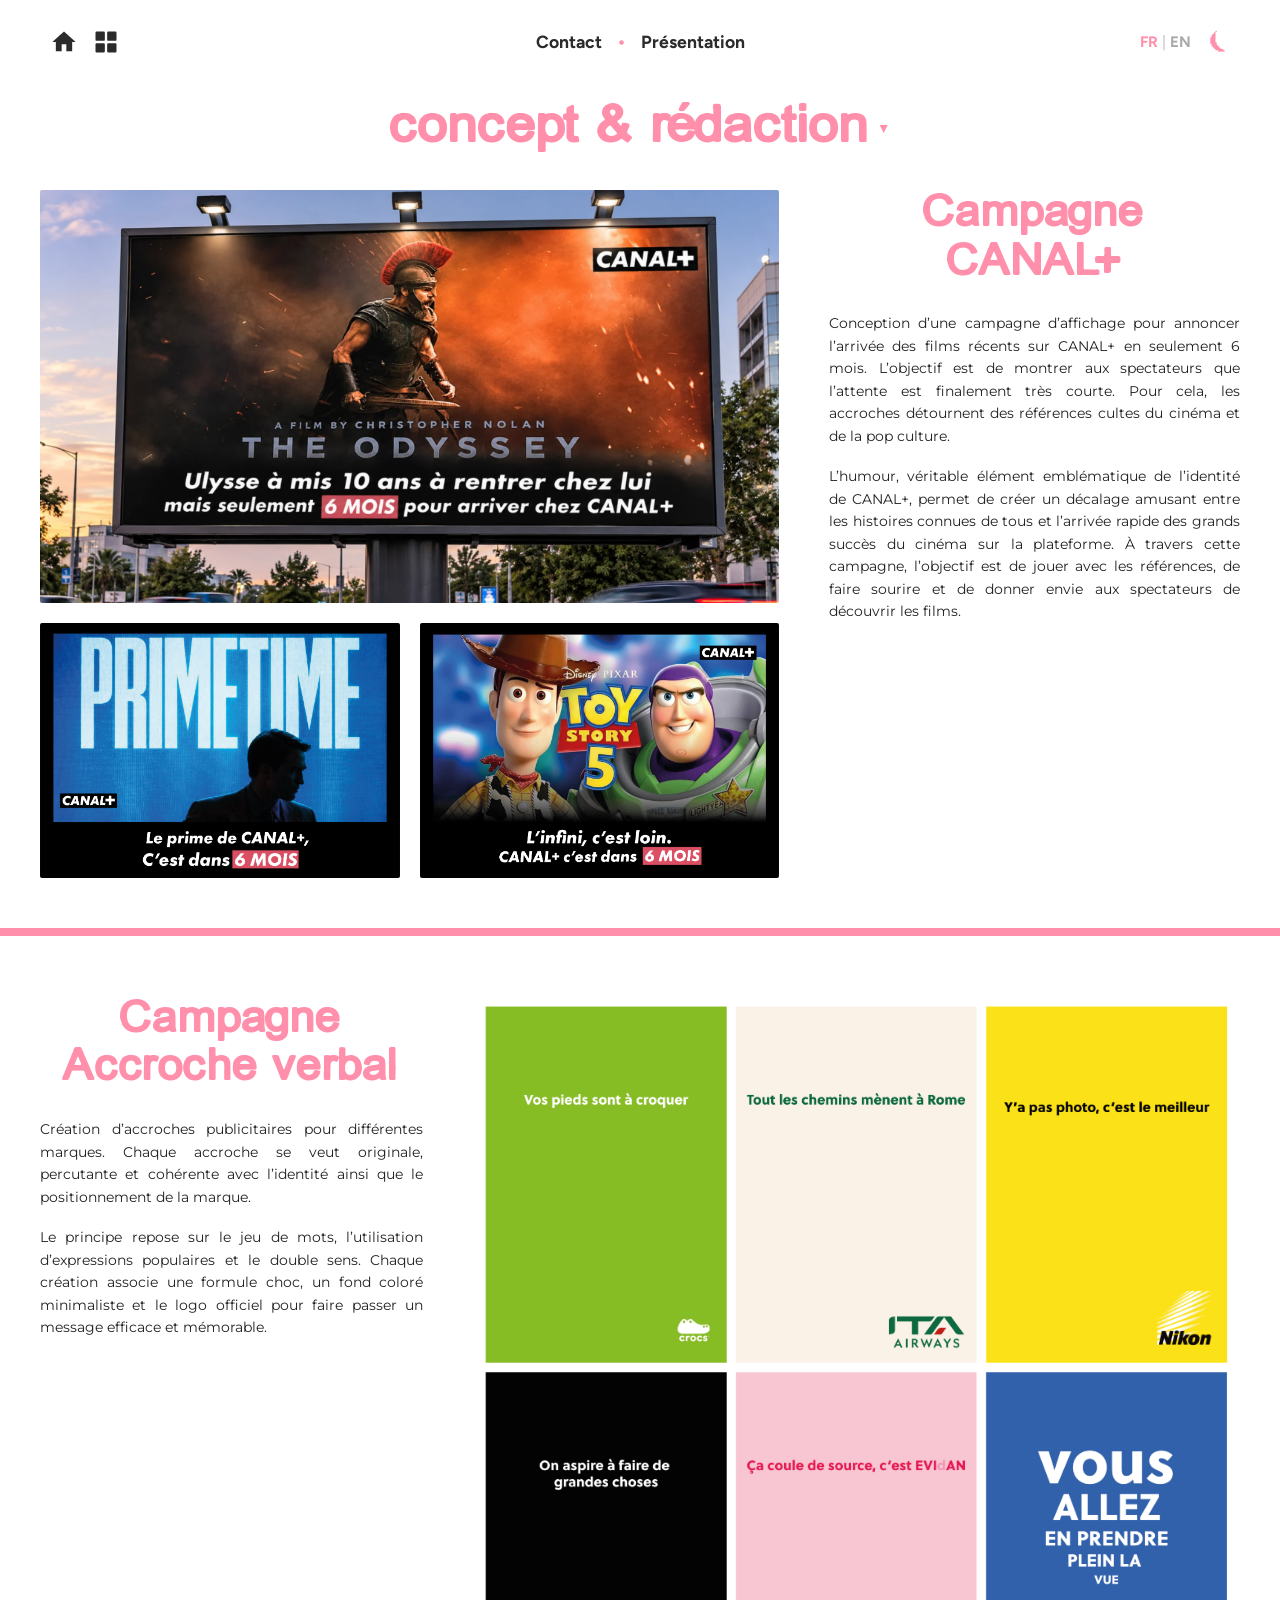
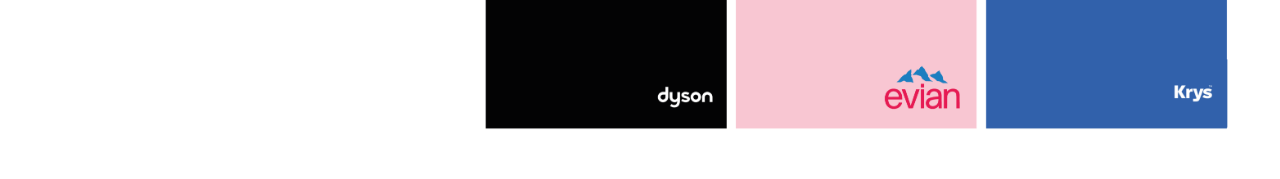
<file: redaction.html>
<!DOCTYPE html>
<html lang="fr">
<head>
    <meta charset="UTF-8">
    <meta name="viewport" content="width=device-width, initial-scale=1.0">
    <title data-fr="Concept & Rédaction - Portfolio Éléa" data-en="Concept & Writing - Éléa's Portfolio">Concept & Rédaction - Portfolio Éléa</title>
    <link rel="icon" type="image/png" href="src/favicon.png">
    <!-- Polices Google Fonts : Montserrat & Figtree -->
    <link rel="preconnect" href="https://fonts.googleapis.com">
    <link rel="preconnect" href="https://fonts.gstatic.com" crossorigin>
    <link href="https://fonts.googleapis.com/css2?family=Figtree:wght@700;800;900&family=Montserrat:wght@300;400;600;700;900&display=swap" rel="stylesheet">
    <link rel="stylesheet" href="redaction.css">
</head>
<body>

    <!-- Header -->
    <header class="navbar">
        <div class="nav-icons">
            <!-- Icône Maison (Accueil) -->
            <a href="index.html" class="home-icon" aria-label="Accueil" data-aria-fr="Accueil" data-aria-en="Home">
                <svg viewBox="0 0 24 24" fill="currentColor" aria-hidden="true">
                    <path d="M10 20v-6h4v6h5v-8h3L12 3 2 12h3v8z"/>
                </svg>
            </a>

            <!-- Icône Portfolio (Grille) placée à côté de la maison -->
            <a href="portfolio.html" class="home-icon" aria-label="Portfolio" data-aria-fr="Portfolio" data-aria-en="Portfolio">
                <svg viewBox="0 0 24 24" fill="currentColor" aria-hidden="true">
                    <path d="M4 11h6a1 1 0 0 0 1-1V4a1 1 0 0 0-1-1H4a1 1 0 0 0-1 1v6a1 1 0 0 0 1 1zm10 0h6a1 1 0 0 0 1-1V4a1 1 0 0 0-1-1h-6a1 1 0 0 0-1 1v6a1 1 0 0 0 1 1zM4 21h6a1 1 0 0 0 1-1v-6a1 1 0 0 0-1-1H4a1 1 0 0 0-1 1v6a1 1 0 0 0 1 1zm10 0h6a1 1 0 0 0 1-1v-6a1 1 0 0 0-1-1h-6a1 1 0 0 0-1 1v6a1 1 0 0 0 1 1z"/>
                </svg>
            </a>
        </div>

        <!-- Bouton menu déroulant (visible uniquement sur mobile) -->
        <button
            type="button"
            id="mobile-menu-toggle"
            class="mobile-menu-btn"
            aria-label="Ouvrir le menu"
            data-aria-fr="Ouvrir le menu"
            data-aria-en="Open menu"
            aria-expanded="false"
            aria-controls="mobile-dropdown"
        >
            <span class="burger-lines" aria-hidden="true"></span>
        </button>

        <!-- Navigation & contrôles (bureau : alignés horizontalement | mobile : menu déroulant) -->
        <div id="mobile-dropdown" class="nav-panel">
            <nav class="nav-links" aria-label="Navigation principale">
                <a href="contact.html" data-fr="Contact" data-en="Contact">Contact</a>
                <span class="nav-dot" aria-hidden="true">•</span>
                <a href="presentation.html" data-fr="Présentation" data-en="About">Présentation</a>
            </nav>

            <div class="nav-controls">
                <button type="button" id="lang-toggle" class="control-btn" aria-label="Changer de langue" data-aria-fr="Changer de langue" data-aria-en="Switch language">
                    <span id="lang-fr" class="lang-option active">FR</span>
                    <span class="lang-divider" aria-hidden="true">|</span>
                    <span id="lang-en" class="lang-option">EN</span>
                </button>
                <button type="button" id="theme-toggle" class="control-btn theme-icon" aria-label="Changer de thème" data-aria-fr="Changer de thème" data-aria-en="Switch theme">⏾</button>
            </div>
        </div>
    </header>

    <!-- Titre déroulant "concept & rédaction" traduisible -->
    <div class="edition-title-container" id="titleDropdownContainer">
        <button
            type="button"
            class="dropdown-header"
            id="dropdownToggle"
            aria-expanded="false"
            aria-controls="dropdownMenu"
        >
            <h1 class="page-title" data-fr="concept & rédaction" data-en="concept & writing">concept & rédaction</h1>
            <span class="arrow-icon" aria-hidden="true">▼</span>
        </button>
        
        <ul class="dropdown-menu" id="dropdownMenu">
            <li><a href="#canal" data-fr="Campagne CANAL+" data-en="CANAL+ Campaign">Campagne CANAL+</a></li>
            <li><a href="#accroche" data-fr="Accroche verbal" data-en="Verbal Hook">Accroche verbal</a></li>
        </ul>
    </div>

    <main class="redaction-content">

        <!-- SECTION 1 : CAMPAGNE CANAL+ -->
        <section class="redaction-section" id="canal">
            <div class="layout-canal">
                <!-- Visual Grid Left (Dossier src/) -->
                <div class="canal-media-grid">
                    <div class="canal-main-billboard">
                        <img src="src/canal_odyssey.png" alt="Canal+ The Odyssey Billboard" onerror="this.classList.add('img-error')">
                    </div>
                    <div class="canal-sub-grid">
                        <div class="canal-sub-item">
                            <img src="src/canal_spiderman.png" alt="Canal+ Spider-Man" onerror="this.classList.add('img-error')">
                        </div>
                        <div class="canal-sub-item">
                            <img src="src/canal_toystory.png" alt="Canal+ Toy Story 5" onerror="this.classList.add('img-error')">
                        </div>
                    </div>
                </div>

                <!-- Text Right -->
                <div class="canal-text-content">
                    <h2 class="section-heading" data-fr="Campagne<br>CANAL+" data-en="CANAL+<br>Campaign">Campagne<br>CANAL+</h2>
                    <div class="text-paragraphs">
                        <p data-fr="Conception d’une campagne d’affichage pour annoncer l’arrivée des films récents sur CANAL+ en seulement 6 mois. L’objectif est de montrer aux spectateurs que l’attente est finalement très courte. Pour cela, les accroches détournent des références cultes du cinéma et de la pop culture." data-en="Design of a billboard campaign announcing the arrival of recent movies on CANAL+ in just 6 months. The goal is to show viewers that the wait is ultimately very short. To achieve this, the taglines twist iconic cinematic and pop culture references.">
                            Conception d’une campagne d’affichage pour annoncer l’arrivée des films récents sur CANAL+ en seulement 6 mois. L’objectif est de montrer aux spectateurs que l’attente est finalement très courte. Pour cela, les accroches détournent des références cultes du cinéma et de la pop culture.
                        </p>
                        <p data-fr="L’humour, véritable élément emblématique de l’identité de CANAL+, permet de créer un décalage amusant entre les histoires connues de tous et l’arrivée rapide des grands succès du cinéma sur la plateforme. À travers cette campagne, l’objectif est de jouer avec les références, de faire sourire et de donner envie aux spectateurs de découvrir les films." data-en="Humor, a true emblematic element of CANAL+'s identity, creates a fun mismatch between universally known stories and the rapid arrival of major cinematic successes on the platform. Through this campaign, the goal is to play with references, make people smile, and make viewers eager to discover the films.">
                            L’humour, véritable élément emblématique de l’identité de CANAL+, permet de créer un décalage amusant entre les histoires connues de tous et l’arrivée rapide des grands succès du cinéma sur la plateforme. À travers cette campagne, l’objectif est de jouer avec les références, de faire sourire et de donner envie aux spectateurs de découvrir les films.
                        </p>
                    </div>
                </div>
            </div>
        </section>

        <!-- Séparateur pleine largeur -->
        <hr class="project-divider">

        <!-- SECTION 2 : CAMPAGNE ACCROCHE VERBAL -->
        <section class="redaction-section last-section" id="accroche">
            <div class="layout-accroche">
                <!-- Text Left -->
                <div class="accroche-text-content">
                    <h2 class="section-heading" data-fr="Campagne<br>Accroche verbal" data-en="Verbal Hook<br>Campaign">Campagne<br>Accroche verbal</h2>
                    <div class="text-paragraphs">
                        <p data-fr="Création d’accroches publicitaires pour différentes marques. Chaque accroche se veut originale, percutante et cohérente avec l’identité ainsi que le positionnement de la marque." data-en="Creation of advertising taglines for various brands. Each tagline aims to be original, impactful, and coherent with the brand's identity and positioning.">
                            Création d’accroches publicitaires pour différentes marques. Chaque accroche se veut originale, percutante et cohérente avec l’identité ainsi que le positionnement de la marque.
                        </p>
                        <p data-fr="Le principe repose sur le jeu de mots, l’utilisation d’expressions populaires et le double sens. Chaque création associe une formule choc, un fond coloré minimaliste et le logo officiel pour faire passer un message efficace et mémorable." data-en="The concept is based on wordplay, the use of popular expressions, and double meanings. Each creation combines a punchy line, a minimalist colored background, and the official logo to deliver an effective and memorable message.">
                            Le principe repose sur le jeu de mots, l’utilisation d’expressions populaires et le double sens. Chaque création associe une formule choc, un fond coloré minimaliste et le logo officiel pour faire passer un message efficace et mémorable.
                        </p>
                    </div>
                </div>

                <!-- Unique Image Right (Dossier src/) -->
                <div class="accroche-single-image">
                    <img src="src/accroches.png" alt="Accroches verbales - Campagne marques" class="full-accroche-img" onerror="this.classList.add('img-error')">
                </div>
            </div>
        </section>

    </main>

    <script>
        // Menu Déroulant du titre
        const dropdownToggle = document.getElementById('dropdownToggle');
        const dropdownMenu = document.getElementById('dropdownMenu');

        function setTitleDropdown(open) {
            dropdownToggle.classList.toggle('active', open);
            dropdownToggle.setAttribute('aria-expanded', String(open));
            dropdownMenu.classList.toggle('open', open);
        }

        dropdownToggle.addEventListener('click', (e) => {
            e.stopPropagation();
            const isOpen = dropdownMenu.classList.contains('open');
            setTitleDropdown(!isOpen);
        });

        dropdownMenu.querySelectorAll('a').forEach(link => {
            link.addEventListener('click', () => setTitleDropdown(false));
        });

        // Menu Déroulant Mobile (Navbar)
        const mobileMenuBtn = document.getElementById('mobile-menu-toggle');
        const mobileDropdown = document.getElementById('mobile-dropdown');

        function setMobileMenu(open) {
            if (!mobileMenuBtn || !mobileDropdown) return;
            mobileMenuBtn.setAttribute('aria-expanded', String(open));
            mobileDropdown.classList.toggle('is-open', open);
        }

        if (mobileMenuBtn && mobileDropdown) {
            mobileMenuBtn.addEventListener('click', (e) => {
                e.stopPropagation();
                const isOpen = mobileMenuBtn.getAttribute('aria-expanded') === 'true';
                setMobileMenu(!isOpen);
            });

            mobileDropdown.querySelectorAll('a').forEach(link => {
                link.addEventListener('click', () => setMobileMenu(false));
            });
        }

        document.addEventListener('click', (e) => {
            if (!e.target.closest('.navbar')) {
                setMobileMenu(false);
            }
            if (!e.target.closest('#titleDropdownContainer')) {
                setTitleDropdown(false);
            }
        });

        document.addEventListener('keydown', (e) => {
            if (e.key === 'Escape') {
                setMobileMenu(false);
                setTitleDropdown(false);
            }
        });

        window.addEventListener('resize', () => {
            if (window.innerWidth > 900) {
                setMobileMenu(false);
            }
        });

        // Langue & Mode Sombre
        const langToggleBtn = document.getElementById('lang-toggle');
        const langFr = document.getElementById('lang-fr');
        const langEn = document.getElementById('lang-en');
        const themeToggleBtn = document.getElementById('theme-toggle');
        const translatableElements = document.querySelectorAll('[data-fr]');
        const ariaTranslatableElements = document.querySelectorAll('[data-aria-fr]');

        function applyLanguage(lang) {
            langEn.classList.toggle('active', lang === 'en');
            langFr.classList.toggle('active', lang === 'fr');
            
            translatableElements.forEach(el => {
                const targetText = el.getAttribute(`data-${lang}`);
                if (targetText) {
                    if (el.tagName.toLowerCase() === 'title') {
                        document.title = targetText;
                    } else if (el.classList.contains('section-heading')) {
                        el.innerHTML = targetText;
                    } else {
                        el.textContent = targetText;
                    }
                }
            });

            ariaTranslatableElements.forEach(el => {
                const ariaText = el.getAttribute(`data-aria-${lang}`);
                if (ariaText) el.setAttribute('aria-label', ariaText);
            });

            document.documentElement.lang = lang;
        }

        function applyTheme(theme) {
            const isDark = theme === 'dark';
            document.body.classList.toggle('dark-mode', isDark);
            themeToggleBtn.textContent = isDark ? '☀︎' : '⏾';
        }

        let currentLang = localStorage.getItem('site_lang') || 'fr';
        let currentTheme = localStorage.getItem('site_theme') || 'light';

        applyLanguage(currentLang);
        applyTheme(currentTheme);

        langToggleBtn.addEventListener('click', () => {
            currentLang = currentLang === 'fr' ? 'en' : 'fr';
            localStorage.setItem('site_lang', currentLang);
            applyLanguage(currentLang);
        });

        themeToggleBtn.addEventListener('click', () => {
            currentTheme = document.body.classList.contains('dark-mode') ? 'light' : 'dark';
            localStorage.setItem('site_theme', currentTheme);
            applyTheme(currentTheme);
        });
    </script>
</body>
</html>
</file>
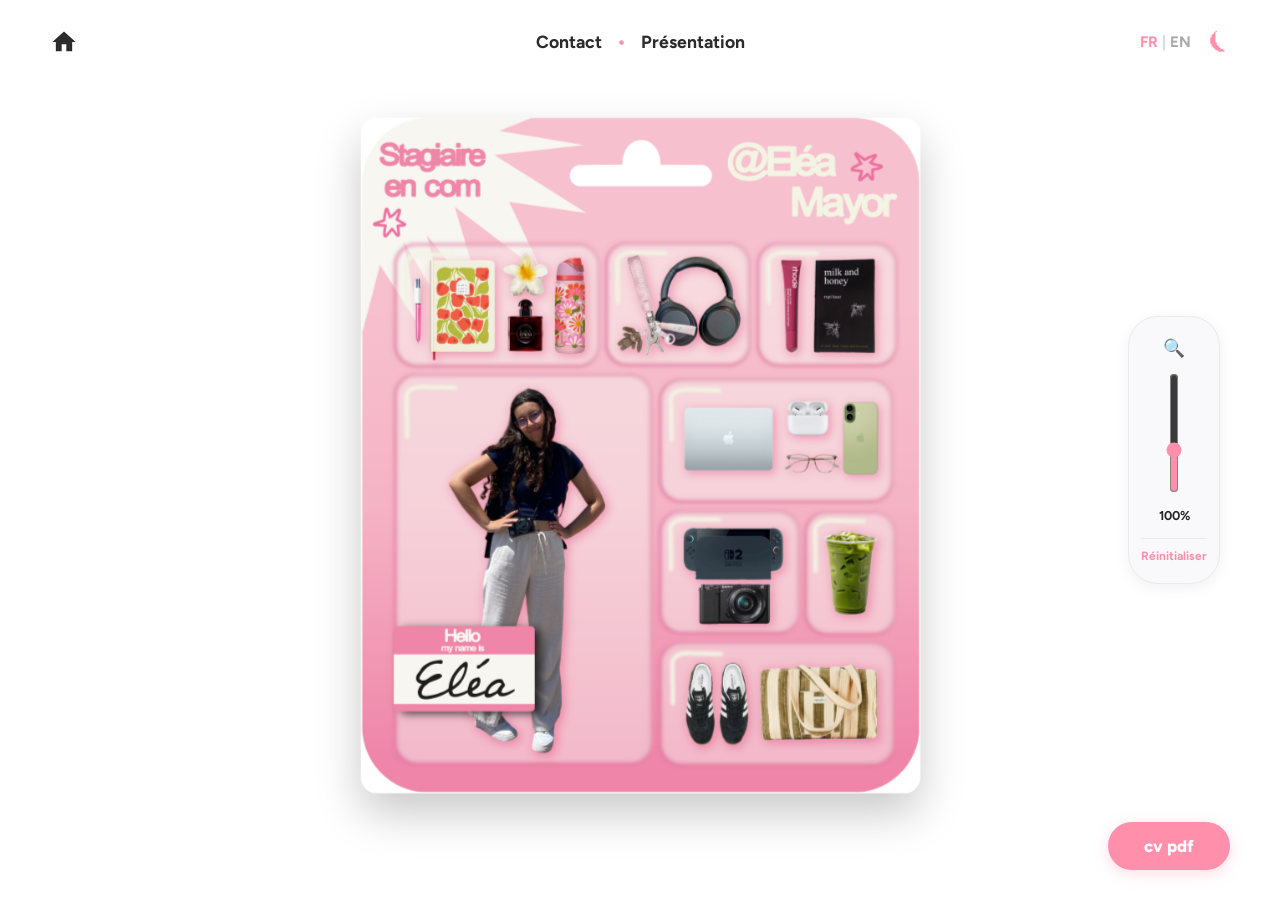
<file: starter.html>
<!DOCTYPE html>
<html lang="fr">
<head>
    <meta charset="UTF-8">
    <meta name="viewport" content="width=device-width, initial-scale=1.0">
    <title data-fr="CV - Éléa" data-en="Resume - Éléa">CV - Éléa</title>
    <link rel="icon" type="image/png" href="src/favicon.png">
    <!-- Import des polices Google Fonts : Figtree & Montserrat -->
    <link rel="preconnect" href="https://fonts.googleapis.com">
    <link rel="preconnect" href="https://fonts.gstatic.com" crossorigin>
    <link href="https://fonts.googleapis.com/css2?family=Figtree:wght@700;800;900&family=Montserrat:wght@400;700;900&display=swap" rel="stylesheet">
    <link rel="stylesheet" href="starter.css">
</head>
<body>

    <!-- Header / Navbar -->
    <header class="navbar">
        <a href="index.html" class="home-icon" aria-label="Accueil" data-aria-fr="Accueil" data-aria-en="Home">
            <svg viewBox="0 0 24 24" fill="currentColor" aria-hidden="true">
                <path d="M10 20v-6h4v6h5v-8h3L12 3 2 12h3v8z"/>
            </svg>
        </a>

        <!-- Bouton menu déroulant à droite (visible uniquement sur mobile) -->
        <button
            type="button"
            id="mobile-menu-toggle"
            class="mobile-menu-btn"
            aria-label="Ouvrir le menu"
            data-aria-fr="Ouvrir le menu"
            data-aria-en="Open menu"
            aria-expanded="false"
            aria-controls="mobile-dropdown"
        >
            <span class="burger-lines" aria-hidden="true"></span>
        </button>

        <!-- Navigation & contrôles (bureau : alignés horizontalement | mobile : menu déroulant à droite) -->
        <div id="mobile-dropdown" class="nav-panel">
            <nav class="nav-links" aria-label="Navigation principale">
                <a href="contact.html" data-fr="Contact" data-en="Contact">Contact</a>
                <span class="nav-dot" aria-hidden="true">•</span>
                <a href="presentation.html" data-fr="Présentation" data-en="About">Présentation</a>
            </nav>

            <div class="nav-controls">
                <button type="button" id="lang-toggle" class="control-btn" aria-label="Changer de langue" data-aria-fr="Changer de langue" data-aria-en="Switch language">
                    <span id="lang-fr" class="lang-option active">FR</span>
                    <span class="lang-divider" aria-hidden="true">|</span>
                    <span id="lang-en" class="lang-option">EN</span>
                </button>
                <button type="button" id="theme-toggle" class="control-btn theme-icon" aria-label="Changer de thème" data-aria-fr="Changer de thème" data-aria-en="Switch theme">⏾</button>
            </div>
        </div>
    </header>

    <!-- Zone Principale -->
    <main class="main-container">
        <!-- Scène 3D centrée -->
        <div class="scene">
            <div class="card-3d" id="card3d">
                <!-- Face Recto -->
                <div class="card-face card-front">
                    <img src="src/starter1.png" alt="Starter Pack - Recto" id="imgFront">
                </div>
                <!-- Face Verso -->
                <div class="card-face card-back">
                    <img src="src/starter2.png" alt="Starter Pack - Verso" id="imgBack">
                </div>
            </div>
        </div>

        <!-- Barre de Zoom Verticale positionnée à droite avec espace -->
        <div class="zoom-toolbar">
            <span class="zoom-icon" aria-hidden="true">🔍</span>
            <input type="range" id="zoomRange" min="0.6" max="1.8" step="0.05" value="1" aria-label="Zoom control" data-aria-fr="Contrôle du zoom" data-aria-en="Zoom control">
            <span id="zoomValue" class="zoom-value">100%</span>
            <button type="button" id="resetZoom" class="reset-btn" data-fr="Réinitialiser" data-en="Reset">Réinitialiser</button>
        </div>
    </main>

    <!-- Bouton Flottant CV PDF -->
    <div class="bottom-actions">
        <a href="src/cv.pdf" id="cvLink" target="_blank" rel="noopener noreferrer" class="btn btn-portfolio" data-fr="cv pdf" data-en="resume pdf">cv pdf</a>
    </div>

    <script>
        // --- 1. Interaction Rotation 3D (Souris & Tactile) ---
        const card = document.getElementById('card3d');
        const scene = document.querySelector('.scene');
        const zoomRange = document.getElementById('zoomRange');
        const zoomValue = document.getElementById('zoomValue');
        const resetZoomBtn = document.getElementById('resetZoom');
        const imgFront = document.getElementById('imgFront');
        const imgBack = document.getElementById('imgBack');
        const cvLink = document.getElementById('cvLink');

        let isDragging = false;
        let previousMouseX = 0;
        let previousMouseY = 0;
        let rotX = 0;
        let rotY = 0;
        let currentZoom = 1;

        function updateTransform() {
            card.style.transform = `rotateX(${rotX}deg) rotateY(${rotY}deg) scale(${currentZoom})`;
        }

        function startDrag(e) {
            isDragging = true;
            card.classList.add('is-dragging');
            const clientX = e.touches ? e.touches[0].clientX : e.clientX;
            const clientY = e.touches ? e.touches[0].clientY : e.clientY;
            previousMouseX = clientX;
            previousMouseY = clientY;
        }

        function doDrag(e) {
            if (!isDragging) return;
            const clientX = e.touches ? e.touches[0].clientX : e.clientX;
            const clientY = e.touches ? e.touches[0].clientY : e.clientY;
            
            const deltaX = clientX - previousMouseX;
            const deltaY = clientY - previousMouseY;

            rotY += deltaX * 0.6;
            rotX -= deltaY * 0.6;

            updateTransform();

            previousMouseX = clientX;
            previousMouseY = clientY;
        }

        function stopDrag() {
            if (isDragging) {
                isDragging = false;
                card.classList.remove('is-dragging');
            }
        }

        scene.addEventListener('mousedown', startDrag);
        window.addEventListener('mousemove', doDrag);
        window.addEventListener('mouseup', stopDrag);

        scene.addEventListener('touchstart', startDrag, { passive: true });
        window.addEventListener('touchmove', doDrag, { passive: true });
        window.addEventListener('touchend', stopDrag);

        // --- Gestion du Zoom via la Barre ---
        zoomRange.addEventListener('input', (e) => {
            currentZoom = parseFloat(e.target.value);
            zoomValue.textContent = Math.round(currentZoom * 100) + '%';
            updateTransform();
        });

        // --- Bouton Réinitialiser ---
        resetZoomBtn.addEventListener('click', () => {
            currentZoom = 1;
            rotX = 0;
            rotY = 0;
            zoomRange.value = 1;
            zoomValue.textContent = '100%';
            updateTransform();
        });

        // --- 2. Menu Déroulant Mobile (Navbar) ---
        const mobileMenuBtn = document.getElementById('mobile-menu-toggle');
        const mobileDropdown = document.getElementById('mobile-dropdown');

        function setMobileMenu(open) {
            if (!mobileMenuBtn || !mobileDropdown) return;
            mobileMenuBtn.setAttribute('aria-expanded', String(open));
            mobileDropdown.classList.toggle('is-open', open);
        }

        if (mobileMenuBtn && mobileDropdown) {
            mobileMenuBtn.addEventListener('click', (e) => {
                e.stopPropagation();
                const isOpen = mobileMenuBtn.getAttribute('aria-expanded') === 'true';
                setMobileMenu(!isOpen);
            });

            mobileDropdown.querySelectorAll('a').forEach(link => {
                link.addEventListener('click', () => setMobileMenu(false));
            });
        }

        document.addEventListener('click', (e) => {
            if (!e.target.closest('.navbar')) {
                setMobileMenu(false);
            }
        });

        document.addEventListener('keydown', (e) => {
            if (e.key === 'Escape') {
                setMobileMenu(false);
            }
        });

        window.addEventListener('resize', () => {
            if (window.innerWidth > 900) {
                setMobileMenu(false);
            }
        });

        // --- 3. Éléments DOM & Traductions ---
        const langToggleBtn = document.getElementById('lang-toggle');
        const langFr = document.getElementById('lang-fr');
        const langEn = document.getElementById('lang-en');
        const themeToggleBtn = document.getElementById('theme-toggle');
        const translatableElements = document.querySelectorAll('[data-fr]');
        const ariaTranslatableElements = document.querySelectorAll('[data-aria-fr]');

        function adjustCardSize() {
            if (imgFront.complete && imgFront.naturalWidth > 0) {
                card.style.width = imgFront.clientWidth + 'px';
                card.style.height = imgFront.clientHeight + 'px';
            }
        }

        function updateStarterAssets(lang, isDark) {
            const isEnglish = lang === 'en';

            // Lien du CV selon la langue
            if (cvLink) {
                cvLink.href = isEnglish ? 'src/cvanglais.pdf' : 'src/cv.pdf';
            }

            // Visuels du starter selon langue + thème
            const langSuffix = isEnglish ? 'anglais' : '';
            const themeSuffix = isDark ? 'black' : '';

            if (imgFront) {
                imgFront.src = `src/starter1${langSuffix}${themeSuffix}.png`;
            }
            if (imgBack) {
                imgBack.src = `src/starter2${langSuffix}${themeSuffix}.png`;
            }
        }

        // --- 4. Langue ---
        function applyLanguage(lang) {
            langEn.classList.toggle('active', lang === 'en');
            langFr.classList.toggle('active', lang === 'fr');
            translatableElements.forEach(el => {
                const targetText = el.getAttribute(`data-${lang}`);
                if (targetText) {
                    if (el.tagName.toLowerCase() === 'title') {
                        document.title = targetText;
                    } else {
                        el.textContent = targetText;
                    }
                }
            });
            ariaTranslatableElements.forEach(el => {
                const ariaText = el.getAttribute(`data-aria-${lang}`);
                if (ariaText) el.setAttribute('aria-label', ariaText);
            });
            document.documentElement.lang = lang;
            updateStarterAssets(lang, document.body.classList.contains('dark-mode'));
        }

        // --- 5. Thème (Clair / Nuit) ---
        function applyTheme(theme) {
            const isDark = theme === 'dark';
            if (isDark) {
                document.body.classList.add('dark-mode');
                themeToggleBtn.textContent = '☀︎';
            } else {
                document.body.classList.remove('dark-mode');
                themeToggleBtn.textContent = '⏾';
            }
            updateStarterAssets(document.documentElement.lang || currentLang, isDark);
        }

        // --- 6. Chargement Initial ---
        let currentLang = localStorage.getItem('site_lang') || 'fr';
        let currentTheme = localStorage.getItem('site_theme') || 'light';

        document.documentElement.lang = currentLang;
        if (currentTheme === 'dark') {
            document.body.classList.add('dark-mode');
            themeToggleBtn.textContent = '☀︎';
        }
        applyLanguage(currentLang);
        applyTheme(currentTheme);

        // --- 7. Événements au Clic ---
        langToggleBtn.addEventListener('click', () => {
            currentLang = currentLang === 'fr' ? 'en' : 'fr';
            localStorage.setItem('site_lang', currentLang);
            applyLanguage(currentLang);
        });

        themeToggleBtn.addEventListener('click', () => {
            currentTheme = document.body.classList.contains('dark-mode') ? 'light' : 'dark';
            localStorage.setItem('site_theme', currentTheme);
            applyTheme(currentTheme);
        });

        // --- 8. Ajustement automatique des dimensions selon l'image ---
        imgFront.addEventListener('load', adjustCardSize);
        if (imgFront.complete) {
            adjustCardSize();
        }
        window.addEventListener('resize', adjustCardSize);
    </script>
</body>
</html>
</file>
<file: style.css>
/* Déclaration de la police locale Bootzy TM liée au dossier fonts en .ttf */
@font-face {
    font-family: 'Bootzy TM';
    src: url('fonts/BootzyTM.ttf') format('truetype');
    font-weight: normal;
    font-style: normal;
    font-display: swap;
}

/* Variables Jour (Rose #ff8fab) */
:root {
    --bg-color: #ffffff;
    --text-primary: #222222;
    --text-title: #1a1a1a;
    --text-secondary: #555555;
    --accent-color: #ff8fab;
    --btn-bg: #ff8fab;
    --btn-hover-bg: #ff7597;
    --btn-text: #ffffff;
    --btn-shadow: rgba(255, 143, 171, 0.3);
    --btn-shadow-hover: rgba(255, 143, 171, 0.45);
    --nav-link-color: #2b2b2b;
    --dropdown-bg: #ffffff;
    --dropdown-border: rgba(0, 0, 0, 0.08);
    --gutter-mobile: max(20px, env(safe-area-inset-left));
    --gutter-mobile-right: max(20px, env(safe-area-inset-right));
}

/* Variables Nuit (Jaune #fdd38b) */
body.dark-mode {
    --bg-color: #121214;
    --text-primary: #f0f0f0;
    --text-title: #ffffff;
    --text-secondary: #b0b0b0;
    --accent-color: #fdd38b;
    --btn-bg: #fdd38b;
    --btn-hover-bg: #fcc263;
    --btn-text: #121214;
    --btn-shadow: rgba(253, 211, 139, 0.2);
    --btn-shadow-hover: rgba(253, 211, 139, 0.35);
    --nav-link-color: #e0e0e0;
    --dropdown-bg: #1b1b1f;
    --dropdown-border: rgba(255, 255, 255, 0.1);
}

/* Réinitialisation universelle */
* {
    margin: 0;
    padding: 0;
    box-sizing: border-box;
}

html,
body {
    overflow-x: clip;
}

body {
    font-family: 'Figtree', 'Montserrat', sans-serif;
    background-color: var(--bg-color);
    color: var(--text-primary);
    display: flex;
    flex-direction: column;
    min-height: 100vh;
    min-height: 100dvh;
    transition: background-color 0.4s ease, color 0.4s ease;
}

/* Navbar (Bureau) */
.navbar {
    width: 100%;
    padding: 30px 50px;
    display: flex;
    justify-content: center;
    align-items: center;
    position: relative;
    z-index: 100;
}

/* Icône Maison à gauche (toujours visible, y compris sur mobile) */
.home-icon {
    position: absolute;
    left: 50px;
    width: 28px;
    height: 28px;
    color: var(--nav-link-color);
    display: flex;
    align-items: center;
    justify-content: center;
    transition: transform 0.2s ease, color 0.3s ease;
    z-index: 102;
}

.home-icon:hover {
    transform: scale(1.15);
    color: var(--accent-color);
}

.home-icon svg {
    width: 100%;
    height: 100%;
}

/* Bouton burger caché sur bureau */
.mobile-menu-btn {
    display: none;
    background: none;
    border: none;
    cursor: pointer;
    color: var(--nav-link-color);
    padding: 6px;
    z-index: 102;
}

.nav-panel {
    display: contents;
}

.nav-links {
    display: inline-flex;
    gap: 15px;
    align-items: center;
    font-size: 1.1rem;
    font-weight: 700;
}

.nav-links a {
    text-decoration: none;
    color: var(--nav-link-color);
    transition: opacity 0.2s, color 0.3s ease;
}

.nav-links a:hover,
.nav-links a.active-link {
    opacity: 0.6;
}

.nav-links span {
    color: var(--accent-color);
    font-size: 1.2rem;
}

.nav-controls {
    position: absolute;
    right: 50px;
    display: flex;
    align-items: center;
    gap: 18px;
}

.control-btn {
    background: none;
    border: none;
    cursor: pointer;
    font-family: 'Figtree', sans-serif;
    font-size: 0.95rem;
    color: var(--nav-link-color);
    display: flex;
    align-items: center;
    gap: 4px;
}

.lang-option {
    opacity: 0.4;
    font-weight: 700;
}

.lang-option.active {
    opacity: 1;
    color: var(--accent-color);
}

.lang-divider {
    opacity: 0.3;
}

.theme-icon {
    font-size: 1.3rem;
    color: var(--accent-color);
}

/* Hero (Accueil) */
.hero {
    display: flex;
    align-items: center;
    justify-content: center;
    max-width: 1200px;
    margin: 0 auto;
    padding: 20px 40px 48px;
    width: 100%;
    flex-grow: 1;
    gap: 30px;
}

.hero-text {
    flex: 1;
    max-width: 520px;
    min-width: 0;
}

.greeting-container {
    font-size: 4rem;
    font-weight: 900;
    color: var(--text-title);
    height: 90px;
    display: flex;
    align-items: center;
}

.cursor {
    color: var(--accent-color);
    animation: blink 0.8s infinite;
}

@keyframes blink {
    0%, 100% { opacity: 1; }
    50% { opacity: 0; }
}

.sub-greeting {
    font-size: 2.2rem;
    font-weight: 900;
    margin-bottom: 20px;
}

/* --- POLICE BOOTZY TM & ESPACEMENT --- */
.highlight-name {
    font-family: 'Bootzy TM', 'Montserrat', sans-serif;
    color: var(--accent-color);
    letter-spacing: 0.05em;
}

.sparkle-symbol {
    color: var(--accent-color);
    font-size: 1.8rem;
    margin-left: 6px;
    transition: color 0.4s ease;
}

.description {
    font-size: 1rem;
    color: var(--text-secondary);
    line-height: 1.6;
    margin-bottom: 30px;
}

/* --- BOUTONS STYLE PILULE --- */
.links {
    display: flex;
    gap: 15px;
    flex-wrap: wrap;
}

.btn-portfolio {
    display: inline-block;
    padding: 14px 36px;
    background-color: var(--btn-bg);
    color: var(--btn-text);
    border-radius: 50px;
    text-decoration: none;
    font-family: 'Figtree', sans-serif;
    font-weight: 800;
    font-size: 1.05rem;
    text-transform: lowercase;
    transition: transform 0.25s ease, background-color 0.3s ease, box-shadow 0.25s ease;
    box-shadow: 0 4px 15px var(--btn-shadow);
}

.btn-portfolio:hover {
    transform: scale(1.05);
    background-color: var(--btn-hover-bg);
    box-shadow: 0 6px 20px var(--btn-shadow-hover);
}

/* --- IMAGE INTERACTIVE & TOOLTIPS --- */
.hero-image {
    flex: 1;
    display: flex;
    justify-content: center;
    align-items: center;
    min-width: 0;
}

.interactive-container {
    position: relative;
    display: inline-block;
    max-width: 100%;
}

.interactive-container img {
    display: block;
    max-width: 100%;
    max-height: 460px;
    height: auto;
    object-fit: contain;
    transition: opacity 0.3s ease;
}

/* Zones de survol transparentes */
.hotspot {
    position: absolute;
    cursor: pointer;
    z-index: 10;
}

/* Bulle d'information */
.tooltip {
    position: absolute;
    background-color: var(--btn-bg);
    color: var(--btn-text);
    font-family: 'Figtree', sans-serif;
    font-size: 0.85rem;
    font-weight: 800;
    padding: 8px 14px;
    border-radius: 12px;
    white-space: nowrap;
    pointer-events: none;
    opacity: 0;
    visibility: hidden;
    transition: opacity 0.25s ease, transform 0.25s ease, visibility 0.25s ease;
    box-shadow: 0 4px 15px var(--btn-shadow);
    z-index: 20;
}

.hotspot:hover .tooltip,
.hotspot:focus-within .tooltip {
    opacity: 1;
    visibility: visible;
}

/* Positions et animations des bulles */
.tooltip-top {
    bottom: 100%;
    left: 50%;
    transform: translateX(-50%) translateY(-6px);
    margin-bottom: 8px;
}
.hotspot:hover .tooltip-top,
.hotspot:focus-within .tooltip-top { transform: translateX(-50%) translateY(0); }

.tooltip-bottom {
    top: 100%;
    left: 50%;
    transform: translateX(-50%) translateY(6px);
    margin-top: 8px;
}
.hotspot:hover .tooltip-bottom,
.hotspot:focus-within .tooltip-bottom { transform: translateX(-50%) translateY(0); }

.tooltip-left {
    right: 100%;
    top: 50%;
    transform: translateY(-50%) translateX(-6px);
    margin-right: 8px;
}
.hotspot:hover .tooltip-left,
.hotspot:focus-within .tooltip-left { transform: translateY(-50%) translateX(0); }

.tooltip-right {
    left: 100%;
    top: 50%;
    transform: translateY(-50%) translateX(6px);
    margin-left: 8px;
}
.hotspot:hover .tooltip-right,
.hotspot:focus-within .tooltip-right { transform: translateY(-50%) translateX(0); }

/* Flèches des bulles */
.tooltip-arrow {
    position: absolute;
    width: 0;
    height: 0;
    border-style: solid;
}

.tooltip-top .tooltip-arrow {
    bottom: -6px;
    left: 50%;
    transform: translateX(-50%);
    border-width: 6px 6px 0 6px;
    border-color: var(--btn-bg) transparent transparent transparent;
}

.tooltip-bottom .tooltip-arrow {
    top: -6px;
    left: 50%;
    transform: translateX(-50%);
    border-width: 0 6px 6px 6px;
    border-color: transparent transparent var(--btn-bg) transparent;
}

.tooltip-left .tooltip-arrow {
    right: -6px;
    top: 50%;
    transform: translateY(-50%);
    border-width: 6px 0 6px 6px;
    border-color: transparent transparent transparent var(--btn-bg);
}

.tooltip-right .tooltip-arrow {
    left: -6px;
    top: 50%;
    transform: translateY(-50%);
    border-width: 6px 6px 6px 0;
    border-color: transparent var(--btn-bg) transparent transparent;
}

/* =========================================
   ADAPTABILITÉ MOBILE & MENU DÉROULANT
   (Maison conservée dans le header)
   ========================================= */
@media (max-width: 900px) {
    /* Tout ce qui était en police Bootzy TM passe en Montserrat Black sur téléphone */
    .highlight-name {
        font-family: 'Montserrat', sans-serif;
        font-weight: 900;
        letter-spacing: 0.01em;
    }

    .navbar {
        padding: max(18px, env(safe-area-inset-top)) var(--gutter-mobile-right) 18px var(--gutter-mobile);
        justify-content: space-between;
    }

    /* La maison reste à gauche dans le header */
    .home-icon {
        position: static;
        width: 26px;
        height: 26px;
    }

    /* Bouton burger à droite */
    .mobile-menu-btn {
        display: inline-flex;
        align-items: center;
        justify-content: center;
        width: 40px;
        height: 40px;
        border-radius: 10px;
        transition: background-color 0.2s ease, color 0.2s ease;
    }

    .mobile-menu-btn:hover {
        color: var(--accent-color);
    }

    .burger-lines,
    .burger-lines::before,
    .burger-lines::after {
        display: block;
        width: 22px;
        height: 2.5px;
        background-color: currentColor;
        border-radius: 2px;
        position: relative;
        transition: transform 0.25s ease, opacity 0.2s ease;
    }

    .burger-lines::before,
    .burger-lines::after {
        content: "";
        position: absolute;
        left: 0;
    }

    .burger-lines::before { top: -7px; }
    .burger-lines::after { top: 7px; }

    .mobile-menu-btn[aria-expanded="true"] .burger-lines {
        background-color: transparent;
    }
    .mobile-menu-btn[aria-expanded="true"] .burger-lines::before {
        top: 0;
        transform: rotate(45deg);
    }
    .mobile-menu-btn[aria-expanded="true"] .burger-lines::after {
        top: 0;
        transform: rotate(-45deg);
    }

    /* Menu déroulant sous le header avec marges latérales alignées */
    .nav-panel {
        display: flex;
        flex-direction: column;
        align-items: stretch;
        gap: 14px;
        position: absolute;
        top: 100%;
        left: var(--gutter-mobile);
        right: var(--gutter-mobile-right);
        background-color: var(--dropdown-bg);
        border: 1px solid var(--dropdown-border);
        border-radius: 18px;
        padding: 18px 20px;
        box-shadow: 0 12px 30px rgba(0, 0, 0, 0.14);
        opacity: 0;
        visibility: hidden;
        transform: translateY(-8px);
        transition: opacity 0.22s ease, transform 0.22s ease, visibility 0.22s ease;
        z-index: 99;
    }

    .nav-panel.is-open {
        opacity: 1;
        visibility: visible;
        transform: translateY(0);
    }

    .nav-links {
        flex-direction: column;
        align-items: flex-start;
        gap: 12px;
        font-size: 1.05rem;
    }

    .nav-dot {
        display: none;
    }

    .nav-controls {
        position: static;
        justify-content: space-between;
        padding-top: 12px;
        border-top: 1px solid var(--dropdown-border);
        gap: 12px;
    }

    /* Marges extérieures et espacements verticaux généreux sur mobile */
    .hero {
        flex-direction: column;
        text-align: center;
        padding: 20px var(--gutter-mobile-right) max(48px, calc(28px + env(safe-area-inset-bottom))) var(--gutter-mobile);
        gap: 32px;
    }

    .hero-text {
        max-width: 100%;
        padding: 0 6px;
    }

    .greeting-container {
        justify-content: center;
        font-size: 2.75rem;
        height: 64px;
        margin-bottom: 6px;
    }

    .sub-greeting {
        font-size: 1.65rem;
        margin-bottom: 18px;
    }

    .sparkle-symbol {
        font-size: 1.35rem;
    }

    .description {
        font-size: 0.96rem;
        margin-bottom: 28px;
        padding: 0 6px;
    }

    .links {
        justify-content: center;
        gap: 12px;
        padding: 0 4px;
    }

    .btn-portfolio {
        padding: 12px 26px;
        font-size: 0.98rem;
    }

    .hero-image {
        width: 100%;
        padding: 0 10px;
    }

    .interactive-container img {
        max-height: 350px;
    }

    /* Confinement des bulles à l'intérieur des marges mobile */
    .tooltip {
        max-width: min(260px, calc(100vw - 44px));
        white-space: normal;
        text-align: center;
        font-size: 0.78rem;
        padding: 7px 11px;
    }

    .tooltip-left,
    .tooltip-right {
        left: 50%;
        right: auto;
        top: auto;
        bottom: 100%;
        margin: 0 0 8px 0;
        transform: translateX(-50%) translateY(-6px);
    }

    .hotspot:hover .tooltip-left,
    .hotspot:focus-within .tooltip-left,
    .hotspot:hover .tooltip-right,
    .hotspot:focus-within .tooltip-right {
        transform: translateX(-50%) translateY(0);
    }

    .tooltip-left .tooltip-arrow,
    .tooltip-right .tooltip-arrow {
        top: 100%;
        bottom: auto;
        left: 50%;
        right: auto;
        transform: translateX(-50%);
        border-width: 6px 6px 0 6px;
        border-color: var(--btn-bg) transparent transparent transparent;
    }
}

@media (max-width: 480px) {
    .greeting-container {
        font-size: 2.25rem;
        height: 54px;
    }

    .sub-greeting {
        font-size: 1.45rem;
        margin-bottom: 16px;
    }

    .description {
        margin-bottom: 24px;
    }

    .btn-portfolio {
        padding: 11px 22px;
        font-size: 0.92rem;
    }
}
</file>
<file: contact.css>
/* Déclaration de la police Bootzy TM */
@font-face {
    font-family: 'Bootzy TM';
    src: url('fonts/BootzyTM.ttf') format('truetype'),
         url('src/fonts/BootzyTM.otf') format('opentype'),
         url('src/fonts/BootzyTM.ttf') format('truetype'),
         url('src/fonts/BootzyTM.woff') format('woff');
    font-weight: normal;
    font-style: normal;
    font-display: swap;
}

/* Variables Mode Clair (Rose) */
:root {
    --bg-color: #ffffff;
    --text-primary: #222222;
    --text-title: #1a1a1a;
    --text-secondary: #555555;
    --accent-color: #ff8fab;
    --nav-link-color: #2b2b2b;
    --dropdown-bg: #ffffff;
    --dropdown-border: rgba(0, 0, 0, 0.08);
    --gutter-mobile: max(20px, env(safe-area-inset-left));
    --gutter-mobile-right: max(20px, env(safe-area-inset-right));
    
    /* Formulaire */
    --input-bg: #ffffff;
    --input-border: #e8e8e8;
    --input-focus-border: #ff8fab;
    --input-text: #222222;
    --input-placeholder: #a0a0a0;
    --card-shadow: 0 8px 22px rgba(0, 0, 0, 0.04);
    --card-focus-shadow: 0 10px 26px rgba(255, 143, 171, 0.2);
    
    /* Bouton */
    --btn-bg: #ff8fab;
    --btn-hover-bg: #ff7597;
    --btn-text: #ffffff;
    --btn-shadow: rgba(255, 143, 171, 0.3);
    --btn-shadow-hover: rgba(255, 143, 171, 0.45);
}

/* Variables Mode Sombre (Jaune) */
body.dark-mode {
    --bg-color: #121214;
    --text-primary: #f0f0f0;
    --text-title: #ffffff;
    --text-secondary: #b0b0b0;
    --accent-color: #fdd38b;
    --nav-link-color: #e0e0e0;
    --dropdown-bg: #1b1b1f;
    --dropdown-border: rgba(255, 255, 255, 0.1);
    
    /* Formulaire */
    --input-bg: #1a1a1e;
    --input-border: #2a2a30;
    --input-focus-border: #fdd38b;
    --input-text: #f0f0f0;
    --input-placeholder: #666666;
    --card-shadow: 0 8px 22px rgba(0, 0, 0, 0.25);
    --card-focus-shadow: 0 10px 26px rgba(253, 211, 139, 0.15);
    
    /* Bouton */
    --btn-bg: #fdd38b;
    --btn-hover-bg: #fcc263;
    --btn-text: #121214;
    --btn-shadow: rgba(253, 211, 139, 0.2);
    --btn-shadow-hover: rgba(253, 211, 139, 0.35);
}

* {
    margin: 0;
    padding: 0;
    box-sizing: border-box;
}

html, body {
    height: 100vh;
    height: 100dvh;
    overflow: hidden;
    overflow-x: clip;
}

body {
    font-family: 'Montserrat', sans-serif;
    background-color: var(--bg-color);
    color: var(--text-primary);
    display: flex;
    flex-direction: column;
    position: relative;
    transition: background-color 0.4s ease, color 0.4s ease;
}

/* --- TÉLÉPHONE SUSPENDU À GAUCHE (CLIQUABLE) --- */
.phone-hanging-container {
    position: absolute;
    top: 0;
    left: 12%;
    z-index: 50;
    cursor: pointer;
    transition: transform 0.2s ease;
}

.phone-hanging-container:hover {
    transform: translateY(4px);
}

.phone-hanging-img {
    height: 60vh;
    width: auto;
    display: block;
    object-fit: contain;
}

/* Navbar (Bureau) */
.navbar {
    width: 100%;
    padding: 30px 50px;
    display: flex;
    justify-content: center;
    align-items: center;
    position: relative;
    z-index: 100;
}

/* Icône Maison */
.home-icon {
    position: absolute;
    left: 50px;
    width: 28px;
    height: 28px;
    color: var(--nav-link-color);
    display: flex;
    align-items: center;
    justify-content: center;
    z-index: 102;
    transition: transform 0.2s ease, color 0.3s ease;
}

.home-icon:hover {
    transform: scale(1.15);
    color: var(--accent-color);
}

.home-icon svg {
    width: 100%;
    height: 100%;
}

/* Bouton burger caché sur bureau */
.mobile-menu-btn {
    display: none;
    background: none;
    border: none;
    cursor: pointer;
    color: var(--nav-link-color);
    padding: 6px;
    z-index: 102;
}

.nav-panel {
    display: contents;
}

/* Liens de Navigation */
.nav-links {
    display: inline-flex;
    gap: 15px;
    align-items: center;
    font-family: 'Figtree', sans-serif;
    font-size: 1.1rem;
    font-weight: 700;
}

.nav-links a {
    text-decoration: none;
    color: var(--nav-link-color);
    transition: opacity 0.2s, color 0.3s ease;
}

.nav-links a:hover,
.nav-links a.active-link {
    opacity: 0.6;
}

.nav-links span {
    color: var(--accent-color);
    font-size: 1.2rem;
}

/* Contrôles à droite */
.nav-controls {
    position: absolute;
    right: 50px;
    display: flex;
    align-items: center;
    gap: 18px;
}

.control-btn {
    background: none;
    border: none;
    cursor: pointer;
    font-family: 'Figtree', sans-serif;
    font-size: 0.95rem;
    color: var(--nav-link-color);
    display: flex;
    align-items: center;
    gap: 4px;
}

.lang-option {
    opacity: 0.4;
    font-weight: 700;
}

.lang-option.active {
    opacity: 1;
    color: var(--accent-color);
}

.lang-divider {
    opacity: 0.3;
}

.theme-icon {
    font-size: 1.3rem;
    color: var(--accent-color);
}

/* Contenu Page Contact */
.contact-container {
    flex: 1;
    display: flex;
    flex-direction: column;
    align-items: center;
    justify-content: center;
    padding: 0 20px 25px 20px;
    max-width: 620px;
    margin: 0 auto;
    width: 100%;
    z-index: 20;
}

/* Titre principal centré en Bootzy TM */
.page-title {
    font-family: 'Bootzy TM', 'Montserrat', sans-serif;
    font-size: 4rem;
    font-weight: normal;
    color: var(--accent-color);
    margin-bottom: 16px;
    text-align: center;
    text-transform: lowercase;
    transition: color 0.4s ease;
    line-height: 1;
}

/* Bloc Texte de présentation */
.contact-text {
    font-family: 'Montserrat', sans-serif;
    max-width: 580px;
    text-align: center;
    margin-bottom: 24px;
}

.subtitle {
    font-size: 1.2rem;
    font-weight: 800;
    color: var(--text-title);
    margin-bottom: 6px;
    line-height: 1.3;
}

.description {
    font-size: 0.9rem;
    font-weight: 500;
    color: var(--text-secondary);
    line-height: 1.5;
}

/* Formulaire aéré */
.contact-form {
    width: 100%;
    display: flex;
    flex-direction: column;
    gap: 14px;
}

/* Disposition en ligne pour Prénom / Nom */
.form-row {
    display: flex;
    gap: 15px;
    width: 100%;
}

.form-row .form-group {
    flex: 1;
}

.form-group {
    display: flex;
    flex-direction: column;
    gap: 5px;
    text-align: left;
}

.form-group label {
    font-family: 'Figtree', sans-serif;
    font-size: 0.9rem;
    font-weight: 800;
    color: var(--text-title);
    text-transform: lowercase;
    padding-left: 4px;
}

/* Encarts de saisie arrondis avec ombre douce */
.form-group input,
.form-group textarea {
    width: 100%;
    background-color: var(--input-bg);
    border: 1.5px solid var(--input-border);
    border-radius: 14px;
    padding: 10px 16px;
    font-family: 'Montserrat', sans-serif;
    font-size: 0.88rem;
    color: var(--input-text);
    box-shadow: var(--card-shadow);
    outline: none;
    transition: border-color 0.3s ease, box-shadow 0.3s ease, background-color 0.4s ease;
}

.form-group input::placeholder,
.form-group textarea::placeholder {
    color: var(--input-placeholder);
}

.form-group input:focus,
.form-group textarea:focus {
    border-color: var(--input-focus-border);
    box-shadow: var(--card-focus-shadow);
}

.form-group textarea {
    resize: none;
    height: 85px;
}

/* Bouton Envoyer */
.btn-submit {
    align-self: center;
    margin-top: 4px;
    padding: 10px 38px;
    background-color: var(--btn-bg);
    color: var(--btn-text);
    border: none;
    border-radius: 50px;
    font-family: 'Figtree', sans-serif;
    font-weight: 800;
    font-size: 0.95rem;
    text-transform: lowercase;
    cursor: pointer;
    transition: transform 0.25s ease, background-color 0.3s ease, box-shadow 0.25s ease;
    box-shadow: 0 4px 12px var(--btn-shadow);
}

.btn-submit:hover {
    transform: scale(1.05);
    background-color: var(--btn-hover-bg);
    box-shadow: 0 6px 16px var(--btn-shadow-hover);
}

/* Adaptabilité Écran Moyen */
@media (max-width: 1100px) {
    .phone-hanging-container {
        left: 3%;
    }
    .phone-hanging-img {
        height: 48vh;
    }
}

/* =========================================
   ADAPTABILITÉ MOBILE, MENU DÉROULANT & POLICE
   ========================================= */
@media (max-width: 900px) {
    html, body {
        overflow-y: auto;
        height: auto;
        min-height: 100vh;
        min-height: 100dvh;
    }

    /* Tout ce qui était en police Bootzy TM passe en Montserrat Black sur téléphone */
    .page-title {
        font-family: 'Montserrat', sans-serif;
        font-weight: 900;
        letter-spacing: 0.01em;
        font-size: 2.75rem;
        margin-bottom: 14px;
    }

    .phone-hanging-container {
        display: none;
    }

    /* Navbar identique à l'accueil */
    .navbar {
        padding: max(18px, env(safe-area-inset-top)) var(--gutter-mobile-right) 18px var(--gutter-mobile);
        justify-content: space-between;
    }

    .home-icon {
        position: static;
        width: 26px;
        height: 26px;
    }

    .mobile-menu-btn {
        display: inline-flex;
        align-items: center;
        justify-content: center;
        width: 40px;
        height: 40px;
        border-radius: 10px;
        transition: background-color 0.2s ease, color 0.2s ease;
    }

    .mobile-menu-btn:hover {
        color: var(--accent-color);
    }

    .burger-lines,
    .burger-lines::before,
    .burger-lines::after {
        display: block;
        width: 22px;
        height: 2.5px;
        background-color: currentColor;
        border-radius: 2px;
        position: relative;
        transition: transform 0.25s ease, opacity 0.2s ease;
    }

    .burger-lines::before,
    .burger-lines::after {
        content: "";
        position: absolute;
        left: 0;
    }

    .burger-lines::before { top: -7px; }
    .burger-lines::after { top: 7px; }

    .mobile-menu-btn[aria-expanded="true"] .burger-lines {
        background-color: transparent;
    }
    .mobile-menu-btn[aria-expanded="true"] .burger-lines::before {
        top: 0;
        transform: rotate(45deg);
    }
    .mobile-menu-btn[aria-expanded="true"] .burger-lines::after {
        top: 0;
        transform: rotate(-45deg);
    }

    /* Menu déroulant sous le header */
    .nav-panel {
        display: flex;
        flex-direction: column;
        align-items: stretch;
        gap: 14px;
        position: absolute;
        top: 100%;
        left: var(--gutter-mobile);
        right: var(--gutter-mobile-right);
        background-color: var(--dropdown-bg);
        border: 1px solid var(--dropdown-border);
        border-radius: 18px;
        padding: 18px 20px;
        box-shadow: 0 12px 30px rgba(0, 0, 0, 0.14);
        opacity: 0;
        visibility: hidden;
        transform: translateY(-8px);
        transition: opacity 0.22s ease, transform 0.22s ease, visibility 0.22s ease;
        z-index: 99;
    }

    .nav-panel.is-open {
        opacity: 1;
        visibility: visible;
        transform: translateY(0);
    }

    .nav-links {
        flex-direction: column;
        align-items: flex-start;
        gap: 12px;
        font-size: 1.05rem;
    }

    .nav-dot {
        display: none;
    }

    .nav-controls {
        position: static;
        justify-content: space-between;
        padding-top: 12px;
        border-top: 1px solid var(--dropdown-border);
        gap: 12px;
    }

    .contact-container {
        padding: 16px var(--gutter-mobile-right) max(42px, calc(24px + env(safe-area-inset-bottom))) var(--gutter-mobile);
    }
}

@media (max-width: 600px) {
    .page-title {
        font-size: 2.3rem;
    }

    .subtitle {
        font-size: 1.08rem;
    }

    .description {
        font-size: 0.88rem;
    }

    .form-row {
        flex-direction: column;
        gap: 14px;
    }
}
</file>
<file: edition.css>
/* Déclaration de la police Bootzy TM */
@font-face {
    font-family: 'Bootzy TM';
    src: url('fonts/BootzyTM.ttf') format('truetype'),
         url('src/fonts/BootzyTM.otf') format('opentype'),
         url('src/fonts/BootzyTM.ttf') format('truetype'),
         url('src/fonts/BootzyTM.woff') format('woff');
    font-weight: normal;
    font-style: normal;
    font-display: swap;
}

:root {
    --bg-color: #ffffff;
    --text-primary: #222222;
    --text-title: #1a1a1a;
    --text-secondary: #222222;
    --accent-color: #ff8fab;
    --btn-shadow: rgba(255, 143, 171, 0.3);
    --nav-link-color: #2b2b2b;
    --dropdown-bg: #ffffff;
    --dropdown-border: rgba(0, 0, 0, 0.08);
    --gutter-mobile: max(20px, env(safe-area-inset-left));
    --gutter-mobile-right: max(20px, env(safe-area-inset-right));
}

body.dark-mode {
    --bg-color: #121214;
    --text-primary: #f0f0f0;
    --text-title: #ffffff;
    --text-secondary: #e0e0e0;
    --accent-color: #fdd38b;
    --btn-shadow: rgba(253, 211, 139, 0.2);
    --nav-link-color: #e0e0e0;
    --dropdown-bg: #1b1b1f;
    --dropdown-border: rgba(255, 255, 255, 0.1);
}

* {
    margin: 0;
    padding: 0;
    box-sizing: border-box;
}

html,
body {
    overflow-x: clip;
}

body {
    font-family: 'Montserrat', sans-serif;
    background-color: var(--bg-color);
    color: var(--text-primary);
    display: flex;
    flex-direction: column;
    min-height: 100vh;
    min-height: 100dvh;
    transition: background-color 0.4s ease, color 0.4s ease;
}

/* Header (Bureau) */
.navbar {
    width: 100%;
    padding: 30px 50px;
    display: flex;
    justify-content: center;
    align-items: center;
    position: relative;
    z-index: 1000;
}

/* Conteneur des icônes à gauche (Maison + Portfolio) */
.nav-icons {
    position: absolute;
    left: 50px;
    display: flex;
    align-items: center;
    gap: 14px;
    z-index: 1002;
}

.home-icon {
    width: 28px;
    height: 28px;
    color: var(--nav-link-color);
    display: flex;
    align-items: center;
    justify-content: center;
    transition: transform 0.2s ease, color 0.3s ease;
}

.home-icon:hover {
    transform: scale(1.15);
    color: var(--accent-color);
}

.home-icon svg {
    width: 100%;
    height: 100%;
}

/* Bouton burger caché sur bureau */
.mobile-menu-btn {
    display: none;
    background: none;
    border: none;
    cursor: pointer;
    color: var(--nav-link-color);
    padding: 6px;
    z-index: 1002;
}

.nav-panel {
    display: contents;
}

.nav-links {
    display: inline-flex;
    gap: 15px;
    align-items: center;
    font-family: 'Figtree', sans-serif;
    font-size: 1.1rem;
    font-weight: 700;
}

.nav-links a {
    text-decoration: none;
    color: var(--nav-link-color);
    transition: opacity 0.2s, color 0.3s ease;
}

.nav-links a:hover {
    opacity: 0.6;
}

.nav-links span {
    color: var(--accent-color);
    font-size: 1.2rem;
}

.nav-controls {
    position: absolute;
    right: 50px;
    display: flex;
    align-items: center;
    gap: 18px;
}

.control-btn {
    background: none;
    border: none;
    cursor: pointer;
    font-family: 'Figtree', sans-serif;
    font-size: 0.95rem;
    color: var(--nav-link-color);
    display: flex;
    align-items: center;
    gap: 4px;
}

.lang-option {
    opacity: 0.4;
    font-weight: 700;
}

.lang-option.active {
    opacity: 1;
    color: var(--accent-color);
}

.lang-divider {
    opacity: 0.3;
}

.theme-icon {
    font-size: 1.3rem;
    color: var(--accent-color);
}

/* Titre principal "edition" */
.edition-title-container {
    position: relative;
    display: flex;
    justify-content: center;
    margin: 10px 0 20px 0;
    z-index: 50;
}

.dropdown-header {
    display: flex;
    align-items: center;
    gap: 8px;
    cursor: pointer;
    background: none;
    border: none;
    font: inherit;
    color: inherit;
}

.page-title {
    font-family: 'Bootzy TM', 'Montserrat', sans-serif;
    font-size: 3.8rem;
    color: var(--accent-color);
    text-transform: lowercase;
    font-weight: normal;
}

.arrow-icon {
    font-size: 1.2rem;
    color: var(--accent-color);
    transition: transform 0.3s ease;
}

.dropdown-header.active .arrow-icon {
    transform: rotate(180deg);
}

.dropdown-menu {
    position: absolute;
    top: 100%;
    left: 50%;
    transform: translateX(-50%);
    background-color: var(--bg-color);
    border: 2px solid var(--accent-color);
    border-radius: 12px;
    list-style: none;
    padding: 10px 0;
    margin-top: 5px;
    box-shadow: 0 4px 15px var(--btn-shadow);
    display: none;
    min-width: 200px;
    z-index: 60;
}

.dropdown-menu.open {
    display: block;
}

.dropdown-menu li a {
    display: block;
    padding: 10px 20px;
    text-decoration: none;
    color: var(--text-primary);
    font-weight: 700;
    transition: background-color 0.2s ease, color 0.2s ease;
}

.dropdown-menu li a:hover {
    background-color: var(--accent-color);
    color: var(--bg-color);
}

/* Sections Projets */
.project-section {
    padding-bottom: 20px;
}

.project-section.last-section {
    margin-bottom: 10px;
}

/* Grille Principale */
.project-layout {
    display: grid;
    grid-template-columns: 1fr auto 1fr;
    align-items: center;
    max-width: 1200px;
    margin: 0 auto;
    padding: 10px 40px 30px 40px;
    width: 100%;
    gap: 40px;
}

.col-left {
    display: flex;
    flex-direction: column;
    justify-content: flex-start;
    max-width: 380px;
}

.project-title {
    font-family: 'Bootzy TM', 'Montserrat', sans-serif;
    font-size: 2.2rem;
    color: var(--accent-color);
    margin-bottom: 15px;
    font-weight: normal;
}

.project-description {
    font-family: 'Montserrat', sans-serif;
    font-weight: 400;
    font-size: 0.88rem;
    line-height: 1.5;
    letter-spacing: 0.02em;
    color: var(--text-secondary);
    text-align: justify;
    margin-bottom: 60px;
}

.stars-left-container {
    display: flex;
    justify-content: flex-start;
    padding-left: 20px;
}

.star-gif-combined {
    max-width: 110px;
    height: auto;
    object-fit: contain;
}

.col-center {
    display: flex;
    justify-content: center;
}

.magazine-cover {
    max-width: 360px;
    width: 100%;
    height: auto;
    filter: drop-shadow(0 15px 25px rgba(0, 0, 0, 0.25));
}

.col-right {
    display: flex;
    flex-direction: column;
    justify-content: space-between;
    align-self: stretch;
    align-items: flex-end;
    padding-top: 40px;
}

.star-gif-top {
    width: 70px;
    height: auto;
}

.project-info {
    display: flex;
    flex-direction: column;
    align-items: center;
    gap: 8px;
}

.software-tags {
    display: flex;
    justify-content: center;
}

.adobe-icons-img {
    height: 48px;
    width: auto;
    object-fit: contain;
}

.project-type {
    font-family: 'Montserrat', sans-serif;
    font-size: 0.8rem;
    font-weight: 700;
    color: var(--text-primary);
}

/* --- CARROUSEL DÉFILANT GRAND FORMAT & ESPACEMENT LARGE --- */
.carousel-container {
    width: 100%;
    overflow: hidden;
    display: flex;
    flex-direction: column;
    gap: 50px;
    margin-top: 40px;
    padding: 20px 0 30px 0;
}

.carousel-track {
    display: flex;
    gap: 80px;
    width: max-content;
}

.carousel-slide {
    height: 450px;
    flex-shrink: 0;
    display: flex;
    align-items: center;
}

.carousel-slide img {
    height: 100%;
    width: auto;
    object-fit: contain;
    display: block;
    filter: drop-shadow(0 12px 24px rgba(0, 0, 0, 0.18));
}

/* Animations de Défilement Infinies */
.marquee-left-to-right {
    animation: scrollLeftToRight 35s linear infinite;
}

.marquee-right-to-left {
    animation: scrollRightToLeft 35s linear infinite;
}

@keyframes scrollLeftToRight {
    0% { transform: translateX(-50%); }
    100% { transform: translateX(0); }
}

@keyframes scrollRightToLeft {
    0% { transform: translateX(0); }
    100% { transform: translateX(-50%); }
}

/* =========================================
   ADAPTABILITÉ MOBILE, MENU DÉROULANT & POLICE
   ========================================= */
@media (max-width: 900px) {
    /* Tout ce qui était en police Bootzy TM passe en Montserrat Black sur téléphone */
    .page-title,
    .project-title {
        font-family: 'Montserrat', sans-serif;
        font-weight: 900;
        letter-spacing: 0.01em;
    }

    .page-title {
        font-size: 2.75rem;
    }

    .project-title {
        font-size: 1.85rem;
    }

    /* Navbar identique à l'accueil */
    .navbar {
        padding: max(18px, env(safe-area-inset-top)) var(--gutter-mobile-right) 18px var(--gutter-mobile);
        justify-content: space-between;
    }

    .nav-icons {
        position: static;
        gap: 14px;
    }

    .home-icon {
        width: 26px;
        height: 26px;
    }

    .mobile-menu-btn {
        display: inline-flex;
        align-items: center;
        justify-content: center;
        width: 40px;
        height: 40px;
        border-radius: 10px;
        transition: background-color 0.2s ease, color 0.2s ease;
    }

    .mobile-menu-btn:hover {
        color: var(--accent-color);
    }

    .burger-lines,
    .burger-lines::before,
    .burger-lines::after {
        display: block;
        width: 22px;
        height: 2.5px;
        background-color: currentColor;
        border-radius: 2px;
        position: relative;
        transition: transform 0.25s ease, opacity 0.2s ease;
    }

    .burger-lines::before,
    .burger-lines::after {
        content: "";
        position: absolute;
        left: 0;
    }

    .burger-lines::before { top: -7px; }
    .burger-lines::after { top: 7px; }

    .mobile-menu-btn[aria-expanded="true"] .burger-lines {
        background-color: transparent;
    }
    .mobile-menu-btn[aria-expanded="true"] .burger-lines::before {
        top: 0;
        transform: rotate(45deg);
    }
    .mobile-menu-btn[aria-expanded="true"] .burger-lines::after {
        top: 0;
        transform: rotate(-45deg);
    }

    /* Menu déroulant sous le header */
    .nav-panel {
        display: flex;
        flex-direction: column;
        align-items: stretch;
        gap: 14px;
        position: absolute;
        top: 100%;
        left: var(--gutter-mobile);
        right: var(--gutter-mobile-right);
        background-color: var(--dropdown-bg);
        border: 1px solid var(--dropdown-border);
        border-radius: 18px;
        padding: 18px 20px;
        box-shadow: 0 12px 30px rgba(0, 0, 0, 0.14);
        opacity: 0;
        visibility: hidden;
        transform: translateY(-8px);
        transition: opacity 0.22s ease, transform 0.22s ease, visibility 0.22s ease;
        z-index: 999;
    }

    .nav-panel.is-open {
        opacity: 1;
        visibility: visible;
        transform: translateY(0);
    }

    .nav-links {
        flex-direction: column;
        align-items: flex-start;
        gap: 12px;
        font-size: 1.05rem;
    }

    .nav-dot {
        display: none;
    }

    .nav-controls {
        position: static;
        justify-content: space-between;
        padding-top: 12px;
        border-top: 1px solid var(--dropdown-border);
        gap: 12px;
    }

    .project-layout {
        grid-template-columns: 1fr;
        text-align: center;
        padding: 10px var(--gutter-mobile-right) 30px var(--gutter-mobile);
        gap: 28px;
    }
    
    .col-left {
        max-width: 100%;
        align-items: center;
    }

    .project-description {
        text-align: center;
        margin-bottom: 32px;
    }

    .stars-left-container {
        padding-left: 0;
        justify-content: center;
    }

    .magazine-cover {
        max-width: 290px;
    }

    .col-right {
        align-items: center;
        gap: 24px;
        padding-top: 0;
    }

    .carousel-container {
        gap: 28px;
        margin-top: 24px;
    }

    .carousel-slide {
        height: 240px;
    }

    .carousel-track {
        gap: 32px;
    }
}

@media (max-width: 480px) {
    .page-title {
        font-size: 2.25rem;
    }

    .project-title {
        font-size: 1.6rem;
    }

    .carousel-slide {
        height: 200px;
    }
}
</file>
<file: identite1.css>
/* Déclaration de la police Bootzy TM */
@font-face {
    font-family: 'Bootzy TM';
    src: url('fonts/BootzyTM.ttf') format('truetype'),
         url('src/fonts/BootzyTM.otf') format('opentype'),
         url('src/fonts/BootzyTM.ttf') format('truetype'),
         url('src/fonts/BootzyTM.woff') format('woff');
    font-weight: normal;
    font-style: normal;
    font-display: swap;
}

:root {
    --bg-color: #ffffff;
    --text-primary: #222222;
    --text-title: #1a1a1a;
    --text-secondary: #222222;
    --accent-color: #ff8fab;
    --btn-shadow: rgba(255, 143, 171, 0.3);
    --nav-link-color: #2b2b2b;
    --dropdown-bg: #ffffff;
    --dropdown-border: rgba(0, 0, 0, 0.08);
    --gutter-mobile: max(20px, env(safe-area-inset-left));
    --gutter-mobile-right: max(20px, env(safe-area-inset-right));
}

body.dark-mode {
    --bg-color: #121214;
    --text-primary: #f0f0f0;
    --text-title: #ffffff;
    --text-secondary: #e0e0e0;
    --accent-color: #fdd38b;
    --btn-shadow: rgba(253, 211, 139, 0.2);
    --nav-link-color: #e0e0e0;
    --dropdown-bg: #1b1b1f;
    --dropdown-border: rgba(255, 255, 255, 0.1);
}

* {
    margin: 0;
    padding: 0;
    box-sizing: border-box;
}

html,
body {
    overflow-x: clip;
}

body {
    font-family: 'Montserrat', sans-serif;
    background-color: var(--bg-color);
    color: var(--text-primary);
    display: flex;
    flex-direction: column;
    min-height: 100vh;
    min-height: 100dvh;
    transition: background-color 0.4s ease, color 0.4s ease;
}

/* Header (Bureau) */
.navbar {
    width: 100%;
    padding: 30px 50px;
    display: flex;
    justify-content: center;
    align-items: center;
    position: relative;
    z-index: 1000;
}

.home-icon {
    position: absolute;
    left: 50px;
    width: 28px;
    height: 28px;
    color: var(--nav-link-color);
    display: flex;
    align-items: center;
    justify-content: center;
    z-index: 1002;
    transition: transform 0.2s ease, color 0.3s ease;
}

.home-icon:hover {
    transform: scale(1.15);
    color: var(--accent-color);
}

.home-icon svg {
    width: 100%;
    height: 100%;
}

/* Bouton burger caché sur bureau */
.mobile-menu-btn {
    display: none;
    background: none;
    border: none;
    cursor: pointer;
    color: var(--nav-link-color);
    padding: 6px;
    z-index: 1002;
}

.nav-panel {
    display: contents;
}

.nav-links {
    display: inline-flex;
    gap: 15px;
    align-items: center;
    font-family: 'Figtree', sans-serif;
    font-size: 1.1rem;
    font-weight: 700;
}

.nav-links a {
    text-decoration: none;
    color: var(--nav-link-color);
    transition: opacity 0.2s, color 0.3s ease;
}

.nav-links a:hover {
    opacity: 0.6;
}

.nav-links span {
    color: var(--accent-color);
    font-size: 1.2rem;
}

.nav-controls {
    position: absolute;
    right: 50px;
    display: flex;
    align-items: center;
    gap: 18px;
}

.control-btn {
    background: none;
    border: none;
    cursor: pointer;
    font-family: 'Figtree', sans-serif;
    font-size: 0.95rem;
    color: var(--nav-link-color);
    display: flex;
    align-items: center;
    gap: 4px;
}

.lang-option {
    opacity: 0.4;
    font-weight: 700;
}

.lang-option.active {
    opacity: 1;
    color: var(--accent-color);
}

.lang-divider {
    opacity: 0.3;
}

.theme-icon {
    font-size: 1.3rem;
    color: var(--accent-color);
}

/* Titre principal "la boulange" avec menu déroulant */
.edition-title-container {
    position: relative;
    display: flex;
    justify-content: center;
    margin: 10px 0 25px 0;
    z-index: 50;
}

.dropdown-header {
    display: flex;
    align-items: center;
    gap: 8px;
    cursor: pointer;
    background: none;
    border: none;
    font: inherit;
    color: inherit;
}

.page-title {
    font-family: 'Bootzy TM', 'Montserrat', sans-serif;
    font-size: 3.8rem;
    color: var(--accent-color);
    text-transform: lowercase;
    font-weight: normal;
}

.arrow-icon {
    font-size: 1.2rem;
    color: var(--accent-color);
    transition: transform 0.3s ease;
}

.dropdown-header.active .arrow-icon {
    transform: rotate(180deg);
}

.dropdown-menu {
    position: absolute;
    top: 100%;
    left: 50%;
    transform: translateX(-50%);
    background-color: var(--bg-color);
    border: 2px solid var(--accent-color);
    border-radius: 12px;
    list-style: none;
    padding: 10px 0;
    margin-top: 5px;
    box-shadow: 0 4px 15px var(--btn-shadow);
    display: none;
    min-width: 220px;
    z-index: 60;
}

.dropdown-menu.open {
    display: block;
}

.dropdown-menu li a {
    display: block;
    padding: 10px 20px;
    text-decoration: none;
    color: var(--text-primary);
    font-weight: 700;
    text-align: center;
    transition: background-color 0.2s ease, color 0.2s ease;
}

.dropdown-menu li a:hover {
    background-color: var(--accent-color);
    color: var(--bg-color);
}

/* Contenu Pleine Largeur pour le montage */
.project-fullscreen-content {
    width: 100%;
    display: flex;
    flex-direction: column;
    align-items: center;
}

.montage-container {
    width: 100%;
    display: flex;
    justify-content: center;
}

.montage-image {
    width: 100%;
    height: auto;
    display: block;
    object-fit: contain;
}

/* Bouton Retour */
.back-button-container {
    display: flex;
    justify-content: center;
    margin: 60px 0;
}

.back-btn {
    display: inline-block;
    padding: 12px 35px;
    background-color: var(--accent-color);
    color: #ffffff;
    font-family: 'Figtree', sans-serif;
    font-weight: 700;
    font-size: 0.9rem;
    text-decoration: none;
    border-radius: 50px;
    box-shadow: 0 4px 15px var(--btn-shadow);
    transition: transform 0.2s ease, opacity 0.2s ease;
    text-transform: lowercase;
}

body.dark-mode .back-btn {
    color: #121214;
}

.back-btn:hover {
    transform: scale(1.05);
    opacity: 0.9;
}

/* =========================================
   ADAPTABILITÉ MOBILE, MENU DÉROULANT & POLICE
   ========================================= */
@media (max-width: 900px) {
    /* Tout ce qui était en police Bootzy TM passe en Montserrat Black sur téléphone */
    .page-title {
        font-family: 'Montserrat', sans-serif;
        font-weight: 900;
        letter-spacing: 0.01em;
        font-size: 2.5rem;
    }

    /* Maison à gauche, bouton déroulant à droite */
    .navbar {
        padding: max(18px, env(safe-area-inset-top)) var(--gutter-mobile-right) 18px var(--gutter-mobile);
        justify-content: space-between;
    }

    .home-icon {
        position: static;
        flex-shrink: 0;
        width: 26px;
        height: 26px;
    }

    .mobile-menu-btn {
        display: inline-flex;
        align-items: center;
        justify-content: center;
        margin-left: auto;
        flex-shrink: 0;
        width: 40px;
        height: 40px;
        border-radius: 10px;
        transition: background-color 0.2s ease, color 0.2s ease;
    }

    .mobile-menu-btn:hover {
        color: var(--accent-color);
    }

    .burger-lines,
    .burger-lines::before,
    .burger-lines::after {
        display: block;
        width: 22px;
        height: 2.5px;
        background-color: currentColor;
        border-radius: 2px;
        position: relative;
        transition: transform 0.25s ease, opacity 0.2s ease;
    }

    .burger-lines::before,
    .burger-lines::after {
        content: "";
        position: absolute;
        left: 0;
    }

    .burger-lines::before { top: -7px; }
    .burger-lines::after { top: 7px; }

    .mobile-menu-btn[aria-expanded="true"] .burger-lines {
        background-color: transparent;
    }
    .mobile-menu-btn[aria-expanded="true"] .burger-lines::before {
        top: 0;
        transform: rotate(45deg);
    }
    .mobile-menu-btn[aria-expanded="true"] .burger-lines::after {
        top: 0;
        transform: rotate(-45deg);
    }

    /* Menu déroulant ancré à droite sous le bouton */
    .nav-panel {
        display: flex;
        flex-direction: column;
        align-items: flex-end;
        gap: 14px;
        position: absolute;
        top: 100%;
        right: var(--gutter-mobile-right);
        left: auto;
        width: min(260px, calc(100vw - var(--gutter-mobile) - var(--gutter-mobile-right)));
        background-color: var(--dropdown-bg);
        border: 1px solid var(--dropdown-border);
        border-radius: 18px;
        padding: 18px 20px;
        box-shadow: 0 12px 30px rgba(0, 0, 0, 0.14);
        opacity: 0;
        visibility: hidden;
        transform: translateY(-8px);
        transition: opacity 0.22s ease, transform 0.22s ease, visibility 0.22s ease;
        z-index: 999;
    }

    .nav-panel.is-open {
        opacity: 1;
        visibility: visible;
        transform: translateY(0);
    }

    .nav-links {
        width: 100%;
        flex-direction: column;
        align-items: flex-end;
        gap: 12px;
        font-size: 1.05rem;
    }

    .nav-dot {
        display: none;
    }

    .nav-controls {
        position: static;
        width: 100%;
        justify-content: space-between;
        padding-top: 12px;
        border-top: 1px solid var(--dropdown-border);
        gap: 12px;
    }

    .edition-title-container {
        padding: 0 var(--gutter-mobile-right) 0 var(--gutter-mobile);
        margin: 8px 0 20px 0;
    }

    .back-button-container {
        margin: 40px 0 max(44px, calc(28px + env(safe-area-inset-bottom)));
        padding: 0 var(--gutter-mobile-right) 0 var(--gutter-mobile);
    }
}

@media (max-width: 480px) {
    .page-title {
        font-size: 2rem;
    }

    .back-btn {
        padding: 12px 26px;
        font-size: 0.85rem;
    }
}
</file>
<file: identite2.css>
/* Déclaration de la police Bootzy TM */
@font-face {
    font-family: 'Bootzy TM';
    src: url('fonts/BootzyTM.ttf') format('truetype'),
         url('src/fonts/BootzyTM.otf') format('opentype'),
         url('src/fonts/BootzyTM.ttf') format('truetype'),
         url('src/fonts/BootzyTM.woff') format('woff');
    font-weight: normal;
    font-style: normal;
    font-display: swap;
}

:root {
    --bg-color: #ffffff;
    --text-primary: #222222;
    --text-title: #1a1a1a;
    --text-secondary: #222222;
    --accent-color: #ff8fab;
    --btn-shadow: rgba(255, 143, 171, 0.3);
    --nav-link-color: #2b2b2b;
    --dropdown-bg: #ffffff;
    --dropdown-border: rgba(0, 0, 0, 0.08);
    --gutter-mobile: max(20px, env(safe-area-inset-left));
    --gutter-mobile-right: max(20px, env(safe-area-inset-right));
}

body.dark-mode {
    --bg-color: #121214;
    --text-primary: #f0f0f0;
    --text-title: #ffffff;
    --text-secondary: #e0e0e0;
    --accent-color: #fdd38b;
    --btn-shadow: rgba(253, 211, 139, 0.2);
    --nav-link-color: #e0e0e0;
    --dropdown-bg: #1b1b1f;
    --dropdown-border: rgba(255, 255, 255, 0.1);
}

* {
    margin: 0;
    padding: 0;
    box-sizing: border-box;
}

html,
body {
    overflow-x: clip;
}

body {
    font-family: 'Montserrat', sans-serif;
    background-color: var(--bg-color);
    color: var(--text-primary);
    display: flex;
    flex-direction: column;
    min-height: 100vh;
    min-height: 100dvh;
    transition: background-color 0.4s ease, color 0.4s ease;
}

/* Header (Bureau) */
.navbar {
    width: 100%;
    padding: 30px 50px;
    display: flex;
    justify-content: center;
    align-items: center;
    position: relative;
    z-index: 1000;
}

.home-icon {
    position: absolute;
    left: 50px;
    width: 28px;
    height: 28px;
    color: var(--nav-link-color);
    display: flex;
    align-items: center;
    justify-content: center;
    z-index: 1002;
    transition: transform 0.2s ease, color 0.3s ease;
}

.home-icon:hover {
    transform: scale(1.15);
    color: var(--accent-color);
}

.home-icon svg {
    width: 100%;
    height: 100%;
}

/* Bouton burger caché sur bureau */
.mobile-menu-btn {
    display: none;
    background: none;
    border: none;
    cursor: pointer;
    color: var(--nav-link-color);
    padding: 6px;
    z-index: 1002;
}

.nav-panel {
    display: contents;
}

.nav-links {
    display: inline-flex;
    gap: 15px;
    align-items: center;
    font-family: 'Figtree', sans-serif;
    font-size: 1.1rem;
    font-weight: 700;
}

.nav-links a {
    text-decoration: none;
    color: var(--nav-link-color);
    transition: opacity 0.2s, color 0.3s ease;
}

.nav-links a:hover {
    opacity: 0.6;
}

.nav-links span {
    color: var(--accent-color);
    font-size: 1.2rem;
}

.nav-controls {
    position: absolute;
    right: 50px;
    display: flex;
    align-items: center;
    gap: 18px;
}

.control-btn {
    background: none;
    border: none;
    cursor: pointer;
    font-family: 'Figtree', sans-serif;
    font-size: 0.95rem;
    color: var(--nav-link-color);
    display: flex;
    align-items: center;
    gap: 4px;
}

.lang-option {
    opacity: 0.4;
    font-weight: 700;
}

.lang-option.active {
    opacity: 1;
    color: var(--accent-color);
}

.lang-divider {
    opacity: 0.3;
}

.theme-icon {
    font-size: 1.3rem;
    color: var(--accent-color);
}

/* Titre principal "Pur'Go" avec menu déroulant */
.edition-title-container {
    position: relative;
    display: flex;
    justify-content: center;
    margin: 10px 0 25px 0;
    z-index: 50;
}

.dropdown-header {
    display: flex;
    align-items: center;
    gap: 8px;
    cursor: pointer;
    background: none;
    border: none;
    font: inherit;
    color: inherit;
}

.page-title {
    font-family: 'Bootzy TM', 'Montserrat', sans-serif;
    font-size: 3.8rem;
    color: var(--accent-color);
    font-weight: normal;
}

.arrow-icon {
    font-size: 1.2rem;
    color: var(--accent-color);
    transition: transform 0.3s ease;
}

.dropdown-header.active .arrow-icon {
    transform: rotate(180deg);
}

.dropdown-menu {
    position: absolute;
    top: 100%;
    left: 50%;
    transform: translateX(-50%);
    background-color: var(--bg-color);
    border: 2px solid var(--accent-color);
    border-radius: 12px;
    list-style: none;
    padding: 10px 0;
    margin-top: 5px;
    box-shadow: 0 4px 15px var(--btn-shadow);
    display: none;
    min-width: 220px;
    z-index: 60;
}

.dropdown-menu.open {
    display: block;
}

.dropdown-menu li a {
    display: block;
    padding: 10px 20px;
    text-decoration: none;
    color: var(--text-primary);
    font-weight: 700;
    text-align: center;
    transition: background-color 0.2s ease, color 0.2s ease;
}

.dropdown-menu li a:hover {
    background-color: var(--accent-color);
    color: var(--bg-color);
}

/* Contenu Pleine Largeur pour le montage */
.project-fullscreen-content {
    width: 100%;
    display: flex;
    flex-direction: column;
    align-items: center;
}

.montage-container {
    width: 100%;
    display: flex;
    justify-content: center;
}

.montage-image {
    width: 100%;
    height: auto;
    display: block;
    object-fit: contain;
}

/* Bouton Retour */
.back-button-container {
    display: flex;
    justify-content: center;
    margin: 60px 0;
}

.back-btn {
    display: inline-block;
    padding: 12px 35px;
    background-color: var(--accent-color);
    color: #ffffff;
    font-family: 'Figtree', sans-serif;
    font-weight: 700;
    font-size: 0.9rem;
    text-decoration: none;
    border-radius: 50px;
    box-shadow: 0 4px 15px var(--btn-shadow);
    transition: transform 0.2s ease, opacity 0.2s ease;
    text-transform: lowercase;
}

body.dark-mode .back-btn {
    color: #121214;
}

.back-btn:hover {
    transform: scale(1.05);
    opacity: 0.9;
}

/* =========================================
   ADAPTABILITÉ MOBILE, MENU DÉROULANT & POLICE
   ========================================= */
@media (max-width: 900px) {
    /* Tout ce qui était en police Bootzy TM passe en Montserrat Black sur téléphone */
    .page-title {
        font-family: 'Montserrat', sans-serif;
        font-weight: 900;
        letter-spacing: 0.01em;
        font-size: 2.5rem;
    }

    /* Navbar identique à l'accueil */
    .navbar {
        padding: max(18px, env(safe-area-inset-top)) var(--gutter-mobile-right) 18px var(--gutter-mobile);
        justify-content: space-between;
    }

    .home-icon {
        position: static;
        width: 26px;
        height: 26px;
    }

    .mobile-menu-btn {
        display: inline-flex;
        align-items: center;
        justify-content: center;
        width: 40px;
        height: 40px;
        border-radius: 10px;
        transition: background-color 0.2s ease, color 0.2s ease;
    }

    .mobile-menu-btn:hover {
        color: var(--accent-color);
    }

    .burger-lines,
    .burger-lines::before,
    .burger-lines::after {
        display: block;
        width: 22px;
        height: 2.5px;
        background-color: currentColor;
        border-radius: 2px;
        position: relative;
        transition: transform 0.25s ease, opacity 0.2s ease;
    }

    .burger-lines::before,
    .burger-lines::after {
        content: "";
        position: absolute;
        left: 0;
    }

    .burger-lines::before { top: -7px; }
    .burger-lines::after { top: 7px; }

    .mobile-menu-btn[aria-expanded="true"] .burger-lines {
        background-color: transparent;
    }
    .mobile-menu-btn[aria-expanded="true"] .burger-lines::before {
        top: 0;
        transform: rotate(45deg);
    }
    .mobile-menu-btn[aria-expanded="true"] .burger-lines::after {
        top: 0;
        transform: rotate(-45deg);
    }

    /* Menu déroulant sous le header */
    .nav-panel {
        display: flex;
        flex-direction: column;
        align-items: stretch;
        gap: 14px;
        position: absolute;
        top: 100%;
        left: var(--gutter-mobile);
        right: var(--gutter-mobile-right);
        background-color: var(--dropdown-bg);
        border: 1px solid var(--dropdown-border);
        border-radius: 18px;
        padding: 18px 20px;
        box-shadow: 0 12px 30px rgba(0, 0, 0, 0.14);
        opacity: 0;
        visibility: hidden;
        transform: translateY(-8px);
        transition: opacity 0.22s ease, transform 0.22s ease, visibility 0.22s ease;
        z-index: 999;
    }

    .nav-panel.is-open {
        opacity: 1;
        visibility: visible;
        transform: translateY(0);
    }

    .nav-links {
        flex-direction: column;
        align-items: flex-start;
        gap: 12px;
        font-size: 1.05rem;
    }

    .nav-dot {
        display: none;
    }

    .nav-controls {
        position: static;
        justify-content: space-between;
        padding-top: 12px;
        border-top: 1px solid var(--dropdown-border);
        gap: 12px;
    }

    .edition-title-container {
        padding: 0 var(--gutter-mobile-right) 0 var(--gutter-mobile);
        margin: 8px 0 20px 0;
    }

    .back-button-container {
        margin: 40px 0 max(44px, calc(28px + env(safe-area-inset-bottom)));
        padding: 0 var(--gutter-mobile-right) 0 var(--gutter-mobile);
    }
}

@media (max-width: 480px) {
    .page-title {
        font-size: 2rem;
    }

    .back-btn {
        padding: 12px 26px;
        font-size: 0.85rem;
    }
}
</file>
<file: identite3.css>
/* Déclaration de la police Bootzy TM */
@font-face {
    font-family: 'Bootzy TM';
    src: url('fonts/BootzyTM.ttf') format('truetype'),
         url('src/fonts/BootzyTM.otf') format('opentype'),
         url('src/fonts/BootzyTM.ttf') format('truetype'),
         url('src/fonts/BootzyTM.woff') format('woff');
    font-weight: normal;
    font-style: normal;
    font-display: swap;
}

:root {
    --bg-color: #ffffff;
    --text-primary: #222222;
    --text-title: #1a1a1a;
    --text-secondary: #222222;
    --accent-color: #ff8fab;
    --btn-shadow: rgba(255, 143, 171, 0.3);
    --nav-link-color: #2b2b2b;
    --dropdown-bg: #ffffff;
    --dropdown-border: rgba(0, 0, 0, 0.08);
    --gutter-mobile: max(20px, env(safe-area-inset-left));
    --gutter-mobile-right: max(20px, env(safe-area-inset-right));
}

body.dark-mode {
    --bg-color: #121214;
    --text-primary: #f0f0f0;
    --text-title: #ffffff;
    --text-secondary: #e0e0e0;
    --accent-color: #fdd38b;
    --btn-shadow: rgba(253, 211, 139, 0.2);
    --nav-link-color: #e0e0e0;
    --dropdown-bg: #1b1b1f;
    --dropdown-border: rgba(255, 255, 255, 0.1);
}

* {
    margin: 0;
    padding: 0;
    box-sizing: border-box;
}

html,
body {
    overflow-x: clip;
}

body {
    font-family: 'Montserrat', sans-serif;
    background-color: var(--bg-color);
    color: var(--text-primary);
    display: flex;
    flex-direction: column;
    min-height: 100vh;
    min-height: 100dvh;
    transition: background-color 0.4s ease, color 0.4s ease;
}

/* Header (Bureau) */
.navbar {
    width: 100%;
    padding: 30px 50px;
    display: flex;
    justify-content: center;
    align-items: center;
    position: relative;
    z-index: 1000;
}

.home-icon {
    position: absolute;
    left: 50px;
    width: 28px;
    height: 28px;
    color: var(--nav-link-color);
    display: flex;
    align-items: center;
    justify-content: center;
    z-index: 1002;
    transition: transform 0.2s ease, color 0.3s ease;
}

.home-icon:hover {
    transform: scale(1.15);
    color: var(--accent-color);
}

.home-icon svg {
    width: 100%;
    height: 100%;
}

/* Bouton burger caché sur bureau */
.mobile-menu-btn {
    display: none;
    background: none;
    border: none;
    cursor: pointer;
    color: var(--nav-link-color);
    padding: 6px;
    z-index: 1002;
}

.nav-panel {
    display: contents;
}

.nav-links {
    display: inline-flex;
    gap: 15px;
    align-items: center;
    font-family: 'Figtree', sans-serif;
    font-size: 1.1rem;
    font-weight: 700;
}

.nav-links a {
    text-decoration: none;
    color: var(--nav-link-color);
    transition: opacity 0.2s, color 0.3s ease;
}

.nav-links a:hover {
    opacity: 0.6;
}

.nav-links span {
    color: var(--accent-color);
    font-size: 1.2rem;
}

.nav-controls {
    position: absolute;
    right: 50px;
    display: flex;
    align-items: center;
    gap: 18px;
}

.control-btn {
    background: none;
    border: none;
    cursor: pointer;
    font-family: 'Figtree', sans-serif;
    font-size: 0.95rem;
    color: var(--nav-link-color);
    display: flex;
    align-items: center;
    gap: 4px;
}

.lang-option {
    opacity: 0.4;
    font-weight: 700;
}

.lang-option.active {
    opacity: 1;
    color: var(--accent-color);
}

.lang-divider {
    opacity: 0.3;
}

.theme-icon {
    font-size: 1.3rem;
    color: var(--accent-color);
}

/* Titre principal "Azélaé Twitch" avec menu déroulant */
.edition-title-container {
    position: relative;
    display: flex;
    justify-content: center;
    margin: 10px 0 25px 0;
    z-index: 50;
}

.dropdown-header {
    display: flex;
    align-items: center;
    gap: 8px;
    cursor: pointer;
    background: none;
    border: none;
    font: inherit;
    color: inherit;
}

.page-title {
    font-family: 'Bootzy TM', 'Montserrat', sans-serif;
    font-size: 3.8rem;
    color: var(--accent-color);
    font-weight: normal;
}

.arrow-icon {
    font-size: 1.2rem;
    color: var(--accent-color);
    transition: transform 0.3s ease;
}

.dropdown-header.active .arrow-icon {
    transform: rotate(180deg);
}

.dropdown-menu {
    position: absolute;
    top: 100%;
    left: 50%;
    transform: translateX(-50%);
    background-color: var(--bg-color);
    border: 2px solid var(--accent-color);
    border-radius: 12px;
    list-style: none;
    padding: 10px 0;
    margin-top: 5px;
    box-shadow: 0 4px 15px var(--btn-shadow);
    display: none;
    min-width: 220px;
    z-index: 60;
}

.dropdown-menu.open {
    display: block;
}

.dropdown-menu li a {
    display: block;
    padding: 10px 20px;
    text-decoration: none;
    color: var(--text-primary);
    font-weight: 700;
    text-align: center;
    transition: background-color 0.2s ease, color 0.2s ease;
}

.dropdown-menu li a:hover {
    background-color: var(--accent-color);
    color: var(--bg-color);
}

/* Contenu Pleine Largeur pour le montage */
.project-fullscreen-content {
    width: 100%;
    display: flex;
    flex-direction: column;
    align-items: center;
}

.montage-container {
    width: 100%;
    display: flex;
    justify-content: center;
}

.montage-image {
    width: 100%;
    height: auto;
    display: block;
    object-fit: contain;
}

/* Bouton Retour */
.back-button-container {
    display: flex;
    justify-content: center;
    margin: 60px 0;
}

.back-btn {
    display: inline-block;
    padding: 12px 35px;
    background-color: var(--accent-color);
    color: #ffffff;
    font-family: 'Figtree', sans-serif;
    font-weight: 700;
    font-size: 0.9rem;
    text-decoration: none;
    border-radius: 50px;
    box-shadow: 0 4px 15px var(--btn-shadow);
    transition: transform 0.2s ease, opacity 0.2s ease;
    text-transform: lowercase;
}

body.dark-mode .back-btn {
    color: #121214;
}

.back-btn:hover {
    transform: scale(1.05);
    opacity: 0.9;
}

/* =========================================
   ADAPTABILITÉ MOBILE, MENU DÉROULANT & POLICE
   ========================================= */
@media (max-width: 900px) {
    /* Tout ce qui était en police Bootzy TM passe en Montserrat Black sur téléphone */
    .page-title {
        font-family: 'Montserrat', sans-serif;
        font-weight: 900;
        letter-spacing: 0.01em;
        font-size: 2.5rem;
    }

    /* Navbar identique à l'accueil */
    .navbar {
        padding: max(18px, env(safe-area-inset-top)) var(--gutter-mobile-right) 18px var(--gutter-mobile);
        justify-content: space-between;
    }

    .home-icon {
        position: static;
        width: 26px;
        height: 26px;
    }

    .mobile-menu-btn {
        display: inline-flex;
        align-items: center;
        justify-content: center;
        width: 40px;
        height: 40px;
        border-radius: 10px;
        transition: background-color 0.2s ease, color 0.2s ease;
    }

    .mobile-menu-btn:hover {
        color: var(--accent-color);
    }

    .burger-lines,
    .burger-lines::before,
    .burger-lines::after {
        display: block;
        width: 22px;
        height: 2.5px;
        background-color: currentColor;
        border-radius: 2px;
        position: relative;
        transition: transform 0.25s ease, opacity 0.2s ease;
    }

    .burger-lines::before,
    .burger-lines::after {
        content: "";
        position: absolute;
        left: 0;
    }

    .burger-lines::before { top: -7px; }
    .burger-lines::after { top: 7px; }

    .mobile-menu-btn[aria-expanded="true"] .burger-lines {
        background-color: transparent;
    }
    .mobile-menu-btn[aria-expanded="true"] .burger-lines::before {
        top: 0;
        transform: rotate(45deg);
    }
    .mobile-menu-btn[aria-expanded="true"] .burger-lines::after {
        top: 0;
        transform: rotate(-45deg);
    }

    /* Menu déroulant sous le header */
    .nav-panel {
        display: flex;
        flex-direction: column;
        align-items: stretch;
        gap: 14px;
        position: absolute;
        top: 100%;
        left: var(--gutter-mobile);
        right: var(--gutter-mobile-right);
        background-color: var(--dropdown-bg);
        border: 1px solid var(--dropdown-border);
        border-radius: 18px;
        padding: 18px 20px;
        box-shadow: 0 12px 30px rgba(0, 0, 0, 0.14);
        opacity: 0;
        visibility: hidden;
        transform: translateY(-8px);
        transition: opacity 0.22s ease, transform 0.22s ease, visibility 0.22s ease;
        z-index: 999;
    }

    .nav-panel.is-open {
        opacity: 1;
        visibility: visible;
        transform: translateY(0);
    }

    .nav-links {
        flex-direction: column;
        align-items: flex-start;
        gap: 12px;
        font-size: 1.05rem;
    }

    .nav-dot {
        display: none;
    }

    .nav-controls {
        position: static;
        justify-content: space-between;
        padding-top: 12px;
        border-top: 1px solid var(--dropdown-border);
        gap: 12px;
    }

    .edition-title-container {
        padding: 0 var(--gutter-mobile-right) 0 var(--gutter-mobile);
        margin: 8px 0 20px 0;
    }

    .back-button-container {
        margin: 40px 0 max(44px, calc(28px + env(safe-area-inset-bottom)));
        padding: 0 var(--gutter-mobile-right) 0 var(--gutter-mobile);
    }
}

@media (max-width: 480px) {
    .page-title {
        font-size: 2rem;
    }

    .back-btn {
        padding: 12px 26px;
        font-size: 0.85rem;
    }
}
</file>
<file: identitevisuelle.css>
/* Déclaration de la police Bootzy TM */
@font-face {
    font-family: 'Bootzy TM';
    src: url('fonts/BootzyTM.ttf') format('truetype'),
         url('src/fonts/BootzyTM.otf') format('opentype'),
         url('src/fonts/BootzyTM.ttf') format('truetype'),
         url('src/fonts/BootzyTM.woff') format('woff');
    font-weight: normal;
    font-style: normal;
    font-display: swap;
}

:root {
    --bg-color: #ffffff;
    --text-primary: #222222;
    --text-title: #1a1a1a;
    --text-secondary: #222222;
    --accent-color: #ff8fab;
    --btn-shadow: rgba(255, 143, 171, 0.3);
    --nav-link-color: #2b2b2b;
    --placeholder-bg: #f9d1dc;
    --dropdown-bg: #ffffff;
    --dropdown-border: rgba(0, 0, 0, 0.08);
    --gutter-mobile: max(20px, env(safe-area-inset-left));
    --gutter-mobile-right: max(20px, env(safe-area-inset-right));
}

body.dark-mode {
    --bg-color: #121214;
    --text-primary: #f0f0f0;
    --text-title: #ffffff;
    --text-secondary: #e0e0e0;
    --accent-color: #fdd38b;
    --btn-shadow: rgba(253, 211, 139, 0.2);
    --nav-link-color: #e0e0e0;
    --placeholder-bg: #3a2b20;
    --dropdown-bg: #1b1b1f;
    --dropdown-border: rgba(255, 255, 255, 0.1);
}

* {
    margin: 0;
    padding: 0;
    box-sizing: border-box;
}

html,
body {
    overflow-x: clip;
}

body {
    font-family: 'Montserrat', sans-serif;
    background-color: var(--bg-color);
    color: var(--text-primary);
    display: flex;
    flex-direction: column;
    min-height: 100vh;
    min-height: 100dvh;
    transition: background-color 0.4s ease, color 0.4s ease;
}

/* Header (Bureau) */
.navbar {
    width: 100%;
    padding: 30px 50px;
    display: flex;
    justify-content: center;
    align-items: center;
    position: relative;
    z-index: 1000;
}

/* Conteneur des icônes à gauche (Maison + Portfolio) */
.nav-icons {
    position: absolute;
    left: 50px;
    display: flex;
    align-items: center;
    gap: 14px;
    z-index: 1002;
}

.home-icon {
    width: 28px;
    height: 28px;
    color: var(--nav-link-color);
    display: flex;
    align-items: center;
    justify-content: center;
    transition: transform 0.2s ease, color 0.3s ease;
}

.home-icon:hover {
    transform: scale(1.15);
    color: var(--accent-color);
}

.home-icon svg {
    width: 100%;
    height: 100%;
}

/* Bouton burger caché sur bureau */
.mobile-menu-btn {
    display: none;
    background: none;
    border: none;
    cursor: pointer;
    color: var(--nav-link-color);
    padding: 6px;
    z-index: 1002;
}

.nav-panel {
    display: contents;
}

.nav-links {
    display: inline-flex;
    gap: 15px;
    align-items: center;
    font-family: 'Figtree', sans-serif;
    font-size: 1.1rem;
    font-weight: 700;
}

.nav-links a {
    text-decoration: none;
    color: var(--nav-link-color);
    transition: opacity 0.2s, color 0.3s ease;
}

.nav-links a:hover {
    opacity: 0.6;
}

.nav-links span {
    color: var(--accent-color);
    font-size: 1.2rem;
}

.nav-controls {
    position: absolute;
    right: 50px;
    display: flex;
    align-items: center;
    gap: 18px;
}

.control-btn {
    background: none;
    border: none;
    cursor: pointer;
    font-family: 'Figtree', sans-serif;
    font-size: 0.95rem;
    color: var(--nav-link-color);
    display: flex;
    align-items: center;
    gap: 4px;
}

.lang-option {
    opacity: 0.4;
    font-weight: 700;
}

.lang-option.active {
    opacity: 1;
    color: var(--accent-color);
}

.lang-divider {
    opacity: 0.3;
}

.theme-icon {
    font-size: 1.3rem;
    color: var(--accent-color);
}

/* Titre principal et menu déroulant */
.edition-title-container {
    position: relative;
    display: flex;
    justify-content: center;
    margin: 10px 0 20px 0;
    z-index: 50;
}

.dropdown-header {
    display: flex;
    align-items: center;
    gap: 8px;
    cursor: pointer;
    background: none;
    border: none;
    font: inherit;
    color: inherit;
}

.page-title {
    font-family: 'Bootzy TM', 'Montserrat', sans-serif;
    font-size: 3.8rem;
    color: var(--accent-color);
    text-transform: lowercase;
    font-weight: normal;
}

.arrow-icon {
    font-size: 1.2rem;
    color: var(--accent-color);
    transition: transform 0.3s ease;
}

.dropdown-header.active .arrow-icon {
    transform: rotate(180deg);
}

.dropdown-menu {
    position: absolute;
    top: 100%;
    left: 50%;
    transform: translateX(-50%);
    background-color: var(--bg-color);
    border: 2px solid var(--accent-color);
    border-radius: 12px;
    list-style: none;
    padding: 10px 0;
    margin-top: 5px;
    box-shadow: 0 4px 15px var(--btn-shadow);
    display: none;
    min-width: 220px;
    z-index: 60;
}

.dropdown-menu.open {
    display: block;
}

.dropdown-menu li a {
    display: block;
    padding: 10px 20px;
    text-decoration: none;
    color: var(--text-primary);
    font-weight: 700;
    text-align: center;
    transition: background-color 0.2s ease, color 0.2s ease;
}

.dropdown-menu li a:hover {
    background-color: var(--accent-color);
    color: var(--bg-color);
}

/* Texte introductif centré et justifié au centre */
.identity-intro-container {
    display: flex;
    justify-content: center;
    padding: 0 40px;
    margin-bottom: 25px;
}

.identity-intro-text {
    max-width: 900px;
    font-size: 0.92rem;
    line-height: 1.6;
    text-align: justify;
    text-align-last: center;
    color: var(--text-secondary);
}

/* Structure Pleine Page */
.identity-fullscreen-content {
    width: 100%;
    max-width: 100%;
    margin: 0 auto;
    padding: 0 40px 60px 40px;
    flex: 1;
    display: flex;
    justify-content: center;
    align-items: center;
}

/* Grille des 3 encarts carrés */
.identity-grid {
    display: grid;
    grid-template-columns: repeat(3, 1fr);
    gap: 30px; 
    width: 100%;
    max-width: 1300px;
    align-items: center;
}

/* Style des encarts / cartes photos */
.identity-card {
    position: relative;
    width: 100%;
    aspect-ratio: 1 / 1; 
    border-radius: 20px; 
    overflow: hidden;
    background-color: var(--placeholder-bg);
    display: flex;
    justify-content: center;
    align-items: center;
    text-decoration: none;
    box-shadow: 0 6px 20px rgba(0, 0, 0, 0.08);
    transition: transform 0.4s cubic-bezier(0.25, 1, 0.5, 1), opacity 0.4s ease;
}

.identity-card img {
    width: 100%;
    height: 100%;
    object-fit: cover;
    display: block;
    transition: transform 0.5s cubic-bezier(0.25, 1, 0.5, 1);
}

.identity-card img.img-error {
    display: none;
}

/* --- EFFET HOVER (sur ordinateur / pointeur) --- */
@media (hover: hover) {
    .identity-grid:hover .identity-card {
        opacity: 0.4;
    }

    .identity-grid .identity-card:hover {
        transform: scale(1.04);
        opacity: 1;
        z-index: 10;
        box-shadow: 0 15px 35px rgba(0, 0, 0, 0.2);
    }

    .identity-grid .identity-card:hover img {
        transform: scale(1.05);
    }
}

/* =========================================
   ADAPTABILITÉ MOBILE, MENU DÉROULANT & POLICE
   ========================================= */
@media (max-width: 900px) {
    /* Tout ce qui était en police Bootzy TM passe en Montserrat Black sur téléphone */
    .page-title {
        font-family: 'Montserrat', sans-serif;
        font-weight: 900;
        letter-spacing: 0.01em;
        font-size: 2.5rem;
    }

    /* Navbar identique à l'accueil */
    .navbar {
        padding: max(18px, env(safe-area-inset-top)) var(--gutter-mobile-right) 18px var(--gutter-mobile);
        justify-content: space-between;
    }

    .nav-icons {
        position: static;
        gap: 14px;
    }

    .home-icon {
        width: 26px;
        height: 26px;
    }

    .mobile-menu-btn {
        display: inline-flex;
        align-items: center;
        justify-content: center;
        width: 40px;
        height: 40px;
        border-radius: 10px;
        transition: background-color 0.2s ease, color 0.2s ease;
    }

    .mobile-menu-btn:hover {
        color: var(--accent-color);
    }

    .burger-lines,
    .burger-lines::before,
    .burger-lines::after {
        display: block;
        width: 22px;
        height: 2.5px;
        background-color: currentColor;
        border-radius: 2px;
        position: relative;
        transition: transform 0.25s ease, opacity 0.2s ease;
    }

    .burger-lines::before,
    .burger-lines::after {
        content: "";
        position: absolute;
        left: 0;
    }

    .burger-lines::before { top: -7px; }
    .burger-lines::after { top: 7px; }

    .mobile-menu-btn[aria-expanded="true"] .burger-lines {
        background-color: transparent;
    }
    .mobile-menu-btn[aria-expanded="true"] .burger-lines::before {
        top: 0;
        transform: rotate(45deg);
    }
    .mobile-menu-btn[aria-expanded="true"] .burger-lines::after {
        top: 0;
        transform: rotate(-45deg);
    }

    /* Menu déroulant sous le header */
    .nav-panel {
        display: flex;
        flex-direction: column;
        align-items: stretch;
        gap: 14px;
        position: absolute;
        top: 100%;
        left: var(--gutter-mobile);
        right: var(--gutter-mobile-right);
        background-color: var(--dropdown-bg);
        border: 1px solid var(--dropdown-border);
        border-radius: 18px;
        padding: 18px 20px;
        box-shadow: 0 12px 30px rgba(0, 0, 0, 0.14);
        opacity: 0;
        visibility: hidden;
        transform: translateY(-8px);
        transition: opacity 0.22s ease, transform 0.22s ease, visibility 0.22s ease;
        z-index: 999;
    }

    .nav-panel.is-open {
        opacity: 1;
        visibility: visible;
        transform: translateY(0);
    }

    .nav-links {
        flex-direction: column;
        align-items: flex-start;
        gap: 12px;
        font-size: 1.05rem;
    }

    .nav-dot {
        display: none;
    }

    .nav-controls {
        position: static;
        justify-content: space-between;
        padding-top: 12px;
        border-top: 1px solid var(--dropdown-border);
        gap: 12px;
    }

    .edition-title-container {
        padding: 0 var(--gutter-mobile-right) 0 var(--gutter-mobile);
        margin: 8px 0 16px 0;
    }

    .identity-intro-container {
        padding: 0 var(--gutter-mobile-right) 0 var(--gutter-mobile);
        margin-bottom: 22px;
    }

    .identity-intro-text {
        text-align: center;
        text-align-last: center;
        font-size: 0.9rem;
    }

    .identity-fullscreen-content {
        padding: 0 var(--gutter-mobile-right) max(44px, calc(28px + env(safe-area-inset-bottom))) var(--gutter-mobile);
    }

    .identity-grid {
        grid-template-columns: repeat(2, 1fr);
        gap: 20px;
    }
}

@media (max-width: 600px) {
    .page-title {
        font-size: 2rem;
    }

    .identity-grid {
        grid-template-columns: 1fr;
        gap: 20px;
    }
}
</file>
<file: impression.css>
/* Déclaration de la police Bootzy TM */
@font-face {
    font-family: 'Bootzy TM';
    src: url('fonts/BootzyTM.ttf') format('truetype'),
         url('src/fonts/BootzyTM.otf') format('opentype'),
         url('src/fonts/BootzyTM.ttf') format('truetype'),
         url('src/fonts/BootzyTM.woff') format('woff');
    font-weight: normal;
    font-style: normal;
    font-display: swap;
}

:root {
    --bg-color: #ffffff;
    --text-primary: #222222;
    --text-title: #1a1a1a;
    --text-secondary: #222222;
    --accent-color: #ff8fab;
    --btn-shadow: rgba(255, 143, 171, 0.3);
    --nav-link-color: #2b2b2b;
    --placeholder-bg: #f9d1dc;
    --dropdown-bg: #ffffff;
    --dropdown-border: rgba(0, 0, 0, 0.08);
    --gutter-mobile: max(20px, env(safe-area-inset-left));
    --gutter-mobile-right: max(20px, env(safe-area-inset-right));
}

body.dark-mode {
    --bg-color: #121214;
    --text-primary: #f0f0f0;
    --text-title: #ffffff;
    --text-secondary: #e0e0e0;
    --accent-color: #fdd38b;
    --btn-shadow: rgba(253, 211, 139, 0.2);
    --nav-link-color: #e0e0e0;
    --placeholder-bg: #3a2b20;
    --dropdown-bg: #1b1b1f;
    --dropdown-border: rgba(255, 255, 255, 0.1);
}

* {
    margin: 0;
    padding: 0;
    box-sizing: border-box;
}

html,
body {
    overflow-x: clip;
}

body {
    font-family: 'Montserrat', sans-serif;
    background-color: var(--bg-color);
    color: var(--text-primary);
    display: flex;
    flex-direction: column;
    min-height: 100vh;
    min-height: 100dvh;
    transition: background-color 0.4s ease, color 0.4s ease;
}

/* Header (Bureau) */
.navbar {
    width: 100%;
    padding: 30px 50px;
    display: flex;
    justify-content: center;
    align-items: center;
    position: relative;
    z-index: 1000;
}

.nav-icons {
    position: absolute;
    left: 50px;
    display: flex;
    align-items: center;
    gap: 14px;
    z-index: 1002;
}

.home-icon {
    width: 28px;
    height: 28px;
    color: var(--nav-link-color);
    display: flex;
    align-items: center;
    justify-content: center;
    transition: transform 0.2s ease, color 0.3s ease;
}

.home-icon:hover {
    transform: scale(1.15);
    color: var(--accent-color);
}

.home-icon svg {
    width: 100%;
    height: 100%;
}

/* Bouton burger caché sur bureau */
.mobile-menu-btn {
    display: none;
    background: none;
    border: none;
    cursor: pointer;
    color: var(--nav-link-color);
    padding: 6px;
    z-index: 1002;
}

.nav-panel {
    display: contents;
}

.nav-links {
    display: inline-flex;
    gap: 15px;
    align-items: center;
    font-family: 'Figtree', sans-serif;
    font-size: 1.1rem;
    font-weight: 700;
}

.nav-links a {
    text-decoration: none;
    color: var(--nav-link-color);
    transition: opacity 0.2s, color 0.3s ease;
}

.nav-links a:hover {
    opacity: 0.6;
}

.nav-links span {
    color: var(--accent-color);
    font-size: 1.2rem;
}

.nav-controls {
    position: absolute;
    right: 50px;
    display: flex;
    align-items: center;
    gap: 18px;
}

.control-btn {
    background: none;
    border: none;
    cursor: pointer;
    font-family: 'Figtree', sans-serif;
    font-size: 0.95rem;
    color: var(--nav-link-color);
    display: flex;
    align-items: center;
    gap: 4px;
}

.lang-option {
    opacity: 0.4;
    font-weight: 700;
}

.lang-option.active {
    opacity: 1;
    color: var(--accent-color);
}

.lang-divider {
    opacity: 0.3;
}

.theme-icon {
    font-size: 1.3rem;
    color: var(--accent-color);
}

/* Titre principal */
.edition-title-container {
    position: relative;
    display: flex;
    justify-content: center;
    margin: 10px 0 20px 0;
    z-index: 50;
}

.dropdown-header {
    display: flex;
    align-items: center;
    gap: 8px;
    cursor: pointer;
    background: none;
    border: none;
    font: inherit;
    color: inherit;
}

.page-title {
    font-family: 'Bootzy TM', 'Montserrat', sans-serif;
    font-size: 3.8rem;
    color: var(--accent-color);
    text-transform: lowercase;
    font-weight: normal;
    letter-spacing: 0.05em;
}

.arrow-icon {
    font-size: 1.2rem;
    color: var(--accent-color);
    transition: transform 0.3s ease;
}

.dropdown-header.active .arrow-icon {
    transform: rotate(180deg);
}

.dropdown-menu {
    position: absolute;
    top: 100%;
    left: 50%;
    transform: translateX(-50%);
    background-color: var(--bg-color);
    border: 2px solid var(--accent-color);
    border-radius: 12px;
    list-style: none;
    padding: 10px 0;
    margin-top: 5px;
    box-shadow: 0 4px 15px var(--btn-shadow);
    display: none;
    min-width: 200px;
    z-index: 60;
}

.dropdown-menu.open {
    display: block;
}

.dropdown-menu li a {
    display: block;
    padding: 10px 20px;
    text-decoration: none;
    color: var(--text-primary);
    font-weight: 700;
    text-align: center;
    transition: background-color 0.2s ease, color 0.2s ease;
}

.dropdown-menu li a:hover {
    background-color: var(--accent-color);
    color: var(--bg-color);
}

/* Structure principale */
.impressions-content {
    width: 100%;
    max-width: 100%;
    margin: 0 auto;
    padding: 0 40px 30px 40px;
}

.category-section {
    margin-bottom: 20px;
}

.category-section.last-section {
    margin-bottom: 10px;
}

/* Conteneur aligné à gauche */
.print-header-container {
    display: flex;
    flex-direction: column;
    align-items: flex-start;
    margin-bottom: 25px;
    padding-left: 20px;
}

.category-title {
    font-family: 'Bootzy TM', 'Montserrat', sans-serif;
    font-size: 2.2rem;
    color: var(--accent-color);
    font-weight: normal;
    margin-bottom: 4px;
    letter-spacing: 0.05em;
}

.click-instruction {
    font-family: 'Figtree', sans-serif;
    font-size: 0.85rem;
    font-weight: 700;
    color: var(--accent-color);
    text-transform: lowercase;
    letter-spacing: 0.5px;
    opacity: 0.6;
}

/* Grille Print */
.gallery-grid {
    display: grid;
    grid-template-columns: repeat(4, minmax(0, 1fr));
    gap: 25px;
    align-items: start;
    width: 100%;
}

/* Cartes retournables */
.flip-card {
    display: block;
    width: 100%;
    aspect-ratio: 723 / 1024;
    perspective: 1400px;
    cursor: pointer;
    border-radius: 4px;
    outline: none;
}

.flip-card:focus-visible {
    outline: 3px solid var(--accent-color);
    outline-offset: 4px;
}

.flip-card-inner {
    position: relative;
    width: 100%;
    height: 100%;
    transform-style: preserve-3d;
    transition: transform 0.7s cubic-bezier(0.4, 0.2, 0.2, 1);
}

.flip-card.flipped .flip-card-inner {
    transform: rotateY(180deg);
}

.flip-card-front,
.flip-card-back {
    position: absolute;
    inset: 0;
    width: 100%;
    height: 100%;
    border-radius: 4px;
    overflow: hidden;
    backface-visibility: hidden;
    -webkit-backface-visibility: hidden;
}

.flip-card-front {
    background-color: var(--placeholder-bg);
    display: block;
    z-index: 2;
}

.flip-card-front img {
    width: 100%;
    height: 100%;
    object-fit: cover;
    display: block;
}

.flip-card-front img.img-error {
    display: none;
}

.flip-card-back {
    background-color: var(--bg-color);
    border: 2px solid var(--accent-color);
    transform: rotateY(180deg);
    display: flex;
    flex-direction: column;
    justify-content: center;
    align-items: center;
    gap: 14px;
    padding: 24px 20px;
    text-align: center;
    overflow-y: auto;
    z-index: 1;
}

.flip-card-title {
    font-family: 'Bootzy TM', 'Montserrat', sans-serif;
    font-size: 1.65rem;
    color: var(--accent-color);
    font-weight: normal;
    letter-spacing: 0.04em;
    line-height: 1.2;
}

.flip-card-text {
    font-family: 'Montserrat', sans-serif;
    font-size: 0.85rem;
    line-height: 1.55;
    font-weight: 400;
    color: var(--text-primary);
}

/* Flyers */
.project-section {
    padding-bottom: 20px;
}

.project-layout {
    display: grid;
    grid-template-columns: 1fr auto 1fr;
    align-items: center;
    width: 100%;
    max-width: 100%;
    margin: 0 auto;
    padding: 20px 20px 40px 20px;
    gap: 40px;
}

.col-left {
    display: flex;
    flex-direction: column;
    justify-content: flex-start;
    max-width: 450px;
}

.project-title {
    font-family: 'Bootzy TM', 'Montserrat', sans-serif;
    font-size: 2.2rem;
    color: var(--accent-color);
    margin-bottom: 15px;
    font-weight: normal;
    letter-spacing: 0.05em;
}

.project-description {
    font-family: 'Montserrat', sans-serif;
    font-weight: 400;
    font-size: 0.92rem;
    line-height: 1.6;
    letter-spacing: 0.02em;
    color: var(--text-secondary);
    text-align: justify;
    margin-bottom: 40px;
}

.stars-left-container,
.stars-right-container {
    display: flex;
    justify-content: flex-start;
    padding-left: 20px;
}

.stars-right-container {
    padding-left: 0;
}

.star-gif-combined {
    max-width: 110px;
    height: auto;
    object-fit: contain;
}

.col-center {
    display: flex;
    justify-content: center;
}

.transparent-bg-cover {
    background: transparent !important;
}

/* Flyer sans ombre */
.magazine-cover.flyer-large-img {
    max-width: 520px;
    width: 100%;
    height: auto;
    filter: none;
    box-shadow: none;
}

.col-right {
    display: flex;
    flex-direction: column;
    justify-content: space-between;
    align-self: stretch;
    align-items: flex-end;
    padding-top: 40px;
}

.star-gif-top {
    width: 70px;
    height: auto;
}

.project-info {
    display: flex;
    flex-direction: column;
    align-items: center;
    gap: 8px;
}

.software-tags {
    display: flex;
    justify-content: center;
}

.adobe-icons-img {
    height: 48px;
    width: auto;
    object-fit: contain;
}

.project-type {
    font-family: 'Montserrat', sans-serif;
    font-size: 0.8rem;
    font-weight: 700;
    color: var(--text-primary);
}

/* Séparateur */
.project-divider {
    border: none;
    height: 8px;
    background-color: var(--accent-color);
    width: 100vw;
    position: relative;
    left: 50%;
    right: 50%;
    margin-left: -50vw;
    margin-right: -50vw;
    margin-top: 50px;
    margin-bottom: 60px;
    transition: background-color 0.4s ease;
}

/* Responsive Tablettes */
@media (max-width: 1200px) {
    .gallery-grid {
        grid-template-columns: repeat(3, minmax(0, 1fr));
    }
}

/* =========================================
   ADAPTABILITÉ MOBILE, MENU DÉROULANT & POLICE
   ========================================= */
@media (max-width: 900px) {
    /* Tout ce qui était en police Bootzy TM passe en Montserrat Black sur téléphone */
    .page-title,
    .category-title,
    .flip-card-title,
    .project-title {
        font-family: 'Montserrat', sans-serif;
        font-weight: 900;
        letter-spacing: 0.01em;
    }

    .page-title {
        font-size: 2.5rem;
    }

    .category-title,
    .project-title {
        font-size: 1.75rem;
    }

    .flip-card-title {
        font-size: 1.2rem;
    }

    /* Navbar identique à l'accueil */
    .navbar {
        padding: max(18px, env(safe-area-inset-top)) var(--gutter-mobile-right) 18px var(--gutter-mobile);
        justify-content: space-between;
    }

    .nav-icons {
        position: static;
        gap: 14px;
    }

    .home-icon {
        width: 26px;
        height: 26px;
    }

    .mobile-menu-btn {
        display: inline-flex;
        align-items: center;
        justify-content: center;
        width: 40px;
        height: 40px;
        border-radius: 10px;
        transition: background-color 0.2s ease, color 0.2s ease;
    }

    .mobile-menu-btn:hover {
        color: var(--accent-color);
    }

    .burger-lines,
    .burger-lines::before,
    .burger-lines::after {
        display: block;
        width: 22px;
        height: 2.5px;
        background-color: currentColor;
        border-radius: 2px;
        position: relative;
        transition: transform 0.25s ease, opacity 0.2s ease;
    }

    .burger-lines::before,
    .burger-lines::after {
        content: "";
        position: absolute;
        left: 0;
    }

    .burger-lines::before { top: -7px; }
    .burger-lines::after { top: 7px; }

    .mobile-menu-btn[aria-expanded="true"] .burger-lines {
        background-color: transparent;
    }
    .mobile-menu-btn[aria-expanded="true"] .burger-lines::before {
        top: 0;
        transform: rotate(45deg);
    }
    .mobile-menu-btn[aria-expanded="true"] .burger-lines::after {
        top: 0;
        transform: rotate(-45deg);
    }

    /* Menu déroulant sous le header */
    .nav-panel {
        display: flex;
        flex-direction: column;
        align-items: stretch;
        gap: 14px;
        position: absolute;
        top: 100%;
        left: var(--gutter-mobile);
        right: var(--gutter-mobile-right);
        background-color: var(--dropdown-bg);
        border: 1px solid var(--dropdown-border);
        border-radius: 18px;
        padding: 18px 20px;
        box-shadow: 0 12px 30px rgba(0, 0, 0, 0.14);
        opacity: 0;
        visibility: hidden;
        transform: translateY(-8px);
        transition: opacity 0.22s ease, transform 0.22s ease, visibility 0.22s ease;
        z-index: 999;
    }

    .nav-panel.is-open {
        opacity: 1;
        visibility: visible;
        transform: translateY(0);
    }

    .nav-links {
        flex-direction: column;
        align-items: flex-start;
        gap: 12px;
        font-size: 1.05rem;
    }

    .nav-dot {
        display: none;
    }

    .nav-controls {
        position: static;
        justify-content: space-between;
        padding-top: 12px;
        border-top: 1px solid var(--dropdown-border);
        gap: 12px;
    }

    .impressions-content {
        padding: 0 var(--gutter-mobile-right) max(44px, calc(28px + env(safe-area-inset-bottom))) var(--gutter-mobile);
    }

    .print-header-container {
        padding-left: 0;
    }

    .gallery-grid {
        grid-template-columns: repeat(2, minmax(0, 1fr));
        gap: 16px;
    }

    .flip-card {
        width: 100%;
        aspect-ratio: 723 / 1024;
    }

    .flip-card-back {
        padding: 16px 12px;
        gap: 8px;
    }

    .flip-card-text {
        font-size: 0.75rem;
        line-height: 1.4;
    }

    .project-layout {
        grid-template-columns: 1fr;
        text-align: center;
        padding: 16px 0 30px 0;
        gap: 28px;
    }

    .col-left {
        max-width: 100%;
        align-items: center;
    }

    .project-description {
        text-align: center;
        margin-bottom: 28px;
    }

    .stars-left-container,
    .stars-right-container {
        padding-left: 0;
        justify-content: center;
    }

    .col-right {
        align-items: center;
        gap: 24px;
        padding-top: 0;
    }
}

@media (max-width: 600px) {
    .gallery-grid {
        grid-template-columns: minmax(0, 1fr);
        gap: 20px;
    }

    .page-title {
        font-size: 2rem;
    }

    .print-header-container {
        padding-left: 0;
        align-items: center;
        text-align: center;
    }

    #flyers > .category-title {
        text-align: center;
    }

    .category-title,
    .project-title {
        font-size: 1.55rem;
    }

    .flip-card-text {
        font-size: 0.82rem;
        line-height: 1.5;
    }
}
</file>
<file: logofolio.css>
/* Déclaration de la police Bootzy TM */
@font-face {
    font-family: 'Bootzy TM';
    src: url('fonts/BootzyTM.ttf') format('truetype'),
         url('src/fonts/BootzyTM.woff') format('woff'),
         url('src/fonts/BootzyTM.otf') format('opentype'),
         url('src/fonts/BootzyTM.ttf') format('truetype');
    font-weight: normal;
    font-style: normal;
    font-display: swap;
}

:root {
    --bg-color: #ffffff;
    --text-primary: #222222;
    --text-title: #1a1a1a;
    --accent-color: #ff8fab; /* Rose mode jour */
    --banner-bg: #ff8fab;    /* Encart rose en mode jour */
    --banner-text: #ffffff;
    --btn-shadow: rgba(255, 143, 171, 0.3);
    --nav-link-color: #2b2b2b;
    --dropdown-bg: #ffffff;
    --dropdown-border: rgba(0, 0, 0, 0.08);
    --gutter-mobile: max(20px, env(safe-area-inset-left));
    --gutter-mobile-right: max(20px, env(safe-area-inset-right));
}

body.dark-mode {
    --bg-color: #121214;
    --text-primary: #f0f0f0;
    --text-title: #ffffff;
    --accent-color: #fdd38b; /* Jaune mode nuit */
    --banner-bg: #fdd38b;    /* Encart jaune en mode nuit */
    --banner-text: #121214;
    --btn-shadow: rgba(253, 211, 139, 0.2);
    --nav-link-color: #e0e0e0;
    --dropdown-bg: #1b1b1f;
    --dropdown-border: rgba(255, 255, 255, 0.1);
}

* {
    margin: 0;
    padding: 0;
    box-sizing: border-box;
}

html,
body {
    overflow-x: clip;
}

body {
    font-family: 'Montserrat', sans-serif;
    background-color: var(--bg-color);
    color: var(--text-primary);
    display: flex;
    flex-direction: column;
    min-height: 100vh;
    min-height: 100dvh;
    transition: background-color 0.4s ease, color 0.4s ease;
}

/* Header Navbar (Bureau) */
.navbar {
    width: 100%;
    padding: 30px 50px;
    display: flex;
    justify-content: center;
    align-items: center;
    position: relative;
    z-index: 1000;
}

.nav-icons {
    position: absolute;
    left: 50px;
    display: flex;
    align-items: center;
    gap: 14px;
    z-index: 1002;
}

.home-icon {
    width: 28px;
    height: 28px;
    color: var(--nav-link-color);
    display: flex;
    align-items: center;
    justify-content: center;
    transition: transform 0.2s ease, color 0.3s ease;
}

.home-icon:hover {
    transform: scale(1.15);
    color: var(--accent-color);
}

.home-icon svg {
    width: 100%;
    height: 100%;
}

/* Bouton burger caché sur bureau */
.mobile-menu-btn {
    display: none;
    background: none;
    border: none;
    cursor: pointer;
    color: var(--nav-link-color);
    padding: 6px;
    z-index: 1002;
}

.nav-panel {
    display: contents;
}

.nav-links {
    display: inline-flex;
    gap: 15px;
    align-items: center;
    font-family: 'Figtree', sans-serif;
    font-size: 1.1rem;
    font-weight: 700;
}

.nav-links a {
    text-decoration: none;
    color: var(--nav-link-color);
    transition: opacity 0.2s, color 0.3s ease;
}

.nav-links a:hover {
    opacity: 0.6;
}

.nav-links span {
    color: var(--accent-color);
    font-size: 1.2rem;
}

.nav-controls {
    position: absolute;
    right: 50px;
    display: flex;
    align-items: center;
    gap: 18px;
}

.control-btn {
    background: none;
    border: none;
    cursor: pointer;
    font-family: 'Figtree', sans-serif;
    font-size: 0.95rem;
    color: var(--nav-link-color);
    display: flex;
    align-items: center;
    gap: 4px;
}

.lang-option {
    opacity: 0.4;
    font-weight: 700;
}

.lang-option.active {
    opacity: 1;
    color: var(--accent-color);
}

.lang-divider {
    opacity: 0.3;
}

.theme-icon {
    font-size: 1.3rem;
    color: var(--accent-color);
}

/* Titre principal "logofolio" */
.edition-title-container {
    position: relative;
    display: flex;
    justify-content: center;
    margin: 10px 0 30px 0;
    z-index: 50;
}

.dropdown-header {
    display: flex;
    align-items: center;
    gap: 8px;
    cursor: pointer;
    background: none;
    border: none;
    font: inherit;
    color: inherit;
}

.page-title {
    font-family: 'Bootzy TM', 'Montserrat', sans-serif;
    font-size: 3.8rem;
    color: var(--accent-color);
    text-transform: lowercase;
    font-weight: normal;
    letter-spacing: 0.05em;
    transition: color 0.4s ease;
}

.arrow-icon {
    font-size: 1.2rem;
    color: var(--accent-color);
    transition: transform 0.3s ease, color 0.4s ease;
}

.dropdown-header.active .arrow-icon {
    transform: rotate(180deg);
}

.dropdown-menu {
    position: absolute;
    top: 100%;
    left: 50%;
    transform: translateX(-50%);
    background-color: var(--bg-color);
    border: 2px solid var(--accent-color);
    border-radius: 12px;
    list-style: none;
    padding: 10px 0;
    margin-top: 5px;
    box-shadow: 0 4px 15px var(--btn-shadow);
    display: none;
    min-width: 200px;
    z-index: 60;
}

.dropdown-menu.open {
    display: block;
}

.dropdown-menu li a {
    display: block;
    padding: 10px 20px;
    text-decoration: none;
    color: var(--text-primary);
    font-weight: 700;
    text-align: center;
    transition: background-color 0.2s ease, color 0.2s ease;
}

.dropdown-menu li a:hover {
    background-color: var(--accent-color);
    color: var(--bg-color);
}

/* --- ENCART COLORÉ COMPACT ET CENTRÉ --- */
.intro-banner {
    width: 100%;
    background-color: var(--banner-bg);
    color: var(--banner-text);
    padding: 28px 30px;
    margin-bottom: 35px;
    transition: background-color 0.4s ease, color 0.4s ease;
}

.intro-content {
    max-width: 820px;
    margin: 0 auto;
    text-align: center;
}

.intro-content p {
    font-family: 'Montserrat', sans-serif;
    font-size: 1rem;
    line-height: 1.6;
    font-weight: 600;
}

/* --- BANDEAU DÉFILANT CONTINU --- */
.logos-marquee-container {
    width: 100%;
    overflow: hidden;
    padding: 25px 0;
    margin-bottom: 10px;
    background-color: transparent;
}

.logos-track {
    display: flex;
    width: max-content;
    gap: 60px;
    will-change: transform;
    animation: scrollMarquee 35s linear infinite;
}

.logos-track:hover {
    animation-play-state: paused;
}

.marquee-item {
    width: 140px;
    height: 70px;
    display: flex;
    justify-content: center;
    align-items: center;
    flex-shrink: 0;
    cursor: pointer;
}

.marquee-item img {
    max-width: 100%;
    max-height: 100%;
    object-fit: contain;
    filter: drop-shadow(0 4px 6px rgba(0,0,0,0.05));
    transition: transform 0.3s ease;
}

.marquee-item img.marquee-logo-elma {
    transform: scale(1.4);
}

.marquee-item img:hover {
    transform: scale(1.1);
}

.marquee-item img.marquee-logo-elma:hover {
    transform: scale(1.5);
}

@keyframes scrollMarquee {
    0% { transform: translateX(0); }
    100% { transform: translateX(-50%); }
}

/* --- BARRE DE SÉPARATION --- */
.project-divider {
    border: none;
    height: 10px;
    background-color: var(--accent-color);
    width: 100%;
    margin: 40px 0;
    transition: background-color 0.4s ease;
}

/* --- SCROLLYTELLING VERTICAL --- */
.scrollytelling-wrapper {
    position: relative;
    height: 550vh;
    width: 100%;
}

.scrolly-sticky-viewport {
    position: sticky;
    top: 0;
    height: 100vh;
    height: 100dvh;
    width: 100%;
    overflow: hidden;
    display: flex;
    flex-direction: column;
    justify-content: space-between;
    padding: 35px 0;
    background-color: var(--bg-color);
    transition: background-color 0.4s ease;
}

.scrolly-header {
    display: flex;
    flex-direction: column;
    align-items: center;
    gap: 6px;
    z-index: 10;
}

.scrolly-counter {
    font-family: 'Figtree', sans-serif;
    font-size: 1.05rem;
    font-weight: 800;
    color: var(--accent-color);
    letter-spacing: 0.12em;
}

.scrolly-hint {
    font-family: 'Figtree', sans-serif;
    font-size: 0.85rem;
    font-weight: 700;
    color: var(--accent-color);
    text-transform: lowercase;
    opacity: 0.65;
}

.scrolly-stage {
    position: relative;
    flex: 1;
    width: 100%;
    display: flex;
    justify-content: center;
    align-items: center;
}

.scrolly-slide {
    position: absolute;
    inset: 0;
    display: flex;
    flex-direction: column;
    justify-content: center;
    align-items: center;
    gap: 22px;
    padding: 20px 40px;
    will-change: transform, opacity;
}

.scrolly-logo-box {
    display: flex;
    justify-content: center;
    align-items: center;
    max-width: 600px;
    width: 100%;
}

.scrolly-logo-box img {
    max-width: 440px;
    width: 100%;
    height: auto;
    object-fit: contain;
}

.scrolly-logo-box img.logo-small {
    max-width: 260px;
}

.logo-bottom-caption {
    width: 90%;
    max-width: 650px;
    text-align: center;
    font-family: 'Montserrat', sans-serif;
    font-size: 0.95rem;
    font-weight: 600;
    color: var(--text-primary);
    opacity: 0.85;
    transition: color 0.4s ease;
}

.scrolly-progress-bar {
    position: absolute;
    right: 35px;
    top: 50%;
    transform: translateY(-50%);
    width: 4px;
    height: 180px;
    background-color: rgba(128, 128, 128, 0.2);
    border-radius: 4px;
    overflow: hidden;
    z-index: 10;
}

.scrolly-progress-fill {
    width: 100%;
    height: 0%;
    background-color: var(--accent-color);
    transition: height 0.1s linear, background-color 0.4s ease;
}

/* --- GRILLE RÉCAPITULATIVE DE FIN DE PAGE --- */
.all-logos-grid-section {
    max-width: 1200px;
    margin: 0 auto;
    padding: 30px 40px 80px 40px;
    width: 100%;
}

.all-logos-grid {
    display: grid;
    grid-template-columns: repeat(3, 1fr);
    gap: 40px;
    align-items: center;
}

.grid-logo-item {
    display: flex;
    justify-content: center;
    align-items: center;
    height: 140px;
    padding: 20px;
    transition: transform 0.3s ease;
}

.grid-logo-item:hover {
    transform: scale(1.08);
}

.grid-logo-item img {
    max-width: 180px;
    max-height: 100px;
    object-fit: contain;
}

/* =========================================
   ADAPTABILITÉ MOBILE, MENU DÉROULANT & POLICE
   ========================================= */
@media (max-width: 900px) {
    /* Tout ce qui était en police Bootzy TM passe en Montserrat Black sur téléphone */
    .page-title {
        font-family: 'Montserrat', sans-serif;
        font-weight: 900;
        letter-spacing: 0.01em;
        font-size: 2.5rem;
    }

    /* Navbar identique à l'accueil */
    .navbar {
        padding: max(18px, env(safe-area-inset-top)) var(--gutter-mobile-right) 18px var(--gutter-mobile);
        justify-content: space-between;
    }

    .nav-icons {
        position: static;
        gap: 14px;
    }

    .home-icon {
        width: 26px;
        height: 26px;
    }

    .mobile-menu-btn {
        display: inline-flex;
        align-items: center;
        justify-content: center;
        width: 40px;
        height: 40px;
        border-radius: 10px;
        transition: background-color 0.2s ease, color 0.2s ease;
    }

    .mobile-menu-btn:hover {
        color: var(--accent-color);
    }

    .burger-lines,
    .burger-lines::before,
    .burger-lines::after {
        display: block;
        width: 22px;
        height: 2.5px;
        background-color: currentColor;
        border-radius: 2px;
        position: relative;
        transition: transform 0.25s ease, opacity 0.2s ease;
    }

    .burger-lines::before,
    .burger-lines::after {
        content: "";
        position: absolute;
        left: 0;
    }

    .burger-lines::before { top: -7px; }
    .burger-lines::after { top: 7px; }

    .mobile-menu-btn[aria-expanded="true"] .burger-lines {
        background-color: transparent;
    }
    .mobile-menu-btn[aria-expanded="true"] .burger-lines::before {
        top: 0;
        transform: rotate(45deg);
    }
    .mobile-menu-btn[aria-expanded="true"] .burger-lines::after {
        top: 0;
        transform: rotate(-45deg);
    }

    /* Menu déroulant sous le header */
    .nav-panel {
        display: flex;
        flex-direction: column;
        align-items: stretch;
        gap: 14px;
        position: absolute;
        top: 100%;
        left: var(--gutter-mobile);
        right: var(--gutter-mobile-right);
        background-color: var(--dropdown-bg);
        border: 1px solid var(--dropdown-border);
        border-radius: 18px;
        padding: 18px 20px;
        box-shadow: 0 12px 30px rgba(0, 0, 0, 0.14);
        opacity: 0;
        visibility: hidden;
        transform: translateY(-8px);
        transition: opacity 0.22s ease, transform 0.22s ease, visibility 0.22s ease;
        z-index: 999;
    }

    .nav-panel.is-open {
        opacity: 1;
        visibility: visible;
        transform: translateY(0);
    }

    .nav-links {
        flex-direction: column;
        align-items: flex-start;
        gap: 12px;
        font-size: 1.05rem;
    }

    .nav-dot {
        display: none;
    }

    .nav-controls {
        position: static;
        justify-content: space-between;
        padding-top: 12px;
        border-top: 1px solid var(--dropdown-border);
        gap: 12px;
    }

    .edition-title-container {
        padding: 0 var(--gutter-mobile-right) 0 var(--gutter-mobile);
        margin: 8px 0 20px 0;
    }

    .intro-banner {
        padding: 22px var(--gutter-mobile-right) 22px var(--gutter-mobile);
        margin-bottom: 24px;
    }

    .intro-content p {
        font-size: 0.92rem;
    }

    .logos-track {
        gap: 40px;
    }

    .marquee-item {
        width: 110px;
        height: 56px;
    }

    .scrolly-sticky-viewport {
        padding: 24px 0;
    }

    .scrolly-slide {
        padding: 16px 36px 16px var(--gutter-mobile);
        gap: 16px;
    }

    .scrolly-logo-box img {
        max-width: 260px;
    }

    .scrolly-logo-box img.logo-small {
        max-width: 170px;
    }

    .logo-bottom-caption {
        font-size: 0.88rem;
    }

    .scrolly-progress-bar {
        right: 14px;
        height: 120px;
    }

    .all-logos-grid-section {
        padding: 24px var(--gutter-mobile-right) max(48px, calc(32px + env(safe-area-inset-bottom))) var(--gutter-mobile);
    }

    .all-logos-grid {
        grid-template-columns: repeat(2, 1fr);
        gap: 24px;
    }

    .grid-logo-item {
        height: 110px;
        padding: 12px;
    }
}

@media (max-width: 480px) {
    .page-title {
        font-size: 2rem;
    }

    .all-logos-grid {
        gap: 18px;
    }

    .grid-logo-item img {
        max-width: 130px;
        max-height: 76px;
    }
}
</file>
<file: multimedia.css>
/* Déclaration de la police Bootzy TM */
@font-face {
    font-family: 'Bootzy TM';
    src: url('fonts/BootzyTM.ttf') format('truetype'),
         url('src/fonts/BootzyTM.woff') format('woff'),
         url('src/fonts/BootzyTM.otf') format('opentype'),
         url('src/fonts/BootzyTM.ttf') format('truetype');
    font-weight: normal;
    font-style: normal;
    font-display: swap;
}

:root {
    --bg-color: #ffffff;
    --text-primary: #222222;
    --text-title: #1a1a1a;
    --text-secondary: #222222;
    --accent-color: #ff8fab;
    --btn-shadow: rgba(255, 143, 171, 0.3);
    --nav-link-color: #2b2b2b;
    --placeholder-bg: #f9d1dc;
    --dropdown-bg: #ffffff;
    --dropdown-border: rgba(0, 0, 0, 0.08);
    --gutter-mobile: max(20px, env(safe-area-inset-left));
    --gutter-mobile-right: max(20px, env(safe-area-inset-right));
}

body.dark-mode {
    --bg-color: #121214;
    --text-primary: #f0f0f0;
    --text-title: #ffffff;
    --text-secondary: #e0e0e0;
    --accent-color: #fdd38b;
    --btn-shadow: rgba(253, 211, 139, 0.2);
    --nav-link-color: #e0e0e0;
    --placeholder-bg: #3a2b20;
    --dropdown-bg: #1b1b1f;
    --dropdown-border: rgba(255, 255, 255, 0.1);
}

* {
    margin: 0;
    padding: 0;
    box-sizing: border-box;
}

html,
body {
    overflow-x: clip;
}

body {
    font-family: 'Montserrat', sans-serif;
    background-color: var(--bg-color);
    color: var(--text-primary);
    display: flex;
    flex-direction: column;
    min-height: 100vh;
    min-height: 100dvh;
    transition: background-color 0.4s ease, color 0.4s ease;
}

/* Header (Bureau) */
.navbar {
    width: 100%;
    padding: 30px 50px;
    display: flex;
    justify-content: center;
    align-items: center;
    position: relative;
    z-index: 1000;
}

/* Conteneur des icônes à gauche (Maison + Portfolio) */
.nav-icons {
    position: absolute;
    left: 50px;
    display: flex;
    align-items: center;
    gap: 14px;
    z-index: 1002;
}

.home-icon {
    width: 28px;
    height: 28px;
    color: var(--nav-link-color);
    display: flex;
    align-items: center;
    justify-content: center;
    transition: transform 0.2s ease, color 0.3s ease;
}

.home-icon:hover {
    transform: scale(1.15);
    color: var(--accent-color);
}

.home-icon svg {
    width: 100%;
    height: 100%;
}

/* Bouton burger caché sur bureau */
.mobile-menu-btn {
    display: none;
    background: none;
    border: none;
    cursor: pointer;
    color: var(--nav-link-color);
    padding: 6px;
    z-index: 1002;
}

.nav-panel {
    display: contents;
}

.nav-links {
    display: inline-flex;
    gap: 15px;
    align-items: center;
    font-family: 'Figtree', sans-serif;
    font-size: 1.1rem;
    font-weight: 700;
}

.nav-links a {
    text-decoration: none;
    color: var(--nav-link-color);
    transition: opacity 0.2s, color 0.3s ease;
}

.nav-links a:hover {
    opacity: 0.6;
}

.nav-links span {
    color: var(--accent-color);
    font-size: 1.2rem;
}

.nav-controls {
    position: absolute;
    right: 50px;
    display: flex;
    align-items: center;
    gap: 18px;
}

.control-btn {
    background: none;
    border: none;
    cursor: pointer;
    font-family: 'Figtree', sans-serif;
    font-size: 0.95rem;
    color: var(--nav-link-color);
    display: flex;
    align-items: center;
    gap: 4px;
}

.lang-option {
    opacity: 0.4;
    font-weight: 700;
}

.lang-option.active {
    opacity: 1;
    color: var(--accent-color);
}

.lang-divider {
    opacity: 0.3;
}

.theme-icon {
    font-size: 1.3rem;
    color: var(--accent-color);
}

/* Titre principal & Titres de sections */
.title-container {
    position: relative;
    display: flex;
    justify-content: center;
    margin: 10px 0 30px 0;
    z-index: 50;
}

.dropdown-header {
    display: flex;
    align-items: center;
    gap: 8px;
    cursor: pointer;
    background: none;
    border: none;
    font: inherit;
    color: inherit;
}

.page-title {
    font-family: 'Bootzy TM', 'Montserrat', sans-serif;
    font-size: 3.8rem;
    color: var(--accent-color);
    text-transform: lowercase;
    font-weight: normal;
    letter-spacing: 0.05em;
}

.arrow-icon {
    font-size: 1.2rem;
    color: var(--accent-color);
    transition: transform 0.3s ease;
}

.dropdown-header.active .arrow-icon {
    transform: rotate(180deg);
}

.dropdown-menu {
    position: absolute;
    top: 100%;
    left: 50%;
    transform: translateX(-50%);
    background-color: var(--bg-color);
    border: 2px solid var(--accent-color);
    border-radius: 12px;
    list-style: none;
    padding: 10px 0;
    margin-top: 5px;
    box-shadow: 0 4px 15px var(--btn-shadow);
    display: none;
    min-width: 200px;
    z-index: 60;
}

.dropdown-menu.open {
    display: block;
}

.dropdown-menu li a {
    display: block;
    padding: 10px 20px;
    text-decoration: none;
    color: var(--text-primary);
    font-weight: 700;
    text-align: center;
    transition: background-color 0.2s ease, color 0.2s ease;
}

.dropdown-menu li a:hover {
    background-color: var(--accent-color);
    color: var(--bg-color);
}

/* Structure Principale sans espace superflu en bas */
.multimedia-content {
    max-width: 1400px;
    margin: 0 auto;
    padding: 0 15px 30px 15px;
    width: 100%;
}

.category-section {
    margin-bottom: 20px;
}

.category-section.last-section {
    margin-bottom: 10px;
}

.category-title {
    font-family: 'Bootzy TM', 'Montserrat', sans-serif;
    font-size: 2.2rem;
    color: var(--accent-color);
    font-weight: normal;
    margin-bottom: 25px;
    letter-spacing: 0.05em;
}

/* --- CARROUSEL VIDÉO --- */
.video-carousel-container {
    display: flex;
    flex-direction: column;
    align-items: center;
    width: 100%;
}

.click-instruction {
    font-family: 'Figtree', sans-serif;
    font-size: 0.85rem;
    font-weight: 700;
    color: var(--accent-color);
    margin-bottom: 12px;
    text-transform: lowercase;
    letter-spacing: 0.5px;
    opacity: 0.6;
    text-align: center;
    transition: opacity 0.6s ease, transform 0.6s ease;
}

.video-stage {
    position: relative;
    width: 100%;
    max-width: 1100px;
    height: 420px;
    display: flex;
    justify-content: center;
    align-items: center;
    margin-bottom: 20px;
}

.video-card {
    position: absolute;
    width: 580px;
    height: 360px;
    background-color: #000000;
    border-radius: 12px;
    overflow: hidden;
    cursor: pointer;
    box-shadow: 0 10px 25px rgba(0,0,0,0.08);
    backface-visibility: hidden;
    perspective: 1000px;
    will-change: transform, opacity, filter, box-shadow;
    transition: transform 0.95s cubic-bezier(0.12, 0.8, 0.15, 1), 
                opacity 0.95s cubic-bezier(0.12, 0.8, 0.15, 1), 
                filter 0.95s cubic-bezier(0.12, 0.8, 0.15, 1),
                box-shadow 0.95s cubic-bezier(0.12, 0.8, 0.15, 1);
    display: flex;
    justify-content: center;
    align-items: center;
}

.card-cover {
    position: absolute;
    top: 0;
    left: 0;
    width: 100%;
    height: 100%;
    object-fit: cover;
    z-index: 3;
    transition: transform 0.4s ease;
}

.video-card.pos-center {
    z-index: 10;
    left: 50%;
    transform: translateX(-50%) scale(1);
    box-shadow: 0 18px 40px var(--btn-shadow);
    opacity: 1;
    filter: brightness(1);
}

.video-card.pos-center:hover .card-cover {
    transform: scale(1.03);
}

.video-card.pos-left {
    z-index: 5;
    left: 50%;
    transform: translateX(-110%) scale(0.75);
    opacity: 0.75;
    filter: brightness(0.88);
}

.video-card.pos-right {
    z-index: 5;
    left: 50%;
    transform: translateX(10%) scale(0.75);
    opacity: 0.75;
    filter: brightness(0.88);
}

.video-card.pos-left:hover,
.video-card.pos-right:hover {
    opacity: 0.95;
    filter: brightness(0.98);
}

/* Brief */
.video-brief-container {
    max-width: 650px;
    width: 100%;
    margin-top: 15px;
    padding: 0 10px;
    display: flex;
    flex-direction: column;
    align-items: center;
}

.video-brief-container h3 {
    font-family: 'Bootzy TM', 'Montserrat', sans-serif;
    font-size: 1.8rem;
    color: var(--accent-color);
    font-weight: normal;
    margin-bottom: 10px;
    text-align: center;
    letter-spacing: 0.05em;
}

.video-brief-container p {
    font-family: 'Montserrat', sans-serif;
    font-size: 0.9rem;
    line-height: 1.6;
    color: var(--text-primary);
    text-align: justify;
    text-align-last: center;
}

/* --- SECTION PHOTOS --- */
.photo-gallery-section {
    width: 100vw;
    position: relative;
    left: 50%;
    right: 50%;
    margin-left: -50vw;
    margin-right: -50vw;
    padding: 0 15px;
}

.photo-gallery-section .category-title {
    padding-left: 20px;
}

.photo-wall {
    display: flex;
    gap: 12px;
    width: 100%;
    background-color: var(--bg-color);
}

.photo-col {
    flex: 1;
    display: flex;
    flex-direction: column;
    gap: 12px;
}

.photo-item {
    position: relative;
    width: 100%;
    background-color: var(--placeholder-bg);
    border: 4px solid #ffffff;
    border-radius: 4px;
    overflow: hidden;
    display: flex;
    justify-content: center;
    align-items: center;
    box-shadow: 0 4px 10px rgba(0, 0, 0, 0.05);
    transition: transform 0.3s ease, box-shadow 0.3s ease;
}

body.dark-mode .photo-item {
    border-color: #121214;
}

.photo-item.aspect-square {
    aspect-ratio: 1 / 1;
}

.photo-item.aspect-tall {
    aspect-ratio: 3 / 4;
}

.photo-item.aspect-wide {
    aspect-ratio: 4 / 3;
}

.photo-item img {
    position: absolute;
    top: 0;
    left: 0;
    width: 100%;
    height: 100%;
    object-fit: cover;
    z-index: 2;
}

.placeholder-label {
    font-family: 'Figtree', sans-serif;
    font-weight: 800;
    font-size: 1.1rem;
    color: var(--accent-color);
    opacity: 0.8;
    z-index: 1;
    text-transform: lowercase;
}

.photo-item:hover {
    transform: scale(1.015);
    z-index: 3;
    box-shadow: 0 8px 20px rgba(0, 0, 0, 0.15);
}

/* Ligne de séparation identique à Concept & Rédaction (Pleine largeur) */
.section-divider {
    border: none;
    height: 8px;
    background-color: var(--accent-color);
    width: 100vw;
    position: relative;
    left: 50%;
    right: 50%;
    margin-left: -50vw;
    margin-right: -50vw;
    margin-top: 50px;
    margin-bottom: 60px;
    transition: background-color 0.4s ease;
}

/* =========================================
   ADAPTABILITÉ MOBILE, MENU DÉROULANT & POLICE
   ========================================= */
@media (max-width: 900px) {
    /* Tout ce qui était en police Bootzy TM passe en Montserrat Black sur téléphone */
    .page-title,
    .category-title,
    .video-brief-container h3 {
        font-family: 'Montserrat', sans-serif;
        font-weight: 900;
        letter-spacing: 0.01em;
    }

    .page-title {
        font-size: 2.5rem;
    }

    .category-title {
        font-size: 1.75rem;
    }

    .video-brief-container h3 {
        font-size: 1.3rem;
    }

    /* Navbar identique à l'accueil */
    .navbar {
        padding: max(18px, env(safe-area-inset-top)) var(--gutter-mobile-right) 18px var(--gutter-mobile);
        justify-content: space-between;
    }

    .nav-icons {
        position: static;
        gap: 14px;
    }

    .home-icon {
        width: 26px;
        height: 26px;
    }

    .mobile-menu-btn {
        display: inline-flex;
        align-items: center;
        justify-content: center;
        width: 40px;
        height: 40px;
        border-radius: 10px;
        transition: background-color 0.2s ease, color 0.2s ease;
    }

    .mobile-menu-btn:hover {
        color: var(--accent-color);
    }

    .burger-lines,
    .burger-lines::before,
    .burger-lines::after {
        display: block;
        width: 22px;
        height: 2.5px;
        background-color: currentColor;
        border-radius: 2px;
        position: relative;
        transition: transform 0.25s ease, opacity 0.2s ease;
    }

    .burger-lines::before,
    .burger-lines::after {
        content: "";
        position: absolute;
        left: 0;
    }

    .burger-lines::before { top: -7px; }
    .burger-lines::after { top: 7px; }

    .mobile-menu-btn[aria-expanded="true"] .burger-lines {
        background-color: transparent;
    }
    .mobile-menu-btn[aria-expanded="true"] .burger-lines::before {
        top: 0;
        transform: rotate(45deg);
    }
    .mobile-menu-btn[aria-expanded="true"] .burger-lines::after {
        top: 0;
        transform: rotate(-45deg);
    }

    /* Menu déroulant sous le header */
    .nav-panel {
        display: flex;
        flex-direction: column;
        align-items: stretch;
        gap: 14px;
        position: absolute;
        top: 100%;
        left: var(--gutter-mobile);
        right: var(--gutter-mobile-right);
        background-color: var(--dropdown-bg);
        border: 1px solid var(--dropdown-border);
        border-radius: 18px;
        padding: 18px 20px;
        box-shadow: 0 12px 30px rgba(0, 0, 0, 0.14);
        opacity: 0;
        visibility: hidden;
        transform: translateY(-8px);
        transition: opacity 0.22s ease, transform 0.22s ease, visibility 0.22s ease;
        z-index: 999;
    }

    .nav-panel.is-open {
        opacity: 1;
        visibility: visible;
        transform: translateY(0);
    }

    .nav-links {
        flex-direction: column;
        align-items: flex-start;
        gap: 12px;
        font-size: 1.05rem;
    }

    .nav-dot {
        display: none;
    }

    .nav-controls {
        position: static;
        justify-content: space-between;
        padding-top: 12px;
        border-top: 1px solid var(--dropdown-border);
        gap: 12px;
    }

    .title-container {
        padding: 0 var(--gutter-mobile-right) 0 var(--gutter-mobile);
        margin: 8px 0 20px 0;
    }

    .multimedia-content {
        padding: 0 var(--gutter-mobile-right) max(44px, calc(28px + env(safe-area-inset-bottom))) var(--gutter-mobile);
    }

    .video-stage {
        height: 280px;
    }

    .video-card {
        width: 300px;
        height: 188px;
    }

    .video-brief-container p {
        text-align: center;
        text-align-last: center;
        font-size: 0.86rem;
    }

    .photo-gallery-section {
        width: 100%;
        position: static;
        margin-left: 0;
        margin-right: 0;
        padding: 0;
    }

    .photo-gallery-section .category-title {
        padding-left: 0;
    }

    .photo-wall {
        flex-direction: column;
        gap: 12px;
    }
}

@media (max-width: 600px) {
    .page-title {
        font-size: 2rem;
    }

    .category-title {
        font-size: 1.55rem;
        text-align: center;
    }

    .photo-gallery-section .category-title {
        padding-left: 0;
        text-align: center;
    }

    .video-stage {
        height: 240px;
    }

    .video-card {
        width: 240px;
        height: 150px;
    }
}
</file>
<file: portfolio.css>
/* ==========================================
   POLICE PERSONNALISÉE
========================================== */

@font-face {
    font-family: 'Bootzy TM';

    src:
        url('fonts/BootzyTM.ttf') format('truetype'),
        url('src/font/BootzyTM.woff') format('woff'),
        url('src/font/BootzyTM.otf') format('opentype'),
        url('src/font/BootzyTM.ttf') format('truetype');

    font-weight: normal;
    font-style: normal;
    font-display: swap;
}



/* ==========================================
   VARIABLES MODE CLAIR
========================================== */

:root {
    --bg-color: #ffffff;
    --title-color: #1a1a1a;
    --text-primary: #222222;
    --nav-link-color: #2b2b2b;
    --accent-color: #ff8fab;
    --modal-bg: #ffffff;
    --card-bg: #f5f5f7;
    --dropdown-bg: #ffffff;
    --dropdown-border: rgba(0, 0, 0, 0.08);
    --gutter-mobile: max(20px, env(safe-area-inset-left));
    --gutter-mobile-right: max(20px, env(safe-area-inset-right));
}



/* ==========================================
   VARIABLES MODE SOMBRE
========================================== */

body.dark-mode {
    --bg-color: #121214;
    --title-color: #ffffff;
    --text-primary: #f0f0f0;
    --nav-link-color: #e0e0e0;
    --accent-color: #fdd38b;
    --modal-bg: #1e1e24;
    --card-bg: #2a2a32;
    --dropdown-bg: #1b1b1f;
    --dropdown-border: rgba(255, 255, 255, 0.1);
}



/* ==========================================
   RESET
========================================== */

* {
    margin: 0;
    padding: 0;
    box-sizing: border-box;
}


html,
body {
    height: 100%;
    height: 100dvh;
    overflow: hidden;
    overflow-x: clip;
}


body {
    font-family: 'Figtree', 'Montserrat', sans-serif;

    background-color: var(--bg-color);
    color: var(--text-primary);

    display: flex;
    flex-direction: column;

    transition:
        background-color 0.4s ease,
        color 0.4s ease;

    position: relative;
}



/* ==========================================
   DÉCORATIONS SVG
========================================== */

.decorations-container {
    position: absolute;
    inset: 0;

    pointer-events: none;

    z-index: 1;

    overflow: hidden;
}


.decor-svg {
    position: absolute;

    color: var(--accent-color);

    transition: color 0.4s ease;
}


.decor-top-left {
    top: 0;
    left: 0;

    width: 42vw;
    max-width: 550px;

    height: auto;
}


.decor-bottom-right {
    bottom: 0;
    right: 0;

    width: 42vw;
    max-width: 550px;

    height: auto;
}


.draw-path {
    stroke-dasharray: 1200;
    stroke-dashoffset: 1200;

    animation:
        drawLine 1.8s cubic-bezier(0.4, 0, 0.2, 1) forwards;
}


@keyframes drawLine {
    to {
        stroke-dashoffset: 0;
    }
}



/* ==========================================
   NAVBAR (BUREAU)
========================================== */

.navbar {
    width: 100%;

    padding: 30px 50px;

    display: flex;
    justify-content: center;
    align-items: center;

    position: relative;

    z-index: 1000;
}


.home-icon {
    position: absolute;
    left: 50px;

    width: 28px;
    height: 28px;

    color: var(--nav-link-color);

    display: flex;
    align-items: center;
    justify-content: center;

    z-index: 1002;

    transition:
        transform 0.2s ease,
        color 0.3s ease;
}


.home-icon:hover {
    transform: scale(1.15);

    color: var(--accent-color);
}


.home-icon svg {
    width: 100%;
    height: 100%;
}


/* Bouton burger caché sur bureau */
.mobile-menu-btn {
    display: none;
    background: none;
    border: none;
    cursor: pointer;
    color: var(--nav-link-color);
    padding: 6px;
    z-index: 1002;
}


.nav-panel {
    display: contents;
}


.nav-links {
    display: inline-flex;

    gap: 15px;

    align-items: center;

    font-family: 'Figtree', sans-serif;

    font-size: 1.1rem;
    font-weight: 700;
}


.nav-links a {
    text-decoration: none;

    color: var(--nav-link-color);

    transition:
        opacity 0.2s,
        color 0.3s ease;
}


.nav-links a:hover {
    opacity: 0.6;
}


.nav-links span {
    color: var(--accent-color);

    font-size: 1.2rem;
}



/* ==========================================
   CONTRÔLES DE NAVIGATION
========================================== */

.nav-controls {
    position: absolute;
    right: 50px;

    display: flex;
    align-items: center;

    gap: 18px;
}


.control-btn {
    background: none;
    border: none;

    cursor: pointer;

    font-family: 'Figtree', sans-serif;
    font-size: 0.95rem;

    color: var(--nav-link-color);

    display: flex;
    align-items: center;

    gap: 4px;
}


.lang-option {
    opacity: 0.4;
    font-weight: 700;
}


.lang-option.active {
    opacity: 1;

    color: var(--accent-color);
}


.lang-divider {
    opacity: 0.3;
}


.theme-icon {
    font-size: 1.3rem;

    color: var(--accent-color);
}



/* ==========================================
   SCÈNE ORBITALE 3D
========================================== */

.portfolio-hero {
    flex: 1;

    display: flex;
    align-items: center;
    justify-content: center;

    position: relative;

    width: 100%;

    z-index: 10;
}


.orbit-scene {
    position: relative;

    width: 100%;
    max-width: 800px;
    height: 500px;

    display: flex;
    align-items: center;
    justify-content: center;

    perspective: 1000px;
}



/* ==========================================
   TITRE CENTRAL
========================================== */

.portfolio-title {
    font-family: 'Bootzy TM', 'Montserrat', sans-serif;

    font-size: 5.5rem;
    font-weight: normal;
    letter-spacing: 0.05em;

    color: var(--title-color);

    text-align: center;

    z-index: 50;

    pointer-events: none;

    animation:
        zoomIn 1.2s cubic-bezier(0.16, 1, 0.3, 1) forwards;

    transition:
        opacity 0.4s ease,
        filter 0.4s ease;
}


@keyframes zoomIn {
    0% {
        transform: scale(0.2);
        opacity: 0;
    }

    100% {
        transform: scale(1);
        opacity: 1;
    }
}



/* ==========================================
   ORBITE DES MOTS-CLÉS
========================================== */

.keyword-orbit {
    position: absolute;

    width: 100%;
    height: 100%;

    top: 0;
    left: 0;

    transform-style: preserve-3d;

    pointer-events: none;
}


.keyword {
    position: absolute;

    top: 50%;
    left: 50%;

    display: inline-block;

    text-decoration: none;

    font-family: 'Montserrat', sans-serif;

    font-size: 1.15rem;
    font-weight: 700;

    color: var(--accent-color);

    white-space: nowrap;

    pointer-events: auto;

    cursor: pointer;

    transform-style: preserve-3d;

    transition:
        font-weight 0.2s ease,
        color 0.3s ease;

    will-change: transform, opacity, filter;

    -webkit-tap-highlight-color: transparent;
}


.keyword:focus-visible {
    outline: 2px solid var(--accent-color);
    outline-offset: 6px;

    border-radius: 4px;
}



/* ==========================================
   EFFETS AU SURVOL
========================================== */

body.keyword-hovered .portfolio-title {
    opacity: 0.15;

    filter: blur(2px);
}


body.keyword-hovered .keyword:not(.active-target) {
    opacity: 0.15 !important;

    filter: blur(2px) !important;
}


.keyword.active-target {
    opacity: 1 !important;

    filter: blur(0) !important;

    font-weight: 900 !important;
}



/* ==========================================
   MODALE
========================================== */

.modal-overlay {
    position: fixed;

    top: 0;
    left: 0;

    width: 100vw;
    height: 100vh;

    background-color: rgba(0, 0, 0, 0.45);

    backdrop-filter: blur(6px);

    z-index: 2000;

    display: flex;
    align-items: center;
    justify-content: center;

    opacity: 0;
    visibility: hidden;

    transition:
        opacity 0.35s cubic-bezier(0.25, 1, 0.5, 1),
        visibility 0.35s ease;

    will-change: opacity, visibility;
}


.modal-overlay.active {
    opacity: 1;

    visibility: visible;
}


.modal-container {
    width: 70vw;
    height: 70vh;

    background-color: var(--modal-bg);

    border-radius: 24px;

    padding: 40px;

    box-shadow: 0 20px 50px rgba(0, 0, 0, 0.2);

    position: relative;

    display: flex;
    flex-direction: column;

    overflow: hidden;

    transform: scale(0.96) translateY(12px);

    transition:
        transform 0.35s cubic-bezier(0.25, 1, 0.5, 1);

    will-change: transform;
}


.modal-overlay.active .modal-container {
    transform: scale(1) translateY(0);
}


.modal-close-btn {
    position: absolute;

    top: 25px;
    right: 30px;

    background: none;
    border: none;

    font-size: 2.2rem;

    color: var(--text-primary);

    cursor: pointer;

    line-height: 1;

    opacity: 0.6;

    transition:
        opacity 0.2s ease,
        color 0.2s ease;
}


.modal-close-btn:hover {
    opacity: 1;

    color: var(--accent-color);
}


.modal-title {
    font-family: 'Bootzy TM', 'Montserrat', sans-serif;

    font-size: 2.8rem;
    font-weight: normal;
    letter-spacing: 0.05em;

    color: var(--title-color);

    margin-bottom: 25px;
}



/* ==========================================
   GRILLE DE PROJETS
========================================== */

.projects-grid {
    overflow-y: auto;

    padding-right: 10px;

    flex: 1;
}


.projects-grid.standard-grid {
    display: grid;

    grid-template-columns: repeat(3, 1fr);

    gap: 25px;
}


.project-card {
    display: flex;
    flex-direction: column;

    gap: 12px;

    cursor: pointer;
}


.card-image-wrapper {
    width: 100%;

    aspect-ratio: 16 / 10;

    background-color: var(--card-bg);

    border-radius: 16px;

    overflow: hidden;
}


.card-image-wrapper img {
    width: 100%;
    height: 100%;

    object-fit: cover;

    transition:
        transform 0.4s ease,
        filter 0.4s ease;
}


.project-card:hover .card-image-wrapper img {
    transform: scale(1.06);

    filter: brightness(1.05);
}


.project-name {
    font-family: 'Montserrat', sans-serif;

    font-size: 1rem;
    font-weight: 700;

    color: var(--text-primary);

    transition: color 0.2s ease;
}


.project-card:hover .project-name {
    color: var(--accent-color);
}



/* ==========================================
   LOGOS
========================================== */

.logos-wrapper-staggered {
    display: flex;
    flex-direction: column;

    gap: 20px;

    align-items: center;
    justify-content: flex-start;

    padding-top: 10px;
}


.logo-row {
    display: flex;

    justify-content: center;

    gap: 20px;

    width: 100%;
}


.logo-card-small {
    cursor: pointer;

    transition: transform 0.3s ease;
}


.logo-card-small:hover {
    transform: scale(1.1);
}


.logo-image-box {
    width: 90px;
    height: 90px;

    background-color: var(--card-bg);

    border-radius: 18px;

    display: flex;
    align-items: center;
    justify-content: center;

    padding: 12px;

    box-shadow: 0 4px 12px rgba(0, 0, 0, 0.05);
}


.logo-image-box img {
    max-width: 100%;
    max-height: 100%;

    object-fit: contain;
}



/* ==========================================
   BARRE DE DÉFILEMENT
========================================== */

.projects-grid::-webkit-scrollbar {
    width: 6px;
}


.projects-grid::-webkit-scrollbar-thumb {
    background-color: rgba(0, 0, 0, 0.15);

    border-radius: 10px;
}



/* ==========================================
   RESPONSIVE : TABLETTES
========================================== */

@media (max-width: 1024px) {

    .modal-container {
        width: 85vw;
        height: 80vh;
    }


    .projects-grid.standard-grid {
        grid-template-columns: repeat(2, 1fr);
    }


    .logo-image-box {
        width: 70px;
        height: 70px;
    }

}



/* ==========================================
   ADAPTABILITÉ MOBILE, MENU DÉROULANT & POLICE
   ========================================== */

@media (max-width: 900px) {

    /* Tout ce qui était en police Bootzy TM passe en Montserrat Black sur téléphone */
    .portfolio-title,
    .modal-title {
        font-family: 'Montserrat', sans-serif;
        font-weight: 900;
        letter-spacing: 0.01em;
    }

    .navbar {
        padding: max(18px, env(safe-area-inset-top)) var(--gutter-mobile-right) 18px var(--gutter-mobile);
        justify-content: space-between;
    }

    .home-icon {
        position: static;
        width: 26px;
        height: 26px;
    }

    .mobile-menu-btn {
        display: inline-flex;
        align-items: center;
        justify-content: center;
        width: 40px;
        height: 40px;
        border-radius: 10px;
        transition: background-color 0.2s ease, color 0.2s ease;
    }

    .mobile-menu-btn:hover {
        color: var(--accent-color);
    }

    .burger-lines,
    .burger-lines::before,
    .burger-lines::after {
        display: block;
        width: 22px;
        height: 2.5px;
        background-color: currentColor;
        border-radius: 2px;
        position: relative;
        transition: transform 0.25s ease, opacity 0.2s ease;
    }

    .burger-lines::before,
    .burger-lines::after {
        content: "";
        position: absolute;
        left: 0;
    }

    .burger-lines::before { top: -7px; }
    .burger-lines::after { top: 7px; }

    .mobile-menu-btn[aria-expanded="true"] .burger-lines {
        background-color: transparent;
    }
    .mobile-menu-btn[aria-expanded="true"] .burger-lines::before {
        top: 0;
        transform: rotate(45deg);
    }
    .mobile-menu-btn[aria-expanded="true"] .burger-lines::after {
        top: 0;
        transform: rotate(-45deg);
    }

    /* Menu déroulant sous le header */
    .nav-panel {
        display: flex;
        flex-direction: column;
        align-items: stretch;
        gap: 14px;
        position: absolute;
        top: 100%;
        left: var(--gutter-mobile);
        right: var(--gutter-mobile-right);
        background-color: var(--dropdown-bg);
        border: 1px solid var(--dropdown-border);
        border-radius: 18px;
        padding: 18px 20px;
        box-shadow: 0 12px 30px rgba(0, 0, 0, 0.14);
        opacity: 0;
        visibility: hidden;
        transform: translateY(-8px);
        transition: opacity 0.22s ease, transform 0.22s ease, visibility 0.22s ease;
        z-index: 999;
    }

    .nav-panel.is-open {
        opacity: 1;
        visibility: visible;
        transform: translateY(0);
    }

    .nav-links {
        flex-direction: column;
        align-items: flex-start;
        gap: 12px;
        font-size: 1.05rem;
    }

    .nav-dot {
        display: none;
    }

    .nav-controls {
        position: static;
        justify-content: space-between;
        padding-top: 12px;
        border-top: 1px solid var(--dropdown-border);
        gap: 12px;
    }

    .portfolio-title {
        font-size: 3.4rem;
    }

    .keyword {
        font-size: 1rem;
    }

}


@media (max-width: 600px) {

    .portfolio-title {
        font-size: 2.5rem;
    }

    .keyword {
        font-size: 0.9rem;
    }

    .projects-grid.standard-grid {
        grid-template-columns: 1fr;
    }

    .modal-container {
        width: 94vw;
        height: 85vh;
        padding: 25px;
    }

    .logo-image-box {
        width: 60px;
        height: 60px;
    }

}
</file>
<file: presentation.css>
/* Déclaration de la police locale Bootzy TM */
@font-face {
    font-family: 'Bootzy TM';
    src:
        url('fonts/BootzyTM.ttf') format('truetype'),
        url('src/fonts/BootzyTM.woff') format('woff'),
        url('src/fonts/BootzyTM.otf') format('opentype'),
        url('src/fonts/BootzyTM.ttf') format('truetype');
    font-weight: normal;
    font-style: normal;
    font-display: swap;
}

/* COULEURS */
:root {
    --bg-color: #ffffff;
    --text-primary: #222222;
    --text-title: #1a1a1a;

    --accent-color: #ff8fab;
    --btn-soft-bg: #f3e8ee;
    --nav-link-color: #2b2b2b;

    --progress-bg: #e0e0e0;
    --tool-bg: #fce4ec;

    --dropdown-bg: #ffffff;
    --dropdown-border: rgba(0, 0, 0, 0.08);
    --gutter-mobile: max(20px, env(safe-area-inset-left));
    --gutter-mobile-right: max(20px, env(safe-area-inset-right));
}

body.dark-mode {
    --bg-color: #121214;
    --text-primary: #f0f0f0;
    --text-title: #ffffff;

    --accent-color: #fdd38b;
    --btn-soft-bg: #2b271f;
    --nav-link-color: #e0e0e0;

    --progress-bg: #2a2a2e;
    --tool-bg: #2b271f;

    --dropdown-bg: #1b1b1f;
    --dropdown-border: rgba(255, 255, 255, 0.1);
}

/* BASE */
* {
    margin: 0;
    padding: 0;
    box-sizing: border-box;
}

html,
body {
    overflow-x: clip;
}

body {
    font-family: 'Figtree', 'Montserrat', sans-serif;
    background-color: var(--bg-color);
    color: var(--text-primary);

    transition:
        background-color 0.4s ease,
        color 0.4s ease;
}

button,
a {
    -webkit-tap-highlight-color: transparent;
}

button {
    font: inherit;
}

button:focus-visible,
a:focus-visible {
    outline: 2px solid var(--accent-color);
    outline-offset: 5px;
}

body.scroll-locked {
    overflow: hidden !important;
    height: 100vh;
    height: 100dvh;
}

/* NAVBAR (BUREAU) */
.navbar {
    position: fixed;
    top: 0;
    left: 0;

    width: 100%;
    min-height: 80px;
    padding: 30px 50px;

    display: flex;
    justify-content: center;
    align-items: center;

    background-color: var(--bg-color);
    z-index: 100;

    transition: background-color 0.4s ease;
}

.home-icon {
    position: absolute;
    left: 50px;

    width: 28px;
    height: 28px;

    display: flex;
    align-items: center;
    justify-content: center;

    color: var(--nav-link-color);
    z-index: 102;

    transition:
        transform 0.2s ease,
        color 0.3s ease;
}

.home-icon:hover {
    transform: scale(1.15);
    color: var(--accent-color);
}

.home-icon svg {
    width: 100%;
    height: 100%;
}

/* Bouton burger caché sur bureau */
.mobile-menu-btn {
    display: none;
    background: none;
    border: none;
    cursor: pointer;
    color: var(--nav-link-color);
    padding: 6px;
    z-index: 102;
}

.nav-panel {
    display: contents;
}

.nav-links {
    display: inline-flex;
    align-items: center;
    gap: 15px;

    font-size: 1.1rem;
    font-weight: 700;
}

.nav-links a {
    text-decoration: none;
    color: var(--nav-link-color);

    transition:
        opacity 0.2s ease,
        color 0.3s ease;
}

.nav-links a:hover,
.nav-links a.active-link {
    opacity: 0.6;
}

.nav-links > span {
    color: var(--accent-color);
    font-size: 1.2rem;
}

.nav-controls {
    position: absolute;
    right: 50px;

    display: flex;
    align-items: center;
    gap: 18px;
}

.control-btn {
    display: flex;
    align-items: center;
    gap: 4px;

    background: none;
    border: none;

    font-family: 'Figtree', sans-serif;
    font-size: 0.95rem;

    color: var(--nav-link-color);
    cursor: pointer;
}

.lang-option {
    opacity: 0.4;
    font-weight: 700;
}

.lang-option.active {
    opacity: 1;
    color: var(--accent-color);
}

.lang-divider {
    opacity: 0.3;
}

.theme-icon {
    font-size: 1.3rem;
    color: var(--accent-color);
}

/* SCÈNE DE PRÉSENTATION */
.scrolly-spacer {
    position: relative;
    height: 250vh;
}

.interactive-stage {
    position: sticky;
    top: 0;

    width: 100%;
    height: 100vh;
    height: 100dvh;

    display: flex;
    justify-content: center;
    align-items: center;
}

.scene-container {
    position: relative;

    width: 100%;
    max-width: 1300px;
    height: 100%;

    margin: 0 auto;
}

/* DOSSIER CENTRAL */
.folder-wrapper {
    position: absolute;
    top: 54%;
    left: 50%;

    transform: translate(-50%, -50%);

    display: flex;
    flex-direction: column;
    align-items: center;

    padding: 0;
    border: none;
    background: transparent;
    color: inherit;

    cursor: pointer;
    z-index: 30;

    will-change: transform, opacity;
}

.folder-img {
    display: block;
    width: 180px;
    height: auto;
}

.folder-label {
    margin-top: 10px;

    font-family:
        'Futura PT Book',
        'Futura PT',
        'Futura',
        'Figtree',
        sans-serif;

    font-weight: 400;
    font-size: 1.15rem;
    letter-spacing: 0.3px;

    color: var(--text-title);
}

.folder-wrapper.folder-opening {
    transform: translate(-50%, -50%) scale(1.4);
    opacity: 0;
    pointer-events: none;

    transition:
        transform 0.6s ease,
        opacity 0.6s ease;
}

.folder-wrapper.folder-opening.folder-returned {
    transform: translate(-50%, -50%) scale(1);
}

/* ÉLÉMENTS DU DOSSIER */
.desk-item {
    position: absolute;

    opacity: 0;
    transform: translate(-50%, -50%) scale(0.05);

    transition:
        opacity 0.8s ease,
        transform 0.8s ease;

    will-change: top, left, transform, opacity;
    pointer-events: none;
}

.desk-item.visible {
    opacity: 1;
    transform: translate(-50%, -50%) scale(1);
}

body.scene-ready .desk-item {
    transition: none;
}

.item-text-greeting {
    top: 22%;
    left: 15%;

    display: flex;
    flex-direction: column;

    font-family: 'Bootzy TM', 'Montserrat', sans-serif;
    line-height: 1.1;
    white-space: nowrap;

    z-index: 10;
}

.txt-bonjour {
    font-size: 3.5rem;
    font-weight: normal;
    color: var(--text-title);
}

.txt-jesuis {
    font-size: 1.7rem;
    text-align: right;
    color: var(--text-title);
}

.item-dossier {
    top: 50%;
    left: 20%;
    width: 230px;
    z-index: 11;
}

.item-propos {
    top: 78%;
    left: 18%;
    width: 340px;
    z-index: 12;
}

.item-photo-group {
    top: 54%;
    left: 50%;
    width: 340px;

    display: flex;
    flex-direction: column;
    align-items: center;

    z-index: 15;
}

.photo-img {
    display: block;
    width: 100%;
    height: auto;
}

.competences-overlay {
    width: 270px;
    height: auto;
    margin-top: -70px;
    z-index: 16;
}

.item-experiences {
    top: 40%;
    left: 82%;
    width: 380px;
    z-index: 12;
}

.item-contact {
    top: 86%;
    left: 80%;
    width: 390px;
    z-index: 13;
}

.shadow-light {
    filter: drop-shadow(-9.3px 9.3px 6.7px rgba(0, 0, 0, 0.75));
}

body.dark-mode .shadow-light {
    filter: none;
}

/* FLÈCHE DE SCROLL */
.scroll-down-arrow {
    position: fixed;
    right: 30px;
    bottom: 28px;

    width: 48px;
    height: 76px;

    display: flex;
    align-items: center;
    justify-content: center;

    background: transparent;
    border: none;
    border-radius: 0;
    box-shadow: none;

    color: var(--accent-color);
    text-decoration: none;

    cursor: pointer;
    z-index: 200;

    opacity: 0;
    visibility: hidden;
    pointer-events: none;

    transform: translateY(14px);

    transition:
        opacity 0.35s ease,
        visibility 0.35s ease,
        transform 0.35s ease,
        color 0.35s ease;
}

.scroll-down-arrow.visible {
    opacity: 1;
    visibility: visible;
    pointer-events: auto;
    transform: translateY(0);
}

.scroll-down-arrow svg {
    display: block;
    width: 36px;
    height: 60px;
    overflow: visible;
    fill: none;
}

.scroll-down-arrow:focus-visible {
    outline: 2px solid var(--accent-color);
    outline-offset: 6px;
    border-radius: 6px;
}

@keyframes scroll-arrow-bounce {
    0%, 100% { transform: translateY(-6px); }
    50% { transform: translateY(6px); }
}

@media (prefers-reduced-motion: no-preference) {
    .scroll-down-arrow.visible svg {
        animation: scroll-arrow-bounce 1.6s ease-in-out infinite;
    }
}

/* SECTION PASSIONS */
.passions-section {
    position: relative;
    width: 100%;
    min-height: 100vh;
    min-height: 100dvh;
    padding: 40px;

    display: flex;
    flex-direction: column;
    align-items: center;
    justify-content: center;
    gap: 15px;

    background-color: var(--bg-color);
    scroll-margin-top: 80px;
    z-index: 20;
}

.passions-section:focus {
    outline: none;
}

.passions-header {
    text-align: center;
    margin-bottom: -10px;
}

.passions-title {
    margin-bottom: -8px;
    font-family: 'Bootzy TM', 'Montserrat', sans-serif;
    font-size: 3.2rem;
    font-weight: normal;
    color: var(--text-title);
}

.passions-subtitle {
    margin-top: 0;
    font-family: 'Bootzy TM', 'Montserrat', sans-serif;
    font-size: 1.6rem;
    color: var(--accent-color);
}

/* CARROUSEL */
.character-select-container {
    display: grid;
    grid-template-columns: 60px minmax(0, 500px) 60px minmax(0, 520px);
    align-items: center;
    justify-content: center;
    gap: 30px;
    width: 100%;
    max-width: 1300px;
    margin: 0 auto;
}

.character-display {
    display: flex;
    justify-content: center;
    align-items: center;
    width: 100%;
    height: 520px;
    min-width: 0;
}

.character-portrait {
    display: block;
    max-width: 100%;
    max-height: 100%;
    object-fit: contain;

    opacity: 1;
    transform: scale(1);

    transition:
        opacity 0.18s ease,
        transform 0.18s ease;
}

.character-portrait.is-changing {
    opacity: 0;
    transform: scale(0.95);
}

/* FLÈCHES DU CARROUSEL */
.nav-arrow {
    display: flex;
    align-items: center;
    justify-content: center;
    padding: 5px;
    background: transparent;
    border: none;
    cursor: pointer;
    transition: transform 0.2s ease;
}

.nav-arrow svg {
    display: block;
    width: 50px;
    height: 50px;
    fill: var(--accent-color);
}

.nav-arrow:hover {
    transform: scale(1.15);
}

/* FICHE PERSONNAGE */
.character-stats-panel {
    display: flex;
    flex-direction: column;
    gap: 10px;
    width: 100%;
    max-width: 520px;
    min-width: 0;
}

.char-title {
    margin-bottom: -4px;
    font-family: 'Bootzy TM', 'Montserrat', sans-serif;
    font-size: 2.8rem;
    font-weight: normal;
    line-height: 1.1;
    color: var(--accent-color);
}

.char-description {
    font-size: 0.88rem;
    line-height: 1.4;
    color: var(--text-primary);
}

.char-objective {
    margin-bottom: 2px;
    font-size: 0.88rem;
    line-height: 1.4;
    color: var(--text-primary);
}

.char-objective strong {
    color: var(--accent-color);
    font-weight: 800;
}

/* JAUGES */
.stat-group {
    display: flex;
    flex-direction: column;
    gap: 3px;
}

.stat-label {
    font-family: 'Bootzy TM', 'Montserrat', sans-serif;
    font-size: 1.5rem;
    text-align: center;
    color: var(--accent-color);
}

.progress-bar-bg {
    width: 100%;
    height: 18px;
    background-color: var(--progress-bg);
    border-radius: 20px;
    overflow: hidden;
}

.progress-bar-fill {
    height: 100%;
    background-color: var(--accent-color);
    border-radius: 20px;
    transition:
        width 0.6s cubic-bezier(0.25, 1, 0.5, 1),
        background-color 0.4s ease;
}

/* OUTILS */
.tools-group {
    display: flex;
    flex-direction: column;
    align-items: center;
    gap: 4px;
    margin-top: 2px;
}

.tools-label {
    font-family: 'Bootzy TM', 'Montserrat', sans-serif;
    font-size: 1.5rem;
    color: var(--accent-color);
}

.tools-grid {
    display: flex;
    flex-direction: row;
    justify-content: center;
    gap: 12px;
    width: 100%;
}

.tool-card {
    display: flex;
    align-items: center;
    justify-content: center;
    width: 80px;
    height: 75px;
    min-width: 0;
    padding: 8px;
    background-color: var(--tool-bg);
    border-radius: 14px;
    box-shadow: 0 2px 8px rgba(0, 0, 0, 0.05);
}

.tool-card img {
    display: block;
    max-width: 100%;
    max-height: 100%;
    object-fit: contain;
}

/* =========================================
   TABLETTES (<= 1100px)
   ========================================= */
@media (max-width: 1100px) {
    .item-dossier { width: 185px; }
    .item-propos { width: 270px; }
    .item-photo-group { width: 280px; }
    .competences-overlay { width: 225px; margin-top: -55px; }
    .item-experiences { width: 290px; }
    .item-contact { width: 290px; }

    .character-select-container {
        gap: 15px;
        grid-template-columns: 45px minmax(0, 1fr) 45px minmax(0, 1fr);
    }
    .nav-arrow svg { width: 40px; height: 40px; }
}

/* =========================================
   ADAPTABILITÉ MOBILE, MENU DÉROULANT & POLICE
   ========================================= */
@media (max-width: 900px) {
    /* Tout ce qui était en police Bootzy TM passe en Montserrat Black sur téléphone */
    .item-text-greeting,
    .txt-bonjour,
    .txt-jesuis,
    .passions-title,
    .passions-subtitle,
    .char-title,
    .stat-label,
    .tools-label {
        font-family: 'Montserrat', sans-serif;
        font-weight: 900;
        letter-spacing: 0.01em;
    }

    .passions-title {
        margin-bottom: 4px;
        line-height: 1.15;
    }

    .passions-subtitle {
        font-weight: 800;
    }

    .char-title {
        margin-bottom: 2px;
    }

    .stat-label,
    .tools-label {
        font-size: 1.2rem;
        font-weight: 800;
    }

    /* Navbar identique à l'accueil */
    .navbar {
        min-height: 72px;
        padding: max(18px, env(safe-area-inset-top)) var(--gutter-mobile-right) 18px var(--gutter-mobile);
        justify-content: space-between;
    }

    .home-icon {
        position: static;
        width: 26px;
        height: 26px;
    }

    .mobile-menu-btn {
        display: inline-flex;
        align-items: center;
        justify-content: center;
        width: 40px;
        height: 40px;
        border-radius: 10px;
        transition: background-color 0.2s ease, color 0.2s ease;
    }

    .mobile-menu-btn:hover {
        color: var(--accent-color);
    }

    .burger-lines,
    .burger-lines::before,
    .burger-lines::after {
        display: block;
        width: 22px;
        height: 2.5px;
        background-color: currentColor;
        border-radius: 2px;
        position: relative;
        transition: transform 0.25s ease, opacity 0.2s ease;
    }

    .burger-lines::before,
    .burger-lines::after {
        content: "";
        position: absolute;
        left: 0;
    }

    .burger-lines::before { top: -7px; }
    .burger-lines::after { top: 7px; }

    .mobile-menu-btn[aria-expanded="true"] .burger-lines {
        background-color: transparent;
    }
    .mobile-menu-btn[aria-expanded="true"] .burger-lines::before {
        top: 0;
        transform: rotate(45deg);
    }
    .mobile-menu-btn[aria-expanded="true"] .burger-lines::after {
        top: 0;
        transform: rotate(-45deg);
    }

    /* Menu déroulant sous le header */
    .nav-panel {
        display: flex;
        flex-direction: column;
        align-items: stretch;
        gap: 14px;
        position: absolute;
        top: 100%;
        left: var(--gutter-mobile);
        right: var(--gutter-mobile-right);
        background-color: var(--dropdown-bg);
        border: 1px solid var(--dropdown-border);
        border-radius: 18px;
        padding: 18px 20px;
        box-shadow: 0 12px 30px rgba(0, 0, 0, 0.14);
        opacity: 0;
        visibility: hidden;
        transform: translateY(-8px);
        transition: opacity 0.22s ease, transform 0.22s ease, visibility 0.22s ease;
        z-index: 99;
    }

    .nav-panel.is-open {
        opacity: 1;
        visibility: visible;
        transform: translateY(0);
    }

    .nav-links {
        flex-direction: column;
        align-items: flex-start;
        gap: 12px;
        font-size: 1.05rem;
    }

    .nav-dot {
        display: none;
    }

    .nav-controls {
        position: static;
        justify-content: space-between;
        padding-top: 12px;
        border-top: 1px solid var(--dropdown-border);
        gap: 12px;
    }

    /* Ajustement scène bureau */
    .txt-bonjour { font-size: 2.3rem; }
    .txt-jesuis { font-size: 1.25rem; }

    .item-dossier { width: 155px; }
    .item-propos { width: 215px; }
    .item-photo-group { width: 230px; }
    .competences-overlay { width: 190px; margin-top: -45px; }
    .item-experiences { width: 230px; }
    .item-contact { width: 230px; }

    /* Section Passions */
    .passions-section {
        padding: 36px var(--gutter-mobile-right) max(48px, calc(28px + env(safe-area-inset-bottom))) var(--gutter-mobile);
        scroll-margin-top: 72px;
    }

    .character-select-container {
        grid-template-columns: 44px minmax(0, 420px) 44px;
        gap: 18px 10px;
        max-width: 650px;
    }
    .left-arrow { grid-column: 1; grid-row: 1; }
    .character-display { grid-column: 2; grid-row: 1; height: 340px; }
    .right-arrow { grid-column: 3; grid-row: 1; }
    .character-stats-panel { grid-column: 1 / -1; grid-row: 2; justify-self: center; }

    .scroll-down-arrow {
        right: 16px;
        bottom: max(20px, env(safe-area-inset-bottom));
        width: 44px;
        height: 66px;
    }
    .scroll-down-arrow svg { width: 30px; height: 50px; }
}

/* =========================================
   PETITS ÉCRANS (<= 600px)
   ========================================= */
@media (max-width: 600px) {
    .folder-img { width: 150px; }
    .folder-label { font-size: 1rem; }

    .item-text-greeting {
        left: 19%;
    }
    .txt-bonjour { font-size: clamp(1.1rem, 4.6vw, 1.65rem); }
    .txt-jesuis { font-size: clamp(0.75rem, 3.2vw, 1.1rem); }

    .item-dossier { width: 27vw; }
    .item-propos { width: 34vw; left: 21%; }
    .item-photo-group { width: 36vw; }
    .competences-overlay { width: 30vw; margin-top: -8vw; }
    .item-experiences { width: 34vw; left: 79%; }
    .item-contact { width: 35vw; left: 78%; }

    .shadow-light { filter: drop-shadow(-3px 3px 3px rgba(0, 0, 0, 0.4)); }

    .passions-header {
        margin-bottom: 0;
    }

    .passions-title { font-size: 2.15rem; }
    .passions-subtitle { font-size: 1.1rem; }

    .character-select-container {
        grid-template-columns: 36px minmax(0, 1fr) 36px;
        gap: 16px 4px;
    }
    .character-display { height: 280px; }
    .nav-arrow { padding: 0; min-height: 44px; }
    .nav-arrow svg { width: 36px; height: 36px; }

    .char-title { font-size: 1.95rem; }
    .char-description,
    .char-objective {
        font-size: 0.9rem;
        line-height: 1.5;
    }

    .stat-label,
    .tools-label {
        font-size: 1.1rem;
    }

    .tools-grid { gap: 8px; }
    .tool-card {
        flex: 1;
        max-width: 75px;
        height: 65px;
        padding: 6px;
    }

    .scroll-down-arrow {
        right: 12px;
        bottom: max(18px, env(safe-area-inset-bottom));
    }
}

@media (prefers-reduced-motion: reduce) {
    *, *::before, *::after {
        animation: none !important;
        transition: none !important;
        scroll-behavior: auto !important;
    }
}
</file>
<file: redaction.css>
/* Déclaration de la police Bootzy TM */
@font-face {
    font-family: 'Bootzy TM';
    src: url('fonts/BootzyTM.ttf') format('truetype'),
         url('src/fonts/BootzyTM.woff') format('woff'),
         url('src/font/BootzyTM.otf') format('opentype'),
         url('src/font/BootzyTM.ttf') format('truetype'),
         url('src/font/BootzyTM.woff') format('woff');
    font-weight: normal;
    font-style: normal;
    font-display: swap;
}

:root {
    --bg-color: #ffffff;
    --text-primary: #222222;
    --text-title: #1a1a1a;
    --text-secondary: #222222;
    --accent-color: #ff8fab;
    --btn-shadow: rgba(255, 143, 171, 0.3);
    --nav-link-color: #2b2b2b;
    --placeholder-bg: #f2f2f2;
    --dropdown-bg: #ffffff;
    --dropdown-border: rgba(0, 0, 0, 0.08);
    --gutter-mobile: max(20px, env(safe-area-inset-left));
    --gutter-mobile-right: max(20px, env(safe-area-inset-right));
}

body.dark-mode {
    --bg-color: #121214;
    --text-primary: #f0f0f0;
    --text-title: #ffffff;
    --text-secondary: #e0e0e0;
    --accent-color: #fdd38b;
    --btn-shadow: rgba(253, 211, 139, 0.2);
    --nav-link-color: #e0e0e0;
    --placeholder-bg: #26262a;
    --dropdown-bg: #1b1b1f;
    --dropdown-border: rgba(255, 255, 255, 0.1);
}

* {
    margin: 0;
    padding: 0;
    box-sizing: border-box;
}

html,
body {
    overflow-x: clip;
}

body {
    font-family: 'Montserrat', sans-serif;
    background-color: var(--bg-color);
    color: var(--text-primary);
    display: flex;
    flex-direction: column;
    min-height: 100vh;
    min-height: 100dvh;
    transition: background-color 0.4s ease, color 0.4s ease;
}

/* Header (Bureau) */
.navbar {
    width: 100%;
    padding: 30px 50px;
    display: flex;
    justify-content: center;
    align-items: center;
    position: relative;
    z-index: 1000;
}

/* Conteneur des icônes à gauche (Maison + Portfolio) */
.nav-icons {
    position: absolute;
    left: 50px;
    display: flex;
    align-items: center;
    gap: 14px;
    z-index: 1002;
}

.home-icon {
    width: 28px;
    height: 28px;
    color: var(--nav-link-color);
    display: flex;
    align-items: center;
    justify-content: center;
    transition: transform 0.2s ease, color 0.3s ease;
}

.home-icon:hover {
    transform: scale(1.15);
    color: var(--accent-color);
}

.home-icon svg {
    width: 100%;
    height: 100%;
}

/* Bouton burger caché sur bureau */
.mobile-menu-btn {
    display: none;
    background: none;
    border: none;
    cursor: pointer;
    color: var(--nav-link-color);
    padding: 6px;
    z-index: 1002;
}

.nav-panel {
    display: contents;
}

.nav-links {
    display: inline-flex;
    gap: 15px;
    align-items: center;
    font-family: 'Figtree', sans-serif;
    font-size: 1.1rem;
    font-weight: 700;
}

.nav-links a {
    text-decoration: none;
    color: var(--nav-link-color);
    transition: opacity 0.2s, color 0.3s ease;
}

.nav-links a:hover {
    opacity: 0.6;
}

.nav-links span {
    color: var(--accent-color);
    font-size: 1.2rem;
}

.nav-controls {
    position: absolute;
    right: 50px;
    display: flex;
    align-items: center;
    gap: 18px;
}

.control-btn {
    background: none;
    border: none;
    cursor: pointer;
    font-family: 'Figtree', sans-serif;
    font-size: 0.95rem;
    color: var(--nav-link-color);
    display: flex;
    align-items: center;
    gap: 4px;
}

.lang-option {
    opacity: 0.4;
    font-weight: 700;
}

.lang-option.active {
    opacity: 1;
    color: var(--accent-color);
}

.lang-divider {
    opacity: 0.3;
}

.theme-icon {
    font-size: 1.3rem;
    color: var(--accent-color);
}

/* Titre principal "concept & rédaction" */
.edition-title-container {
    position: relative;
    display: flex;
    justify-content: center;
    margin: 10px 0 30px 0;
    z-index: 50;
}

.dropdown-header {
    display: flex;
    align-items: center;
    gap: 8px;
    cursor: pointer;
    background: none;
    border: none;
    font: inherit;
    color: inherit;
}

.page-title {
    font-family: 'Bootzy TM', 'Montserrat', sans-serif;
    font-size: 3.8rem;
    color: var(--accent-color);
    text-transform: lowercase;
    font-weight: normal;
    letter-spacing: 0.05em;
}

.arrow-icon {
    font-size: 1.2rem;
    color: var(--accent-color);
    transition: transform 0.3s ease;
}

.dropdown-header.active .arrow-icon {
    transform: rotate(180deg);
}

.dropdown-menu {
    position: absolute;
    top: 100%;
    left: 50%;
    transform: translateX(-50%);
    background-color: var(--bg-color);
    border: 2px solid var(--accent-color);
    border-radius: 12px;
    list-style: none;
    padding: 10px 0;
    margin-top: 5px;
    box-shadow: 0 4px 15px var(--btn-shadow);
    display: none;
    min-width: 220px;
    z-index: 60;
}

.dropdown-menu.open {
    display: block;
}

.dropdown-menu li a {
    display: block;
    padding: 10px 20px;
    text-decoration: none;
    color: var(--text-primary);
    font-weight: 700;
    text-align: center;
    transition: background-color 0.2s ease, color 0.2s ease;
}

.dropdown-menu li a:hover {
    background-color: var(--accent-color);
    color: var(--bg-color);
}

/* Structure générale sans padding inutile en bas */
.redaction-content {
    width: 100%;
    max-width: 1500px;
    margin: 0 auto;
    padding: 0 40px 30px 40px;
}

.redaction-section {
    width: 100%;
    margin-bottom: 40px;
}

.redaction-section.last-section {
    margin-bottom: 10px;
}

.canal-text-content,
.accroche-text-content {
    display: flex;
    flex-direction: column;
    align-items: center;
    align-self: flex-start;
}

.section-heading {
    font-family: 'Bootzy TM', 'Montserrat', sans-serif;
    font-size: 3.2rem;
    color: var(--accent-color);
    line-height: 0.95;
    font-weight: normal;
    margin-bottom: 25px;
    text-align: center;
    letter-spacing: 0.05em;
}

.text-paragraphs {
    display: flex;
    flex-direction: column;
    gap: 18px;
    font-size: 0.88rem;
    line-height: 1.6;
    color: var(--text-secondary);
    text-align: justify;
    width: 100%;
}

/* SECTION 1 : CANAL+ LAYOUT */
.layout-canal {
    display: grid;
    grid-template-columns: 1.8fr 1fr;
    gap: 50px;
    align-items: flex-start;
}

.canal-media-grid {
    display: flex;
    flex-direction: column;
    gap: 20px;
}

.canal-main-billboard img,
.canal-sub-item img {
    width: 100%;
    height: auto;
    display: block;
    border-radius: 2px;
}

.canal-sub-grid {
    display: grid;
    grid-template-columns: 1fr 1fr;
    gap: 20px;
}

/* Séparateur pleine largeur */
.project-divider {
    border: none;
    height: 8px;
    background-color: var(--accent-color);
    width: 100vw;
    position: relative;
    left: 50%;
    right: 50%;
    margin-left: -50vw;
    margin-right: -50vw;
    margin-top: 50px;
    margin-bottom: 60px;
    transition: background-color 0.4s ease;
}

/* SECTION 2 : ACCROCHE VERBAL LAYOUT */
.layout-accroche {
    display: grid;
    grid-template-columns: 1fr 2fr;
    gap: 50px;
    align-items: flex-start;
}

.accroche-single-image {
    width: 100%;
    display: flex;
    justify-content: center;
    align-self: flex-start;
}

.full-accroche-img {
    width: 100%;
    height: auto;
    display: block;
    border-radius: 4px;
}

.img-error {
    min-height: 250px;
    background-color: var(--placeholder-bg);
}

/* Responsive Tablettes / Petits écrans */
@media (max-width: 1100px) {
    .layout-canal,
    .layout-accroche {
        grid-template-columns: 1fr;
        gap: 32px;
    }

    .canal-text-content,
    .accroche-text-content {
        align-self: stretch;
    }
}

/* =========================================
   ADAPTABILITÉ MOBILE, MENU DÉROULANT & POLICE
   ========================================= */
@media (max-width: 900px) {
    /* Tout ce qui était en police Bootzy TM passe en Montserrat Black sur téléphone */
    .page-title,
    .section-heading {
        font-family: 'Montserrat', sans-serif;
        font-weight: 900;
        letter-spacing: 0.01em;
    }

    .page-title {
        font-size: 2.5rem;
    }

    .section-heading {
        font-size: 1.9rem;
        line-height: 1.1;
    }

    /* Navbar identique à l'accueil */
    .navbar {
        padding: max(18px, env(safe-area-inset-top)) var(--gutter-mobile-right) 18px var(--gutter-mobile);
        justify-content: space-between;
    }

    .nav-icons {
        position: static;
        gap: 14px;
    }

    .home-icon {
        width: 26px;
        height: 26px;
    }

    .mobile-menu-btn {
        display: inline-flex;
        align-items: center;
        justify-content: center;
        width: 40px;
        height: 40px;
        border-radius: 10px;
        transition: background-color 0.2s ease, color 0.2s ease;
    }

    .mobile-menu-btn:hover {
        color: var(--accent-color);
    }

    .burger-lines,
    .burger-lines::before,
    .burger-lines::after {
        display: block;
        width: 22px;
        height: 2.5px;
        background-color: currentColor;
        border-radius: 2px;
        position: relative;
        transition: transform 0.25s ease, opacity 0.2s ease;
    }

    .burger-lines::before,
    .burger-lines::after {
        content: "";
        position: absolute;
        left: 0;
    }

    .burger-lines::before { top: -7px; }
    .burger-lines::after { top: 7px; }

    .mobile-menu-btn[aria-expanded="true"] .burger-lines {
        background-color: transparent;
    }
    .mobile-menu-btn[aria-expanded="true"] .burger-lines::before {
        top: 0;
        transform: rotate(45deg);
    }
    .mobile-menu-btn[aria-expanded="true"] .burger-lines::after {
        top: 0;
        transform: rotate(-45deg);
    }

    /* Menu déroulant sous le header */
    .nav-panel {
        display: flex;
        flex-direction: column;
        align-items: stretch;
        gap: 14px;
        position: absolute;
        top: 100%;
        left: var(--gutter-mobile);
        right: var(--gutter-mobile-right);
        background-color: var(--dropdown-bg);
        border: 1px solid var(--dropdown-border);
        border-radius: 18px;
        padding: 18px 20px;
        box-shadow: 0 12px 30px rgba(0, 0, 0, 0.14);
        opacity: 0;
        visibility: hidden;
        transform: translateY(-8px);
        transition: opacity 0.22s ease, transform 0.22s ease, visibility 0.22s ease;
        z-index: 999;
    }

    .nav-panel.is-open {
        opacity: 1;
        visibility: visible;
        transform: translateY(0);
    }

    .nav-links {
        flex-direction: column;
        align-items: flex-start;
        gap: 12px;
        font-size: 1.05rem;
    }

    .nav-dot {
        display: none;
    }

    .nav-controls {
        position: static;
        justify-content: space-between;
        padding-top: 12px;
        border-top: 1px solid var(--dropdown-border);
        gap: 12px;
    }

    .edition-title-container {
        padding: 0 var(--gutter-mobile-right) 0 var(--gutter-mobile);
        margin: 8px 0 24px 0;
    }

    .redaction-content {
        padding: 0 var(--gutter-mobile-right) max(44px, calc(28px + env(safe-area-inset-bottom))) var(--gutter-mobile);
    }

    .text-paragraphs {
        text-align: center;
        font-size: 0.9rem;
    }
}

@media (max-width: 600px) {
    .page-title {
        font-size: 2rem;
    }

    .section-heading {
        font-size: 1.65rem;
    }

    .canal-sub-grid {
        grid-template-columns: 1fr;
    }
}
</file>
<file: starter.css>
/* Déclaration de la police locale Bootzy TM (Dossier src/font/) */
@font-face {
    font-family: 'Bootzy TM';
    src: url('src/font/BootzyTM.otf') format('opentype'),
         url('src/font/BootzyTM.ttf') format('truetype'),
         url('src/font/BootzyTM.woff') format('woff');
    font-weight: normal;
    font-style: normal;
    font-display: swap;
}

/* Variables Thème Jour (Rose #ff8fab) */
:root {
    --bg-color: #ffffff;
    --text-primary: #222222;
    --text-title: #1a1a1a;
    --accent-color: #ff8fab;
    --btn-bg: #ff8fab;
    --btn-hover-bg: #ff7597;
    --btn-text: #ffffff;
    --btn-shadow: rgba(255, 143, 171, 0.3);
    --btn-shadow-hover: rgba(255, 143, 171, 0.45);
    --nav-link-color: #2b2b2b;
    --toolbar-bg: #f9f9fb;
    --border-color: #eaeaea;
    --dropdown-bg: #ffffff;
    --dropdown-border: rgba(0, 0, 0, 0.08);
    --gutter-mobile: max(20px, env(safe-area-inset-left));
    --gutter-mobile-right: max(20px, env(safe-area-inset-right));
}

/* Variables Thème Nuit (Jaune #fdd38b) */
body.dark-mode {
    --bg-color: #121214;
    --text-primary: #f0f0f0;
    --text-title: #ffffff;
    --accent-color: #fdd38b;
    --btn-bg: #fdd38b;
    --btn-hover-bg: #fcc263;
    --btn-text: #121214;
    --btn-shadow: rgba(253, 211, 139, 0.2);
    --btn-shadow-hover: rgba(253, 211, 139, 0.35);
    --nav-link-color: #e0e0e0;
    --toolbar-bg: #1c1c22;
    --border-color: #2a2a32;
    --dropdown-bg: #1b1b1f;
    --dropdown-border: rgba(255, 255, 255, 0.1);
}

* {
    margin: 0;
    padding: 0;
    box-sizing: border-box;
}

html,
body {
    overflow-x: clip;
}

body {
    font-family: 'Figtree', 'Montserrat', sans-serif;
    background-color: var(--bg-color);
    color: var(--text-primary);
    display: flex;
    flex-direction: column;
    min-height: 100vh;
    min-height: 100dvh;
    transition: background-color 0.4s ease, color 0.4s ease;
}

/* Navbar */
.navbar {
    width: 100%;
    padding: 30px 50px;
    display: flex;
    justify-content: center;
    align-items: center;
    position: fixed;
    top: 0;
    left: 0;
    background-color: var(--bg-color);
    z-index: 1000;
    transition: background-color 0.4s ease;
}

.home-icon {
    position: absolute;
    left: 50px;
    width: 28px;
    height: 28px;
    color: var(--nav-link-color);
    display: flex;
    align-items: center;
    justify-content: center;
    z-index: 1002;
    transition: transform 0.2s ease, color 0.3s ease;
}

.home-icon:hover {
    transform: scale(1.15);
    color: var(--accent-color);
}

.home-icon svg {
    width: 100%;
    height: 100%;
}

/* Bouton burger caché sur bureau */
.mobile-menu-btn {
    display: none;
    background: none;
    border: none;
    cursor: pointer;
    color: var(--nav-link-color);
    padding: 6px;
    z-index: 1002;
}

.nav-panel {
    display: contents;
}

.nav-links {
    display: inline-flex;
    gap: 15px;
    align-items: center;
    font-size: 1.1rem;
    font-weight: 700;
}

.nav-links a {
    text-decoration: none;
    color: var(--nav-link-color);
    transition: opacity 0.2s, color 0.3s ease;
}

.nav-links a:hover {
    opacity: 0.6;
}

.nav-links span {
    color: var(--accent-color);
    font-size: 1.2rem;
}

.nav-controls {
    position: absolute;
    right: 50px;
    display: flex;
    align-items: center;
    gap: 18px;
}

.control-btn {
    background: none;
    border: none;
    cursor: pointer;
    font-family: 'Figtree', sans-serif;
    font-size: 0.95rem;
    color: var(--nav-link-color);
    display: flex;
    align-items: center;
    gap: 4px;
}

.lang-option {
    opacity: 0.4;
    font-weight: 700;
}

.lang-option.active {
    opacity: 1;
    color: var(--accent-color);
}

.lang-divider {
    opacity: 0.3;
}

.theme-icon {
    font-size: 1.3rem;
    color: var(--accent-color);
}

/* Zone Principale */
.main-container {
    flex: 1;
    display: flex;
    justify-content: center;
    align-items: center;
    position: relative;
    padding-top: 90px;
    padding-bottom: 80px;
    width: 100%;
}

/* Scène 3D centrée */
.scene {
    perspective: 1200px;
    cursor: grab;
    user-select: none;
    display: flex;
    justify-content: center;
    align-items: center;
    padding: 20px;
}

.scene:active {
    cursor: grabbing;
}

/* Carte 3D */
.card-3d {
    position: relative;
    transform-style: preserve-3d;
    transition: transform 0.1s ease-out;
    display: flex;
    justify-content: center;
    align-items: center;
    min-width: 280px;
    min-height: 400px;
}

.card-3d.is-dragging {
    transition: none;
}

/* Faces Avant & Arrière */
.card-face {
    position: absolute;
    top: 0;
    left: 0;
    width: 100%;
    height: 100%;
    -webkit-backface-visibility: hidden;
    backface-visibility: hidden;
    border-radius: 16px;
    box-shadow: 0 20px 45px rgba(0, 0, 0, 0.22);
    display: flex;
    justify-content: center;
    align-items: center;
}

.card-face img {
    display: block;
    max-height: 75vh;
    max-width: 75vw;
    width: auto;
    height: auto;
    object-fit: contain;
    border-radius: 16px;
    pointer-events: none;
}

.card-front {
    transform: rotateY(0deg) translateZ(1px);
}

.card-back {
    transform: rotateY(180deg) translateZ(1px);
}

/* Barre de Zoom VERTICALE positionnée à droite avec espace par rapport au bord */
.zoom-toolbar {
    position: absolute;
    right: 60px;
    top: 50%;
    transform: translateY(-50%);
    display: flex;
    flex-direction: column;
    align-items: center;
    gap: 15px;
    background: var(--toolbar-bg);
    border: 1px solid var(--border-color);
    padding: 20px 12px;
    border-radius: 30px;
    box-shadow: 0 4px 15px rgba(0,0,0,0.06);
    z-index: 50;
}

.zoom-icon {
    font-size: 1.1rem;
}

#zoomRange {
    writing-mode: vertical-lr;
    direction: rtl;
    appearance: slider-vertical;
    width: 8px;
    height: 120px;
    accent-color: var(--accent-color);
    cursor: pointer;
}

.zoom-value {
    font-size: 0.8rem;
    font-weight: 700;
    color: var(--text-primary);
    text-align: center;
}

/* Bouton Réinitialiser vertical */
.reset-btn {
    background: none;
    border: none;
    font-family: 'Figtree', sans-serif;
    font-size: 0.75rem;
    font-weight: 700;
    color: var(--accent-color);
    cursor: pointer;
    padding-top: 10px;
    border-top: 1px solid var(--border-color);
    writing-mode: horizontal-tb;
    transition: opacity 0.2s ease;
}

.reset-btn:hover {
    opacity: 0.7;
}

/* Bouton Flottant Bas Droit (CV PDF) */
.bottom-actions {
    position: fixed;
    bottom: 30px;
    right: 50px;
    z-index: 100;
}

.btn-portfolio {
    display: inline-block;
    padding: 14px 36px;
    background-color: var(--btn-bg);
    color: var(--btn-text);
    border-radius: 50px;
    text-decoration: none;
    font-family: 'Figtree', sans-serif;
    font-weight: 800;
    font-size: 1.05rem;
    text-transform: lowercase;
    transition: transform 0.25s ease, background-color 0.3s ease, box-shadow 0.25s ease;
    box-shadow: 0 4px 15px var(--btn-shadow);
}

.btn-portfolio:hover {
    transform: scale(1.05);
    background-color: var(--btn-hover-bg);
    box-shadow: 0 6px 20px var(--btn-shadow-hover);
}

/* =========================================
   ADAPTABILITÉ MOBILE, MENU DÉROULANT & POLICE
   ========================================= */
@media (max-width: 900px) {
    .navbar {
        padding: max(18px, env(safe-area-inset-top)) var(--gutter-mobile-right) 18px var(--gutter-mobile);
        justify-content: space-between;
    }

    .home-icon {
        position: static;
        flex-shrink: 0;
        width: 26px;
        height: 26px;
    }

    .mobile-menu-btn {
        display: inline-flex;
        align-items: center;
        justify-content: center;
        margin-left: auto;
        flex-shrink: 0;
        width: 40px;
        height: 40px;
        border-radius: 10px;
        transition: background-color 0.2s ease, color 0.2s ease;
    }

    .mobile-menu-btn:hover {
        color: var(--accent-color);
    }

    .burger-lines,
    .burger-lines::before,
    .burger-lines::after {
        display: block;
        width: 22px;
        height: 2.5px;
        background-color: currentColor;
        border-radius: 2px;
        position: relative;
        transition: transform 0.25s ease, opacity 0.2s ease;
    }

    .burger-lines::before,
    .burger-lines::after {
        content: "";
        position: absolute;
        left: 0;
    }

    .burger-lines::before { top: -7px; }
    .burger-lines::after { top: 7px; }

    .mobile-menu-btn[aria-expanded="true"] .burger-lines {
        background-color: transparent;
    }
    .mobile-menu-btn[aria-expanded="true"] .burger-lines::before {
        top: 0;
        transform: rotate(45deg);
    }
    .mobile-menu-btn[aria-expanded="true"] .burger-lines::after {
        top: 0;
        transform: rotate(-45deg);
    }

    /* Menu déroulant ancré à droite sous le bouton */
    .nav-panel {
        display: flex;
        flex-direction: column;
        align-items: flex-end;
        gap: 14px;
        position: absolute;
        top: 100%;
        right: var(--gutter-mobile-right);
        left: auto;
        width: min(260px, calc(100vw - var(--gutter-mobile) - var(--gutter-mobile-right)));
        background-color: var(--dropdown-bg);
        border: 1px solid var(--dropdown-border);
        border-radius: 18px;
        padding: 18px 20px;
        box-shadow: 0 12px 30px rgba(0, 0, 0, 0.14);
        opacity: 0;
        visibility: hidden;
        transform: translateY(-8px);
        transition: opacity 0.22s ease, transform 0.22s ease, visibility 0.22s ease;
        z-index: 999;
    }

    .nav-panel.is-open {
        opacity: 1;
        visibility: visible;
        transform: translateY(0);
    }

    .nav-links {
        width: 100%;
        flex-direction: column;
        align-items: flex-end;
        gap: 12px;
        font-size: 1.05rem;
    }

    .nav-dot {
        display: none;
    }

    .nav-controls {
        position: static;
        width: 100%;
        justify-content: space-between;
        padding-top: 12px;
        border-top: 1px solid var(--dropdown-border);
        gap: 12px;
    }
}

@media (max-width: 768px) {
    .main-container {
        flex-direction: column;
        padding-top: 84px;
        padding-bottom: max(88px, calc(76px + env(safe-area-inset-bottom)));
        padding-left: var(--gutter-mobile);
        padding-right: var(--gutter-mobile-right);
    }

    .scene {
        padding: 12px;
    }

    .card-3d {
        min-width: 220px;
        min-height: 320px;
    }

    .card-face img {
        max-height: 55vh;
        max-width: 82vw;
    }

    /* Sur mobile, repasse la barre à l'horizontale en bas pour le confort tactile */
    .zoom-toolbar {
        position: relative;
        right: auto;
        top: auto;
        transform: none;
        flex-direction: row;
        margin-top: 12px;
        padding: 8px 15px;
        gap: 10px;
    }

    #zoomRange {
        writing-mode: horizontal-tb;
        direction: ltr;
        width: 90px;
        height: 8px;
        appearance: auto;
    }

    .reset-btn {
        padding-top: 0;
        padding-left: 10px;
        border-top: none;
        border-left: 1px solid var(--border-color);
    }

    .bottom-actions {
        right: var(--gutter-mobile-right);
        bottom: max(20px, env(safe-area-inset-bottom));
    }

    .btn-portfolio {
        padding: 12px 28px;
        font-size: 0.98rem;
    }
}
</file>
